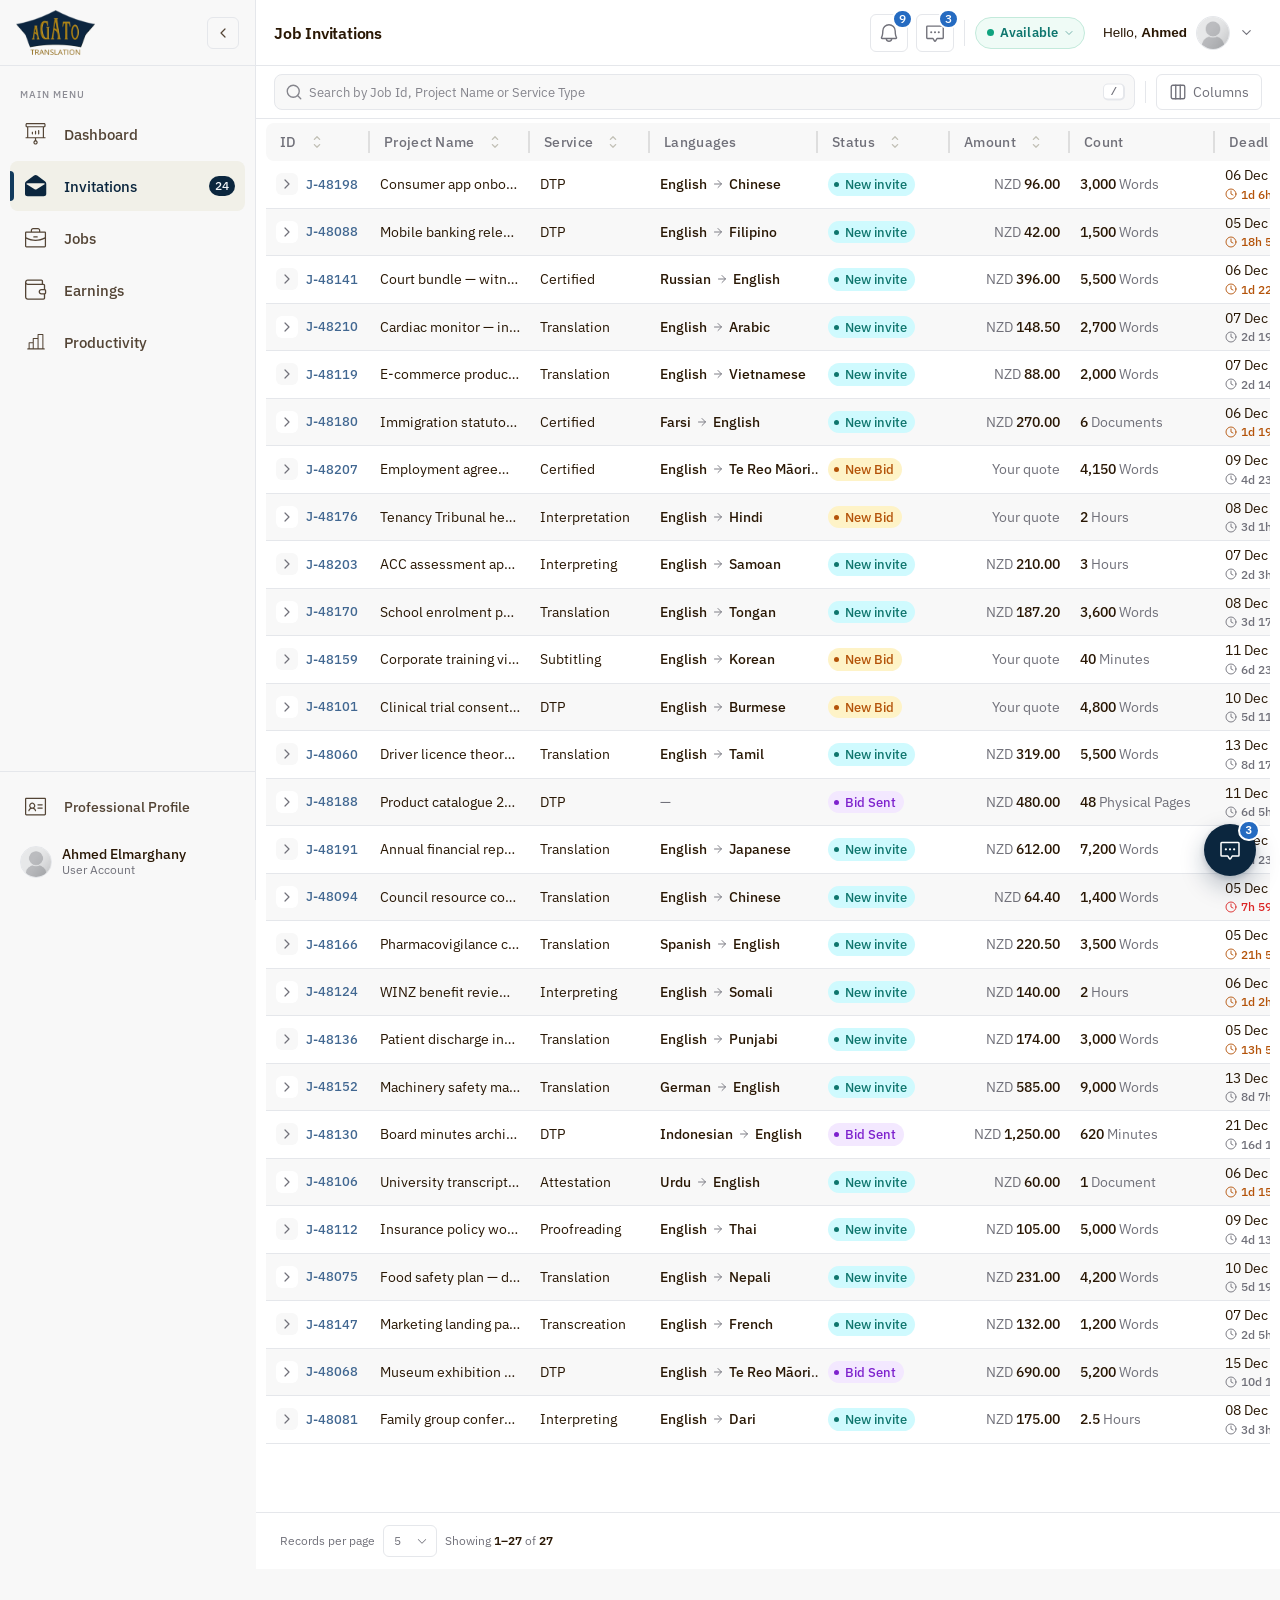
<file: index.html>
<!DOCTYPE html>
<html lang="en">
<head>
  <meta charset="utf-8">
  <meta name="viewport" content="width=device-width, initial-scale=1">
  <title>Resource Portal — redesign preview</title>
  <link rel="icon" href="assets/img/logo.png">
  <meta http-equiv="refresh" content="0; url=invitations.html">
  <link rel="canonical" href="invitations.html">
</head>
<body>
  <p style="font-family: sans-serif; padding: 24px;">
    Opening the preview… if nothing happens, <a href="invitations.html">open Job Invitations</a>.
  </p>
  <script>location.replace("invitations.html");</script>
</body>
</html>
</file>
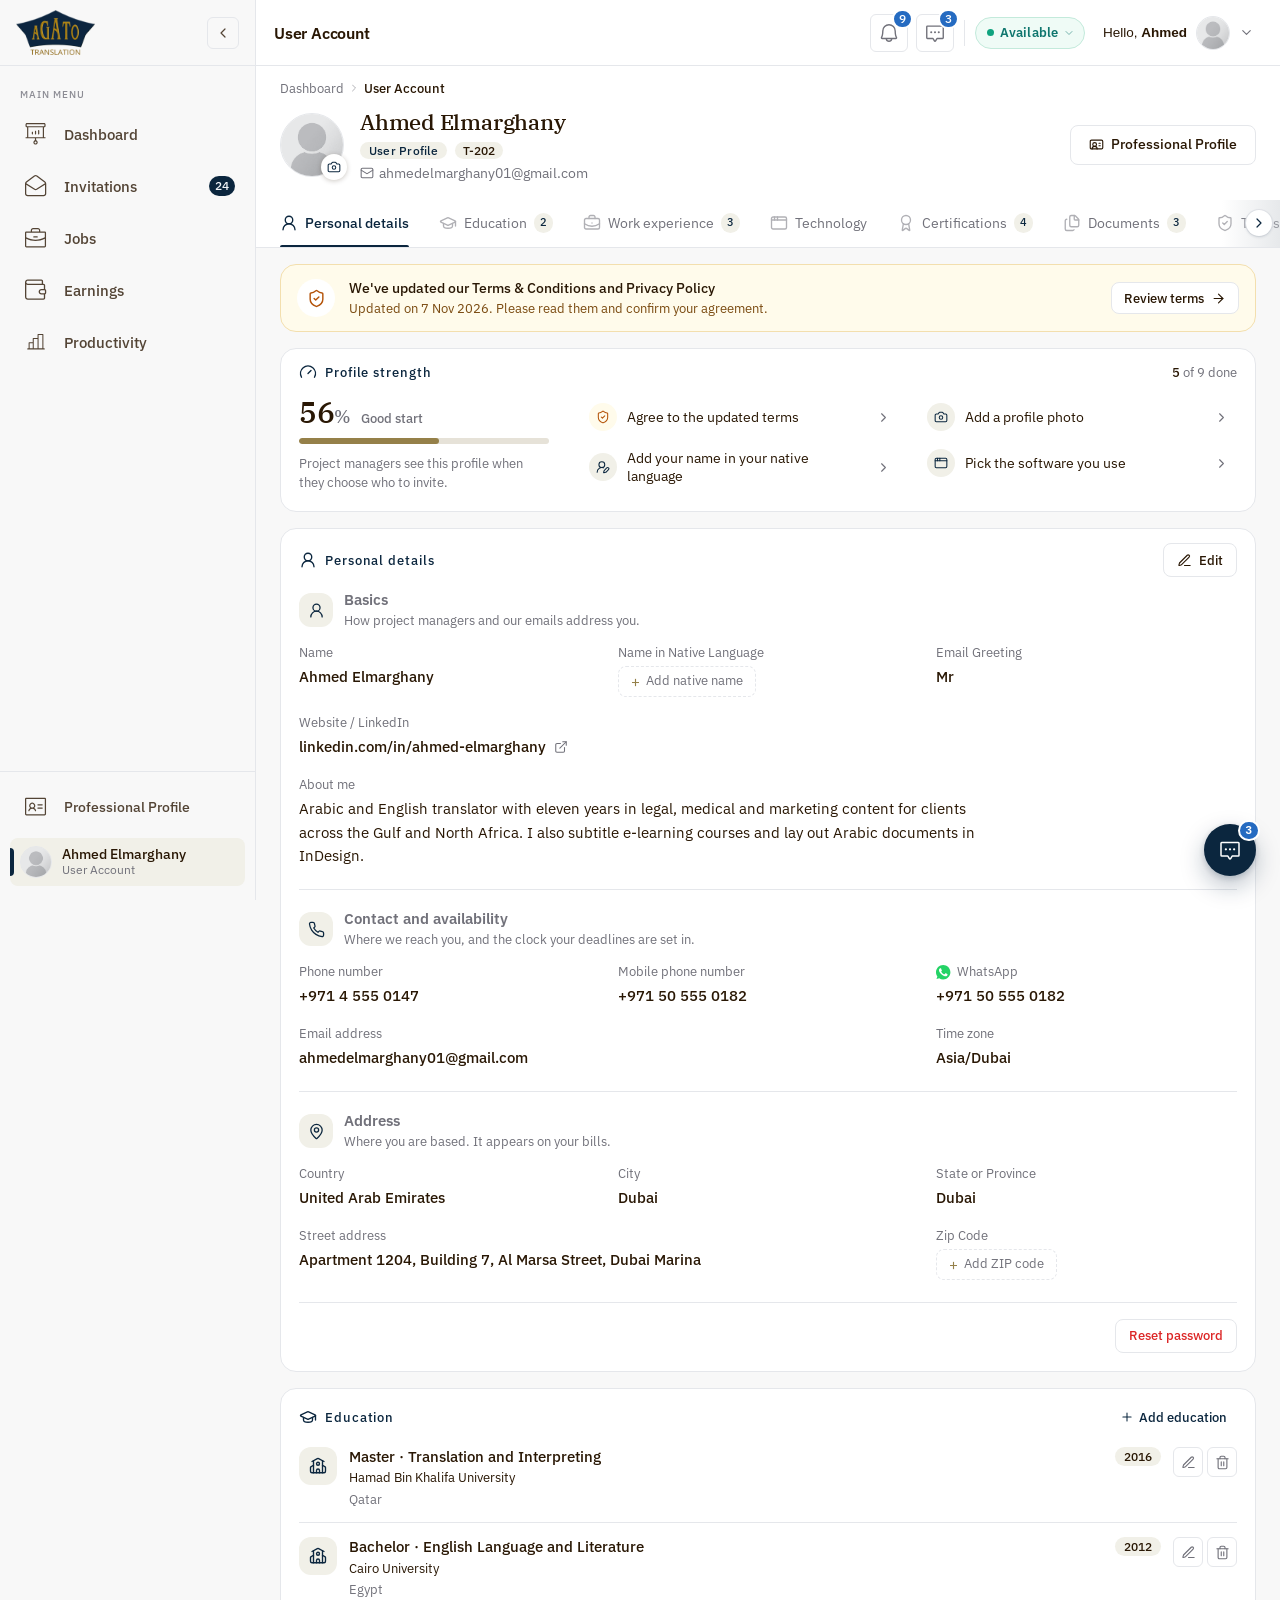
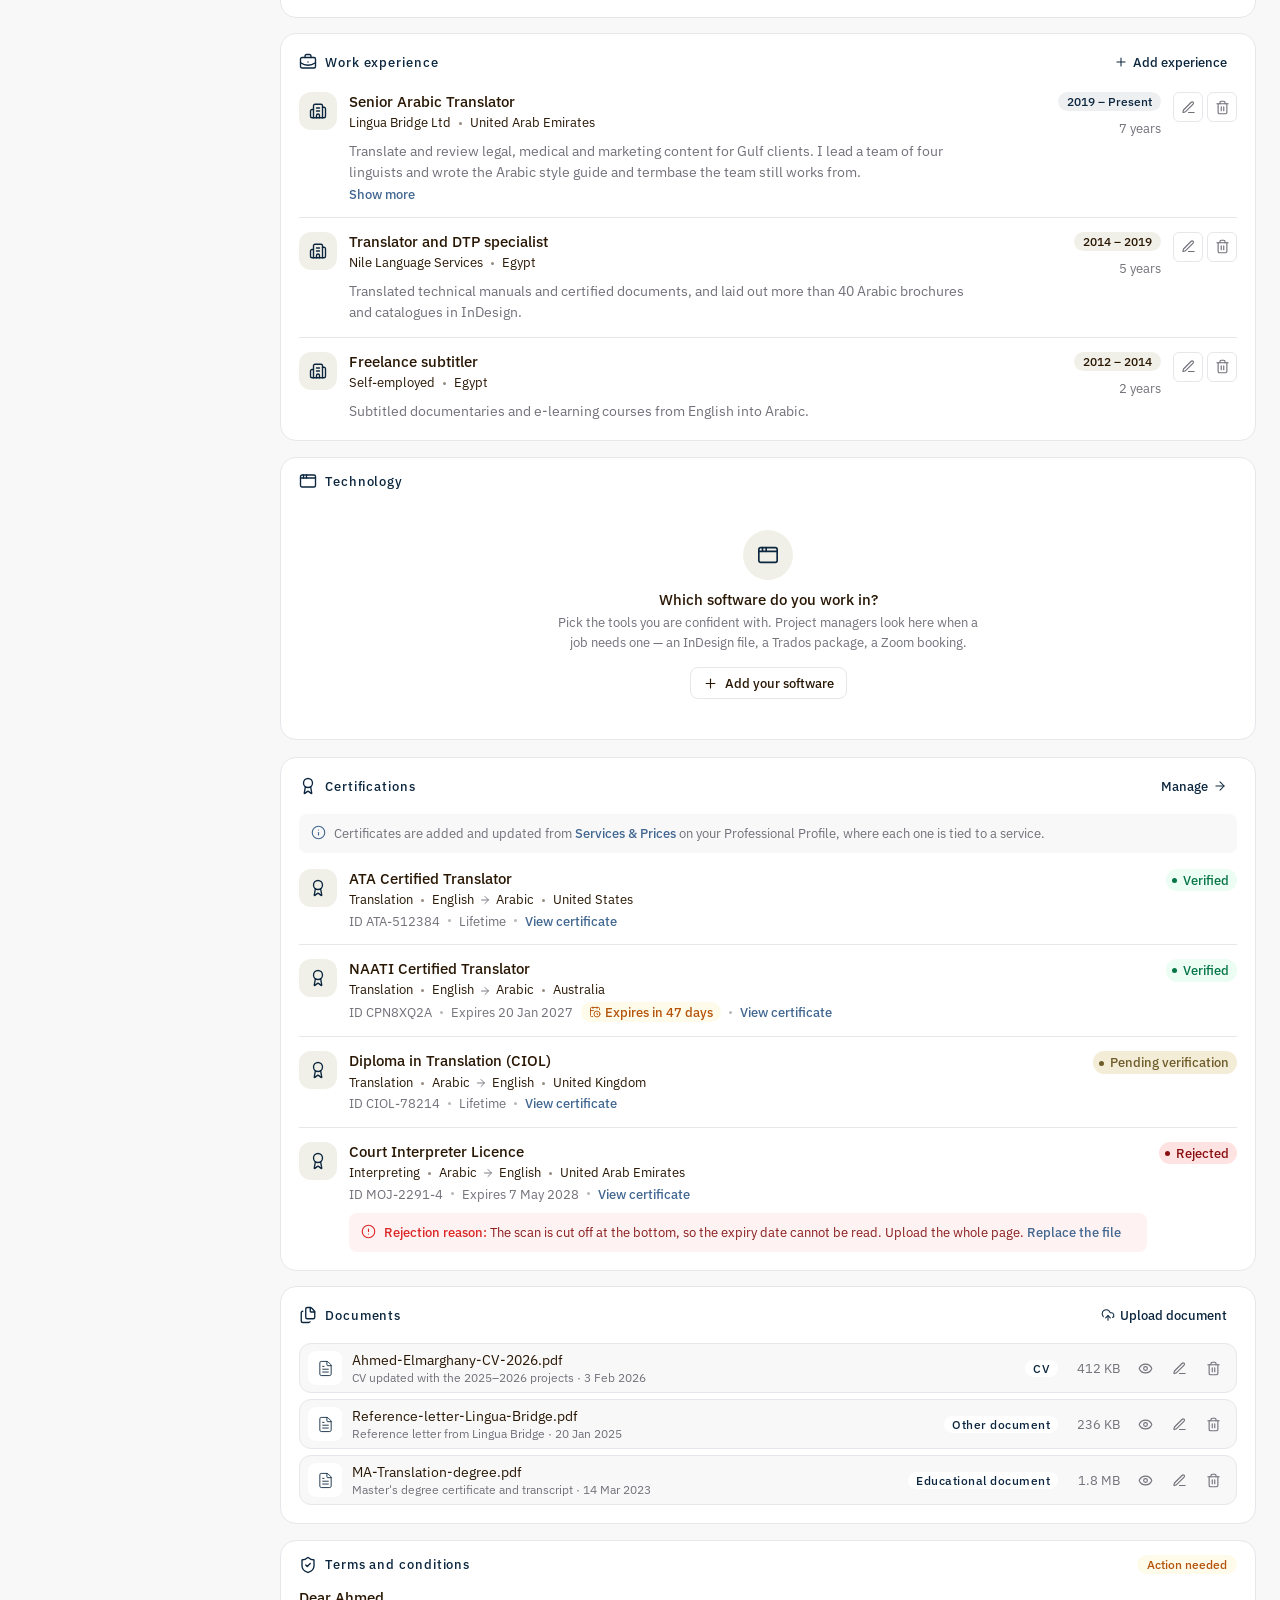
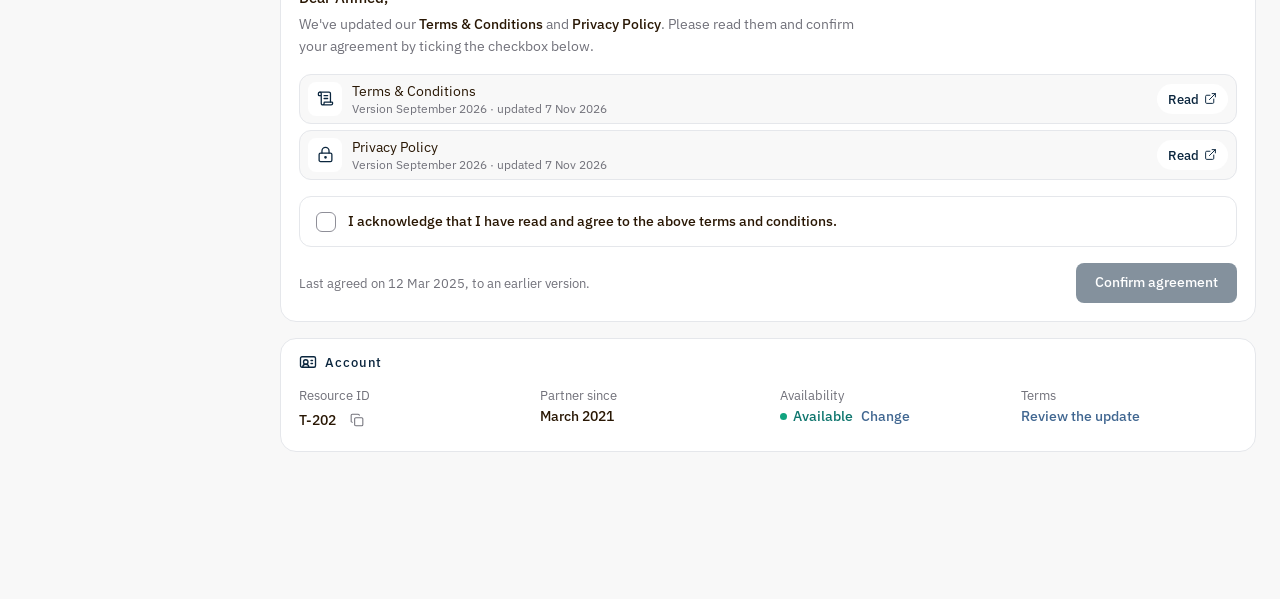
<file: account.html>
<!DOCTYPE html>
<html lang="en">
<head>
  <meta charset="utf-8">
  <meta name="viewport" content="width=device-width, initial-scale=1">
  <title>User Account · Resource Portal</title>
  <meta name="description" content="Redesign preview of the AGATO resource portal — the resource's own profile.">
  <link rel="icon" href="assets/img/logo.png">

  <link rel="stylesheet" href="assets/css/variables.css">
  <link rel="stylesheet" href="assets/css/base.css">
  <link rel="stylesheet" href="assets/css/sidebar.css">
  <link rel="stylesheet" href="assets/css/topbar.css">
  <link rel="stylesheet" href="assets/css/notifications.css">
  <link rel="stylesheet" href="assets/css/messenger.css">
  <link rel="stylesheet" href="assets/css/navigation-tabs.css">
  <link rel="stylesheet" href="assets/css/status.css">
  <link rel="stylesheet" href="assets/css/logout-modal.css">
  <link rel="stylesheet" href="assets/css/account.css">
  <link rel="stylesheet" href="assets/css/password-modal.css">
</head>
<body>

  <!-- Sidebar + topbar + modals are injected here by assets/js/layout.js -->
  <div id="rp-layout" data-page="account" data-title="User Account"></div>

  <main class="rp-page rp-acctpage">

    <!-- Photo, name, resource ID and the Professional Profile link — filled by account.js -->
    <header class="rp-accthead" id="rpAcctHead"></header>

    <!-- Section tabs, used as a jump list like the job page -->
    <nav class="navigation-tabs rp-accttabs" id="rpAcctNav" aria-label="Profile sections">
      <span class="rp-accttabs__bg" aria-hidden="true"></span>
      <button class="navigation-tabs-fade-left" type="button" aria-label="Scroll tabs left" tabindex="-1" aria-hidden="true">
        <span class="navigation-tabs-chevron" data-rp-icon="chevron-left"></span>
      </button>
      <div class="navigation-tabs-inner" id="rpAcctTabs"></div>
      <button class="navigation-tabs-fade-right" type="button" aria-label="Scroll tabs right" tabindex="-1" aria-hidden="true">
        <span class="navigation-tabs-chevron" data-rp-icon="chevron-right"></span>
      </button>
    </nav>

    <!-- Sections on the left, profile strength and the account facts on the right -->
    <div class="rp-acctwrap">
      <div class="rp-acct" id="rpAcct"></div>
    </div>

  </main>

  <!-- Every dialog on the page shares this one: photo, education, work, document, password -->
  <div class="rp-modal" id="rpModal" role="dialog" aria-modal="true" aria-labelledby="rpModalTitle" aria-hidden="true">
    <div class="rp-modal__panel" id="rpModalPanel"></div>
  </div>

  <script src="assets/js/icons.js"></script>
  <script src="assets/js/data.js"></script>
  <script src="assets/js/layout.js"></script>
  <script src="assets/js/notifications.js"></script>
  <script src="assets/js/messenger.js"></script>
  <script src="assets/js/navigation-tabs.js"></script>
  <script src="assets/js/password-policy.js"></script>
  <script src="assets/js/account.js"></script>
</body>
</html>
</file>
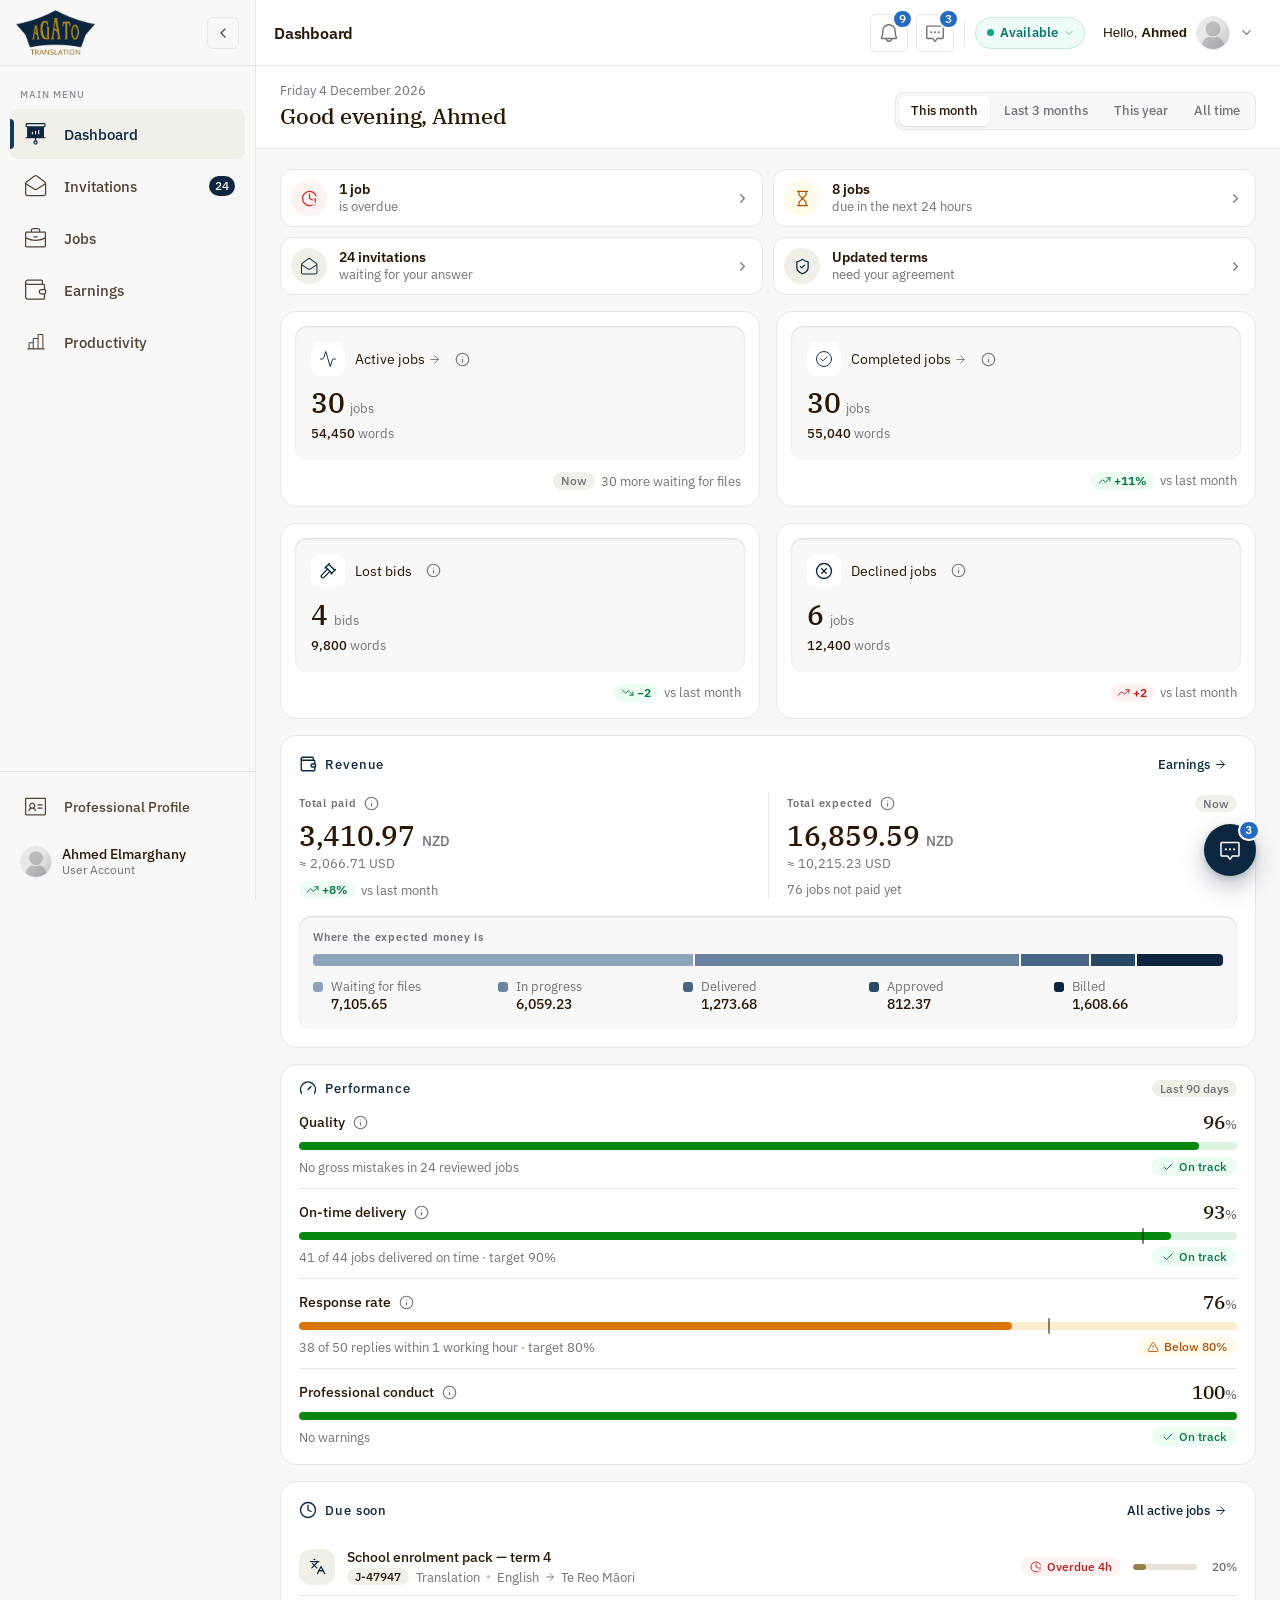
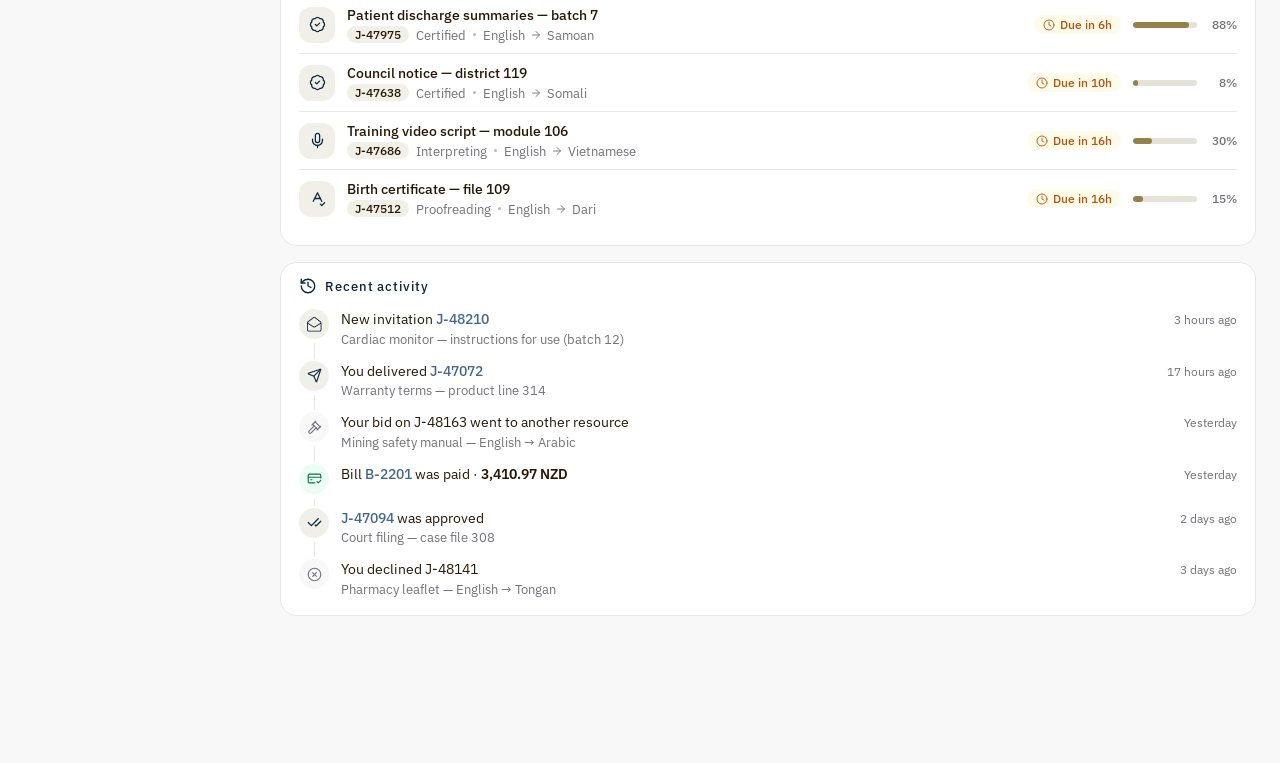
<file: dashboard.html>
<!DOCTYPE html>
<html lang="en">
<head>
  <meta charset="utf-8">
  <meta name="viewport" content="width=device-width, initial-scale=1">
  <title>Dashboard · Resource Portal</title>
  <meta name="description" content="Redesign preview of the AGATO resource portal — the resource's dashboard.">
  <link rel="icon" href="assets/img/logo.png">

  <link rel="stylesheet" href="assets/css/variables.css">
  <link rel="stylesheet" href="assets/css/base.css">
  <link rel="stylesheet" href="assets/css/sidebar.css">
  <link rel="stylesheet" href="assets/css/topbar.css">
  <link rel="stylesheet" href="assets/css/notifications.css">
  <link rel="stylesheet" href="assets/css/messenger.css">
  <link rel="stylesheet" href="assets/css/logout-modal.css">
  <link rel="stylesheet" href="assets/css/dashboard.css">
</head>
<body>

  <!-- Sidebar + topbar + modals are injected here by assets/js/layout.js -->
  <div id="rp-layout" data-page="dashboard" data-title="Dashboard"></div>

  <main class="rp-page rp-dashpage">

    <!-- Greeting, today's date and the period switch — filled by dashboard.js -->
    <header class="rp-dashhead" id="rpDashHead"></header>

    <!-- Attention, jobs, revenue, performance, due soon and recent activity -->
    <div class="rp-dashwrap">
      <div class="rp-dash" id="rpDash"></div>
    </div>

  </main>

  <!-- One tip for every info button and chart mark on the page -->
  <div class="rp-tip" id="rpTip" role="tooltip" hidden></div>

  <script src="assets/js/icons.js"></script>
  <script src="assets/js/data.js"></script>
  <script src="assets/js/layout.js"></script>
  <script src="assets/js/notifications.js"></script>
  <script src="assets/js/messenger.js"></script>
  <script src="assets/js/dashboard.js"></script>
</body>
</html>
</file>
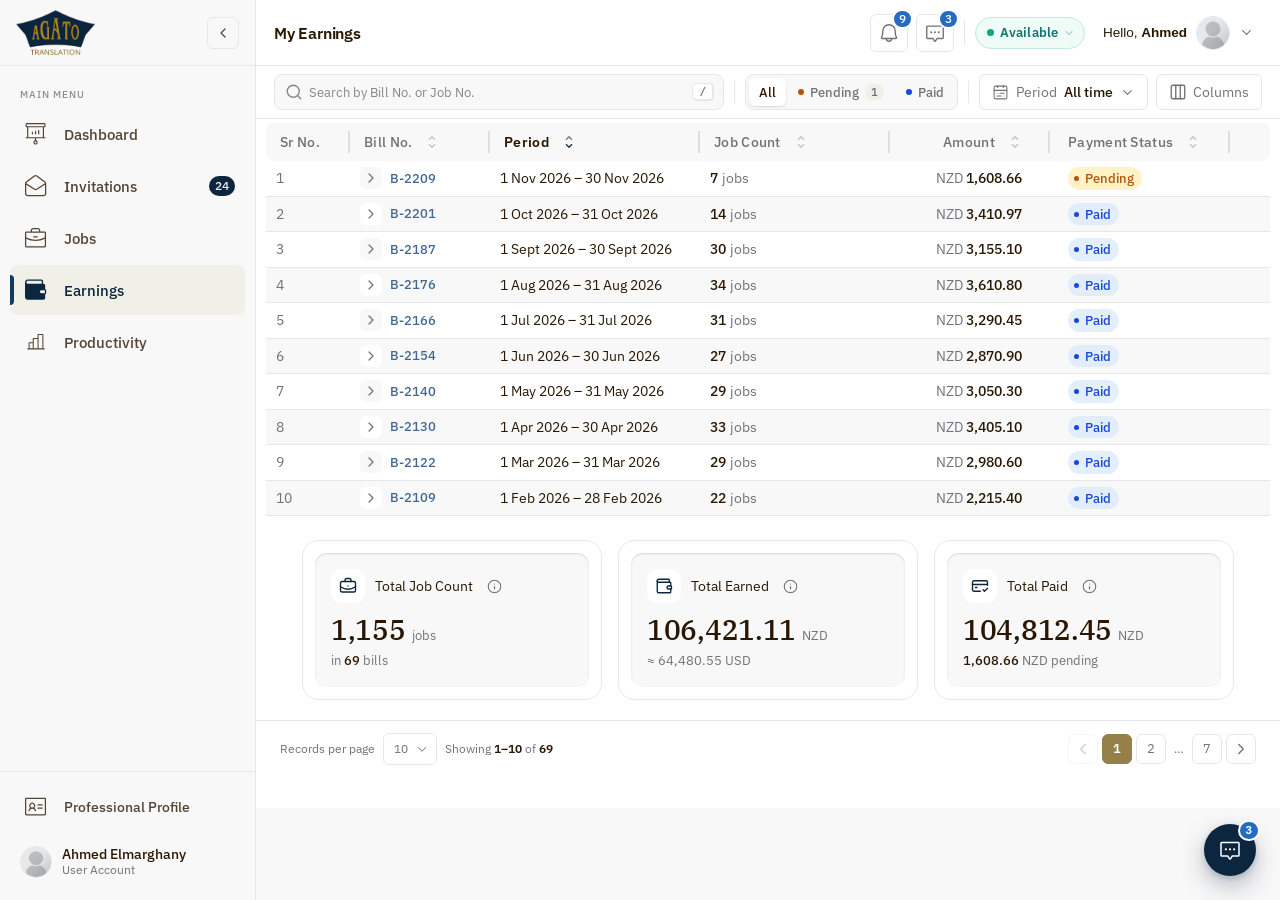
<file: earnings.html>
<!DOCTYPE html>
<html lang="en">
<head>
  <meta charset="utf-8">
  <meta name="viewport" content="width=device-width, initial-scale=1">
  <title>My Earnings · Resource Portal</title>
  <meta name="description" content="Redesign preview of the AGATO resource portal — My Earnings.">
  <link rel="icon" href="assets/img/logo.png">

  <link rel="stylesheet" href="assets/css/variables.css">
  <link rel="stylesheet" href="assets/css/base.css">
  <link rel="stylesheet" href="assets/css/sidebar.css">
  <link rel="stylesheet" href="assets/css/topbar.css">
  <link rel="stylesheet" href="assets/css/notifications.css">
  <link rel="stylesheet" href="assets/css/messenger.css">
  <link rel="stylesheet" href="assets/css/toolbar.css">
  <link rel="stylesheet" href="assets/css/table.css">
  <link rel="stylesheet" href="assets/css/status.css">
  <link rel="stylesheet" href="assets/css/pagination.css">
  <link rel="stylesheet" href="assets/css/columns-modal.css">
  <link rel="stylesheet" href="assets/css/logout-modal.css">
  <link rel="stylesheet" href="assets/css/earnings.css">
</head>
<body>

  <!-- Sidebar + topbar + modals are injected here by assets/js/layout.js -->
  <div id="rp-layout" data-page="earnings" data-title="My Earnings"></div>

  <main class="rp-page">

    <section id="rp-earnings-table">

      <!-- Toolbar -->
      <div class="dashboard_toolbar-row rp-earn-toolbar">
        <div class="dashboard_toolbar-search-wrap">
          <span data-rp-icon="search"></span>
          <input
            class="dashboard_toolbar-search-input"
            id="search-input"
            type="text"
            placeholder="Search by Bill No. or Job No."
            aria-label="Search by bill number or job number"
            autocomplete="off">
          <kbd class="rp-kbd">/</kbd>
          <button class="rp-clear-search" id="rpClearSearch" type="button" aria-label="Clear search">
            <span data-rp-icon="close"></span>
          </button>
        </div>

        <div class="dashboard_toolbar-divider rp-earn-toolbar__divider"></div>

        <div class="rp-segmented rp-status-filter" id="rpStatus" role="group" aria-label="Filter by payment status"></div>

        <div class="dashboard_toolbar-divider rp-earn-toolbar__divider"></div>

        <!-- The period sits with Columns, at the end of the row -->
        <div class="rp-earn-tools">
          <div class="rp-period-filter" id="rpPeriod"></div>

          <button class="dashboard_toolbar-btn" id="rpColumnsBtn" type="button" title="Choose columns">
            <span data-rp-icon="columns"></span>
            <span class="text-label">Columns</span>
          </button>
        </div>
      </div>

      <!-- Table -->
      <div class="wrapper">
        <div class="table-wrap" id="scrollContainer">
          <table id="new-customized-table" class="table" data-table="rp-my-earnings">
            <colgroup></colgroup>
            <thead><tr></tr></thead>
            <tbody></tbody>
          </table>
        </div>

        <!-- Totals of every bill the filters and search let through, on all pages -->
        <div class="rp-totals" id="rpTotals"></div>

        <div class="cu-pagination-bar" id="rpPagination"></div>
      </div>

    </section>
  </main>

  <!-- One tip for the totals' info buttons and the status pills -->
  <div class="rp-tip" id="rpTip" role="tooltip" hidden></div>

  <script src="assets/js/icons.js"></script>
  <script src="assets/js/data.js"></script>
  <script src="assets/js/layout.js"></script>
  <script src="assets/js/notifications.js"></script>
  <script src="assets/js/messenger.js"></script>
  <script src="assets/js/columns-modal.js"></script>
  <script src="assets/js/earnings.js"></script>
</body>
</html>
</file>
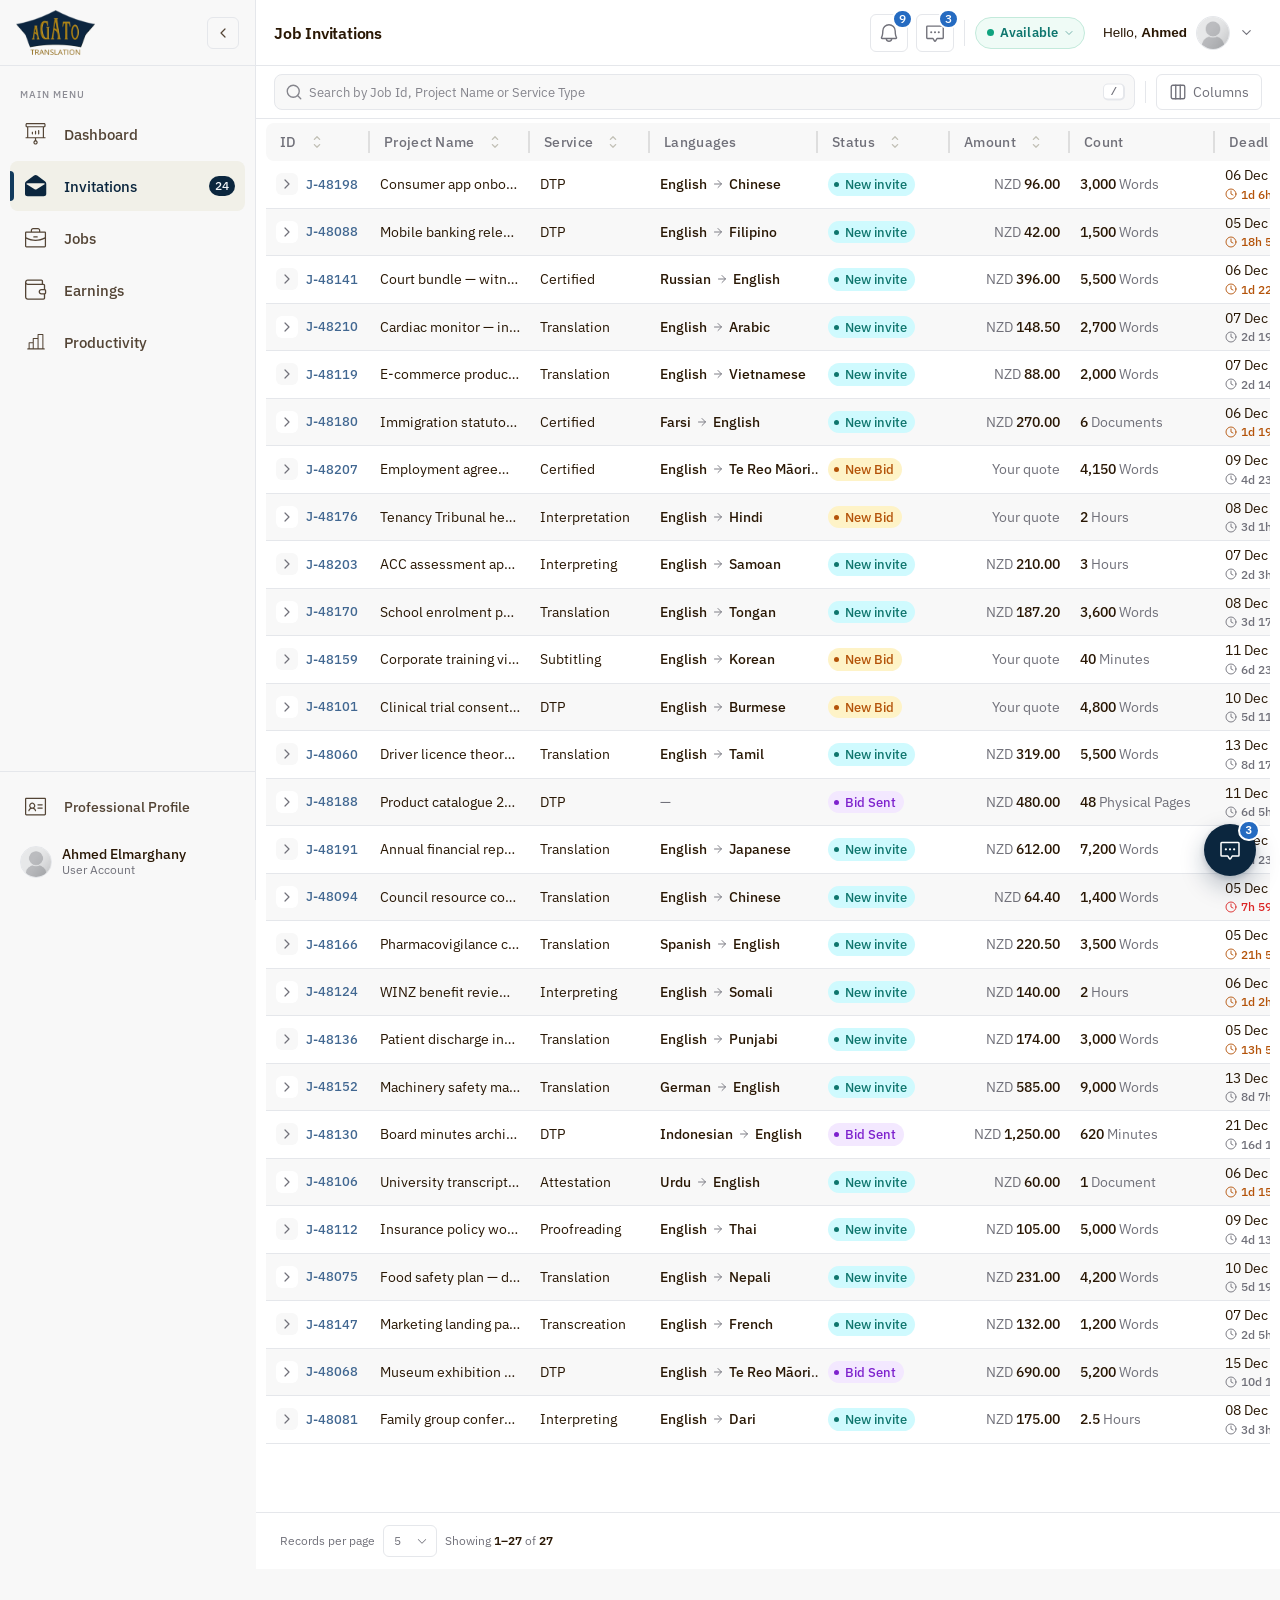
<file: invitations.html>
<!DOCTYPE html>
<html lang="en">
<head>
  <meta charset="utf-8">
  <meta name="viewport" content="width=device-width, initial-scale=1">
  <title>Job Invitations · Resource Portal</title>
  <meta name="description" content="Redesign preview of the AGATO resource portal — Job Invitations.">
  <link rel="icon" href="assets/img/logo.png">

  <link rel="stylesheet" href="assets/css/variables.css">
  <link rel="stylesheet" href="assets/css/base.css">
  <link rel="stylesheet" href="assets/css/sidebar.css">
  <link rel="stylesheet" href="assets/css/topbar.css">
  <link rel="stylesheet" href="assets/css/notifications.css">
  <link rel="stylesheet" href="assets/css/messenger.css">
  <link rel="stylesheet" href="assets/css/toolbar.css">
  <link rel="stylesheet" href="assets/css/table.css">
  <link rel="stylesheet" href="assets/css/status.css">
  <link rel="stylesheet" href="assets/css/pagination.css">
  <link rel="stylesheet" href="assets/css/columns-modal.css">
  <link rel="stylesheet" href="assets/css/logout-modal.css">
  <link rel="stylesheet" href="assets/css/invitations.css">
</head>
<body>

  <!-- Sidebar + topbar + modals are injected here by assets/js/layout.js -->
  <div id="rp-layout" data-page="invitations" data-title="Job Invitations"></div>

  <main class="rp-page">

    <section id="rp-invitations-table">

      <!-- Status filter -->
      <div class="rp-page-head" style="display: none;">
        <div class="rp-segmented" id="rpFilters" role="group" aria-label="Filter invitations by status"></div>
      </div>

      <!-- Toolbar -->
      <div class="dashboard_toolbar-row">
        <div class="dashboard_toolbar-search-wrap">
          <span data-rp-icon="search"></span>
          <input
            class="dashboard_toolbar-search-input"
            id="search-input"
            type="text"
            placeholder="Search by Job Id, Project Name or Service Type"
            aria-label="Search invitations"
            autocomplete="off">
          <kbd class="rp-kbd">/</kbd>
          <button class="rp-clear-search" id="rpClearSearch" type="button" aria-label="Clear search">
            <span data-rp-icon="close"></span>
          </button>
        </div>

        <div class="dashboard_toolbar-divider"></div>

        <button class="dashboard_toolbar-btn" id="rpColumnsBtn" type="button" title="Choose columns">
          <span data-rp-icon="columns"></span>
          <span class="text-label">Columns</span>
        </button>

        <button class="dashboard_toolbar-btn" id="rpResetBtn" type="button" title="Reset the demo data" style="display: none;">
          <span data-rp-icon="reset"></span>
          <span class="text-label">Reset demo</span>
        </button>
      </div>

      <!-- Table -->
      <div class="wrapper">
        <div class="table-wrap" id="scrollContainer">
          <table id="new-customized-table" class="table" data-table="rp-job-invitations">
            <colgroup></colgroup>
            <thead><tr></tr></thead>
            <tbody></tbody>
          </table>
        </div>

        <div class="cu-pagination-bar" id="rpPagination"></div>
      </div>

    </section>
  </main>

  <script src="assets/js/icons.js"></script>
  <script src="assets/js/data.js"></script>
  <script src="assets/js/layout.js"></script>
  <script src="assets/js/notifications.js"></script>
  <script src="assets/js/messenger.js"></script>
  <script src="assets/js/columns-modal.js"></script>
  <script src="assets/js/invitations.js"></script>
</body>
</html>
</file>
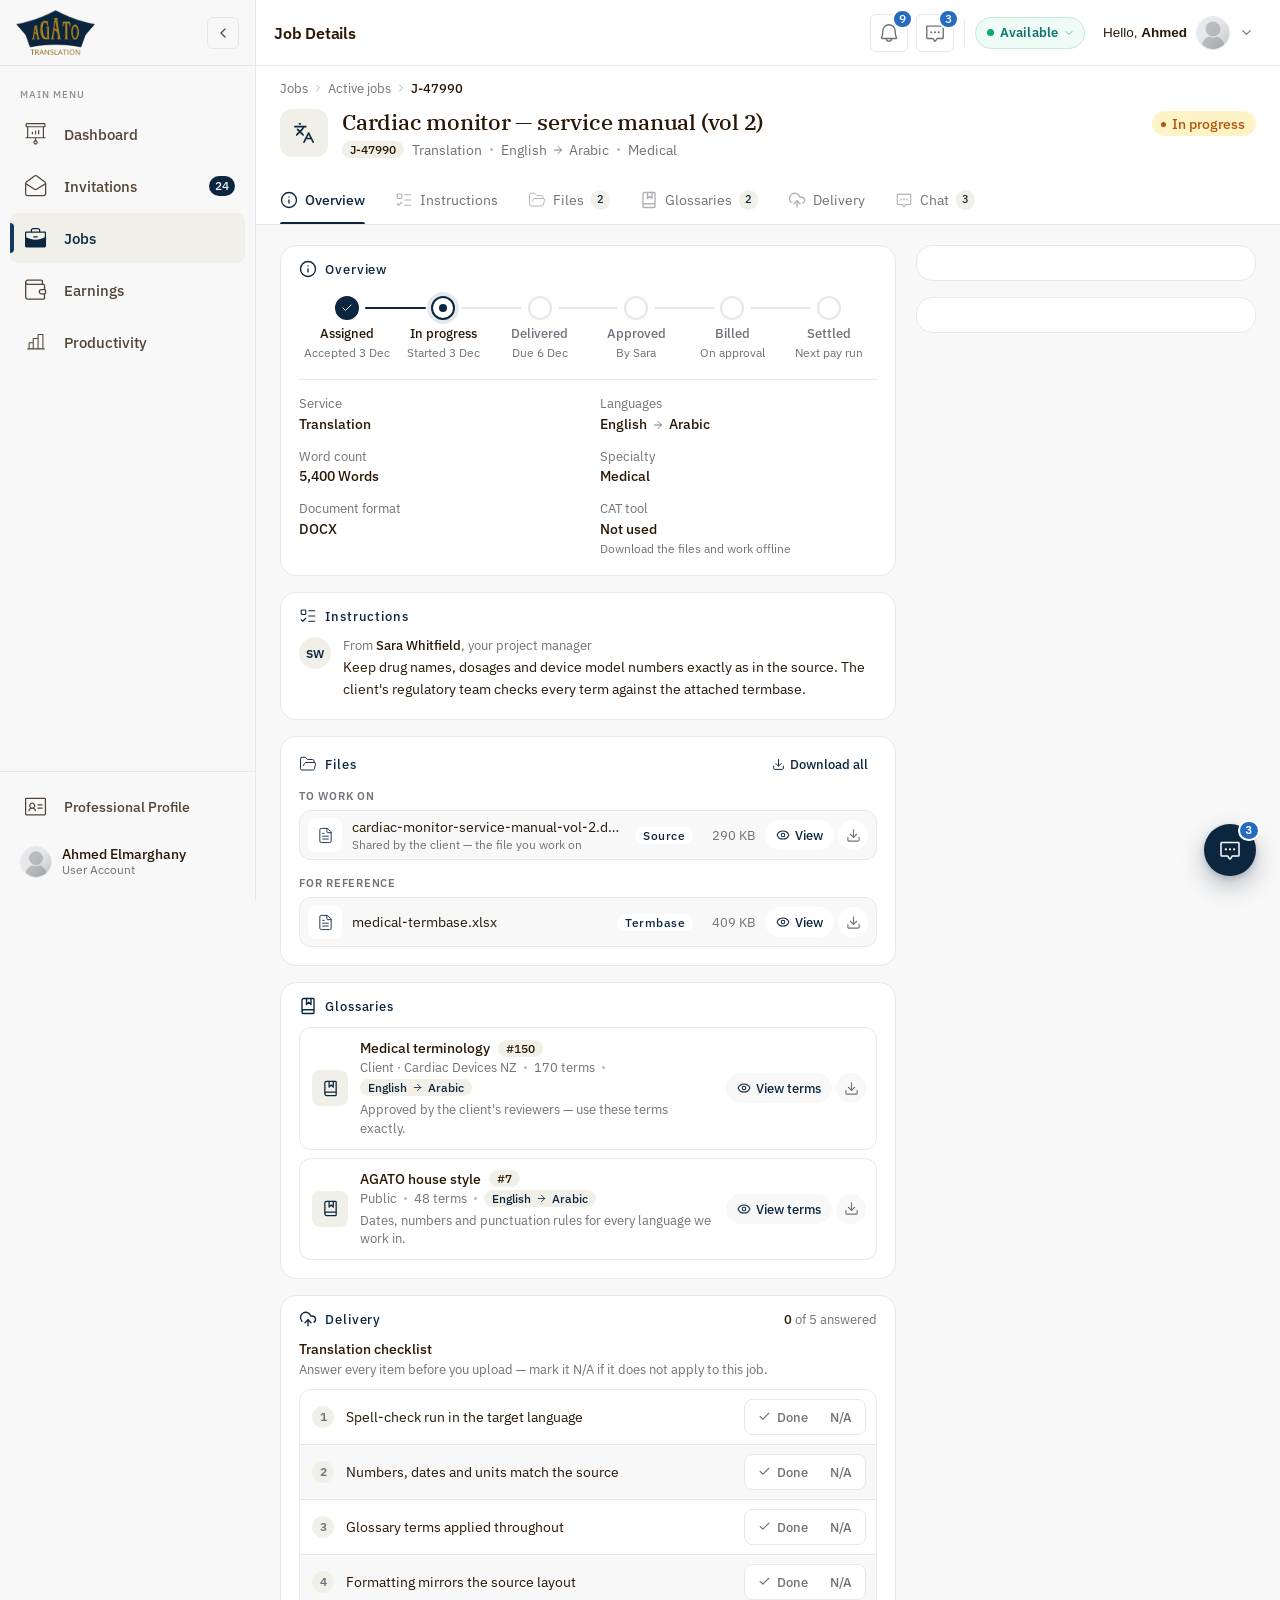
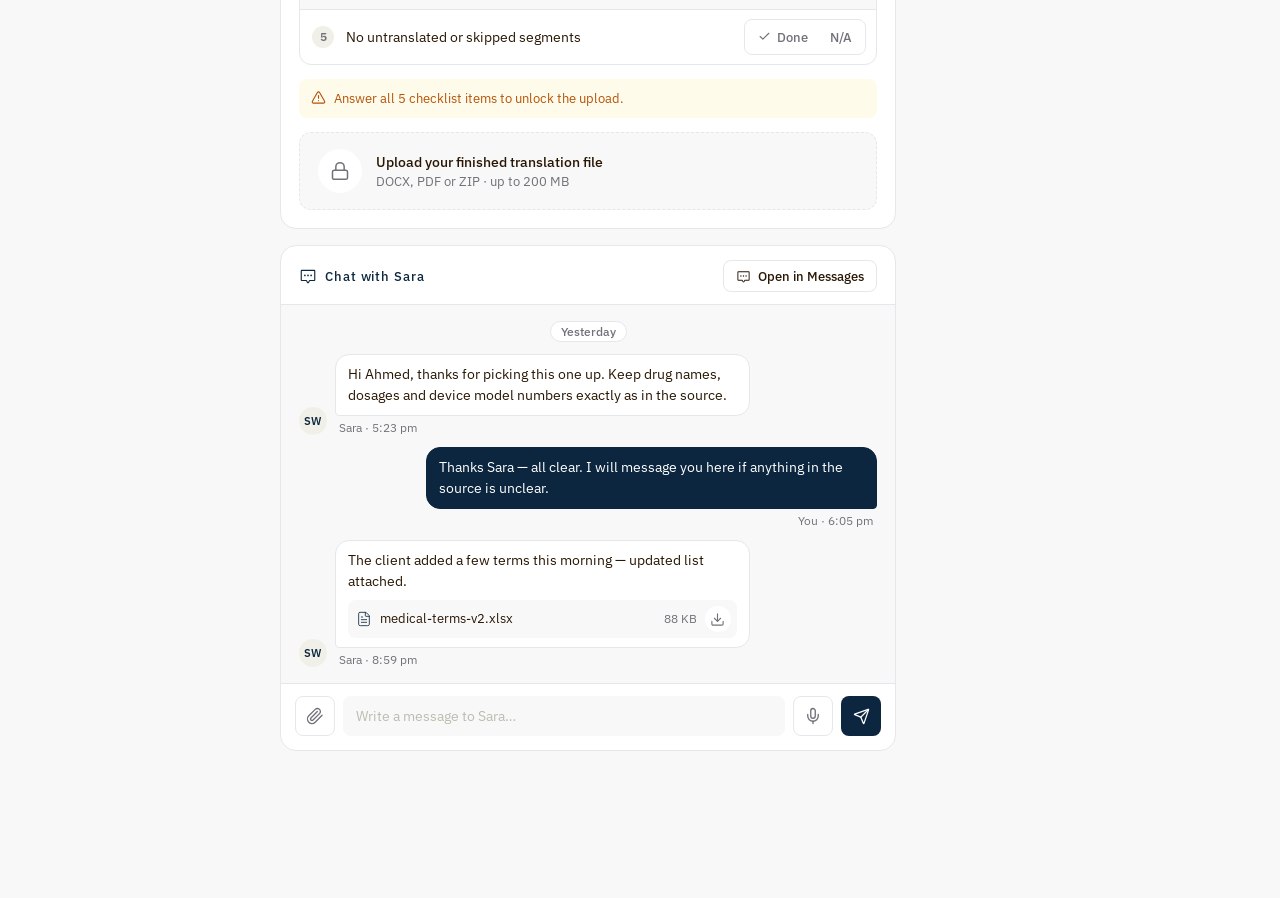
<file: job.html>
<!DOCTYPE html>
<html lang="en">
<head>
  <meta charset="utf-8">
  <meta name="viewport" content="width=device-width, initial-scale=1">
  <title>Job · Resource Portal</title>
  <meta name="description" content="Redesign preview of the AGATO resource portal — a single job.">
  <link rel="icon" href="assets/img/logo.png">

  <link rel="stylesheet" href="assets/css/variables.css">
  <link rel="stylesheet" href="assets/css/base.css">
  <link rel="stylesheet" href="assets/css/sidebar.css">
  <link rel="stylesheet" href="assets/css/topbar.css">
  <link rel="stylesheet" href="assets/css/notifications.css">
  <link rel="stylesheet" href="assets/css/messenger.css">
  <link rel="stylesheet" href="assets/css/navigation-tabs.css">
  <link rel="stylesheet" href="assets/css/status.css">
  <link rel="stylesheet" href="assets/css/logout-modal.css">
  <link rel="stylesheet" href="assets/css/job.css">
</head>
<body>

  <!-- Sidebar + topbar + modals are injected here by assets/js/layout.js -->
  <div id="rp-layout" data-page="jobs" data-title="Job Details"></div>

  <main class="rp-page rp-jobpage">

    <!-- Title, breadcrumb and status — filled by job.js -->
    <header class="rp-jobhead" id="rpJobHead"></header>

    <!-- Section tabs: the Orders nav again, used as a jump list -->
    <nav class="navigation-tabs rp-jobtabs" id="rpJobNav" aria-label="Job sections">
      <button class="navigation-tabs-fade-left" type="button" aria-label="Scroll tabs left" tabindex="-1" aria-hidden="true">
        <span class="navigation-tabs-chevron" data-rp-icon="chevron-left"></span>
      </button>
      <div class="navigation-tabs-inner" id="rpJobTabs"></div>
      <button class="navigation-tabs-fade-right" type="button" aria-label="Scroll tabs right" tabindex="-1" aria-hidden="true">
        <span class="navigation-tabs-chevron" data-rp-icon="chevron-right"></span>
      </button>
    </nav>

    <!-- Cards on the left, payout and project manager on the right -->
    <div class="rp-jobwrap">
      <div class="rp-job" id="rpJob"></div>
    </div>

  </main>

  <!-- File viewer and the start-job notice share one modal -->
  <div class="rp-modal" id="rpModal" role="dialog" aria-modal="true" aria-labelledby="rpModalTitle" aria-hidden="true">
    <div class="rp-modal__panel" id="rpModalPanel"></div>
  </div>

  <script src="assets/js/icons.js"></script>
  <script src="assets/js/data.js"></script>
  <script src="assets/js/layout.js"></script>
  <script src="assets/js/notifications.js"></script>
  <script src="assets/js/messenger.js"></script>
  <script src="assets/js/navigation-tabs.js"></script>
  <script src="assets/js/job.js"></script>
</body>
</html>
</file>
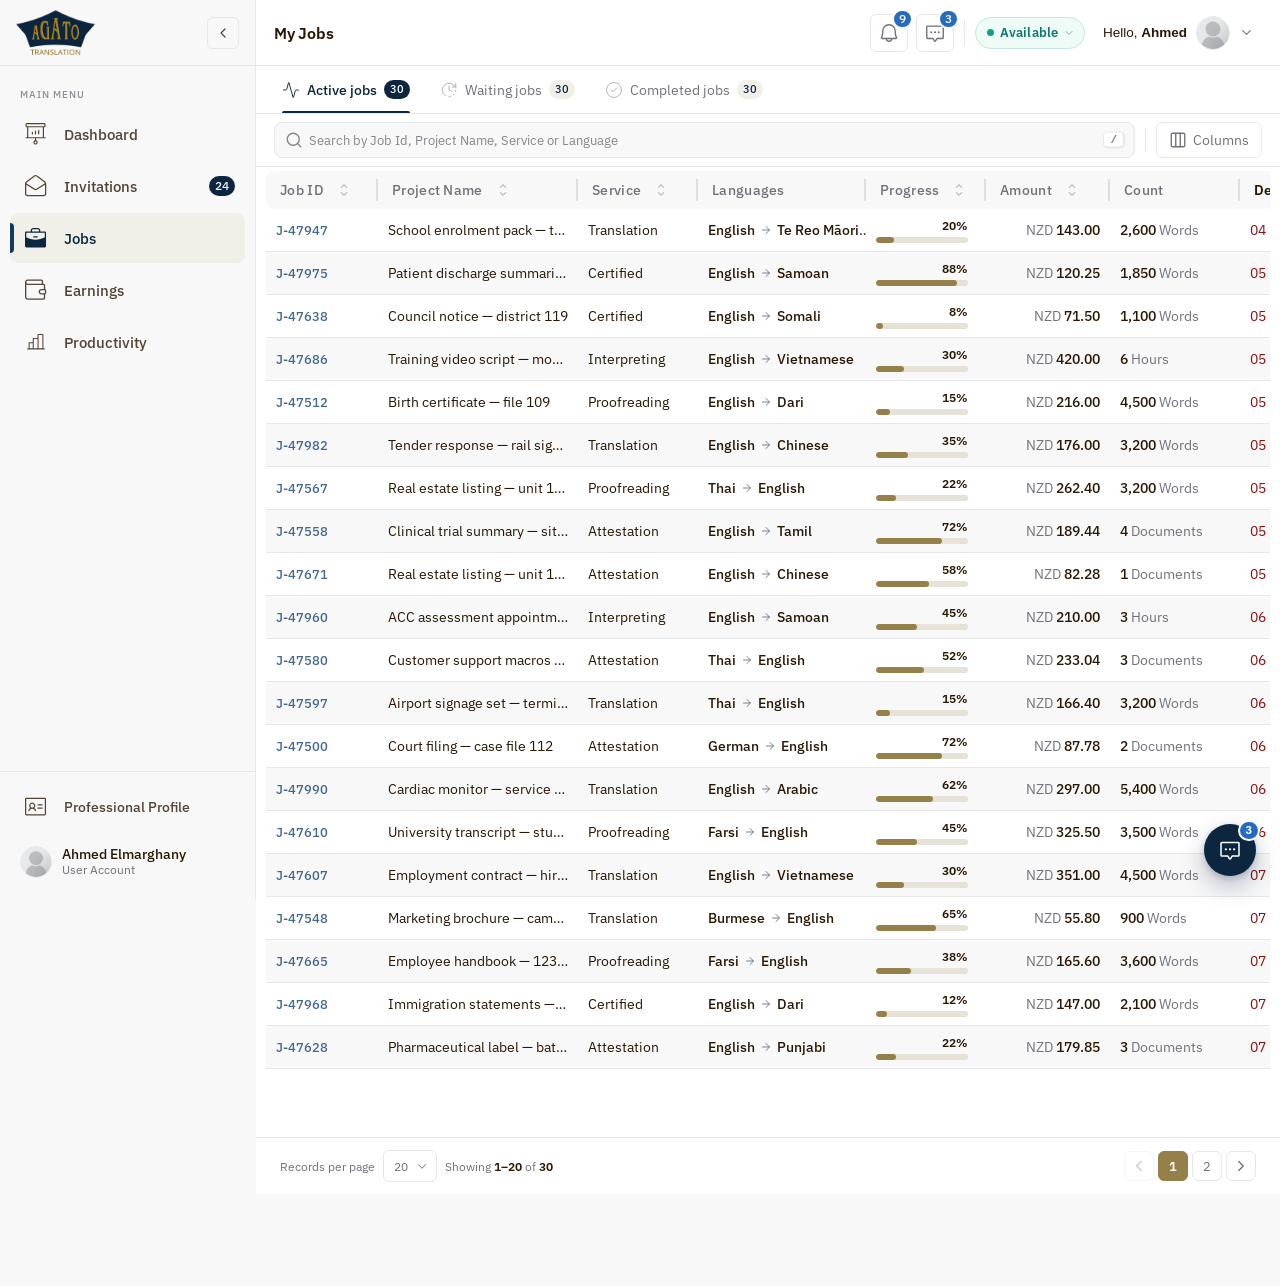
<file: jobs.html>
<!DOCTYPE html>
<html lang="en">
<head>
  <meta charset="utf-8">
  <meta name="viewport" content="width=device-width, initial-scale=1">
  <title>My Jobs · Resource Portal</title>
  <meta name="description" content="Redesign preview of the AGATO resource portal — My Jobs.">
  <link rel="icon" href="assets/img/logo.png">

  <link rel="stylesheet" href="assets/css/variables.css">
  <link rel="stylesheet" href="assets/css/base.css">
  <link rel="stylesheet" href="assets/css/sidebar.css">
  <link rel="stylesheet" href="assets/css/topbar.css">
  <link rel="stylesheet" href="assets/css/notifications.css">
  <link rel="stylesheet" href="assets/css/messenger.css">
  <link rel="stylesheet" href="assets/css/navigation-tabs.css">
  <link rel="stylesheet" href="assets/css/toolbar.css">
  <link rel="stylesheet" href="assets/css/table.css">
  <link rel="stylesheet" href="assets/css/status.css">
  <link rel="stylesheet" href="assets/css/pagination.css">
  <link rel="stylesheet" href="assets/css/columns-modal.css">
  <link rel="stylesheet" href="assets/css/logout-modal.css">
  <link rel="stylesheet" href="assets/css/jobs.css">
</head>
<body>

  <!-- Sidebar + topbar + modals are injected here by assets/js/layout.js -->
  <div id="rp-layout" data-page="jobs" data-title="My Jobs"></div>

  <main class="rp-page">

    <section id="rp-jobs-table">

      <!-- Tabs — the customer Orders nav, filled by jobs.js -->
      <nav class="navigation-tabs">
        <button class="navigation-tabs-fade-left" type="button" aria-label="Scroll tabs left" tabindex="-1" aria-hidden="true">
          <span class="navigation-tabs-chevron" data-rp-icon="chevron-left"></span>
        </button>
        <div class="navigation-tabs-inner" id="rpJobTabs" role="tablist" aria-label="Filter jobs by stage"></div>
        <button class="navigation-tabs-fade-right" type="button" aria-label="Scroll tabs right" tabindex="-1" aria-hidden="true">
          <span class="navigation-tabs-chevron" data-rp-icon="chevron-right"></span>
        </button>
      </nav>

      <!-- Toolbar -->
      <div class="dashboard_toolbar-row">
        <div class="dashboard_toolbar-search-wrap">
          <span data-rp-icon="search"></span>
          <input
            class="dashboard_toolbar-search-input"
            id="search-input"
            type="text"
            placeholder="Search by Job Id, Project Name, Service or Language"
            aria-label="Search jobs"
            autocomplete="off">
          <kbd class="rp-kbd">/</kbd>
          <button class="rp-clear-search" id="rpClearSearch" type="button" aria-label="Clear search">
            <span data-rp-icon="close"></span>
          </button>
        </div>

        <div class="dashboard_toolbar-divider"></div>

        <button class="dashboard_toolbar-btn" id="rpColumnsBtn" type="button" title="Choose columns">
          <span data-rp-icon="columns"></span>
          <span class="text-label">Columns</span>
        </button>
      </div>

      <!-- Table -->
      <div class="wrapper">
        <div class="table-wrap" id="scrollContainer">
          <table id="new-customized-table" class="table" data-table="rp-my-jobs">
            <colgroup></colgroup>
            <thead><tr></tr></thead>
            <tbody></tbody>
          </table>
        </div>

        <div class="cu-pagination-bar" id="rpPagination"></div>
      </div>

    </section>
  </main>

  <script src="assets/js/icons.js"></script>
  <script src="assets/js/data.js"></script>
  <script src="assets/js/layout.js"></script>
  <script src="assets/js/notifications.js"></script>
  <script src="assets/js/messenger.js"></script>
  <script src="assets/js/columns-modal.js"></script>
  <script src="assets/js/navigation-tabs.js"></script>
  <script src="assets/js/jobs.js"></script>
</body>
</html>
</file>
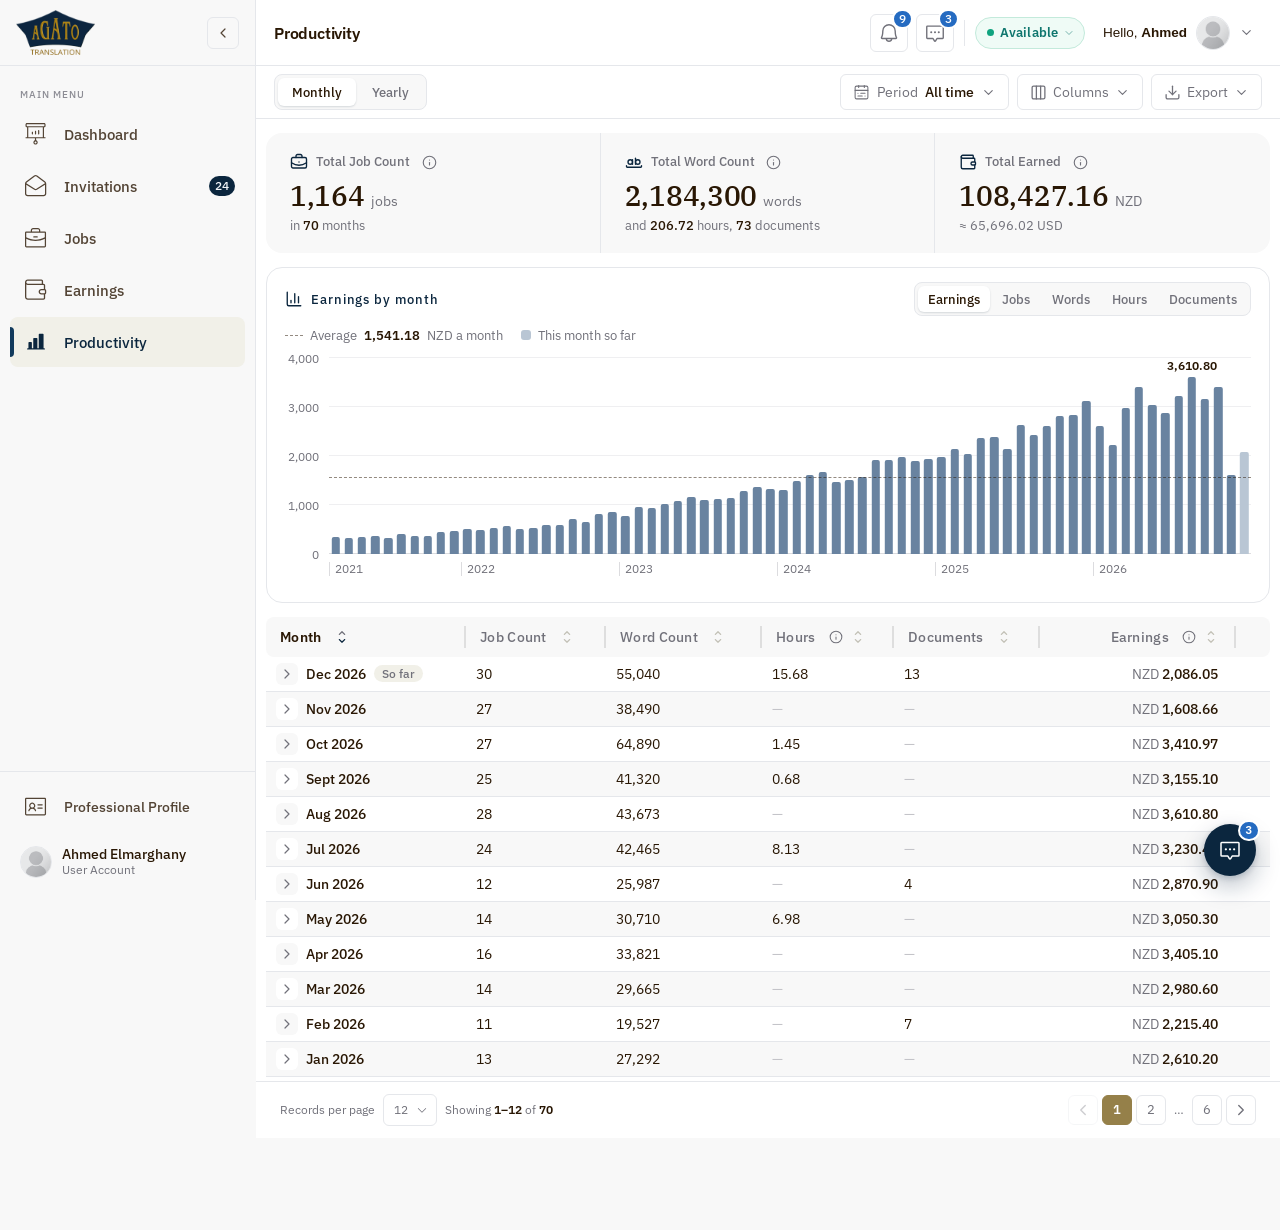
<file: productivity.html>
<!DOCTYPE html>
<html lang="en">
<head>
  <meta charset="utf-8">
  <meta name="viewport" content="width=device-width, initial-scale=1">
  <title>Productivity · Resource Portal</title>
  <meta name="description" content="Redesign preview of the AGATO resource portal — Productivity.">
  <link rel="icon" href="assets/img/logo.png">

  <link rel="stylesheet" href="assets/css/variables.css">
  <link rel="stylesheet" href="assets/css/base.css">
  <link rel="stylesheet" href="assets/css/sidebar.css">
  <link rel="stylesheet" href="assets/css/topbar.css">
  <link rel="stylesheet" href="assets/css/notifications.css">
  <link rel="stylesheet" href="assets/css/messenger.css">
  <link rel="stylesheet" href="assets/css/toolbar.css">
  <link rel="stylesheet" href="assets/css/table.css">
  <link rel="stylesheet" href="assets/css/pagination.css">
  <link rel="stylesheet" href="assets/css/logout-modal.css">
  <link rel="stylesheet" href="assets/css/productivity.css">
</head>
<body>

  <!-- Sidebar + topbar + modals are injected here by assets/js/layout.js -->
  <div id="rp-layout" data-page="productivity" data-title="Productivity"></div>

  <main class="rp-page">

    <section id="rp-productivity">

      <!-- Toolbar: how the rows are grouped, then the period, columns and export at the end -->
      <div class="dashboard_toolbar-row rp-prod-toolbar">
        <div class="rp-segmented rp-view-switch" id="rpView" role="group" aria-label="Group the rows by"></div>
        <!-- A full-timer's base, in the switch's place (productivity.html?as=fulltimer) -->
        <p class="rp-base" id="rpBase" hidden></p>

        <div class="rp-prod-tools">
          <div class="rp-period-filter" id="rpPeriod"></div>

          <!-- Columns: a popover of checkboxes, this page's own rather than the shared modal -->
          <div class="rp-cols" id="rpCols"></div>

          <div class="rp-export" id="rpExport"></div>
        </div>
      </div>

      <div class="wrapper">
        <!-- Totals of every period the view lets through, on all pages: one strip, a line between figures -->
        <div class="rp-sumbar" id="rpTotals"></div>

        <!-- The periods in view, oldest to newest -->
        <section class="rp-card rp-trend" id="rpTrend" aria-labelledby="rpTrendTitle"></section>

        <!-- Table -->
        <div class="table-wrap" id="scrollContainer">
          <table id="new-customized-table" class="table" data-table="rp-productivity">
            <colgroup></colgroup>
            <thead><tr></tr></thead>
            <tbody></tbody>
          </table>
        </div>

        <div class="cu-pagination-bar" id="rpPagination"></div>
      </div>

    </section>
  </main>

  <!-- One tip for the info buttons, the bars and the amounts -->
  <div class="rp-tip" id="rpTip" role="tooltip" hidden></div>

  <script src="assets/js/icons.js"></script>
  <script src="assets/js/data.js"></script>
  <script src="assets/js/layout.js"></script>
  <script src="assets/js/notifications.js"></script>
  <script src="assets/js/messenger.js"></script>
  <script src="assets/js/productivity.js"></script>
</body>
</html>
</file>
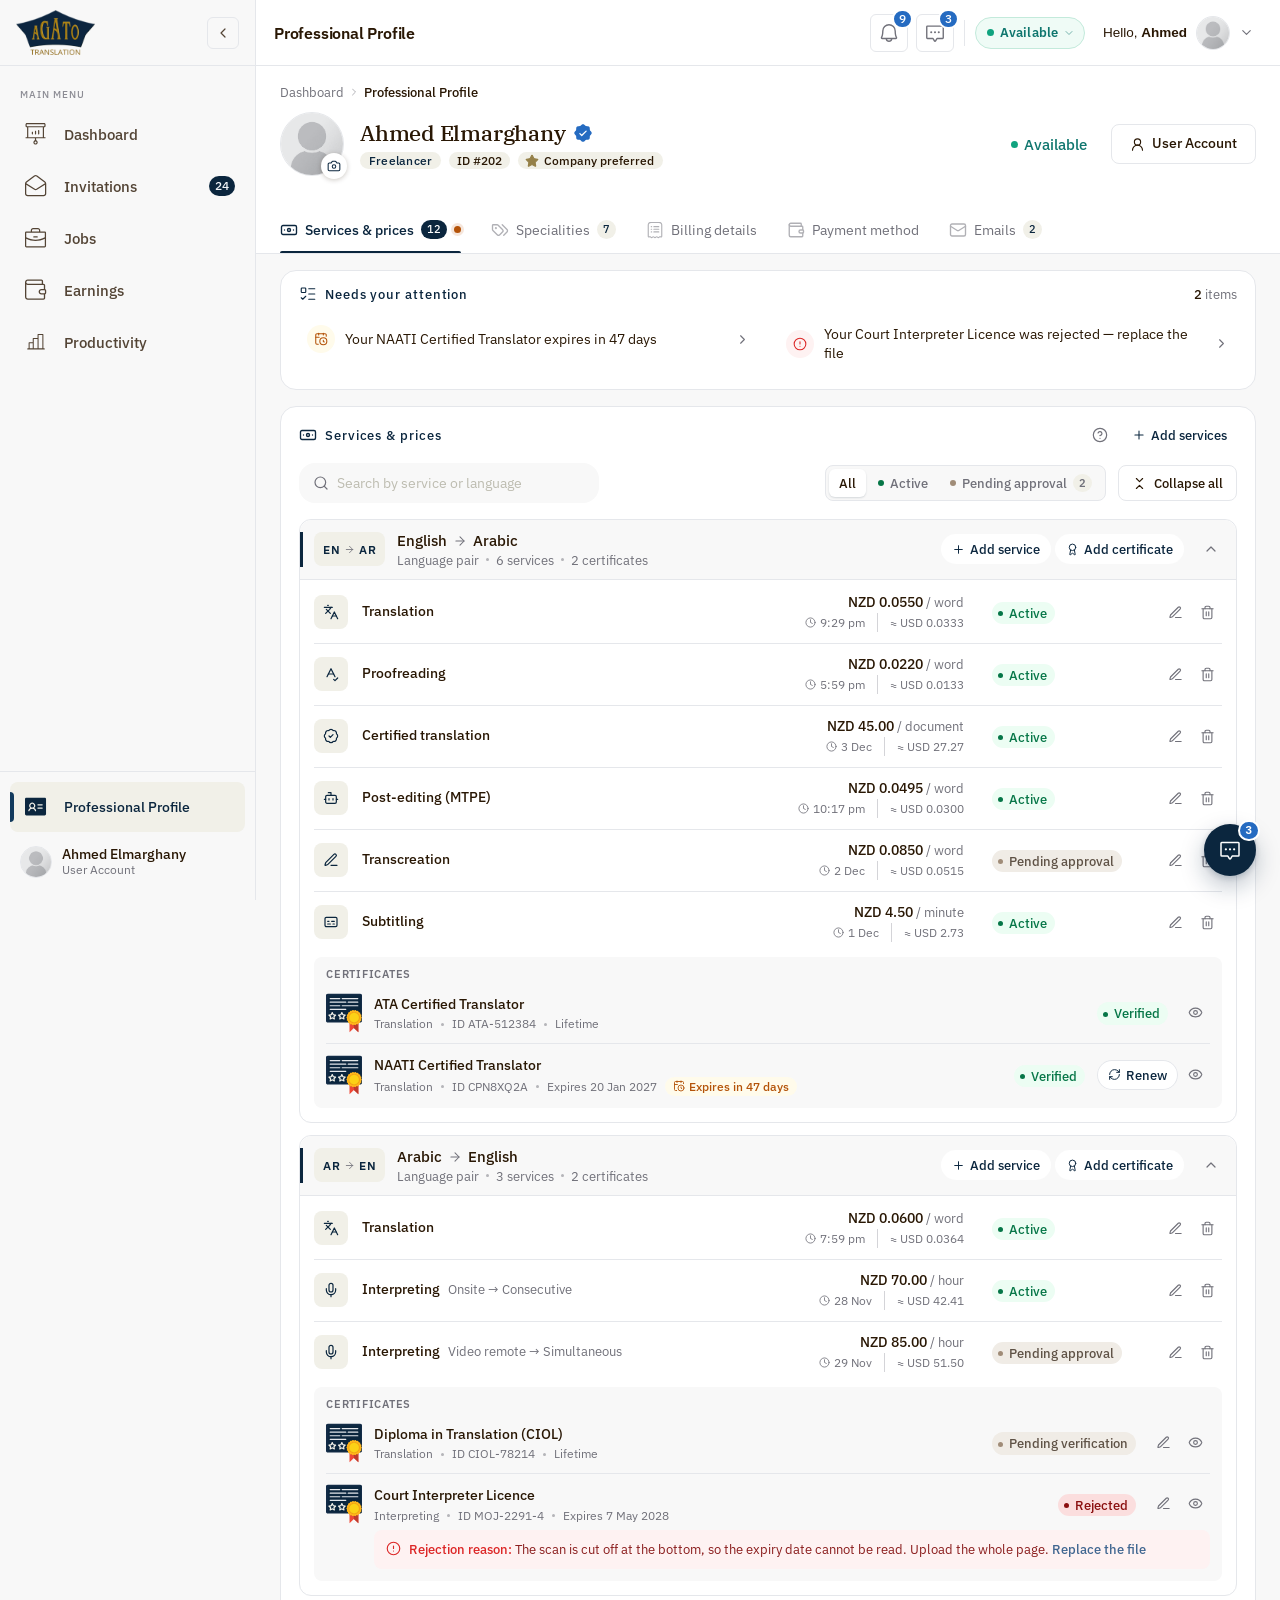
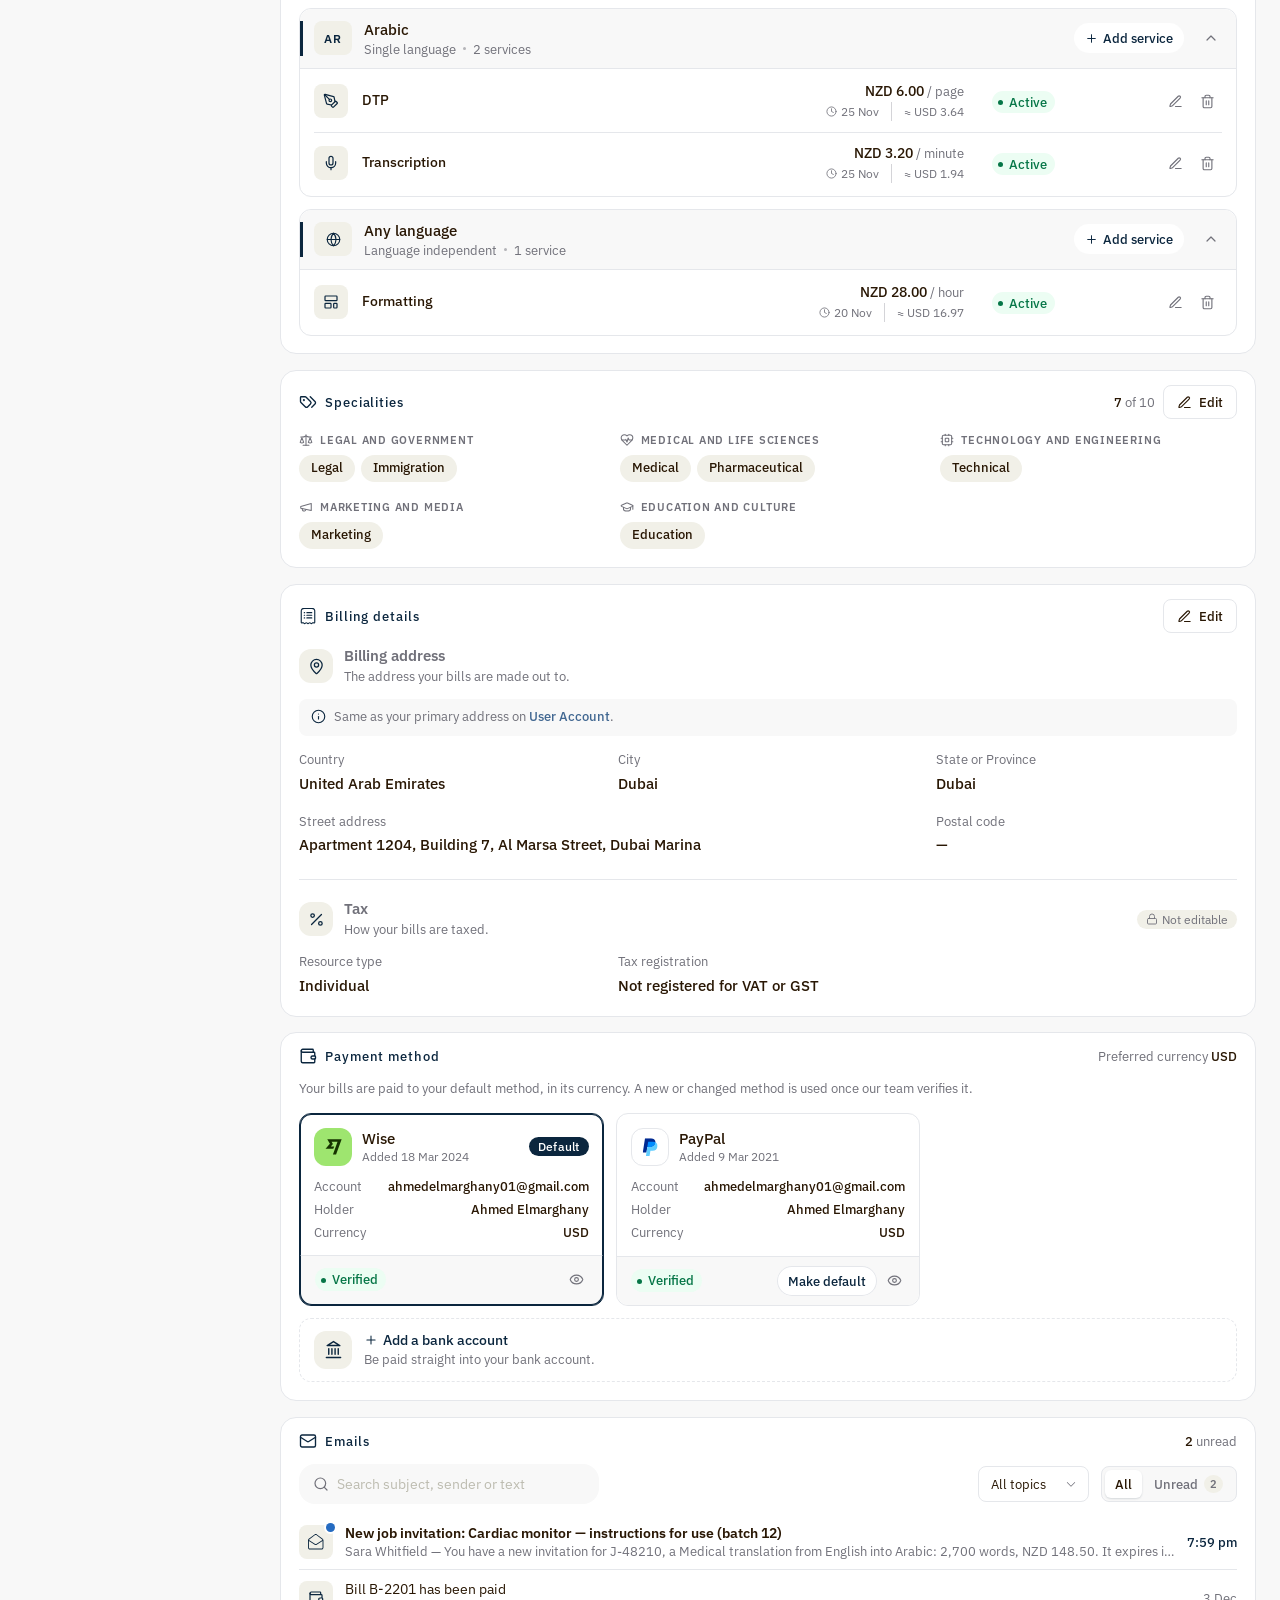
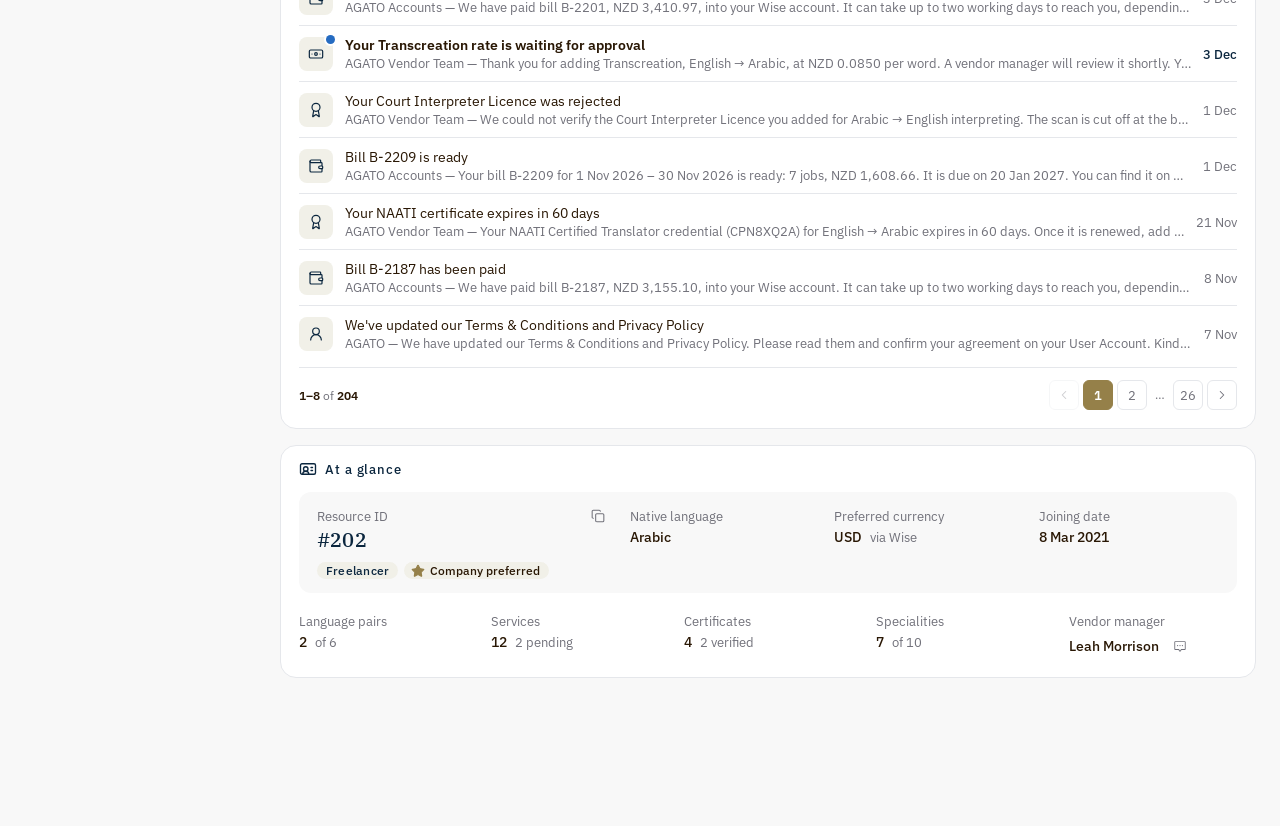
<file: professional-profile.html>
<!DOCTYPE html>
<html lang="en">
<head>
  <meta charset="utf-8">
  <meta name="viewport" content="width=device-width, initial-scale=1">
  <title>Professional Profile · Resource Portal</title>
  <meta name="description" content="Redesign preview of the AGATO resource portal — the resource's services, rates, certificates and how they are paid.">
  <link rel="icon" href="assets/img/logo.png">

  <link rel="stylesheet" href="assets/css/variables.css">
  <link rel="stylesheet" href="assets/css/base.css">
  <link rel="stylesheet" href="assets/css/sidebar.css">
  <link rel="stylesheet" href="assets/css/topbar.css">
  <link rel="stylesheet" href="assets/css/notifications.css">
  <link rel="stylesheet" href="assets/css/messenger.css">
  <link rel="stylesheet" href="assets/css/navigation-tabs.css">
  <link rel="stylesheet" href="assets/css/status.css">
  <link rel="stylesheet" href="assets/css/logout-modal.css">
  <link rel="stylesheet" href="assets/css/professional.css">
</head>
<body>

  <!-- Sidebar + topbar + modals are injected here by assets/js/layout.js -->
  <div id="rp-layout" data-page="professional" data-title="Professional Profile"></div>

  <main class="rp-page rp-propage">

    <!-- Photo, name, native language, joining date and the User Account link — filled by professional.js -->
    <header class="rp-prohead" id="rpProHead"></header>

    <!-- Section tabs, used as a jump list like User Account -->
    <nav class="navigation-tabs rp-protabs" id="rpProNav" aria-label="Profile sections">
      <button class="navigation-tabs-fade-left" type="button" aria-label="Scroll tabs left" tabindex="-1" aria-hidden="true">
        <span class="navigation-tabs-chevron" data-rp-icon="chevron-left"></span>
      </button>
      <div class="navigation-tabs-inner" id="rpProTabs"></div>
      <button class="navigation-tabs-fade-right" type="button" aria-label="Scroll tabs right" tabindex="-1" aria-hidden="true">
        <span class="navigation-tabs-chevron" data-rp-icon="chevron-right"></span>
      </button>
    </nav>

    <!-- Sections on the left, what needs you and the profile at a glance on the right -->
    <div class="rp-prowrap">
      <div class="rp-pro" id="rpPro"></div>
    </div>

  </main>

  <!-- Every dialog on the page shares this one: services, rates, certificates, methods, emails, photo -->
  <div class="rp-modal" id="rpModal" role="dialog" aria-modal="true" aria-labelledby="rpModalTitle" aria-hidden="true">
    <div class="rp-modal__panel" id="rpModalPanel"></div>
  </div>

  <script src="assets/js/icons.js"></script>
  <script src="assets/js/data.js"></script>
  <script src="assets/js/layout.js"></script>
  <script src="assets/js/notifications.js"></script>
  <script src="assets/js/messenger.js"></script>
  <script src="assets/js/navigation-tabs.js"></script>
  <script src="assets/js/professional.js"></script>
</body>
</html>
</file>
<file: assets/css/variables.css>
/* ============================================================
    DESIGN TOKENS
    ============================================================
    All design decisions live here as CSS custom properties.
    Naming convention: --{category}-{variant}
    Categories:
    color-*       → raw palette (brand, neutral, semantic)
    layout-*      → structural measurements (widths, heights)
    radius-*      → border-radius scale
    shadow-*      → box-shadow scale
    transition-*  → animation timing
    font-*        → typography tokens
    ============================================================ */
:root {
/* ── Layout dimensions ──────────────────────────────────── */
--layout-cu_sidebar-width: 256px;
--layout-cu_sidebar-collapsed-width: 72px;
--layout-cu_topbar-height: 66px;
--tabs-h: 48px;

/* ── Brand colors ───────────────────────────────────────── */
--color-brand-navy: #0b263e; /* Primary brand, used for hero gradients */
--color-brand-navy-hover: #123a5c; /* Primary brand, used for hero gradients */
--color-brand-gold: #958049; /* CTA buttons, active link text */
--color-brand-gold-hover: #A8904A; /* Gold on hover */


/* ── Neutral / surface colors ───────────────────────────── */
--color-surface-page: #F8F8F8; /* Page background */
--color-surface-subtle: #f1f0e8; /* Hover backgrounds, secondary surfaces */
--color-surface-inset: #F8F8F8; /*  inner wells, inputs, or filled container backgrounds */
--color-surface-gold-pale: #F5F0E8; /*  inner wells, inputs, or filled container backgrounds */
--color-surface-cu_topbar: #ffffff; /* cu_topbar background */
--color-surface-white: #ffffff; /* Cards, dropdowns */
--gold-pale:   #F5F0E8; /* Bill */

/* ── Text colors ────────────────────────────────────────── */
--color-text-primary: #291704; /* Default body text */
--color-text-secondary: #71717a; /* Labels, helper text */
--color-text-muted: rgba(41, 23, 4, 0.8); /* cu_sidebar nav text */
--color-text-inverse: #f1f5f9; /* Text on dark surfaces */

/* ── Border colors ──────────────────────────────────────── */
--color-border: #e5e7eb; /* cu_sidebar, cu_topbar, card borders */
--color-border-hover: #f1f0e8; /* Borders on interactive hover states */
--gold-border: #D4C49A;
--color-divider: #ededed; /* Hairline inside a filled control (pill dividers) */

/* ── Form fields ───────────────────────────────────────── */
--field-h: 48px; /* Inputs, selects, pills, primary buttons */
--field-radius: 16px; /* Matches --radius-lg, kept separate so field shape can move alone */
--field-gap: 18px; /* Column gap between fields on one row */
--color-text-placeholder: #bdbcb0; /* Empty input / select text */
--focus-ring-gold: 0 0 0 3px rgba(149, 128, 73, 0.15); /* Focus ring on a field */
--focus-ring-navy: 0 0 0 3px rgba(11, 38, 62, 0.28); /* Focus ring on a navy CTA */

/* ── Semantic / status colors ───────────────────────────── */
--color-status-danger: #dc2626; /* Destructive actions (logout, delete) */
--color-status-danger-bg: #fef2f2; /* Danger item hover background */
--color-status-danger-hover: #fef2f2;
--color-status-success: #06890e; /* Positive values (credit balance) */
--color-status-warning: #b45309; /* Non-blocking warnings (toasts, hints) */
--color-status-warning-bg: #fffbeb; /* Warning item background */
--color-status-notification: #256bc1; /* Notification badge dot */
--color-link: #416791; /* Notification badge dot */

/* ── Avatar gradient ─────────────────────────────────────
    Split into two stops for easier theming                  */
--color-avatar-gradient-from: #f5f0e8;
--color-avatar-gradient-to: #d4c49a;

/* ── Radius scale ────────────────────────────────────────── */
--radius-xs: 6px; /* Buttons */
--radius-sm: 8px; /* small elements */
--radius-md: 12px; /* Cards, nav items */
--radius-lg: 16px; /* Larger cards */
--radius-full: 999px; /* Circles (avatar) */

/* ── Shadow scale ────────────────────────────────────────── */
--shadow-sm: 0 1px 2px rgba(12, 37, 63, 0.15);
--shadow-md:
    0 4px 12px rgba(12, 37, 63, 0.15), 0 2px 4px rgba(12, 37, 63, 0.1);
--shadow-lg: 0 10px 40px rgba(12, 37, 63, 0.2);
--shadow-pop: 0 18px 44px rgba(34, 30, 27, .18), 0 0 0 1px rgba(34, 30, 27, .05); /* Detached popups: select2 panel, flatpickr calendar, modal tooltip */

/* ── Animation ───────────────────────────────────────────── */
--transition-base: 0.28s cubic-bezier(0.4, 0, 0.2, 1);
--transition-fast: 0.15s ease;

/* ── Typography ──────────────────────────────────────────── */
--font-body: "IBM Plex Sans", sans-serif;
--font-heading: "IBM Plex Serif", serif;
}

/* Bootstrap re-declares body's font-family  */
html:root {
    --bs-font-sans-serif: var(--font-body);
}

/* ============================================================
    FONTS
    ============================================================ */
@font-face {
    font-family: 'IBM Plex Sans';
    src: url('../fonts/IBM_Plex_Sans/IBMPlexSansVar-Roman.woff2') format('woff2');
    font-weight: 100 700;
    font-stretch: 85% 100%;
    font-style: normal;
    font-display: swap;
}

@font-face {
    font-family: 'IBM Plex Serif';
    src: url('../fonts/IBM_Plex_Serif/IBMPlexSerif-Medium.woff2') format('woff2');
    font-weight: 500;
    font-style: normal;
    font-display: swap; /* Critical for performance */
}

/* ============================================================
    RESET & BASE
    ============================================================ */
*,
*::before,
*::after {
box-sizing: border-box;
margin: 0;
padding: 0;
}

body {
font-family: var(--font-body);
background: var(--color-surface-page);
color: var(--color-text-primary);
min-height: 100vh;
overflow-x: hidden;
}
</file>
<file: assets/css/base.css>
/* ============================================================
   BASE — app shell for the Resource Portal preview
   Sidebar is fixed on the left; the body is padded out of its
   way so page content never sits under it. The topbar scrolls
   with the page, so it needs no such offset.
   ============================================================ */

body {
    padding-left: var(--layout-cu_sidebar-width);
    transition: padding-left var(--transition-base);
}

body.rp-sidebar-collapsed {
    padding-left: var(--layout-cu_sidebar-collapsed-width);
}

@media (max-width: 767px) {
    body {
        padding-left: 0 !important;
    }
}

/* Locks scrolling behind the mobile drawer and modals */
body.rp-no-scroll {
    overflow: hidden;
}

.rp-page {
    display: flex;
    flex-direction: column;
    min-height: calc(100vh - var(--layout-cu_topbar-height));
    min-width: 0;
}

/* ── Icons ─────────────────────────────────────────────────
   Size only. Stroke weight, caps and joins stay on the pasted
   SVG's own attributes, so an icon dropped into icons.js keeps
   the weight it was drawn at. Colour is already currentColor by
   the time it gets here — icons.js rewrites it. */
.preview-icon {
    width: 18px;
    height: 18px;
    flex-shrink: 0;
}

/* A placeholder is only a hook for the SVG icons.js puts inside it */
[data-rp-icon] {
    display: inline-flex;
    line-height: 0;
}

/* ── Focus ───────────────────────────────────────────────── */
:focus-visible {
    outline: 2px solid var(--color-brand-gold);
    outline-offset: 2px;
}

/* ── Scrollbars ──────────────────────────────────────────── */
* {
    scrollbar-width: thin;
    scrollbar-color: #d7d5cc transparent;
}

*::-webkit-scrollbar {
    width: 8px;
    height: 8px;
}

*::-webkit-scrollbar-track {
    background: transparent;
}

*::-webkit-scrollbar-thumb {
    background: #d7d5cc;
    border-radius: 99px;
}

*::-webkit-scrollbar-thumb:hover {
    background: #bdbbb0;
}

/* ── Page head (title + summary line above the toolbar) ──── */
.rp-page-head {
    display: flex;
    align-items: center;
    justify-content: space-between;
    gap: 16px;
    padding: 0 18px;
    height: 53px;
    background: var(--color-surface-white);
    border-bottom: 1px solid var(--color-border);
    overflow-x: auto;
    overflow-y: hidden;
}

.rp-page-head::-webkit-scrollbar {
    height: 0;
}

/* ── Segmented status filter ─────────────────────────────── */
.rp-segmented {
    display: flex;
    align-items: center;
    gap: 2px;
    padding: 3px;
    background: var(--color-surface-inset);
    border: 1px solid var(--color-border);
    border-radius: var(--radius-sm);
}

.rp-segment {
    display: inline-flex;
    align-items: center;
    gap: 6px;
    height: 28px;
    padding: 0 10px;
    border: 0;
    border-radius: var(--radius-xs);
    background: transparent;
    font-family: var(--font-body);
    font-size: 13px;
    font-weight: 500;
    color: var(--color-text-secondary);
    white-space: nowrap;
    cursor: pointer;
    transition: background var(--transition-fast), color var(--transition-fast);
}

.rp-segment:hover {
    background: var(--color-surface-subtle);
    color: var(--color-text-primary);
}

.rp-segment.is-active {
    background: var(--color-surface-white);
    color: var(--color-text-primary);
    box-shadow: var(--shadow-sm);
}

.rp-segment-count {
    display: inline-flex;
    align-items: center;
    justify-content: center;
    min-width: 19px;
    height: 18px;
    padding: 0 5px;
    border-radius: 99px;
    background: var(--color-surface-subtle);
    font-size: 11px;
    font-weight: 600;
    color: var(--color-text-secondary);
    line-height: 1;
}

.rp-segment.is-active .rp-segment-count {
    background: var(--color-brand-navy);
    color: #fff;
}

/* ── Toast ───────────────────────────────────────────────── */
.rp-toast-stack {
    position: fixed;
    right: 20px;
    bottom: 20px;
    z-index: 9998;
    display: flex;
    flex-direction: column;
    gap: 8px;
    pointer-events: none;
}

.rp-toast {
    display: flex;
    align-items: center;
    gap: 10px;
    min-width: 260px;
    max-width: 360px;
    padding: 12px 14px;
    border-radius: var(--radius-sm);
    border: 1px solid var(--color-border);
    background: var(--color-surface-white);
    box-shadow: var(--shadow-lg);
    font-size: 13px;
    font-weight: 500;
    color: var(--color-text-primary);
    animation: rp-toast-in 0.22s ease;
}

.rp-toast.is-leaving {
    animation: rp-toast-out 0.2s ease forwards;
}

.rp-toast--success {
    color: var(--color-status-success);
}

.rp-toast--danger {
    color: var(--color-status-danger);
}

.rp-toast--info {
    color: var(--color-link);
}

.rp-toast span {
    color: var(--color-text-primary);
}

@keyframes rp-toast-in {
    from {
        opacity: 0;
        transform: translateY(10px);
    }

    to {
        opacity: 1;
        transform: translateY(0);
    }
}

@keyframes rp-toast-out {
    to {
        opacity: 0;
        transform: translateY(10px);
    }
}

@media (max-width: 480px) {
    .rp-toast-stack {
        right: 12px;
        left: 12px;
        bottom: 12px;
    }

    .rp-toast {
        min-width: 0;
        max-width: none;
    }
}

/* ── Demo banner ─────────────────────────────────────────── */
.rp-demo-note {
    display: flex;
    align-items: center;
    gap: 8px;
    padding: 7px 18px;
    background: var(--color-surface-gold-pale);
    border-bottom: 1px solid var(--gold-border);
    font-size: 12.5px;
    color: var(--color-text-primary);
}

.rp-demo-note svg {
    color: var(--color-brand-gold);
    width: 15px;
    height: 15px;
}

.rp-demo-note strong {
    font-weight: 600;
}

/* ── Stub pages (Dashboard / Jobs / Earnings / …) ─────────── */
.rp-stub {
    flex: 1;
    display: flex;
    flex-direction: column;
    align-items: center;
    justify-content: center;
    gap: 10px;
    padding: 60px 24px;
    text-align: center;
}

.rp-stub-icon {
    display: flex;
    align-items: center;
    justify-content: center;
    width: 56px;
    height: 56px;
    border-radius: var(--radius-full);
    background: var(--color-surface-subtle);
    color: var(--color-brand-gold);
    margin-bottom: 4px;
}

.rp-stub-icon svg {
    width: 26px;
    height: 26px;
}

.rp-stub-title {
    font-family: var(--font-heading);
    font-size: 20px;
    font-weight: 500;
    color: var(--color-text-primary);
}

.rp-stub-note {
    font-size: 14px;
    color: var(--color-text-secondary);
    max-width: 420px;
    line-height: 1.6;
}

.rp-stub-link {
    margin-top: 8px;
    display: inline-flex;
    align-items: center;
    gap: 6px;
    padding: 9px 16px;
    border-radius: var(--radius-sm);
    background: var(--color-brand-gold);
    color: #fff;
    font-size: 13.5px;
    font-weight: 600;
    text-decoration: none;
}

.rp-stub-link:hover {
    background: var(--color-brand-gold-hover);
    color: #fff;
    text-decoration: none;
}

/* ── Visually hidden ─────────────────────────────────────── */
.rp-sr-only {
    position: absolute;
    width: 1px;
    height: 1px;
    padding: 0;
    margin: -1px;
    overflow: hidden;
    clip: rect(0, 0, 0, 0);
    white-space: nowrap;
    border: 0;
}
</file>
<file: assets/css/sidebar.css>
/* ============================================================
   BLOCK: rp-sidebar
   Fixed navigation rail. Three states:
   expanded (desktop default) · collapsed (icon rail) · drawer (mobile)
   ============================================================ */
.rp-sidebar {
    position: fixed;
    top: 0;
    left: 0;
    bottom: 0;
    width: var(--layout-cu_sidebar-width);
    background: var(--color-surface-inset);
    border-right: 1px solid var(--color-border);
    display: flex;
    flex-direction: column;
    z-index: 1000;
    overflow: hidden;
    transition:
        width var(--transition-base),
        transform var(--transition-base);
}

.rp-sidebar--collapsed {
    width: var(--layout-cu_sidebar-collapsed-width);
}

@media (max-width: 767px) {
    .rp-sidebar {
        width: var(--layout-cu_sidebar-width) !important;
        transform: translateX(-100%);
    }

    .rp-sidebar--open {
        transform: translateX(0);
        box-shadow: var(--shadow-lg);
    }

    .rp-sidebar__nav-item-tooltip {
        display: none !important;
    }
}

/* ── Header: logo + collapse toggle ──────────────────────── */
.rp-sidebar__header {
    display: flex;
    align-items: center;
    justify-content: space-between;
    gap: 8px;
    padding: 0 16px;
    min-height: var(--layout-cu_topbar-height);
    border-bottom: 1px solid var(--color-border);
    flex-shrink: 0;
}

.rp-sidebar__logo {
    display: flex;
    align-items: center;
    overflow: hidden;
    line-height: 0;
}

.rp-sidebar__logo-image {
    max-width: 104px;
    max-height: 46px;
    transition: max-width var(--transition-base);
}

/* Collapsed: the logo takes the toggle's slot, centred in the rail.
   Expanding again happens from the topbar button. */
.rp-sidebar--collapsed .rp-sidebar__header {
    justify-content: center;
    padding: 0 8px;
}

.rp-sidebar--collapsed .rp-sidebar__logo-image {
    max-width: 52px;
    max-height: 34px;
}

.rp-sidebar--collapsed .rp-sidebar__collapse-btn {
    display: none;
}

.rp-sidebar__collapse-btn {
    background: rgba(255, 255, 255, 0.07);
    border: 1px solid var(--color-border);
    border-radius: var(--radius-xs);
    width: 32px;
    height: 32px;
    padding: 0;
    display: flex;
    align-items: center;
    justify-content: center;
    cursor: pointer;
    flex-shrink: 0;
    color: var(--color-text-muted);
    transition:
        background var(--transition-base),
        border-color var(--transition-base),
        color var(--transition-base);
}

.rp-sidebar__collapse-btn:hover {
    background: var(--color-surface-subtle);
    border-color: var(--color-border-hover);
    color: var(--color-text-primary);
}

.rp-sidebar__collapse-btn svg {
    width: 16px;
    height: 16px;
}

/* ── Nav ─────────────────────────────────────────────────── */
.rp-sidebar__nav {
    flex: 1;
    padding: 12px 10px;
    display: flex;
    flex-direction: column;
    gap: 2px;
    overflow-y: auto;
    overflow-x: hidden;
}

.rp-sidebar__nav-section-label {
    font-size: 10px;
    font-weight: 500;
    letter-spacing: 1px;
    text-transform: uppercase;
    color: rgba(113, 113, 122, 0.8);
    padding: 10px 10px 6px;
    white-space: nowrap;
}

.rp-sidebar--collapsed .rp-sidebar__nav-section-label {
    display: none;
}

/* ── Nav item ────────────────────────────────────────────── */
.rp-sidebar__nav-item {
    display: flex;
    align-items: center;
    gap: 12px;
    padding: 9px 10px;
    border-radius: var(--radius-sm);
    text-decoration: none;
    color: var(--color-text-muted);
    font-size: 15px;
    font-weight: 500;
    white-space: nowrap;
    cursor: pointer;
    position: relative;
    transition:
        background var(--transition-base),
        color var(--transition-base),
        padding var(--transition-base);
}

.rp-sidebar__nav-item:hover {
    background: var(--color-surface-subtle);
    color: var(--color-brand-navy);
    text-decoration: none;
}

.rp-sidebar__nav-item--active {
    background: var(--color-surface-subtle);
}

/* Gold marker on the active item */
.rp-sidebar__nav-item--active::before {
    content: "";
    position: absolute;
    left: 0;
    top: 20%;
    bottom: 20%;
    width: 3.5px;
    background: var(--color-brand-navy-hover);
    border-radius: 0 999px 999px 0;
}

.rp-sidebar__nav-item--active,
.rp-sidebar__nav-item--active .rp-sidebar__nav-item-label {
    color: var(--color-brand-navy);
}

.rp-sidebar--collapsed .rp-sidebar__nav-item {
    justify-content: center;
    padding: 10px 0;
    gap: 0;
}


/* Two weights are stacked on top of each other and one is always
   hidden: outline while the item is inactive, solid once it is the
   page you are on. */
.rp-sidebar__nav-item-icon {
    position: relative;
    width: 32px;
    height: 32px;
    flex-shrink: 0;
    display: flex;
    align-items: center;
    justify-content: center;
}

.rp-sidebar__nav-item-icon svg {
    position: absolute;
    width: 22px;
    height: 22px;
    transition: opacity var(--transition-fast);
}

.rp-sidebar__nav-item-icon--filled {
    opacity: 0;
}

.rp-sidebar__nav-item--active .rp-sidebar__nav-item-icon--outline {
    opacity: 0;
}

.rp-sidebar__nav-item--active .rp-sidebar__nav-item-icon--filled {
    opacity: 1;
}


.rp-sidebar__nav-item-label {
    flex: 1;
    min-width: 0;
    overflow: hidden;
    text-overflow: ellipsis;
}

.rp-sidebar--collapsed .rp-sidebar__nav-item-label {
    display: none;
}

/* ── Count badge (Invitations) ───────────────────────────── */
.rp-sidebar__nav-item-badge {
    display: inline-flex;
    align-items: center;
    justify-content: center;
    min-width: 21px;
    height: 20px;
    padding: 0 6px;
    border-radius: 99px;
    background: var(--color-brand-navy);
    color: var(--color-text-inverse);
    font-size: 12px;
    font-weight: 500;
    line-height: 1;
    flex-shrink: 0;
}

/* Collapsed: the badge shrinks to a dot pinned on the icon */
.rp-sidebar--collapsed .rp-sidebar__nav-item-badge {
    position: absolute;
    top: 5px;
    right: -8px;
    min-width: 17px;
    height: 17px;
    padding: 0 4px;
    font-size: 12px;
    border: 1.5px solid var(--color-surface-inset);
}

/* ── Tooltip (collapsed only) ────────────────────────────────
   position: fixed, not absolute: the rail clips its overflow and
   the nav scrolls, so an absolute tooltip would be cut off. A
   fixed box is laid out against the viewport and escapes both. */
.rp-sidebar__nav-item-tooltip {
    position: fixed;
    left: calc(var(--layout-cu_sidebar-collapsed-width) + 8px);
    background: var(--color-surface-subtle);
    border: 1px solid var(--color-border);
    color: var(--color-text-primary);
    font-size: 12px;
    font-weight: 600;
    padding: 5px 10px;
    border-radius: 7px;
    white-space: nowrap;
    pointer-events: none;
    opacity: 0;
    z-index: 1200;
    box-shadow: var(--shadow-sm);
    transition: opacity var(--transition-fast);
}

.rp-sidebar--collapsed .rp-sidebar__nav-item:hover .rp-sidebar__nav-item-tooltip,
.rp-sidebar--collapsed .rp-sidebar__nav-item:focus-visible .rp-sidebar__nav-item-tooltip {
    opacity: 1;
}

/* ── Footer: professional profile + account ──────────────── */
.rp-sidebar__footer {
    padding: 10px 10px 14px;
    border-top: 1px solid var(--color-border);
    display: flex;
    flex-direction: column;
    gap: 2px;
    flex-shrink: 0;
}

.rp-sidebar__footer .rp-sidebar__nav-item {
    font-size: 14px;
}

/* ── Account row ─────────────────────────────────────────── */
.rp-sidebar__account {
    display: flex;
    align-items: center;
    gap: 10px;
    margin-top: 4px;
    padding: 8px 10px;
    border-radius: var(--radius-sm);
    text-decoration: none;
    cursor: pointer;
    position: relative;
    transition: background var(--transition-base);
}

.rp-sidebar__account:hover {
    background: var(--color-surface-subtle);
    text-decoration: none;
}

.rp-sidebar__account--active {
    background: var(--color-surface-subtle);
}

.rp-sidebar__account--active::before {
    content: "";
    position: absolute;
    left: 0;
    top: 20%;
    bottom: 20%;
    width: 3.5px;
    background: var(--color-brand-navy);
    border-radius: 0 999px 999px 0;
}

.rp-sidebar__account-avatar {
    width: 32px;
    height: 32px;
    border-radius: var(--radius-full);
    object-fit: cover;
    flex-shrink: 0;
    background: var(--color-surface-subtle);
    border: 1px solid var(--color-border);
}

.rp-sidebar__account-text {
    min-width: 0;
    line-height: 1.25;
}

.rp-sidebar__account-name {
    display: block;
    font-size: 13.5px;
    font-weight: 500;
    color: var(--color-text-primary);
    white-space: nowrap;
    overflow: hidden;
    text-overflow: ellipsis;
}

.rp-sidebar__account-role {
    display: block;
    font-size: 11.5px;
    color: var(--color-text-secondary);
    white-space: nowrap;
    overflow: hidden;
    text-overflow: ellipsis;
}

.rp-sidebar--collapsed .rp-sidebar__account {
    justify-content: center;
    padding: 8px 0;
    gap: 0;
}

.rp-sidebar--collapsed .rp-sidebar__account-text {
    display: none;
}

/* ── Mobile scrim ────────────────────────────────────────── */
.rp-sidebar-overlay {
    display: none;
    position: fixed;
    inset: 0;
    background: rgba(11, 38, 62, 0.45);
    backdrop-filter: blur(3px);
    -webkit-backdrop-filter: blur(3px);
    z-index: 999;
}

.rp-sidebar-overlay--visible {
    display: block;
}
</file>
<file: assets/css/topbar.css>
/* ============================================================
   BLOCK: rp-topbar
   Scrolls away with the page content instead of staying pinned,
   so the table below gets the full viewport height to work with.
   ============================================================ */
.rp-topbar {
    height: var(--layout-cu_topbar-height);
    flex-shrink: 0;
    background: var(--color-surface-cu_topbar);
    border-bottom: 1px solid var(--color-border);
    display: flex;
    align-items: center;
    justify-content: space-between;
    gap: 12px;
    padding: 0 18px;
    z-index: 900;
}

@media (max-width: 767px) {
    .rp-topbar {
        padding: 0 12px;
    }
}

/* ── Left: burger / expand / title ───────────────────────── */
.rp-topbar__left {
    display: flex;
    align-items: center;
    gap: 10px;
    min-width: 0;
}

.rp-topbar__burger-btn,
.rp-topbar__expand-btn {
    display: none;
    background: rgba(255, 255, 255, 0.07);
    border: 1px solid var(--color-border);
    border-radius: var(--radius-xs);
    width: 34px;
    height: 34px;
    padding: 0;
    align-items: center;
    justify-content: center;
    cursor: pointer;
    flex-shrink: 0;
    color: var(--color-text-muted);
    transition:
        background var(--transition-base),
        border-color var(--transition-base),
        color var(--transition-base);
}

.rp-topbar__burger-btn:hover,
.rp-topbar__expand-btn:hover {
    background: var(--color-surface-subtle);
    border-color: var(--color-border-hover);
    color: var(--color-text-primary);
}

body.rp-sidebar-collapsed .rp-topbar__expand-btn {
    display: flex;
}

@media (max-width: 767px) {
    .rp-topbar__burger-btn {
        display: flex;
    }

    body.rp-sidebar-collapsed .rp-topbar__expand-btn {
        display: none;
    }
}

.rp-topbar__page-title {
    font-size: 16px;
    font-weight: 600;
    color: var(--color-text-primary);
    letter-spacing: -0.2px;
    white-space: nowrap;
    overflow: hidden;
    text-overflow: ellipsis;
}

/* ── Right cluster ───────────────────────────────────────── */
.rp-topbar__right {
    display: flex;
    align-items: center;
    gap: 8px;
}

.rp-topbar__icon-btn {
    background: none;
    border: 1px solid var(--color-border);
    border-radius: var(--radius-xs);
    width: 38px;
    height: 38px;
    padding: 0;
    display: flex;
    align-items: center;
    justify-content: center;
    cursor: pointer;
    color: var(--color-text-secondary);
    position: relative;
    transition:
        background var(--transition-base),
        border-color var(--transition-base),
        color var(--transition-base);
}

.rp-topbar__icon-btn:hover {
    background: var(--color-surface-subtle);
    border-color: var(--color-border-hover);
    color: var(--color-text-primary);
}

.rp-topbar__icon-btn svg {
    width: 22px;
    height: 22px;
}

/* Count badge on an icon button */
.rp-topbar__icon-badge {
    font-family: var(--font-body);
    position: absolute;
    top: -6px;
    right: -6px;
    min-width: 18px;
    height: 20px;
    padding: 0 5px;
    border-radius: 99px;
    background: var(--color-status-notification);
    border: 2px solid var(--color-surface-cu_topbar);
    color: #fff;
    font-size: 12px;
    font-weight: 500;
    line-height: 1;
    display: flex;
    align-items: center;
    justify-content: center;
}

.rp-topbar__divider {
    width: 1px;
    height: 26px;
    background: var(--color-border);
    margin: 0 2px;
}

@media (max-width: 600px) {
    .rp-topbar__divider {
        display: none;
    }

    .rp-topbar__icon-btn {
        width: 34px;
        height: 34px;
    }
}

/* ============================================================
   BLOCK: rp-availability
   Replaces the old text + pencil. The state is the control:
   one tinted pill that names the state, carries its colour and
   opens the availability dropdown (ws-dropdown, below).
   ============================================================ */
.rp-av {
    position: relative;
    display: flex;
    align-items: center;
}

.rp-availability {
    display: inline-flex;
    align-items: center;
    gap: 6px;
    height: 32px;
    padding: 0 9px 0 11px;
    border-radius: 99px;
    border: 1px solid var(--av-border);
    background: var(--av-bg);
    color: var(--av-color);
    font-family: var(--font-body);
    font-size: 12.5px;
    font-weight: 600;
    line-height: 1;
    letter-spacing: 0.1px;
    cursor: pointer;
    white-space: nowrap;
    transition:
        background var(--transition-fast),
        border-color var(--transition-fast),
        box-shadow var(--transition-fast),
        transform var(--transition-fast);
}

/* Deepen the tint instead of a grey drop shadow, which muddied the colour */
.rp-availability:hover {
    background: var(--av-bg-hover);
    border-color: var(--av-dot);
}

.rp-availability:focus-visible,
.rp-av.is-open .rp-availability {
    outline: none;
    background: var(--av-bg-hover);
    border-color: var(--av-dot);
    box-shadow: 0 0 0 3px var(--av-ring);
}

.rp-availability:active {
    transform: scale(0.97);
}

/* A status light: solid core plus a soft ring in the same colour */
.rp-availability__dot {
    position: relative;
    width: 7px;
    height: 7px;
    border-radius: 50%;
    background: var(--av-dot);
    flex-shrink: 0;
}

@keyframes rp-av-pulse {
    0% {
        transform: scale(0.6);
        opacity: 0.35;
    }

    70%,
    100% {
        transform: scale(1.9);
        opacity: 0;
    }
}

@media (prefers-reduced-motion: reduce) {
    .rp-availability--AV .rp-availability__dot::after {
        animation: none;
    }
}

.rp-availability__caret {
    width: 12px;
    height: 12px;
    margin-left: -1px;
    opacity: 0.6;
    transition: transform var(--transition-fast);
}

.rp-av.is-open .rp-availability__caret {
    transform: rotate(180deg);
}

/* State variants — --av-color is the text, --av-dot the light. The
   dropdown's option rows share them, so pill and option always match. */
.rp-availability--AV,
.ws-option--AV {
    --av-color: #0f766e;
    --av-dot: #10a37f;
    --av-bg: #effbf6;
    --av-bg-hover: #e1f6ec;
    --av-border: #c3eadb;
    --av-ring: rgba(16, 163, 127, 0.18);
}

.rp-availability--BS,
.ws-option--BS {
    --av-color: #b45309;
    --av-dot: #e08a1e;
    --av-bg: #fffaeb;
    --av-bg-hover: #fef1d2;
    --av-border: #f3dfae;
    --av-ring: rgba(224, 138, 30, 0.2);
}

/* Darker text than the dot so the label keeps its contrast on grey */
.rp-availability--NA,
.ws-option--NA {
    --av-color: #52525b;
    --av-dot: #a1a1aa;
    --av-bg: #f4f4f5;
    --av-bg-hover: #ebebed;
    --av-border: #e2e2e6;
    --av-ring: rgba(161, 161, 170, 0.25);
}

/* Below 900px the label goes; the dot alone still reads as state,
   and the button squares up to match the icon buttons beside it. */
@media (max-width: 900px) {
    .rp-availability__label,
    .rp-availability__caret {
        display: none;
    }

    .rp-availability {
        width: 38px;
        height: 38px;
        padding: 0;
        justify-content: center;
        border-radius: var(--radius-xs);
    }
}

@media (max-width: 600px) {
    .rp-availability {
        width: 34px;
        height: 34px;
    }
}

/* ============================================================
   BLOCK: ws-dropdown
   partials/_work_status_modal.html turned into a dropdown under
   the pill: same statuses, note and Save / Cancel, same ws-* names.
   ============================================================ */
.ws-dropdown {
    position: absolute;
    top: calc(100% + 10px);
    right: 0;
    z-index: 1100;
    width: 360px;
    max-width: calc(100vw - 24px);
    overflow: hidden;
    border: 1px solid var(--color-border);
    border-radius: var(--radius-md);
    background: var(--color-surface-white);
    box-shadow: var(--shadow-lg);
    font-family: var(--font-body);
    animation: rp-dropdown-enter 0.18s ease;
}

.ws-dropdown[hidden] {
    display: none;
}

@media (prefers-reduced-motion: reduce) {
    .ws-dropdown {
        animation: none;
    }
}

/* A phone hangs the panel off the whole topbar, not the square pill */
@media (max-width: 600px) {
    .rp-topbar {
        position: relative;
    }

    .rp-av {
        position: static;
    }

    .ws-dropdown {
        top: calc(100% + 6px);
        left: 12px;
        right: 12px;
        width: auto;
        max-width: none;
    }
}

.ws-dropdown-head {
    padding: 16px 18px 2px;
}

.ws-dropdown-title {
    margin: 0;
    font-size: 15px;
    font-weight: 600;
    line-height: 1.3;
    color: var(--color-text-primary);
}

.ws-dropdown-hint {
    margin: 4px 0 0;
    font-size: 12.5px;
    line-height: 1.5;
    color: var(--color-text-secondary);
}

.ws-dropdown-body {
    padding: 12px 10px 16px;
}

.ws-options {
    display: flex;
    flex-direction: column;
    gap: 4px;
}

/* The whole row is the hit target — a bare radio is hard to hit */
.ws-option {
    position: relative;
    display: grid;
    grid-template-columns: 8px minmax(0, 1fr) 18px;
    align-items: start;
    column-gap: 13px;
    margin: 0;
    padding: 11px 12px 11px 15px;
    border: 1px solid transparent;
    border-radius: var(--radius-sm);
    cursor: pointer;
    transition:
        background var(--transition-fast),
        border-color var(--transition-fast),
        box-shadow var(--transition-fast);
}

.ws-option:hover {
    background: var(--color-surface-inset);
}

.ws-option input[type="radio"] {
    position: absolute;
    width: 1px;
    height: 1px;
    margin: 0;
    opacity: 0;
    pointer-events: none;
}

/* The pill's status light: solid core with a soft ring in its colour */
.ws-option-dot {
    width: 8px;
    height: 8px;
    margin-top: 5px;
    border-radius: 50%;
    background: var(--av-dot);
    box-shadow: 0 0 0 3px var(--av-ring);
}

.ws-option-text {
    display: flex;
    flex-direction: column;
    gap: 2px;
    min-width: 0;
}

.ws-option-name {
    font-size: 13.5px;
    font-weight: 600;
    line-height: 1.35;
    color: var(--color-text-primary);
}

/* A step darker than --color-text-secondary: that grey drops under
   4.5:1 on the selected rows' tints */
.ws-option-desc {
    font-size: 12.5px;
    line-height: 1.45;
    color: #65656e;
}

/* An empty ring until picked, then filled in the status colour */
.ws-option-tick {
    display: grid;
    place-items: center;
    width: 18px;
    height: 18px;
    margin-top: 1px;
    border-radius: 50%;
    box-shadow: inset 0 0 0 1.5px #8f8f98;
    color: #fff;
    transition: background var(--transition-fast), box-shadow var(--transition-fast);
}

.ws-option-tick svg {
    width: 12px;
    height: 12px;
    stroke-width: 3;
    opacity: 0;
    transition: opacity var(--transition-fast);
}

.ws-option:has(input:checked) {
    border-color: var(--av-border);
    background: var(--av-bg);
}

.ws-option:has(input:checked):hover {
    background: var(--av-bg-hover);
}

.ws-option:has(input:checked) .ws-option-tick {
    background: var(--av-color);
    box-shadow: none;
}

.ws-option:has(input:checked) .ws-option-tick svg {
    opacity: 1;
}

.ws-option:has(input:focus-visible) {
    border-color: var(--av-dot);
    box-shadow: 0 0 0 3px var(--av-ring);
}

/* ── Note ────────────────────────────────────────────────── */
.ws-field {
    display: block;
    margin: 14px 8px 0;
}

.ws-field-label {
    display: block;
    margin-bottom: 6px;
    font-size: 12.5px;
    font-weight: 600;
    color: var(--color-text-primary);
}

.ws-optional {
    font-weight: 400;
    color: var(--color-text-secondary);
}

.ws-field input {
    width: 100%;
    height: 38px;
    padding: 0 12px;
    border: 1px solid var(--color-border);
    border-radius: var(--radius-sm);
    background: var(--color-surface-inset);
    font-family: var(--font-body);
    font-size: 13.5px;
    color: var(--color-text-primary);
    transition:
        border-color var(--transition-fast),
        background var(--transition-fast),
        box-shadow var(--transition-fast);
}

/* Same placeholder treatment as the toolbar's search field */
.ws-field input::placeholder {
    color: var(--color-text-secondary);
    opacity: 0.85;
}

.ws-field input:hover {
    border-color: #d8d6cc;
}

.ws-field input:focus {
    outline: none;
    border-color: var(--gold-border);
    background: var(--color-surface-white);
    box-shadow: var(--focus-ring-gold);
}

/* ── Save / Cancel ───────────────────────────────────────── */
.ws-dropdown-foot {
    display: flex;
    justify-content: flex-end;
    gap: 8px;
    padding: 12px 18px;
    border-top: 1px solid var(--color-border);
    background: var(--color-surface-inset);
}

.ws-btn {
    height: 34px;
    padding: 0 16px;
    border: 1px solid transparent;
    border-radius: var(--radius-sm);
    font-family: var(--font-body);
    font-size: 13px;
    font-weight: 600;
    line-height: 1;
    cursor: pointer;
    transition:
        background var(--transition-fast),
        border-color var(--transition-fast),
        box-shadow var(--transition-fast);
}

.ws-btn:focus-visible {
    outline: none;
    box-shadow: var(--focus-ring-navy);
}

.ws-btn--ghost {
    border-color: var(--color-border);
    background: var(--color-surface-white);
    color: var(--color-text-primary);
}

.ws-btn--ghost:hover {
    background: var(--color-surface-subtle);
}

/* Navy: the committing control, as in the expanded row's Accept */
.ws-btn--primary {
    min-width: 84px;
    background: var(--color-brand-navy);
    color: #fff;
}

.ws-btn--primary:hover {
    background: var(--color-brand-navy-hover);
}

/* ============================================================
   BLOCK: rp-profile
   Trigger ("Hello, Ahmed" + avatar) and its flyout menu.
   ============================================================ */
.rp-profile {
    position: relative;
}

.rp-profile__trigger {
    display: flex;
    align-items: center;
    gap: 9px;
    padding: 4px 8px 4px 10px;
    border: 0;
    border-radius: 99px;
    background: none;
    cursor: pointer;
    text-align: left;
    transition: background var(--transition-base);
}

.rp-profile__trigger:hover {
    background: var(--color-surface-subtle);
}

.rp-profile__greeting {
    font-size: 13.5px;
    font-weight: 500;
    color: var(--color-text-primary);
    white-space: nowrap;
}

.rp-profile__greeting strong {
    font-weight: 600;
}

.rp-profile__avatar {
    width: 34px;
    height: 34px;
    border-radius: var(--radius-full);
    object-fit: cover;
    flex-shrink: 0;
    background: var(--color-surface-subtle);
    border: 1px solid var(--color-border);
}

.rp-profile__chevron {
    width: 15px;
    height: 15px;
    color: var(--color-text-secondary);
    flex-shrink: 0;
    transition: transform var(--transition-base);
}

.rp-profile--open .rp-profile__chevron {
    transform: rotate(180deg);
}

@media (max-width: 600px) {
    .rp-profile__greeting,
    .rp-profile__chevron {
        display: none;
    }

    .rp-profile__trigger {
        padding: 2px;
    }
}

/* ── Menu ────────────────────────────────────────────────── */
.rp-profile__menu {
    position: absolute;
    top: calc(100% + 10px);
    right: 0;
    width: 296px;
    background: var(--color-surface-white);
    border: 1px solid var(--color-border);
    border-radius: var(--radius-md);
    box-shadow: var(--shadow-lg);
    overflow: hidden;
    display: none;
    z-index: 1100;
    animation: rp-dropdown-enter 0.18s ease;
}

.rp-profile--open .rp-profile__menu {
    display: block;
}

@keyframes rp-dropdown-enter {
    from {
        opacity: 0;
        transform: translateY(-6px);
    }

    to {
        opacity: 1;
        transform: translateY(0);
    }
}

@media (max-width: 380px) {
    .rp-profile__menu {
        width: calc(100vw - 24px);
        right: -6px;
    }
}

/* ── Menu identity header ────────────────────────────────── */
.rp-profile__identity {
    display: flex;
    align-items: center;
    gap: 12px;
    padding: 16px 18px 15px;
    border-bottom: 1px solid var(--color-border);
}

.rp-profile__identity-avatar {
    width: 44px;
    height: 44px;
    border-radius: var(--radius-full);
    object-fit: cover;
    flex-shrink: 0;
    border: 1px solid var(--color-border);
}

.rp-profile__identity-text {
    display: flex;
    flex-direction: column;
    align-items: flex-start;
    gap: 4px;
    min-width: 0;
}

.rp-profile__identity-name {
    max-width: 100%;
    font-size: 14px;
    font-weight: 600;
    color: var(--color-text-primary);
    line-height: 1.3;
    white-space: nowrap;
    overflow: hidden;
    text-overflow: ellipsis;
}

/* Same chip as the job page's ID */
.rp-profile__id-chip {
    padding: 1px 8px;
    border-radius: var(--radius-full);
    background: var(--color-surface-subtle);
    font-size: 11.5px;
    font-weight: 500;
    color: var(--color-text-primary);
    font-variant-numeric: tabular-nums;
}

.rp-profile__list {
    padding: 6px;
}

/* ── Balance ─────────────────────────────────────────────── */
/* A read-out, not a menu item, so it takes no hover or pointer */
.rp-profile__balance {
    display: flex;
    align-items: flex-start;
    justify-content: space-between;
    gap: 12px;
    padding: 9px 12px 10px;
    cursor: default;
}

.rp-profile__balance-label {
    font-size: 13px;
    font-weight: 500;
    line-height: 20px;
    color: var(--color-text-secondary);
}

.rp-profile__balance-amount {
    display: flex;
    flex-direction: column;
    align-items: flex-end;
    font-variant-numeric: tabular-nums;
    white-space: nowrap;
}

.rp-profile__balance-value {
    font-size: 14px;
    font-weight: 600;
    line-height: 20px;
    color: var(--color-text-primary);
}

.rp-profile__balance-currency {
    font-size: 11.5px;
    font-weight: 500;
    color: var(--color-text-secondary);
}

.rp-profile__balance-sub {
    font-size: 11.5px;
    line-height: 16px;
    color: var(--color-text-secondary);
}

/* ── Footer ──────────────────────────────────────────────── */
.rp-profile__since {
    margin: 0;
    padding: 10px 18px;
    border-top: 1px solid var(--color-border);
    background: var(--color-surface-inset);
    font-size: 12px;
    color: var(--color-text-secondary);
}

.rp-profile__since strong {
    font-weight: 500;
    color: var(--color-text-primary);
}

/* ── Menu rows ───────────────────────────────────────────── */
.rp-profile__item {
    display: flex;
    align-items: center;
    gap: 10px;
    width: 100%;
    padding: 9px 12px;
    border: 0;
    background: none;
    border-radius: var(--radius-sm);
    font-family: var(--font-body);
    font-size: 13.5px;
    font-weight: 500;
    color: var(--color-text-primary);
    text-align: left;
    text-decoration: none;
    cursor: pointer;
    transition: background var(--transition-base);
}

.rp-profile__item:hover {
    background: var(--color-surface-subtle);
    color: var(--color-text-primary);
    text-decoration: none;
}

.rp-profile__item svg {
    width: 17px;
    height: 17px;
    color: var(--color-text-secondary);
}

.rp-profile__item--danger {
    color: var(--color-status-danger);
}

.rp-profile__item--danger svg {
    color: var(--color-status-danger);
}

.rp-profile__item--danger:hover {
    background: var(--color-status-danger-bg);
    color: var(--color-status-danger);
}

.rp-profile__item-caret {
    margin-left: auto;
    transition: transform var(--transition-fast);
}

.rp-profile__help.is-open .rp-profile__item-caret {
    transform: rotate(180deg);
}

/* ── Help submenu ────────────────────────────────────────── */
.rp-profile__submenu {
    display: none;
    padding: 2px 0 4px 26px;
}

.rp-profile__help.is-open .rp-profile__submenu {
    display: block;
}

.rp-profile__subitem {
    display: flex;
    align-items: center;
    gap: 8px;
    padding: 7px 12px;
    border-radius: var(--radius-sm);
    font-size: 13px;
    color: var(--color-text-secondary);
    text-decoration: none;
    transition: background var(--transition-base), color var(--transition-base);
}

.rp-profile__subitem:hover {
    background: var(--color-surface-subtle);
    color: var(--color-text-primary);
    text-decoration: none;
}

.rp-profile__subitem svg {
    width: 15px;
    height: 15px;
}

.rp-profile__divider {
    height: 1px;
    background: var(--color-border);
    margin: 5px 0;
}
</file>
<file: assets/css/notifications.css>
/* ============================================================
   BLOCKS: rp-bell, rp-notifications, rp-notification, rp-nset
   The topbar bell and its panel (notifications.js). The panel
   is the availability and profile menus' sibling: white card,
   12px radius, a header, then a scrolling list. Rows read like
   the dashboard's Recent activity: round icon, the time at the
   end of the first line, the detail under it.
   ============================================================ */
.rp-bell,
.rp-notifications {
    /* Tones shared with the dashboard feed and the availability pill */
    --good-ink: #067647;
    --good-bg: #ecfdf3;
    --good-border: #c3eadb;
    --warn-ink: #b45309;
    --warn-bg: #fffaeb;
    --warn-border: #f3dfae;
    --bad-ink: #b91c1c;
    --bad-bg: #fef2f2;
    --quiet-ink: #71717a;
    --quiet-bg: #f4f4f5;
}

/* ── Bell ─────────────────────────────────────────────────── */
.rp-bell {
    position: relative;
    display: flex;
    align-items: center;
}

.rp-bell.is-open .rp-bell__btn {
    background: var(--color-surface-subtle);
    border-color: var(--color-border-hover);
    color: var(--color-text-primary);
}

.rp-bell__btn:focus-visible {
    outline: none;
    box-shadow: var(--focus-ring-navy);
}

/* topbar.css shows the badge as flex, which beats the hidden attribute */
.rp-topbar__icon-badge[hidden] {
    display: none;
}

/* A new notification swings the bell and pops the count */
.rp-bell.is-ringing .rp-bell__btn > svg {
    transform-origin: 50% 12%;
    animation: rp-bell-ring 0.9s ease;
}

.rp-bell.is-ringing .rp-topbar__icon-badge {
    animation: rp-badge-pop 0.45s ease;
}

@keyframes rp-bell-ring {
    0%,
    100% {
        transform: rotate(0);
    }

    15% {
        transform: rotate(14deg);
    }

    30% {
        transform: rotate(-12deg);
    }

    45% {
        transform: rotate(8deg);
    }

    60% {
        transform: rotate(-5deg);
    }

    75% {
        transform: rotate(2deg);
    }
}

@keyframes rp-badge-pop {
    40% {
        transform: scale(1.3);
    }
}

/* ── Panel ────────────────────────────────────────────────── */
.rp-notifications {
    position: absolute;
    top: calc(100% + 10px);
    right: 0;
    z-index: 1100;
    display: flex;
    flex-direction: column;
    width: 400px;
    max-width: calc(100vw - 24px);
    max-height: min(620px, calc(100vh - var(--layout-cu_topbar-height) - 32px));
    overflow: hidden;
    border: 1px solid var(--color-border);
    border-radius: var(--radius-md);
    background: var(--color-surface-white);
    box-shadow: var(--shadow-lg);
    font-family: var(--font-body);
    text-align: left;
    animation: rp-dropdown-enter 0.18s ease;
}

.rp-notifications[hidden],
.rp-notifications__view[hidden] {
    display: none;
}

.rp-notifications:focus {
    outline: none;
}

.rp-notifications__view {
    display: flex;
    flex: 1 1 auto;
    flex-direction: column;
    min-height: 0;
}

/* ── Header ───────────────────────────────────────────────── */
.rp-notifications__head {
    flex: 0 0 auto;
    display: flex;
    flex-direction: column;
    gap: 10px;
    padding: 12px 12px 12px 16px;
    border-bottom: 1px solid var(--color-border);
}

.rp-notifications__head--sub {
    flex-direction: row;
    align-items: center;
    gap: 6px;
    padding: 10px 16px 10px 8px;
}

.rp-notifications__bar {
    display: flex;
    align-items: center;
    justify-content: space-between;
    gap: 10px;
    min-width: 0;
}

.rp-notifications__title {
    margin: 0;
    font-size: 15px;
    font-weight: 600;
    line-height: 1.3;
    color: var(--color-text-primary);
}

.rp-notifications__filter .rp-segment-count[hidden] {
    display: none;
}

.rp-notifications__icon-btn,
.rp-notifications__text-btn {
    flex: 0 0 auto;
    display: inline-flex;
    align-items: center;
    justify-content: center;
    border: 0;
    border-radius: var(--radius-xs);
    background: none;
    font-family: var(--font-body);
    cursor: pointer;
    transition:
        background var(--transition-fast),
        color var(--transition-fast),
        box-shadow var(--transition-fast);
}

.rp-notifications__icon-btn {
    width: 32px;
    height: 32px;
    padding: 0;
    color: var(--color-text-secondary);
}

.rp-notifications__icon-btn svg {
    width: 18px;
    height: 18px;
}

.rp-notifications__text-btn {
    gap: 6px;
    height: 30px;
    padding: 0 8px;
    font-size: 13px;
    font-weight: 500;
    color: var(--color-brand-navy);
    white-space: nowrap;
}

.rp-notifications__text-btn svg {
    width: 16px;
    height: 16px;
}

.rp-notifications__icon-btn:hover,
.rp-notifications__text-btn:hover {
    background: var(--color-surface-subtle);
    color: var(--color-text-primary);
}

.rp-notifications__text-btn:disabled {
    background: none;
    color: var(--color-text-secondary);
    opacity: 0.55;
    cursor: default;
}

.rp-notifications__icon-btn:focus-visible,
.rp-notifications__text-btn:focus-visible {
    outline: none;
    box-shadow: var(--focus-ring-navy);
}

/* ── List ─────────────────────────────────────────────────── */
.rp-notifications__body {
    flex: 1 1 auto;
    min-height: 0;
    overflow-y: auto;
    overscroll-behavior: contain;
    padding-bottom: 6px;
    scrollbar-width: thin;
}

/* The day stays in view while its rows scroll under it */
.rp-notifications__group-label {
    position: sticky;
    top: 0;
    z-index: 2;
    margin: 0;
    padding: 10px 16px 6px;
    background: var(--color-surface-white);
    font-size: 12px;
    font-weight: 600;
    line-height: 1.3;
    color: var(--color-text-secondary);
}

.rp-notifications__list {
    margin: 0;
    padding: 0 6px;
    list-style: none;
}

/* ── One notification ─────────────────────────────────────── */
.rp-notification {
    position: relative;
    border-radius: var(--radius-sm);
    transition: background var(--transition-fast);
}

.rp-notification:hover,
.rp-notification:focus-within {
    background: var(--color-surface-inset);
}

.rp-notification__link {
    display: grid;
    grid-template-columns: 32px minmax(0, 1fr);
    column-gap: 12px;
    width: 100%;
    padding: 10px 10px 10px 18px;
    border: 0;
    border-radius: inherit;
    background: none;
    font: inherit;
    text-align: left;
    color: inherit;
    text-decoration: none;
    cursor: pointer;
}

.rp-notification__link:hover {
    color: inherit;
    text-decoration: none;
}

.rp-notification__link:focus-visible {
    outline: 2px solid var(--color-brand-navy);
    outline-offset: -2px;
}

/* Unread: a navy dot in the gutter and a heavier title */
.rp-notification__dot {
    position: absolute;
    top: 23px;
    left: 6px;
    width: 7px;
    height: 7px;
    border-radius: 50%;
    background: var(--color-brand-navy);
    opacity: 0;
    transform: scale(0.4);
    pointer-events: none;
    transition:
        opacity var(--transition-fast),
        transform var(--transition-fast);
}

.rp-notification--unread .rp-notification__dot {
    opacity: 1;
    transform: none;
}

.rp-notification__icon {
    display: grid;
    place-items: center;
    width: 32px;
    height: 32px;
    border-radius: var(--radius-full);
    background: var(--color-surface-subtle);
    color: var(--color-brand-navy);
}

.rp-notification__icon svg {
    width: 16px;
    height: 16px;
}

.rp-notification__icon--good {
    background: var(--good-bg);
    color: var(--good-ink);
}

.rp-notification__icon--warn {
    background: var(--warn-bg);
    color: var(--warn-ink);
}

.rp-notification__icon--bad {
    background: var(--bad-bg);
    color: var(--bad-ink);
}

.rp-notification__icon--quiet {
    background: var(--quiet-bg);
    color: var(--quiet-ink);
}

.rp-notification__main {
    display: flex;
    flex-direction: column;
    gap: 2px;
    min-width: 0;
    padding-top: 1px;
}

.rp-notification__line {
    display: flex;
    align-items: baseline;
    gap: 10px;
    min-width: 0;
}

.rp-notification__title {
    flex: 1 1 auto;
    min-width: 0;
    font-size: 13.5px;
    font-weight: 500;
    line-height: 1.4;
    color: var(--color-text-muted);
}

.rp-notification--unread .rp-notification__title {
    font-weight: 600;
    color: var(--color-text-primary);
}

.rp-notification__time {
    flex: 0 0 auto;
    font-size: 12px;
    line-height: 1.4;
    color: var(--color-text-secondary);
    white-space: nowrap;
    font-variant-numeric: tabular-nums;
}

.rp-notification--unread .rp-notification__line .rp-notification__time {
    font-weight: 500;
    color: var(--color-brand-navy);
}

.rp-notification__detail {
    display: -webkit-box;
    overflow: hidden;
    font-size: 12.5px;
    line-height: 1.45;
    color: var(--color-text-secondary);
    -webkit-line-clamp: 2;
    -webkit-box-orient: vertical;
}

.rp-notification__meta {
    display: flex;
    flex-wrap: wrap;
    gap: 6px;
    margin-top: 4px;
}

.rp-notification__chip {
    display: inline-flex;
    align-items: center;
    height: 20px;
    padding: 0 8px;
    border: 1px solid var(--color-border);
    border-radius: var(--radius-full);
    background: var(--color-surface-white);
    font-size: 11.5px;
    font-weight: 600;
    line-height: 1;
    color: var(--color-text-secondary);
    white-space: nowrap;
    font-variant-numeric: tabular-nums;
}

.rp-notification__chip--warn {
    border-color: var(--warn-border);
    background: var(--warn-bg);
    color: var(--warn-ink);
}

.rp-notification__chip--good {
    border-color: var(--good-border);
    background: var(--good-bg);
    color: var(--good-ink);
}

/* ── Row actions: on hover with a mouse, behind ⋯ on touch ── */
.rp-notification__actions {
    position: absolute;
    top: 6px;
    right: 6px;
    display: flex;
    gap: 2px;
    opacity: 0;
    pointer-events: none;
    transition: opacity var(--transition-fast);
}

.rp-notification:hover .rp-notification__actions,
.rp-notification:focus-within .rp-notification__actions {
    opacity: 1;
    pointer-events: auto;
}

/* The buttons take the time's place; opacity, not visibility, so a screen reader still hears it */
.rp-notification__line > .rp-notification__time {
    transition: opacity var(--transition-fast);
}

.rp-notification:hover .rp-notification__line > .rp-notification__time,
.rp-notification:focus-within .rp-notification__line > .rp-notification__time {
    opacity: 0;
}

.rp-notification__action,
.rp-notification__more {
    display: grid;
    place-items: center;
    padding: 0;
    border: 0;
    border-radius: var(--radius-xs);
    background: none;
    color: var(--color-text-secondary);
    cursor: pointer;
    transition:
        background var(--transition-fast),
        color var(--transition-fast);
}

.rp-notification__action {
    width: 28px;
    height: 28px;
}

.rp-notification__action svg {
    width: 15px;
    height: 15px;
}

.rp-notification__action:hover {
    background: var(--color-surface-subtle);
    color: var(--color-text-primary);
}

.rp-notification__action--remove {
    color: var(--color-status-danger);
}

.rp-notification__action--remove:hover {
    background: var(--color-status-danger-bg);
    color: var(--color-status-danger);
}

.rp-notification__action:focus-visible,
.rp-notification__more:focus-visible {
    outline: none;
    box-shadow: var(--focus-ring-navy);
}

.rp-notification__more {
    display: none;
    position: absolute;
    top: 4px;
    right: 2px;
    width: 40px;
    height: 40px;
}

.rp-notification__more svg {
    width: 18px;
    height: 18px;
}

@media (hover: none) {
    .rp-notification__actions {
        display: none;
    }

    .rp-notification__more {
        display: grid;
    }

    .rp-notification__link {
        padding-right: 42px;
    }

    /* No hover here, so the time always shows */
    .rp-notification:focus-within .rp-notification__line > .rp-notification__time {
        opacity: 1;
    }

    /* Fingers need 40px targets */
    .rp-notifications__icon-btn {
        width: 40px;
        height: 40px;
    }

    .rp-notifications__text-btn {
        height: 40px;
    }

    .rp-notification__stack {
        min-height: 40px;
        margin-top: -10px;
        margin-bottom: 2px;
    }
}

/* ── A job's earlier reminders or invitations, folded ─────── */
.rp-notification__stack {
    display: inline-flex;
    align-items: center;
    gap: 4px;
    margin: -4px 0 8px 58px;
    padding: 4px 8px 4px 4px;
    border: 0;
    border-radius: var(--radius-xs);
    background: none;
    font-family: var(--font-body);
    font-size: 12px;
    font-weight: 600;
    color: var(--color-link);
    cursor: pointer;
    transition: background var(--transition-fast);
}

.rp-notification__stack:hover {
    background: var(--color-surface-subtle);
}

.rp-notification__stack:focus-visible {
    outline: none;
    box-shadow: var(--focus-ring-navy);
}

.rp-notification__stack svg {
    width: 14px;
    height: 14px;
    transition: transform var(--transition-fast);
}

.rp-notification__stack[aria-expanded="true"] svg {
    transform: rotate(180deg);
}

.rp-notification__earlier {
    display: flex;
    flex-direction: column;
    gap: 7px;
    margin: 0 12px 12px 62px;
    padding: 2px 0 2px 12px;
    border-left: 2px solid var(--color-border);
    list-style: none;
}

.rp-notification__earlier[hidden] {
    display: none;
}

.rp-notification__earlier-item {
    display: flex;
    align-items: baseline;
    justify-content: space-between;
    gap: 10px;
    font-size: 12.5px;
    line-height: 1.4;
    color: var(--color-text-secondary);
}

.rp-notification__earlier-item.is-unread > span {
    font-weight: 500;
    color: var(--color-text-primary);
}

.rp-notification__earlier-item .rp-notification__time {
    font-size: 11.5px;
}

/* ── Arriving and leaving ─────────────────────────────────── */
.rp-notification.is-fresh {
    animation:
        rp-notification-in 0.35s ease,
        rp-notification-glow 2.6s ease;
}

.rp-notification.is-leaving {
    pointer-events: none;
    animation: rp-notification-out 0.18s ease forwards;
}

@keyframes rp-notification-in {
    from {
        opacity: 0;
        transform: translateY(-6px);
    }
}

@keyframes rp-notification-glow {
    0%,
    45% {
        background: var(--color-surface-gold-pale);
    }
}

@keyframes rp-notification-out {
    to {
        opacity: 0;
        transform: translateX(16px);
    }
}

/* ── Loading older rows, and the end of them ──────────────── */
.rp-notifications__tail {
    min-height: 1px;
    padding: 0 6px;
}

.rp-notifications__skeleton {
    display: grid;
    grid-template-columns: 32px minmax(0, 1fr);
    column-gap: 12px;
    padding: 10px 10px 10px 18px;
}

.rp-notifications__bones {
    display: flex;
    flex-direction: column;
    gap: 8px;
    padding-top: 4px;
}

.rp-notifications__bone {
    display: block;
    height: 10px;
    border-radius: 6px;
    background: linear-gradient(90deg, var(--color-surface-subtle) 25%, var(--color-surface-inset) 50%, var(--color-surface-subtle) 75%);
    background-size: 200% 100%;
    animation: rp-notification-bone 1.2s linear infinite;
}

.rp-notifications__bone--icon {
    width: 32px;
    height: 32px;
    border-radius: var(--radius-full);
}

.rp-notifications__bone--short {
    width: 60%;
}

@keyframes rp-notification-bone {
    to {
        background-position: -200% 0;
    }
}

.rp-notifications__end {
    margin: 8px 0 10px;
    font-size: 12px;
    text-align: center;
    color: var(--color-text-secondary);
}

/* ── Nothing to show ──────────────────────────────────────── */
.rp-notifications__empty {
    display: flex;
    flex-direction: column;
    align-items: center;
    gap: 6px;
    padding: 40px 24px 44px;
    text-align: center;
}

.rp-notifications__empty-icon {
    display: grid;
    place-items: center;
    width: 48px;
    height: 48px;
    margin-bottom: 6px;
    border-radius: var(--radius-full);
    background: var(--color-surface-subtle);
    color: var(--color-brand-navy);
}

.rp-notifications__empty-icon svg {
    width: 22px;
    height: 22px;
}

.rp-notifications__empty-title {
    margin: 0;
    font-size: 14px;
    font-weight: 600;
    color: var(--color-text-primary);
}

.rp-notifications__empty-note {
    max-width: 260px;
    margin: 0;
    font-size: 12.5px;
    line-height: 1.5;
    color: var(--color-text-secondary);
}

/* ── ⋯ menu on touch screens ──────────────────────────────── */
.rp-notifications__menu {
    position: absolute;
    z-index: 5;
    min-width: 184px;
    padding: 4px;
    border: 1px solid var(--color-border);
    border-radius: var(--radius-sm);
    background: var(--color-surface-white);
    box-shadow: var(--shadow-md);
    animation: rp-dropdown-enter 0.14s ease;
}

.rp-notifications__menu[hidden] {
    display: none;
}

.rp-notifications__menu-item {
    display: flex;
    align-items: center;
    gap: 10px;
    width: 100%;
    min-height: 40px;
    padding: 0 12px;
    border: 0;
    border-radius: var(--radius-xs);
    background: none;
    font-family: var(--font-body);
    font-size: 13.5px;
    font-weight: 500;
    text-align: left;
    color: var(--color-text-primary);
    cursor: pointer;
}

.rp-notifications__menu-item svg {
    width: 16px;
    height: 16px;
    color: var(--color-text-secondary);
}

.rp-notifications__menu-item:hover,
.rp-notifications__menu-item:focus-visible {
    outline: none;
    background: var(--color-surface-subtle);
}

.rp-notifications__menu-item--danger,
.rp-notifications__menu-item--danger svg {
    color: var(--color-status-danger);
}

.rp-notifications__menu-item--danger:hover,
.rp-notifications__menu-item--danger:focus-visible {
    background: var(--color-status-danger-bg);
}

/* ── Undo, after a removal or Mark all as read ────────────── */
.rp-notifications__undo {
    position: absolute;
    right: 10px;
    bottom: 10px;
    left: 10px;
    z-index: 6;
    display: flex;
    align-items: center;
    justify-content: space-between;
    gap: 12px;
    padding: 8px 8px 8px 14px;
    border-radius: var(--radius-sm);
    background: var(--color-brand-navy);
    box-shadow: var(--shadow-md);
    font-size: 13px;
    font-weight: 500;
    color: #fff;
    animation: rp-notification-in 0.2s ease;
}

.rp-notifications__undo[hidden] {
    display: none;
}

.rp-notifications__undo button {
    height: 30px;
    padding: 0 12px;
    border: 0;
    border-radius: var(--radius-xs);
    background: rgba(255, 255, 255, 0.12);
    font-family: var(--font-body);
    font-size: 13px;
    font-weight: 600;
    color: #fff;
    cursor: pointer;
    transition: background var(--transition-fast);
}

.rp-notifications__undo button:hover {
    background: rgba(255, 255, 255, 0.22);
}

.rp-notifications__undo button:focus-visible {
    outline: 2px solid #fff;
    outline-offset: 1px;
}

/* ── Settings ─────────────────────────────────────────────── */
.rp-notifications__settings {
    flex: 1 1 auto;
    min-height: 0;
    overflow-y: auto;
    padding: 4px 16px 8px;
}

.rp-nset {
    padding: 12px 0 14px;
}

.rp-nset + .rp-nset {
    border-top: 1px solid var(--color-border);
}

.rp-nset__title {
    display: flex;
    align-items: center;
    gap: 8px;
    margin: 0 0 6px;
    font-size: 13px;
    font-weight: 600;
    color: var(--color-text-primary);
}

.rp-nset__title svg {
    width: 16px;
    height: 16px;
    color: var(--color-brand-navy);
}

/* The whole row toggles: a 36px switch alone is a small target */
.rp-nset__switch {
    position: relative;
    display: flex;
    align-items: center;
    gap: 12px;
    min-height: 40px;
    cursor: pointer;
}

.rp-nset__switch:has(.rp-nset__input:disabled) {
    cursor: default;
}

.rp-nset__input {
    position: absolute;
    width: 1px;
    height: 1px;
    opacity: 0;
}

.rp-nset__track {
    position: relative;
    flex: 0 0 auto;
    width: 36px;
    height: 20px;
    border-radius: var(--radius-full);
    background: #d4d4d8;
    transition:
        background var(--transition-fast),
        box-shadow var(--transition-fast);
}

.rp-nset__thumb {
    position: absolute;
    top: 2px;
    left: 2px;
    width: 16px;
    height: 16px;
    border-radius: var(--radius-full);
    background: var(--color-surface-white);
    box-shadow: var(--shadow-sm);
    transition: transform var(--transition-fast);
}

.rp-nset__input:checked + .rp-nset__track {
    background: var(--color-brand-navy);
}

.rp-nset__input:checked + .rp-nset__track .rp-nset__thumb {
    transform: translateX(16px);
}

.rp-nset__input:focus-visible + .rp-nset__track {
    box-shadow: var(--focus-ring-navy);
}

.rp-nset__input:disabled + .rp-nset__track {
    opacity: 0.45;
}

.rp-nset__label {
    font-size: 13.5px;
    line-height: 1.4;
    color: var(--color-text-primary);
}

.rp-nset__volume {
    display: flex;
    align-items: center;
    gap: 10px;
    margin-top: 4px;
    padding-left: 48px;
    transition: opacity var(--transition-fast);
}

.rp-nset__volume.is-off {
    opacity: 0.5;
}

.rp-nset__volume-icon {
    display: grid;
    flex: 0 0 auto;
    color: var(--color-text-secondary);
}

.rp-nset__volume-icon svg {
    width: 18px;
    height: 18px;
}

.rp-nset__range {
    flex: 1 1 auto;
    min-width: 0;
    accent-color: var(--color-brand-navy);
    cursor: pointer;
}

.rp-nset__range:disabled {
    cursor: default;
}

.rp-nset__value {
    flex: 0 0 auto;
    width: 36px;
    font-size: 12.5px;
    text-align: right;
    color: var(--color-text-secondary);
    font-variant-numeric: tabular-nums;
}

.rp-nset__state {
    margin: 4px 0 0 48px;
    font-size: 12.5px;
    line-height: 1.45;
    color: var(--color-status-warning);
}

.rp-notifications__foot {
    flex: 0 0 auto;
    padding: 12px 16px;
    border-top: 1px solid var(--color-border);
    background: var(--color-surface-inset);
}

.rp-notifications__btn {
    display: inline-flex;
    align-items: center;
    justify-content: center;
    gap: 8px;
    width: 100%;
    height: 40px;
    border: 1px solid var(--color-border);
    border-radius: var(--radius-sm);
    background: var(--color-surface-white);
    font-family: var(--font-body);
    font-size: 13px;
    font-weight: 600;
    color: var(--color-text-primary);
    cursor: pointer;
    transition:
        background var(--transition-fast),
        box-shadow var(--transition-fast);
}

.rp-notifications__btn svg {
    width: 16px;
    height: 16px;
    color: var(--color-brand-navy);
}

.rp-notifications__btn:hover {
    background: var(--color-surface-subtle);
}

.rp-notifications__btn:disabled {
    opacity: 0.7;
    cursor: default;
}

.rp-notifications__btn:focus-visible {
    outline: none;
    box-shadow: var(--focus-ring-navy);
}

.rp-notifications__sr {
    position: absolute;
    width: 1px;
    height: 1px;
    margin: -1px;
    padding: 0;
    overflow: hidden;
    clip: rect(0 0 0 0);
    white-space: nowrap;
    border: 0;
}

/* ── Phones: a sheet across the topbar, like the availability panel ── */
@media (max-width: 600px) {
    .rp-bell {
        position: static;
    }

    .rp-notifications {
        top: calc(100% + 6px);
        right: 12px;
        left: 12px;
        width: auto;
        max-width: none;
        max-height: calc(100vh - var(--layout-cu_topbar-height) - 24px);
        max-height: calc(100dvh - var(--layout-cu_topbar-height) - 24px);
    }
}

@media (max-width: 360px) {
    .rp-notifications__head {
        padding-left: 12px;
    }

    .rp-notification__link {
        padding-left: 16px;
        column-gap: 10px;
    }

    .rp-notification__stack {
        margin-left: 54px;
    }

    .rp-notification__earlier {
        margin-left: 58px;
    }
}

@media (prefers-reduced-motion: reduce) {
    .rp-notifications,
    .rp-notifications__menu,
    .rp-notifications__undo,
    .rp-notifications__bone,
    .rp-notification.is-fresh,
    .rp-notification.is-leaving,
    .rp-bell.is-ringing .rp-bell__btn > svg,
    .rp-bell.is-ringing .rp-topbar__icon-badge {
        animation: none;
    }
}
</file>
<file: assets/css/messenger.css>
/* ============================================================
   BLOCKS: rp-messenger, rp-convo, rp-thread, rp-dm, rp-composer,
           rp-face, rp-voice-note, rp-peek
   The chat bubble at the bottom-right and the panel above it
   (messenger.js). Bubbles, day pills, files and voice notes are
   the job page's chat (job.css) rebuilt here, so the two read as
   one. Pages keep room under their content for the bubble.
   ============================================================ */
.rp-messenger {
    --msgr-gap: 24px;
    --msgr-launcher: 52px;
    --msgr-online: #10a37f;
    --msgr-away: #e08a1e;
    --warn-ink: #b45309;
    --warn-bg: #fffaeb;
    --warn-border: #f3dfae;
    --bad-ink: #b91c1c;
    --bad-bg: #fef2f2;
    --bad-border: #f5d0d0;

    position: fixed;
    right: var(--msgr-gap);
    bottom: var(--msgr-gap);
    /* Over the page, under the topbar (900), so its menus open on top */
    z-index: 890;
    font-family: var(--font-body);
    color: var(--color-text-primary);
}

/* ── Room under every page, so the bubble never sits on its pagination ── */
body.rp-has-messenger .rp-page {
    padding-bottom: 92px;
}

body.rp-has-messenger .rp-toast-stack {
    bottom: 92px;
}

/* An open panel owns the corner: toasts line up beside it, not over its composer */
@media (min-width: 601px) {
    body.rp-messenger-open .rp-toast-stack {
        right: min(440px, calc(100vw - 280px));
    }

    body.rp-messenger-open.rp-messenger-wide .rp-toast-stack {
        right: min(820px, calc(100vw - 280px));
    }
}

/* Another overlay owns the screen (the phone menu, a modal): the bubble steps aside */
body.rp-no-scroll:not(.rp-messenger-open) .rp-messenger {
    display: none;
}

/* ── The bubble ───────────────────────────────────────────── */
.rp-messenger__launcher {
    position: relative;
    display: grid;
    place-items: center;
    width: var(--msgr-launcher);
    height: var(--msgr-launcher);
    padding: 0;
    border: 0;
    border-radius: var(--radius-full);
    background: var(--color-brand-navy);
    box-shadow: 0 10px 24px rgba(12, 37, 63, 0.28), 0 2px 6px rgba(12, 37, 63, 0.18);
    color: var(--color-surface-white);
    cursor: pointer;
    transition:
        background var(--transition-fast),
        box-shadow var(--transition-fast),
        transform var(--transition-fast);
}

.rp-messenger__launcher:hover {
    background: var(--color-brand-navy-hover);
    box-shadow: 0 14px 30px rgba(12, 37, 63, 0.32), 0 3px 8px rgba(12, 37, 63, 0.2);
    transform: translateY(-2px);
}

.rp-messenger__launcher:active {
    transform: scale(0.96);
}

.rp-messenger__launcher:focus-visible {
    outline: none;
    box-shadow: var(--focus-ring-navy), 0 10px 24px rgba(12, 37, 63, 0.28);
}

.rp-messenger__launcher-icon {
    grid-area: 1 / 1;
    display: grid;
    place-items: center;
    transition:
        opacity 0.2s ease,
        transform 0.25s ease;
}

.rp-messenger__launcher-icon svg {
    width: 24px;
    height: 24px;
}

/* The chat mark turns into a chevron while the panel is open */
.rp-messenger__launcher-icon--close {
    opacity: 0;
    transform: rotate(-90deg) scale(0.6);
}

.rp-messenger.is-open .rp-messenger__launcher-icon--chat {
    opacity: 0;
    transform: rotate(90deg) scale(0.6);
}

.rp-messenger.is-open .rp-messenger__launcher-icon--close {
    opacity: 1;
    transform: none;
}

.rp-messenger__badge {
    position: absolute;
    top: -4px;
    right: -4px;
    display: flex;
    align-items: center;
    justify-content: center;
    min-width: 21px;
    height: 21px;
    padding: 0 6px;
    border: 2px solid var(--color-surface-white);
    border-radius: var(--radius-full);
    background: var(--color-status-notification);
    font-size: 11.5px;
    font-weight: 600;
    line-height: 1;
    color: var(--color-surface-white);
}

.rp-messenger__badge[hidden],
.rp-messenger.is-open .rp-messenger__badge {
    display: none;
}

/* A message arriving nudges the bubble */
.rp-messenger__launcher.is-ringing {
    animation: rp-msgr-nudge 0.8s ease;
}

.rp-messenger__launcher.is-ringing .rp-messenger__badge {
    animation: rp-msgr-pop 0.45s ease;
}

@keyframes rp-msgr-nudge {
    0%,
    100% {
        transform: none;
    }

    20% {
        transform: translateY(-5px) rotate(-6deg);
    }

    45% {
        transform: translateY(0) rotate(5deg);
    }

    70% {
        transform: rotate(-2deg);
    }
}

@keyframes rp-msgr-pop {
    40% {
        transform: scale(1.3);
    }
}

/* ── The panel ────────────────────────────────────────────── */
.rp-messenger__panel {
    position: absolute;
    right: 0;
    bottom: calc(100% + 14px);
    display: flex;
    width: 400px;
    /* Short screens: stops 16px under the topbar (90px of bubble below, 16px above) */
    height: min(640px, calc(100vh - var(--layout-cu_topbar-height) - 106px));
    overflow: hidden;
    border: 1px solid var(--color-border);
    border-radius: var(--radius-lg);
    background: var(--color-surface-white);
    box-shadow: var(--shadow-lg);
    transform-origin: bottom right;
    animation: rp-msgr-in 0.2s cubic-bezier(0.2, 0.8, 0.2, 1);
    transition: width var(--transition-base);
}

.rp-messenger__panel[hidden] {
    display: none;
}

.rp-messenger__panel:focus {
    outline: none;
}

.rp-messenger__panel.is-expanded {
    width: min(780px, calc(100vw - 48px));
}

@keyframes rp-msgr-in {
    from {
        opacity: 0;
        transform: translateY(8px) scale(0.97);
    }
}

.rp-messenger__pane {
    display: flex;
    flex-direction: column;
    min-width: 0;
    min-height: 0;
}

.rp-messenger__pane--list {
    flex: 1 1 auto;
}

.rp-messenger__pane--thread {
    display: none;
    flex: 1 1 auto;
}

/* One at a time: the conversation slides over the list */
.rp-messenger__panel.is-thread .rp-messenger__pane--list {
    display: none;
}

.rp-messenger__panel.is-thread .rp-messenger__pane--thread {
    display: flex;
    animation: rp-msgr-slide 0.22s ease;
}

@keyframes rp-msgr-slide {
    from {
        opacity: 0.4;
        transform: translateX(24px);
    }
}

/* Expanded: the list and the conversation side by side */
.rp-messenger__panel.is-expanded .rp-messenger__pane--list {
    flex: 0 0 300px;
    border-right: 1px solid var(--color-border);
}

.rp-messenger__panel.is-expanded .rp-messenger__pane--thread {
    display: flex;
}

.rp-messenger__panel.is-expanded .rp-thread__back,
.rp-messenger__panel.is-expanded .rp-thread__close {
    display: none;
}

/* ── Header ───────────────────────────────────────────────── */
.rp-messenger__head {
    flex: 0 0 auto;
    display: flex;
    align-items: center;
    justify-content: space-between;
    gap: 8px;
    min-height: 58px;
    padding: 10px 10px 10px 18px;
    border-bottom: 1px solid var(--color-border);
}

.rp-messenger__head[hidden],
.rp-messenger__toolbar[hidden],
.rp-messenger__filter[hidden] {
    display: none;
}

.rp-messenger__head--sub {
    justify-content: flex-start;
    gap: 4px;
    padding-left: 8px;
}

.rp-messenger__title {
    margin: 0;
    font-size: 16px;
    font-weight: 600;
    line-height: 1.3;
    color: var(--color-text-primary);
}

.rp-messenger__tools,
.rp-thread__tools {
    display: flex;
    flex: 0 0 auto;
    gap: 2px;
}

.rp-messenger__iconbtn {
    flex: 0 0 auto;
    display: grid;
    place-items: center;
    width: 34px;
    height: 34px;
    padding: 0;
    border: 0;
    border-radius: var(--radius-xs);
    background: none;
    color: var(--color-text-secondary);
    cursor: pointer;
    transition:
        background var(--transition-fast),
        color var(--transition-fast);
}

.rp-messenger__iconbtn svg {
    width: 18px;
    height: 18px;
}

.rp-messenger__iconbtn:hover {
    background: var(--color-surface-subtle);
    color: var(--color-text-primary);
}

.rp-messenger__iconbtn:focus-visible,
.rp-messenger__textbtn:focus-visible,
.rp-convo__open:focus-visible,
.rp-convo__more:focus-visible,
.rp-thread__context:focus-visible,
.rp-dm__tool:focus-visible,
.rp-dm__reaction:focus-visible,
.rp-dm__quote:focus-visible,
.rp-dm__file-get:focus-visible,
.rp-composer__btn:focus-visible,
.rp-composer__send:focus-visible,
.rp-composer__x:focus-visible {
    outline: none;
    box-shadow: var(--focus-ring-navy);
}

/* ── Search and filters ───────────────────────────────────── */
.rp-messenger__toolbar {
    flex: 0 0 auto;
    display: flex;
    flex-direction: column;
    gap: 10px;
    padding: 12px 14px 10px;
}

.rp-messenger__search {
    display: flex;
    align-items: center;
    gap: 8px;
    height: 38px;
    padding: 0 6px 0 12px;
    border: 1px solid transparent;
    border-radius: 10px;
    background: var(--color-surface-inset);
    color: var(--color-text-secondary);
    cursor: text;
    transition:
        background var(--transition-fast),
        border-color var(--transition-fast),
        box-shadow var(--transition-fast);
}

.rp-messenger__search > svg {
    width: 16px;
    height: 16px;
}

.rp-messenger__search:focus-within {
    background: var(--color-surface-white);
    box-shadow: var(--focus-ring-gold);
}

.rp-messenger__search input {
    flex: 1 1 auto;
    min-width: 0;
    height: 100%;
    border: 0;
    background: transparent;
    font-family: var(--font-body);
    font-size: 13.5px;
    color: var(--color-text-primary);
    outline: none;
}

.rp-messenger__search input::placeholder {
    color: var(--color-text-placeholder);
}

.rp-messenger__search input::-webkit-search-cancel-button {
    display: none;
}

.rp-messenger__search-x {
    display: grid;
    place-items: center;
    width: 26px;
    height: 26px;
    padding: 0;
    border: 0;
    border-radius: var(--radius-full);
    background: none;
    color: var(--color-status-danger);
    cursor: pointer;
}

.rp-messenger__search-x[hidden] {
    display: none;
}

.rp-messenger__search-x:hover {
    background: var(--color-status-danger-bg);
}

.rp-messenger__search-x svg {
    width: 14px;
    height: 14px;
}

.rp-messenger__filter {
    align-self: flex-start;
}

.rp-messenger__filter .rp-segment-count[hidden] {
    display: none;
}

/* ── The conversation list ────────────────────────────────── */
.rp-messenger__scroll {
    flex: 1 1 auto;
    min-height: 0;
    overflow-x: hidden;
    overflow-y: auto;
    overscroll-behavior: contain;
    padding: 0 6px 10px;
}

.rp-messenger__label {
    margin: 8px 12px 4px;
    font-size: 12px;
    font-weight: 600;
    color: var(--color-text-secondary);
}

.rp-convos {
    margin: 0;
    padding: 0;
    list-style: none;
}

.rp-convo {
    position: relative;
    border-radius: 10px;
    transition: background var(--transition-fast);
}

.rp-convo:hover,
.rp-convo:focus-within {
    background: var(--color-surface-inset);
}

/* The open conversation, beside the list once expanded: a hairline (a shadow, so nothing shifts) and the navy rule */
.rp-convo.is-active {
    background: var(--color-surface-subtle);
    box-shadow: inset 0 0 0 1px var(--color-border);
}

/* The navy rule: a straight bar of its own, 80% tall and centred, clear of the rounded corners */
.rp-convo.is-active::before,
.rp-dm__quote::before,
.rp-composer__context::before,
.rp-composer__mentions button.is-active::before {
    content: "";
    position: absolute;
    top: 15%;
    left: 1px;
    width: 3px;
    height: 70%;
    background: var(--color-brand-navy);
    pointer-events: none;
    border-radius: 0 var(--radius-full) var(--radius-full) 0;
}

.rp-convo__open {
    display: grid;
    grid-template-columns: 40px minmax(0, 1fr);
    align-items: center;
    column-gap: 12px;
    width: 100%;
    padding: 10px 12px;
    border: 0;
    border-radius: inherit;
    background: none;
    font: inherit;
    text-align: left;
    color: inherit;
    cursor: pointer;
}

.rp-convo__main {
    display: flex;
    flex-direction: column;
    gap: 2px;
    min-width: 0;
}

.rp-convo__line {
    display: flex;
    align-items: baseline;
    gap: 8px;
    min-width: 0;
}

.rp-convo__name {
    flex: 1 1 auto;
    min-width: 0;
    overflow: hidden;
    font-size: 14px;
    font-weight: 500;
    line-height: 1.35;
    white-space: nowrap;
    text-overflow: ellipsis;
    color: var(--color-text-primary);
}

.rp-convo__about {
    margin-left: 6px;
    font-weight: 400;
    color: var(--color-text-secondary);
}

.rp-convo__time {
    flex: 0 0 auto;
    font-size: 12px;
    color: var(--color-text-secondary);
    font-variant-numeric: tabular-nums;
    transition: opacity var(--transition-fast);
}

.rp-convo__preview {
    flex: 1 1 auto;
    min-width: 0;
    overflow: hidden;
    font-size: 13px;
    line-height: 1.4;
    white-space: nowrap;
    text-overflow: ellipsis;
    color: var(--color-text-secondary);
}

.rp-convo.is-unread .rp-convo__name {
    font-weight: 600;
}

.rp-convo.is-unread .rp-convo__time {
    font-weight: 600;
    color: var(--color-brand-navy);
}

.rp-convo.is-unread .rp-convo__preview {
    color: var(--color-text-primary);
}

.rp-convo__typing {
    font-style: italic;
    color: var(--color-brand-navy);
}

.rp-convo__draft {
    font-weight: 600;
    color: var(--color-status-danger);
}

.rp-convo__empty {
    font-style: italic;
}

.rp-convo__marks {
    flex: 0 0 auto;
    display: inline-flex;
    align-items: center;
    gap: 6px;
    align-self: center;
}

.rp-convo__mark {
    display: inline-flex;
    color: var(--color-text-secondary);
}

.rp-convo__mark svg {
    width: 14px;
    height: 14px;
}

.rp-convo__count {
    display: inline-flex;
    align-items: center;
    justify-content: center;
    min-width: 20px;
    height: 20px;
    padding: 0 6px;
    border-radius: var(--radius-full);
    background: var(--color-brand-navy);
    font-size: 11.5px;
    font-weight: 600;
    line-height: 1;
    color: var(--color-surface-white);
}

/* Muted: still counted, quietly */
.rp-convo.is-muted .rp-convo__count {
    background: #a1a1aa;
}

.rp-convo__dot {
    width: 10px;
    height: 10px;
    border-radius: 50%;
    background: var(--color-brand-navy);
}

.rp-convo__at {
    display: inline-grid;
    place-items: center;
    width: 20px;
    height: 20px;
    border-radius: 50%;
    background: var(--color-surface-subtle);
    font-size: 12px;
    font-weight: 700;
    color: var(--color-brand-navy);
}

/* ⋯ takes the time's place on hover */
.rp-convo__more {
    position: absolute;
    top: 8px;
    right: 8px;
    display: grid;
    place-items: center;
    width: 28px;
    height: 24px;
    padding: 0;
    border: 1px solid var(--color-border);
    border-radius: var(--radius-xs);
    background: var(--color-surface-white);
    color: var(--color-text-secondary);
    opacity: 0;
    cursor: pointer;
    transition: opacity var(--transition-fast);
}

.rp-convo__more svg {
    width: 16px;
    height: 16px;
}

.rp-convo:hover .rp-convo__more,
.rp-convo__more:focus-visible,
.rp-convo__more[aria-expanded="true"] {
    opacity: 1;
}

.rp-convo:hover .rp-convo__time {
    opacity: 0;
}

/* Archived, in the head: its count is a grey chip, so it never reads as unread */
.rp-messenger__archive {
    position: relative;
}

.rp-messenger__archive-count {
    position: absolute;
    top: 1px;
    right: 0;
    min-width: 16px;
    height: 16px;
    padding: 0 4px;
    border: 1px solid var(--color-border);
    border-radius: var(--radius-full);
    background: var(--color-surface-white);
    font-size: 10.5px;
    font-weight: 600;
    line-height: 14px;
    color: var(--color-text-secondary);
}

.rp-messenger__archive-count[hidden] {
    display: none;
}

/* ── Nothing to show ──────────────────────────────────────── */
.rp-messenger__empty,
.rp-thread__none {
    display: flex;
    flex-direction: column;
    align-items: center;
    justify-content: center;
    gap: 8px;
    padding: 48px 24px;
    text-align: center;
}

.rp-thread__none {
    flex: 1 1 auto;
}

/* The conversation's wallpaper, as WhatsApp does. The doodle is only a mask: its colour and
   strength are the two lines below, and one layer keeps overlapping strokes the same shade */
.rp-thread,
.rp-thread__none {
    position: relative;
    isolation: isolate;
    background: var(--color-surface-inset);
}

.rp-thread::before,
.rp-thread__none::before {
    content: "";
    position: absolute;
    inset: 0;
    z-index: -1;
    background-color: var(--color-border);
    opacity: 0.5;
    -webkit-mask: url("../img/chat-doodle.svg") 0 0 / 1000px auto repeat;
    mask: url("../img/chat-doodle.svg") 0 0 / 1000px auto repeat;
    pointer-events: none;
}

.rp-thread__none[hidden] {
    display: none;
}

.rp-messenger__empty-icon {
    display: grid;
    place-items: center;
    width: 48px;
    height: 48px;
    margin-bottom: 4px;
    border-radius: var(--radius-full);
    background: var(--color-surface-subtle);
    color: var(--color-brand-navy);
}

.rp-messenger__empty-icon svg {
    width: 22px;
    height: 22px;
}

.rp-messenger__empty-title {
    margin: 0;
    font-size: 14px;
    font-weight: 600;
    color: var(--color-text-primary);
}

.rp-messenger__textbtn {
    display: inline-flex;
    align-items: center;
    gap: 6px;
    height: 32px;
    padding: 0 10px;
    border: 0;
    border-radius: var(--radius-xs);
    background: none;
    font-family: var(--font-body);
    font-size: 13px;
    font-weight: 500;
    color: var(--color-brand-navy);
    cursor: pointer;
}

.rp-messenger__textbtn svg {
    width: 16px;
    height: 16px;
}

.rp-messenger__textbtn:hover {
    background: var(--color-surface-subtle);
}

/* ── Avatars ──────────────────────────────────────────────── */
.rp-face {
    position: relative;
    flex: 0 0 auto;
    display: grid;
    place-items: center;
    border-radius: var(--radius-full);
    background: var(--color-surface-subtle);
    font-weight: 600;
    letter-spacing: 0.2px;
    color: var(--color-brand-navy);
}

.rp-face--xs {
    width: 22px;
    height: 22px;
    font-size: 9.5px;
}

.rp-face--sm {
    width: 28px;
    height: 28px;
    font-size: 11px;
}

.rp-face--md {
    width: 40px;
    height: 40px;
    font-size: 14px;
}

.rp-face--lg {
    width: 56px;
    height: 56px;
    font-size: 18px;
}

/* A job is a rounded square, so it never reads as a person */
.rp-face--job,
.rp-face--group {
    border-radius: 12px;
}

.rp-face--job svg,
.rp-face--group svg {
    width: 50%;
    height: 50%;
}

.rp-face--group {
    background: var(--color-surface-gold-pale);
}

/* On a grey row (the open conversation, the @ option in hand), every face sits on white */
.rp-convo.is-active .rp-face,
.rp-composer__mentions button:hover .rp-face,
.rp-composer__mentions button.is-active .rp-face {
    background: var(--color-surface-white);
}

.rp-face__dot {
    display: none;
    position: absolute;
    right: -1px;
    bottom: -1px;
    width: 12px;
    height: 12px;
    border: 2px solid var(--color-surface-white);
    border-radius: 50%;
    background: var(--msgr-online);
}

.rp-face--online .rp-face__dot,
.rp-face--away .rp-face__dot {
    display: block;
}

.rp-face--away .rp-face__dot {
    background: var(--msgr-away);
}

.rp-face--xs .rp-face__dot,
.rp-face--sm .rp-face__dot {
    width: 9px;
    height: 9px;
    border-width: 1.5px;
}

/* ── One conversation ─────────────────────────────────────── */
/* minmax(0, 1fr): a long status or job line gets an ellipsis instead of widening the thread */
.rp-thread {
    position: relative;
    display: grid;
    flex: 1 1 auto;
    grid-template-columns: minmax(0, 1fr);
    grid-template-rows: auto auto minmax(0, 1fr) auto auto;
    min-width: 0;
    min-height: 0;
}

.rp-thread[hidden] {
    display: none;
}

.rp-thread__head {
    grid-row: 1;
    display: flex;
    align-items: center;
    gap: 10px;
    min-height: 58px;
    padding: 9px 10px 9px 8px;
    border-bottom: 1px solid var(--color-border);
    background: var(--color-surface-white);
}

.rp-messenger__panel.is-expanded .rp-thread__head {
    padding-left: 16px;
}

.rp-thread__who {
    position: relative;
    flex: 1 1 auto;
    min-width: 0;
}

.rp-thread__name {
    margin: 0;
    overflow: hidden;
    font-size: 14.5px;
    font-weight: 600;
    line-height: 1.3;
    white-space: nowrap;
    text-overflow: ellipsis;
    color: var(--color-text-primary);
}

.rp-thread__job {
    border-radius: 4px;
    cursor: default;
}

.rp-thread__job:focus-visible {
    outline: none;
    box-shadow: var(--focus-ring-navy);
}

/* The job's name, on hover or focus (a tap on phones) of its number */
.rp-thread__tip {
    position: absolute;
    top: calc(100% + 4px);
    left: 0;
    z-index: 7;
    width: max-content;
    max-width: min(280px, calc(100vw - 120px));
    padding: 6px 10px;
    border: 1px solid var(--color-brand-navy-hover);
    border-radius: 7px;
    background: var(--color-brand-navy);
    box-shadow: var(--shadow-sm);
    font-size: 13px;
    font-weight: 400;
    letter-spacing: 0.3px;
    line-height: 1.4;
    color: var(--color-text-inverse);
    opacity: 0;
    visibility: hidden;
    pointer-events: none;
    transition:
        opacity var(--transition-fast),
        visibility var(--transition-fast);
}

.rp-thread__who:has(.rp-thread__job:hover, .rp-thread__job:focus) .rp-thread__tip {
    opacity: 1;
    visibility: visible;
}

.rp-thread__status {
    margin: 2px 0 0;
    overflow: hidden;
    font-size: 12px;
    white-space: nowrap;
    text-overflow: ellipsis;
    color: var(--color-text-secondary);
}

.rp-thread__status.is-online::before {
    content: "";
    display: inline-block;
    width: 7px;
    height: 7px;
    margin: 0 5px 1px 0;
    border-radius: 50%;
    background: var(--msgr-online);
}

.rp-thread__typing-label {
    font-style: italic;
    color: var(--color-brand-navy);
}

/* A job's chat names the job and its deadline, one click from the job page */
.rp-thread__context-wrap {
    grid-row: 2;
}

.rp-thread__context {
    display: flex;
    align-items: center;
    gap: 10px;
    padding: 8px 12px 8px 16px;
    border-bottom: 1px solid var(--color-border);
    background: var(--color-surface-white);
    font-size: 12.5px;
    color: var(--color-text-secondary);
    text-decoration: none;
    transition: background var(--transition-fast);
}

.rp-thread__context:hover {
    background: var(--color-surface-inset);
    color: var(--color-text-secondary);
    text-decoration: none;
}

.rp-thread__context-text {
    flex: 1 1 auto;
    min-width: 0;
    overflow: hidden;
    white-space: nowrap;
    text-overflow: ellipsis;
}

.rp-thread__context-text strong {
    font-weight: 600;
    color: var(--color-text-primary);
}

.rp-thread__chip {
    flex: 0 0 auto;
    display: inline-flex;
    align-items: center;
    height: 20px;
    padding: 0 8px;
    border: 1px solid var(--color-border);
    border-radius: var(--radius-full);
    background: var(--color-surface-white);
    font-size: 11.5px;
    font-weight: 600;
    color: var(--color-text-secondary);
    white-space: nowrap;
}

.rp-thread__chip--warn {
    border-color: var(--warn-border);
    background: var(--warn-bg);
    color: var(--warn-ink);
}

.rp-thread__chip--bad {
    border-color: var(--bad-border);
    background: var(--bad-bg);
    color: var(--bad-ink);
}

.rp-thread__context-go {
    flex: 0 0 auto;
    display: inline-flex;
    align-items: center;
    gap: 2px;
    font-size: 12px;
    font-weight: 600;
    color: var(--color-brand-navy);
}

.rp-thread__context-go svg {
    width: 14px;
    height: 14px;
}

.rp-thread__log {
    grid-row: 3;
    grid-column: 1;
    display: flex;
    flex-direction: column;
    min-height: 0;
    overflow-x: hidden;
    overflow-y: auto;
    overscroll-behavior: contain;
    padding: 16px 14px 12px;
}

.rp-thread__log:focus-visible {
    outline: 2px solid var(--color-brand-navy);
    outline-offset: -2px;
}

.rp-thread__day {
    display: flex;
    justify-content: center;
    margin: 12px 0 6px;
}

.rp-thread__day:first-child {
    margin-top: 0;
}

.rp-thread__day span,
.rp-thread__new span {
    padding: 2px 10px;
    border: 1px solid var(--color-border);
    border-radius: var(--radius-full);
    background: var(--color-surface-white);
    font-size: 11.5px;
    font-weight: 500;
    color: var(--color-text-secondary);
}

/* Where the unread messages start, the first time a conversation is opened again */
.rp-thread__new {
    display: flex;
    align-items: center;
    gap: 10px;
    margin: 12px 0 4px;
}

.rp-thread__new::before,
.rp-thread__new::after {
    content: "";
    flex: 1 1 auto;
    height: 1px;
    background: rgba(11, 38, 62, 0.35);
}

.rp-thread__new span {
    border-color: rgba(11, 38, 62, 0.35);
    font-weight: 600;
    color: var(--color-brand-navy);
}

.rp-thread__system {
    align-self: center;
    max-width: 85%;
    margin: 8px 0 4px;
    font-size: 12px;
    line-height: 1.45;
    text-align: center;
    color: var(--color-text-secondary);
}

.rp-thread__hello {
    display: flex;
    flex-direction: column;
    align-items: center;
    gap: 12px;
    margin: auto;
    padding: 24px;
    text-align: center;
}

.rp-thread__hello-title {
    margin: 0;
    font-size: 14px;
    font-weight: 600;
    color: var(--color-text-primary);
}

.rp-thread__typing {
    grid-row: 4;
    display: flex;
    align-items: center;
    gap: 8px;
    margin: 0;
    padding: 2px 14px 8px;
    font-size: 12px;
    color: var(--color-text-secondary);
}

.rp-thread__typing[hidden] {
    display: none;
}

.rp-thread__dots {
    display: inline-flex;
    gap: 3px;
    padding: 7px 9px;
    border: 1px solid var(--color-border);
    border-radius: 12px;
    background: var(--color-surface-white);
}

.rp-thread__dots i {
    width: 5px;
    height: 5px;
    border-radius: 50%;
    background: #a1a1aa;
    animation: rp-msgr-typing 1.2s ease-in-out infinite;
}

.rp-thread__dots i:nth-child(2) {
    animation-delay: 0.15s;
}

.rp-thread__dots i:nth-child(3) {
    animation-delay: 0.3s;
}

@keyframes rp-msgr-typing {
    0%,
    60%,
    100% {
        opacity: 0.45;
        transform: none;
    }

    30% {
        opacity: 1;
        transform: translateY(-3px);
    }
}

/* Over the bottom of the messages, wherever the composer ends */
.rp-thread__jump {
    position: relative;
    z-index: 2;
    grid-row: 3;
    grid-column: 1;
    align-self: end;
    justify-self: end;
    display: grid;
    place-items: center;
    width: 36px;
    height: 36px;
    margin: 0 14px 12px 0;
    padding: 0;
    border: 1px solid var(--color-border);
    border-radius: var(--radius-full);
    background: var(--color-surface-white);
    box-shadow: var(--shadow-md);
    color: var(--color-brand-navy);
    cursor: pointer;
}

.rp-thread__jump[hidden] {
    display: none;
}

.rp-thread__jump svg {
    width: 18px;
    height: 18px;
}

.rp-thread__jump span {
    position: absolute;
    top: -6px;
    right: -6px;
    min-width: 18px;
    height: 18px;
    padding: 0 5px;
    border-radius: var(--radius-full);
    background: var(--color-brand-navy);
    font-size: 11px;
    font-weight: 600;
    line-height: 18px;
    color: var(--color-surface-white);
}

.rp-thread__jump span[hidden] {
    display: none;
}

.rp-thread__drop {
    z-index: 5;
    grid-row: 3 / -1;
    grid-column: 1;
    display: grid;
    place-items: center;
    margin: 8px;
    border: 2px dashed var(--color-brand-navy);
    border-radius: 12px;
    background: rgba(255, 255, 255, 0.94);
    pointer-events: none;
}

.rp-thread__drop[hidden] {
    display: none;
}

.rp-thread__drop span {
    display: inline-flex;
    align-items: center;
    gap: 8px;
    font-size: 14px;
    font-weight: 600;
    color: var(--color-brand-navy);
}

.rp-thread__drop svg {
    width: 20px;
    height: 20px;
}

/* ── A message ────────────────────────────────────────────── */
.rp-dm {
    position: relative;
    display: flex;
    align-items: flex-end;
    gap: 8px;
    max-width: 86%;
    margin-top: 3px;
}

.rp-dm.is-first {
    margin-top: 12px;
}

.rp-dm--them {
    align-self: flex-start;
}

.rp-dm--me {
    align-self: flex-end;
    flex-direction: row-reverse;
}

.rp-dm .rp-face--sm,
.rp-dm__spacer {
    flex: 0 0 28px;
}

.rp-dm .rp-face--sm {
    margin-bottom: 19px;
}

.rp-dm__body {
    display: flex;
    flex-direction: column;
    align-items: flex-start;
    min-width: 0;
}

.rp-dm--me .rp-dm__body {
    align-items: flex-end;
}

.rp-dm__author {
    margin: 0 0 3px 10px;
    font-size: 12px;
    font-weight: 600;
    color: var(--color-text-secondary);
}

/* The job page's bubbles: theirs white with a hairline, yours navy */
.rp-dm__bubble {
    position: relative;
    max-width: 100%;
    padding: 8px 12px;
    border: 1px solid var(--color-border);
    border-radius: 16px 16px 16px 6px;
    background: var(--color-surface-white);
    font-size: 14px;
    line-height: 1.45;
    color: var(--color-text-primary);
    overflow-wrap: anywhere;
}

.rp-dm--them:not(.is-first) .rp-dm__bubble {
    border-top-left-radius: 6px;
}

.rp-dm--me .rp-dm__bubble {
    border-color: var(--color-brand-navy);
    border-radius: 16px 16px 6px 16px;
    background: var(--color-brand-navy);
    color: var(--color-surface-white);
}

.rp-dm--me:not(.is-first) .rp-dm__bubble {
    border-top-right-radius: 6px;
}

/* A message that names you gets a pale gold wash */
.rp-dm.is-mention .rp-dm__bubble {
    border-color: var(--gold-border);
    background: var(--color-surface-gold-pale);
}

.rp-dm.is-deleted .rp-dm__bubble {
    border: 1px dashed var(--color-border);
    background: var(--color-surface-inset);
    color: var(--color-text-secondary);
}

.rp-dm__deleted {
    font-size: 13px;
}

.rp-dm__text {
    display: block;
    white-space: pre-wrap;
}

.rp-dm__text a {
    color: var(--color-link);
    text-decoration: underline;
    text-underline-offset: 2px;
}

.rp-dm--me .rp-dm__text a {
    color: var(--color-surface-white);
}

.rp-dm__mention {
    font-weight: 600;
    color: var(--color-brand-navy);
}

.rp-dm__mention--me {
    padding: 0 2px;
    border-radius: 4px;
    background: rgba(149, 128, 73, 0.2);
}

.rp-dm--me .rp-dm__mention {
    color: var(--color-surface-white);
}

/* Replying: the message answered, inside the bubble; a click scrolls to it */
.rp-dm__quote {
    display: block;
    position: relative;
    width: 100%;
    margin: 2px 0 6px;
    padding: 6px 10px 6px 12px;
    border: 1px solid var(--color-border);
    border-radius: 8px;
    background: var(--color-surface-inset);
    font: inherit;
    text-align: left;
    color: inherit;
    cursor: pointer;
}

.rp-dm__quote strong {
    display: block;
    font-size: 12px;
    font-weight: 600;
    color: var(--color-brand-navy);
}

.rp-dm__quote span {
    display: block;
    overflow: hidden;
    font-size: 12.5px;
    white-space: nowrap;
    text-overflow: ellipsis;
    color: var(--color-text-secondary);
}

.rp-dm--me .rp-dm__quote {
    border-color: rgba(255, 255, 255, 0.22);
    background: rgba(255, 255, 255, 0.12);
}

.rp-dm--me .rp-dm__quote::before {
    background: rgba(255, 255, 255, 0.6);
}

.rp-dm--me .rp-dm__quote strong {
    color: var(--color-surface-white);
}

.rp-dm--me .rp-dm__quote span {
    color: rgba(255, 255, 255, 0.75);
}

/* Files */
.rp-dm__files {
    display: flex;
    flex-direction: column;
    gap: 6px;
    margin-top: 8px;
}

.rp-dm__bubble > .rp-dm__files:first-child {
    margin-top: 0;
}

.rp-dm__file {
    display: flex;
    align-items: center;
    gap: 10px;
    min-width: 220px;
    padding: 7px 6px 7px 8px;
    border: 1px solid var(--color-border);
    border-radius: 10px;
    background: var(--color-surface-inset);
}

.rp-dm__file-icon {
    flex: 0 0 auto;
    display: grid;
    place-items: center;
    width: 32px;
    height: 32px;
    border-radius: 8px;
    background: var(--color-surface-white);
    color: var(--color-brand-navy);
}

.rp-dm__file-icon svg {
    width: 17px;
    height: 17px;
}

.rp-dm__file-text {
    flex: 1 1 auto;
    display: flex;
    flex-direction: column;
    min-width: 0;
}

.rp-dm__file-name {
    overflow: hidden;
    font-size: 13px;
    font-weight: 500;
    white-space: nowrap;
    text-overflow: ellipsis;
}

.rp-dm__file-size {
    font-size: 11.5px;
    color: var(--color-text-secondary);
}

.rp-dm__file-get {
    flex: 0 0 auto;
    display: grid;
    place-items: center;
    width: 30px;
    height: 30px;
    padding: 0;
    border: 0;
    border-radius: var(--radius-xs);
    background: none;
    color: var(--color-text-secondary);
    cursor: pointer;
}

.rp-dm__file-get svg {
    width: 16px;
    height: 16px;
}

.rp-dm__file-get:hover {
    background: var(--color-surface-subtle);
    color: var(--color-brand-navy);
}

.rp-dm--me .rp-dm__file {
    border-color: rgba(255, 255, 255, 0.18);
    background: rgba(255, 255, 255, 0.1);
}

.rp-dm--me .rp-dm__file-icon {
    background: rgba(255, 255, 255, 0.14);
    color: var(--color-surface-white);
}

.rp-dm--me .rp-dm__file-size,
.rp-dm--me .rp-dm__file-get {
    color: rgba(255, 255, 255, 0.75);
}

.rp-dm--me .rp-dm__file-get:hover {
    background: rgba(255, 255, 255, 0.14);
    color: var(--color-surface-white);
}

.rp-dm__image {
    display: block;
    padding: 0;
    border: 0;
    background: none;
    cursor: zoom-in;
}

.rp-dm__image img {
    display: block;
    max-width: 240px;
    max-height: 200px;
    border-radius: 10px;
    object-fit: cover;
}

/* Voice notes: a played layer over the bars fills as it plays */
.rp-voice-note {
    display: flex;
    align-items: center;
    gap: 10px;
    min-width: 210px;
    padding: 2px 0;
}

.rp-voice-note__play {
    flex: 0 0 auto;
    display: grid;
    place-items: center;
    width: 32px;
    height: 32px;
    padding: 0;
    border: 0;
    border-radius: 50%;
    background: var(--color-brand-navy);
    color: var(--color-surface-white);
    cursor: pointer;
}

.rp-voice-note__play svg {
    width: 13px;
    height: 13px;
}

.rp-voice-note__wave {
    position: relative;
    flex: 1 1 auto;
    height: 26px;
}

.rp-voice-note__bars {
    position: absolute;
    inset: 0;
    display: flex;
    align-items: center;
    gap: 2px;
    color: #c9c4b5;
}

.rp-voice-note__bars i {
    flex: 1 1 0;
    max-width: 3px;
    border-radius: 2px;
    background: currentColor;
}

.rp-voice-note__bars--played {
    color: var(--color-brand-navy);
    clip-path: inset(0 100% 0 0);
}

.rp-voice-note.is-playing .rp-voice-note__bars--played {
    animation: rp-msgr-played var(--voice-length, 10s) linear forwards;
}

@keyframes rp-msgr-played {
    to {
        clip-path: inset(0 0 0 0);
    }
}

.rp-voice-note__time {
    flex: 0 0 auto;
    font-size: 12px;
    color: var(--color-text-secondary);
    font-variant-numeric: tabular-nums;
}

.rp-dm--me .rp-voice-note__play {
    background: var(--color-surface-white);
    color: var(--color-brand-navy);
}

.rp-dm--me .rp-voice-note__bars {
    color: rgba(255, 255, 255, 0.4);
}

.rp-dm--me .rp-voice-note__bars--played {
    color: var(--color-surface-white);
}

.rp-dm--me .rp-voice-note__time {
    color: rgba(255, 255, 255, 0.75);
}

/* Reactions sit on the bubble's bottom edge */
.rp-dm__reactions {
    position: relative;
    z-index: 1;
    display: flex;
    flex-wrap: wrap;
    gap: 4px;
    margin-top: -6px;
    padding: 0 8px;
}

.rp-dm__reaction {
    display: inline-flex;
    align-items: center;
    gap: 3px;
    height: 22px;
    padding: 0 7px;
    border: 1px solid var(--color-border);
    border-radius: var(--radius-full);
    background: var(--color-surface-white);
    box-shadow: var(--shadow-sm);
    font-size: 12px;
    line-height: 1;
    cursor: pointer;
    transition: border-color var(--transition-fast);
}

.rp-dm__reaction span {
    font-size: 11px;
    font-weight: 600;
    color: var(--color-text-secondary);
}

.rp-dm__reaction:hover {
    border-color: rgba(11, 38, 62, 0.35);
}

.rp-dm__reaction.is-mine {
    border-color: rgba(11, 38, 62, 0.35);
    background: #eef2f6;
}

.rp-dm__reaction.is-mine span {
    color: var(--color-brand-navy);
}

.rp-dm__meta {
    display: inline-flex;
    align-items: center;
    gap: 4px;
    margin: 4px 6px 0;
    font-size: 11.5px;
    color: var(--color-text-secondary);
    font-variant-numeric: tabular-nums;
}

.rp-dm__status {
    display: inline-flex;
}

.rp-dm__status svg {
    width: 14px;
    height: 14px;
}

.rp-dm__status--sending {
    opacity: 0.6;
}

.rp-dm__status--read {
    color: var(--color-status-notification);
}

/* Hover (or a tap on touch): react, reply, more. Sits on the bubble's top edge, clear of its text */
.rp-dm__tools {
    position: absolute;
    bottom: calc(100% - 8px);
    z-index: 3;
    display: flex;
    gap: 1px;
    padding: 2px;
    border: 1px solid var(--color-border);
    border-radius: 10px;
    background: var(--color-surface-white);
    box-shadow: var(--shadow-md);
    opacity: 0;
    pointer-events: none;
    transform: translateY(4px);
    transition:
        opacity var(--transition-fast),
        transform var(--transition-fast);
}

.rp-dm--them .rp-dm__tools {
    right: -8px;
}

.rp-dm--me .rp-dm__tools {
    left: -8px;
}

/* At the top of the scrolled log there is no room above the bubble: the tools sit on its bottom edge */
.rp-dm.is-near-top .rp-dm__tools {
    top: var(--tools-top);
    bottom: auto;
}

.rp-dm:hover .rp-dm__tools,
.rp-dm:focus-within .rp-dm__tools,
.rp-dm.is-touched .rp-dm__tools,
.rp-dm__tools:has([aria-expanded="true"]) {
    opacity: 1;
    pointer-events: auto;
    transform: none;
}

.rp-dm__tool {
    display: grid;
    place-items: center;
    width: 28px;
    height: 28px;
    padding: 0;
    border: 0;
    border-radius: 7px;
    background: none;
    color: var(--color-text-secondary);
    cursor: pointer;
}

.rp-dm__tool svg {
    width: 16px;
    height: 16px;
}

.rp-dm__tool:hover {
    background: var(--color-surface-subtle);
    color: var(--color-text-primary);
}

.rp-dm.is-flash .rp-dm__bubble {
    animation: rp-msgr-flash 1.6s ease;
}

@keyframes rp-msgr-flash {
    0%,
    40% {
        box-shadow: 0 0 0 4px rgba(149, 128, 73, 0.35);
    }

    100% {
        box-shadow: 0 0 0 4px rgba(149, 128, 73, 0);
    }
}

/* ── Composer ─────────────────────────────────────────────── */
.rp-composer {
    position: relative;
    grid-row: 5;
    display: flex;
    flex-direction: column;
    gap: 8px;
    padding: 10px 12px 12px;
    border-top: 1px solid var(--color-border);
    background: var(--color-surface-white);
}

.rp-composer__context {
    display: flex;
    align-items: center;
    gap: 10px;
    position: relative;
    padding: 6px 6px 6px 12px;
    border: 1px solid var(--color-border);
    border-radius: 8px;
    background: var(--color-surface-inset);
}

.rp-composer__context[data-kind="edit"]::before {
    background: var(--color-brand-gold);
}

.rp-composer__context[hidden],
.rp-composer__files[hidden],
.rp-composer__row[hidden],
.rp-composer__record[hidden],
.rp-composer__pop[hidden] {
    display: none;
}

.rp-composer__context-icon {
    display: inline-flex;
    color: var(--color-brand-navy);
}

.rp-composer__context-icon svg {
    width: 16px;
    height: 16px;
}

.rp-composer__context-text {
    flex: 1 1 auto;
    display: flex;
    flex-direction: column;
    min-width: 0;
}

.rp-composer__context-text strong {
    font-size: 12px;
    font-weight: 600;
    color: var(--color-brand-navy);
}

.rp-composer__context-text span {
    overflow: hidden;
    font-size: 12.5px;
    white-space: nowrap;
    text-overflow: ellipsis;
    color: var(--color-text-secondary);
}

/* Clear / remove controls are red */
.rp-composer__x {
    flex: 0 0 auto;
    display: grid;
    place-items: center;
    width: 26px;
    height: 26px;
    padding: 0;
    border: 0;
    border-radius: var(--radius-full);
    background: none;
    color: var(--color-status-danger);
    cursor: pointer;
}

.rp-composer__x svg {
    width: 14px;
    height: 14px;
}

.rp-composer__x:hover {
    background: var(--color-status-danger-bg);
}

.rp-composer__files {
    display: flex;
    gap: 8px;
    margin: 0;
    padding: 0 0 2px;
    overflow-x: auto;
    list-style: none;
}

.rp-composer__file {
    flex: 0 0 auto;
    display: flex;
    align-items: center;
    gap: 8px;
    max-width: 220px;
    padding: 5px 4px 5px 6px;
    border: 1px solid var(--color-border);
    border-radius: 10px;
    background: var(--color-surface-white);
}

.rp-composer__file img,
.rp-composer__file-icon {
    flex: 0 0 auto;
    width: 32px;
    height: 32px;
    border-radius: 7px;
    object-fit: cover;
}

.rp-composer__file-icon {
    display: grid;
    place-items: center;
    background: var(--color-surface-subtle);
    color: var(--color-brand-navy);
}

.rp-composer__file-icon svg {
    width: 16px;
    height: 16px;
}

.rp-composer__file-text {
    display: flex;
    flex-direction: column;
    min-width: 0;
}

.rp-composer__file-text span {
    overflow: hidden;
    font-size: 12.5px;
    font-weight: 500;
    white-space: nowrap;
    text-overflow: ellipsis;
}

.rp-composer__file-text small {
    font-size: 11px;
    color: var(--color-text-secondary);
}

.rp-composer__row,
.rp-composer__record {
    display: flex;
    align-items: flex-end;
    gap: 6px;
}

.rp-composer__record {
    align-items: center;
    min-height: 40px;
}

.rp-composer__btn {
    flex: 0 0 auto;
    display: grid;
    place-items: center;
    width: 38px;
    height: 40px;
    padding: 0;
    border: 0;
    border-radius: 10px;
    background: none;
    color: var(--color-text-secondary);
    cursor: pointer;
    transition:
        background var(--transition-fast),
        color var(--transition-fast);
}

.rp-composer__btn svg {
    width: 20px;
    height: 20px;
}

.rp-composer__btn:hover,
.rp-composer__btn[aria-expanded="true"] {
    background: var(--color-surface-subtle);
    color: var(--color-brand-navy);
}

.rp-composer__btn--danger {
    color: var(--color-status-danger);
}

.rp-composer__btn--danger:hover {
    background: var(--color-status-danger-bg);
    color: var(--color-status-danger);
}

/* The field is the pill; the textarea inside scrolls on its own, clear of the emoji button */
.rp-composer__field {
    flex: 1 1 auto;
    display: flex;
    align-items: flex-end;
    min-width: 0;
    border: 1px solid transparent;
    border-radius: 12px;
    background: var(--color-surface-inset);
    transition:
        background var(--transition-fast),
        border-color var(--transition-fast),
        box-shadow var(--transition-fast);
}

.rp-composer__field:focus-within {
    background: var(--color-surface-white);
    box-shadow: var(--focus-ring-gold);
}

.rp-composer__btn--inner {
    width: 32px;
    height: 32px;
    margin: 0 3px 3px 0;
}

.rp-composer__btn--inner svg {
    width: 18px;
    height: 18px;
}

/* A whole-pixel line height lets autosize fit the text exactly: no scrollbar before max-height */
.rp-composer__input {
    display: block;
    flex: 1 1 auto;
    min-width: 0;
    max-height: 138px;
    padding: 9px 4px 9px 12px;
    border: 0;
    background: transparent;
    font-family: var(--font-body);
    font-size: 14px;
    line-height: 20px;
    color: var(--color-text-primary);
    resize: none;
    outline: none;
    overflow-y: auto;
}

.rp-composer__input::placeholder {
    color: var(--color-text-placeholder);
}

.rp-composer__send {
    flex: 0 0 auto;
    display: grid;
    place-items: center;
    width: 40px;
    height: 40px;
    padding: 0;
    border: 0;
    border-radius: 12px;
    background: var(--color-brand-navy);
    color: var(--color-surface-white);
    cursor: pointer;
    transition:
        background var(--transition-fast),
        transform var(--transition-fast);
}

.rp-composer__send svg {
    width: 18px;
    height: 18px;
}

.rp-composer__send:hover {
    background: var(--color-brand-navy-hover);
}

.rp-composer__send:active {
    transform: scale(0.95);
}

.rp-composer__send:disabled {
    opacity: 0.4;
    cursor: default;
}

/* Empty: the mic; with something to send: the send button, in the same place */
.rp-composer:not(.has-content) [data-send] {
    display: none;
}

.rp-composer.has-content [data-act="record"] {
    display: none;
}

.rp-composer__rec-dot {
    flex: 0 0 auto;
    width: 10px;
    height: 10px;
    margin-left: 4px;
    border-radius: 50%;
    background: var(--color-status-danger);
    animation: rp-msgr-rec 1s ease-in-out infinite;
}

@keyframes rp-msgr-rec {
    50% {
        opacity: 0.3;
    }
}

.rp-composer__rec-time {
    flex: 0 0 auto;
    min-width: 36px;
    font-size: 13px;
    font-weight: 600;
    color: var(--color-text-primary);
    font-variant-numeric: tabular-nums;
}

.rp-composer__rec-wave {
    flex: 1 1 auto;
    display: flex;
    align-items: center;
    gap: 2px;
    height: 28px;
    overflow: hidden;
    color: var(--color-brand-navy);
}

.rp-composer__rec-wave i {
    flex: 1 1 0;
    max-width: 3px;
    border-radius: 2px;
    background: currentColor;
    opacity: 0.55;
    transform-origin: center;
    animation: rp-msgr-bar 0.9s ease-in-out infinite alternate;
}

.rp-composer__rec-wave i:nth-child(3n) {
    animation-delay: 0.2s;
}

.rp-composer__rec-wave i:nth-child(3n + 1) {
    animation-delay: 0.45s;
}

@keyframes rp-msgr-bar {
    to {
        transform: scaleY(0.35);
    }
}

/* Emoji and @mentions open above the composer */
.rp-composer__pop {
    position: absolute;
    bottom: calc(100% + 6px);
    z-index: 4;
    border: 1px solid var(--color-border);
    border-radius: 12px;
    background: var(--color-surface-white);
    box-shadow: var(--shadow-md);
    animation: rp-dropdown-enter 0.14s ease;
}

.rp-composer__emoji {
    right: 56px;
    display: grid;
    grid-template-columns: repeat(8, 1fr);
    gap: 2px;
    width: 284px;
    max-width: calc(100% - 24px);
    padding: 8px;
}

.rp-composer__emoji button {
    display: grid;
    place-items: center;
    height: 32px;
    padding: 0;
    border: 0;
    border-radius: 8px;
    background: none;
    font-size: 18px;
    cursor: pointer;
}

.rp-composer__emoji button:hover,
.rp-composer__emoji button:focus-visible {
    outline: none;
    background: var(--color-surface-subtle);
}

.rp-composer__mentions {
    left: 52px;
    min-width: 240px;
    margin: 0;
    padding: 4px;
    list-style: none;
}

.rp-composer__mentions button {
    position: relative;
    display: flex;
    align-items: center;
    gap: 8px;
    width: 100%;
    padding: 6px 8px;
    border: 0;
    border-radius: 8px;
    background: none;
    font-family: var(--font-body);
    font-size: 13px;
    text-align: left;
    color: var(--color-text-primary);
    cursor: pointer;
}

.rp-composer__mentions button small {
    margin-left: auto;
    font-size: 11.5px;
    color: var(--color-text-secondary);
}

.rp-composer__mentions button:hover,
.rp-composer__mentions button.is-active {
    background: var(--color-surface-subtle);
}

/* ── Shared popovers: the ⋯ menu and the reaction picker ── */
.rp-messenger__menu,
.rp-messenger__picker {
    position: absolute;
    z-index: 6;
    border: 1px solid var(--color-border);
    background: var(--color-surface-white);
    box-shadow: var(--shadow-md);
    animation: rp-dropdown-enter 0.14s ease;
}

.rp-messenger__menu[hidden],
.rp-messenger__picker[hidden] {
    display: none;
}

.rp-messenger__menu {
    min-width: 200px;
    max-width: 260px;
    padding: 4px;
    border-radius: 10px;
}

.rp-messenger__menu-item {
    display: flex;
    align-items: center;
    gap: 10px;
    width: 100%;
    min-height: 36px;
    padding: 0 10px;
    border: 0;
    border-radius: 7px;
    background: none;
    font-family: var(--font-body);
    font-size: 13.5px;
    font-weight: 500;
    text-align: left;
    color: var(--color-text-primary);
    cursor: pointer;
}

.rp-messenger__menu-item svg {
    width: 16px;
    height: 16px;
    color: var(--color-text-secondary);
}

.rp-messenger__menu-item:hover,
.rp-messenger__menu-item:focus-visible {
    outline: none;
    background: var(--color-surface-subtle);
}

.rp-messenger__menu-item--danger,
.rp-messenger__menu-item--danger svg {
    color: var(--color-status-danger);
}

.rp-messenger__menu-item--danger:hover,
.rp-messenger__menu-item--danger:focus-visible {
    background: var(--color-status-danger-bg);
}

.rp-messenger__confirm {
    margin: 8px 8px 10px;
    font-size: 13px;
    font-weight: 500;
    line-height: 1.45;
}

.rp-messenger__confirm-actions {
    display: flex;
    justify-content: flex-end;
    gap: 6px;
    padding: 0 4px 4px;
}

.rp-messenger__danger {
    height: 32px;
    padding: 0 12px;
    border: 0;
    border-radius: 8px;
    background: var(--color-status-danger);
    font-family: var(--font-body);
    font-size: 13px;
    font-weight: 600;
    color: var(--color-surface-white);
    cursor: pointer;
}

.rp-messenger__danger:hover {
    background: #b91c1c;
}

.rp-messenger__danger:focus-visible {
    outline: none;
    box-shadow: 0 0 0 3px rgba(220, 38, 38, 0.28);
}

.rp-messenger__picker {
    display: flex;
    gap: 2px;
    padding: 4px;
    border-radius: var(--radius-full);
}

.rp-messenger__picker button {
    display: grid;
    place-items: center;
    width: 34px;
    height: 34px;
    padding: 0;
    border: 0;
    border-radius: 50%;
    background: none;
    font-size: 19px;
    cursor: pointer;
    transition: transform var(--transition-fast);
}

.rp-messenger__picker button:hover,
.rp-messenger__picker button:focus-visible {
    outline: none;
    background: var(--color-surface-subtle);
    transform: scale(1.18);
}

/* ── A message arriving while the panel is closed ─────────── */
.rp-messenger__peek {
    position: absolute;
    right: 0;
    bottom: calc(100% + 14px);
    display: flex;
    align-items: flex-start;
    width: 320px;
    max-width: calc(100vw - 32px);
    border: 1px solid var(--color-border);
    border-radius: 14px;
    background: var(--color-surface-white);
    box-shadow: var(--shadow-lg);
}

.rp-messenger__peek[hidden] {
    display: none;
}

.rp-messenger__peek.is-in {
    transform-origin: bottom right;
    animation: rp-msgr-in 0.24s cubic-bezier(0.2, 0.8, 0.2, 1);
}

.rp-peek {
    flex: 1 1 auto;
    display: flex;
    gap: 12px;
    min-width: 0;
    padding: 12px 4px 12px 14px;
    border: 0;
    border-radius: 14px 0 0 14px;
    background: none;
    font: inherit;
    text-align: left;
    color: inherit;
    cursor: pointer;
}

.rp-peek__text {
    display: flex;
    flex-direction: column;
    gap: 2px;
    min-width: 0;
}

.rp-peek__who {
    display: flex;
    align-items: baseline;
    gap: 6px;
    min-width: 0;
}

.rp-peek__who strong {
    font-size: 13.5px;
    font-weight: 600;
    white-space: nowrap;
}

.rp-peek__who span {
    overflow: hidden;
    font-size: 12px;
    white-space: nowrap;
    text-overflow: ellipsis;
    color: var(--color-text-secondary);
}

.rp-peek__msg {
    display: -webkit-box;
    overflow: hidden;
    font-size: 13px;
    line-height: 1.45;
    color: var(--color-text-secondary);
    -webkit-line-clamp: 2;
    -webkit-box-orient: vertical;
}

.rp-peek__x {
    flex: 0 0 auto;
    display: grid;
    place-items: center;
    width: 30px;
    height: 30px;
    margin: 8px 8px 0 0;
    padding: 0;
    border: 0;
    border-radius: 50%;
    background: none;
    color: var(--color-text-secondary);
    cursor: pointer;
}

.rp-peek__x:hover {
    background: var(--color-surface-subtle);
    color: var(--color-text-primary);
}

.rp-peek__x svg {
    width: 15px;
    height: 15px;
}

/* ── An image, full size ──────────────────────────────────── */
.rp-messenger__lightbox {
    position: fixed;
    inset: 0;
    z-index: 10001;
    display: grid;
    place-items: center;
    padding: 24px;
    background: rgba(11, 38, 62, 0.82);
    cursor: zoom-out;
}

.rp-messenger__lightbox[hidden] {
    display: none;
}

.rp-messenger__lightbox img {
    max-width: 100%;
    max-height: 86vh;
    border-radius: 10px;
    box-shadow: var(--shadow-lg);
    cursor: default;
}

.rp-messenger__lightbox-x {
    position: absolute;
    top: 16px;
    right: 16px;
    display: grid;
    place-items: center;
    width: 40px;
    height: 40px;
    padding: 0;
    border: 0;
    border-radius: 50%;
    background: rgba(255, 255, 255, 0.14);
    color: var(--color-surface-white);
    cursor: pointer;
}

.rp-messenger__lightbox-x svg {
    width: 20px;
    height: 20px;
}

.rp-messenger__sr {
    position: absolute;
    width: 1px;
    height: 1px;
    margin: -1px;
    padding: 0;
    overflow: hidden;
    clip: rect(0 0 0 0);
    white-space: nowrap;
    border: 0;
}

/* ── Smaller screens ──────────────────────────────────────── */
@media (max-width: 899px) {
    .rp-messenger__expand {
        display: none;
    }
}

/* Phones: the bubble moves in, and the panel takes the whole screen */
@media (max-width: 600px) {
    .rp-messenger {
        --msgr-gap: 16px;
    }

    /* Full screen: over the topbar too */
    .rp-messenger.is-open {
        z-index: 1150;
    }

    body.rp-has-messenger .rp-page {
        padding-bottom: 84px;
    }

    body.rp-has-messenger .rp-toast-stack {
        bottom: 84px;
    }

    .rp-messenger__panel {
        position: fixed;
        inset: 0;
        width: auto;
        height: 100vh;
        height: 100dvh;
        border: 0;
        border-radius: 0;
        animation: rp-msgr-sheet 0.24s cubic-bezier(0.2, 0.8, 0.2, 1);
    }

    @keyframes rp-msgr-sheet {
        from {
            opacity: 0.6;
            transform: translateY(32px);
        }
    }

    .rp-messenger.is-open .rp-messenger__launcher,
    .rp-messenger.is-open .rp-messenger__peek {
        display: none;
    }

    .rp-messenger__peek {
        width: calc(100vw - 32px);
    }

    /* 16px keeps phones from zooming into the field */
    .rp-composer__input,
    .rp-messenger__search input {
        font-size: 16px;
    }

    .rp-composer__input {
        padding-top: 8px;
        padding-bottom: 8px;
        line-height: 22px;
    }

    .rp-composer {
        padding-bottom: max(12px, env(safe-area-inset-bottom));
    }

    .rp-dm {
        max-width: 92%;
    }
}

/* Fingers: 40px targets, and no hover-only controls */
@media (hover: none) {
    .rp-messenger__iconbtn {
        width: 40px;
        height: 40px;
    }

    .rp-convo__more {
        display: none;
    }

    .rp-convo:hover .rp-convo__time {
        opacity: 1;
    }

    .rp-messenger__menu-item {
        min-height: 44px;
    }

    .rp-dm__tool {
        width: 36px;
        height: 36px;
    }
}

@media (prefers-reduced-motion: reduce) {
    .rp-messenger__panel,
    .rp-messenger__peek.is-in,
    .rp-messenger__launcher.is-ringing,
    .rp-messenger__launcher.is-ringing .rp-messenger__badge,
    .rp-messenger__panel.is-thread .rp-messenger__pane--thread,
    .rp-messenger__menu,
    .rp-messenger__picker,
    .rp-composer__pop,
    .rp-thread__dots i,
    .rp-composer__rec-dot,
    .rp-composer__rec-wave i,
    .rp-dm.is-flash .rp-dm__bubble {
        animation: none;
    }

    .rp-voice-note.is-playing .rp-voice-note__bars--played {
        animation-duration: 0.01s;
    }
}
</file>
<file: assets/css/navigation-tabs.css>
/* ============================================================
   NAVIGATION TABS
   Copied from config/static/css/navigation-tabs.css — the same
   component the customer Orders table wears. Three edits:
   `cu_sidebar-is-collapsed` is renamed `rp-sidebar-collapsed`,
   the global scrollbar reset is dropped so the preview keeps its
   own, and `.page-content` is left behind — it belongs to a page
   this folder does not have.
   ============================================================ */
.navigation-tabs {
  display: flex;
  align-items: stretch;
  height: var(--tabs-h);
  background: var(--color-surface-white);
  border-bottom: 1px solid var(--color-border);
  position: relative;
  width: unset;
  float: unset;
}

.navigation-tabs-inner {
  display: flex;
  align-items: stretch;
  padding: 0 12px;
  gap: 2px;
  overflow-x: auto;
  scrollbar-width: none;
  position: relative;
  z-index: 1;
  flex: 1;
}
.navigation-tabs-inner::-webkit-scrollbar { display: none; }
.navigation-tabs-inner.is-dragging { cursor: grabbing; }

.navigation-tabs-link {
  font-family: var(--font-body);
  display: flex; align-items: center; gap: 7px;
  padding: 0 14px !important;
  margin: 0;
  top: 0px;
  font-size: 13.5px !important;
  font-weight: 400 !important;
  color: var(--color-text-secondary) !important;
  text-decoration: none !important;
  white-space: nowrap;
  position: relative;
  border: none; background: none;
  transition: color var(--transition-base);
  outline: none;
  cursor: pointer !important;
  flex-shrink: 0;
}
.navigation-tabs-link::after {
  content: '';
  position: absolute; bottom: 0px; left: 14px; right: 14px;
  height: 2px;
  background: var(--color-brand-navy);
  border-radius: 2px 2px 0 0;
  transform: scaleX(0);
  transition: transform .22s cubic-bezier(.4,0,.2,1);
}
.navigation-tabs-link:hover { color: var(--color-text-primary) !important; background: none !important; }
.navigation-tabs-link:hover::after { transform: scaleX(0.5); opacity: .4; }
.navigation-tabs-link.active { color: var(--color-brand-navy) !important; font-weight: 500 !important; background-color: transparent !important; }
.navigation-tabs-link.active:hover { background-color: transparent !important; }
.navigation-tabs-link.active::after { transform: scaleX(1); opacity: 1; }

.navigation-tabs-link .floating-info { color: inherit; }

.navigation-tabs-icon {
  width: 18px; height: 18px;
  display: flex; align-items: center; justify-content: center;
  flex-shrink: 0;
  opacity: .55;
  transition: opacity var(--transition-base);
}
.navigation-tabs-link.active .navigation-tabs-icon,
.navigation-tabs-link:hover .navigation-tabs-icon { opacity: 1; }
/* WebKit resolves an attribute-less svg's auto width to 0 inside a flex box */
.navigation-tabs-icon svg {
  width: 18px; height: 18px;
  display: block;
  flex-shrink: 0;
}

.navigation-tabs-badge {
  font-size: 11px; font-weight: 500;
  background: var(--color-surface-subtle);
  color: var(--color-brand-navy);
  padding: 1px 6px;
  border-radius: 20px;
  line-height: 1.6;
  transition: background var(--transition-base), color var(--transition-base);
  flex-shrink: 0;
}
.navigation-tabs-link.active .navigation-tabs-badge {
  background: var(--color-brand-navy);
  color: var(--color-surface-white);
}

/* ── OVERFLOW FADE + SCROLL ARROWS ────── */
.navigation-tabs-fade-right,
.navigation-tabs-fade-left {
  position: absolute;
  top: 0; bottom: 0;
  width: 58px;
  display: flex;
  align-items: center;
  border: 0;
  margin: 0;
  padding: 0;
  z-index: 10;
  color: var(--color-brand-navy);
  cursor: pointer;
  opacity: 0;
  visibility: hidden;
  pointer-events: none;
  transition: opacity .25s ease, visibility .25s ease;
}
/* Fades to the nav surface so a tab never bleeds through the chevron */
.navigation-tabs-fade-left {
  left: 0;
  justify-content: flex-start;
  padding-left: 8px;
  background: linear-gradient(to left, transparent, rgba(200, 205, 210, 0.45));
}
.navigation-tabs-fade-right {
  right: 0;
  justify-content: flex-end;
  padding-right: 8px;
  background: linear-gradient(to right, transparent, rgba(200, 205, 210, 0.45));
}
.navigation-tabs-fade-right.visible,
.navigation-tabs-fade-left.visible {
  opacity: 1;
  visibility: visible;
  pointer-events: auto;
}

.navigation-tabs-chevron {
  display: flex; align-items: center; justify-content: center;
  width: 26px; height: 26px;
  border-radius: 50%;
  background: var(--color-surface-white);
  box-shadow: 0 1px 3px rgba(11, 38, 62, .16), 0 0 0 1px var(--color-border);
  transition: background var(--transition-base), box-shadow var(--transition-base), transform .12s ease;
}
.navigation-tabs-chevron svg { width: 16px; height: 16px; display: block; }
.navigation-tabs-fade-left:hover .navigation-tabs-chevron,
.navigation-tabs-fade-right:hover .navigation-tabs-chevron {
  background: var(--color-surface-subtle);
  box-shadow: 0 2px 6px rgba(11, 38, 62, .22), 0 0 0 1px var(--color-border);
}
.navigation-tabs-fade-left:active .navigation-tabs-chevron,
.navigation-tabs-fade-right:active .navigation-tabs-chevron { transform: scale(.92); }
.navigation-tabs-fade-left:focus-visible,
.navigation-tabs-fade-right:focus-visible { outline: none; }
.navigation-tabs-fade-left:focus-visible .navigation-tabs-chevron,
.navigation-tabs-fade-right:focus-visible .navigation-tabs-chevron { box-shadow: var(--focus-ring-navy); }

@media (max-width: 576px) {
  .navigation-tabs-fade-right,
  .navigation-tabs-fade-left { width: 42px; }
  .navigation-tabs-chevron { width: 24px; height: 24px; }
}

.navigation-tabs-inner .navigation-tabs-link {
  -webkit-user-drag: none;
  user-drag: none;
}

@media (min-width: 768px) and (max-width: 991px) {
  body.rp-sidebar-collapsed .navigation-tabs {
    width: calc(100% - var(--layout-cu_sidebar-collapsed-width));
  }
}
</file>
<file: assets/css/status.css>
/* ─────────────────────────────── Status Pill ─────────────────────────────── */
.status-pill {
    display: inline-flex;
    align-items: center;
    gap: 6px;
    padding: 2px 8px 1px 6px;
    border-radius: 99px;
    font-size: 13px;
    font-weight: 500;
    white-space: nowrap;
    line-height: 1.5;
    background-color: var(--pill-bg);
    color: var(--pill-color);
}

/* ─────────────────────────────── Status Option ( For select2 options ) ─────────────────────────────── */
.status-option {
    display: inline-flex;
    align-items: center;
    gap: 6px;

    border-radius: 99px;
    font-size: 13px;
    font-weight: 500;
    white-space: nowrap;
    line-height: 1.5;
    
    color: var(--pill-color);
}

/* ─────────────────────────────── Status Dot ─────────────────────────────── */
.status-dot {
    width: 5px;
    height: 5px;
    border-radius: 50%;
    flex-shrink: 0;
    background-color: var(--pill-color);
}

/* ─────────────────────────────── Status separator ─────────────────────────────── */
.status-separator {
    color: var(--pill-color);
    font-weight: 300;
    font-size: 12px;
    line-height: 1;
}

/* ─────────────────────────────── Variants ─────────────────────────────── */
.status-draft {
    --pill-bg: #E5E7EB;
    --pill-color: #374151;
}

.status-sent {
    --pill-bg: #CFFAFE;
    --pill-color: #0F766E;
}

.status-viewed {
    --pill-bg: #CFFAFE;
    --pill-color: #0F766E;
}

.status-paid {
    --pill-bg: #dbeafebd;
    --pill-color: #1647DB;
}

.status-partiallyPaid {
    --pill-bg: #ECFCCB;
    --pill-color: #4D7C0F;
}

.status-partially {
    --pill-bg: #ECFCCB;
    --pill-color: #4D7C0F;
}

.status-overdue {
    --pill-bg: #ffe3e3d0;
    --pill-color: #DC2626;
}        

.status-unpaid {
    --pill-bg: #ffe3e3d0;
    --pill-color: #DC2626;
}        

.status-processing {
    --pill-bg: #FEF3C7;
    --pill-color: #B45309;
}

.status-canceled {
    --pill-bg: #FFB7B766;
    --pill-color: #8A0F0F;
}

/* Quote status C. Same treatment as .status-canceled, named for its label. */
.status-declined {
    --pill-bg: #FFB7B766;
    --pill-color: #8A0F0F;
}        

.status-void {
    --pill-bg: #FFB7B766;
    --pill-color: #8A0F0F;
}        

.status-settled {
    --pill-bg: #dbeafebd;
    --pill-color: #1647DB;
}    

.status-outstanding {
    --pill-bg: #ffe3e3d0;
    --pill-color: #DC2626;
}        

.status-partiallySettled {
    --pill-bg: #ECFCCB;
    --pill-color: #4D7C0F;
}

.status-refunded {
    --pill-bg: #dbeafebd;
    --pill-color: #1647DB;
}

.status-partiallyRefunded {
    --pill-bg: #ECFCCB;
    --pill-color: #4D7C0F;
}

.status-accounted {
    --pill-bg: #F3E8FF;
    --pill-color: #7E22CE;
}

.status-accepted {
    --pill-bg: #dbeafebd;
    --pill-color: #1647DB;   
}

.status-completed {
    --pill-bg: #dbeafebd;
    --pill-color: #1647DB;   
}

.status-delivered {
    --pill-bg: #dbeafebd;
    --pill-color: #1647DB;   
}

.status-inProgress {
    --pill-bg: #FEF3C7;
    --pill-color: #B45309;
}

.status-rejected {
    --pill-bg: #FFB7B766;
    --pill-color: #8A0F0F;
}

.status-edited {
    --pill-bg: #F3E8FF;
    --pill-color: #7E22CE;
}

.status-new {
    --pill-bg: #CFFAFE;
    --pill-color: #0F766E;   
}

.status-pending {
    --pill-bg: #eee4c4b0;
    --pill-color: #6e5c2a;
}

.status-onCredit {
    --pill-color: #C86363;
    color: var(--pill-color);
}
</file>
<file: assets/css/logout-modal.css>
/* ============================================================
MODAL BACKDROP
============================================================ */
.logout-backdrop {
    font-family: var(--font-body);
    position: fixed;
    inset: 0;
    background: rgba(11, 38, 62, 0.45);
    backdrop-filter: blur(3px);
    -webkit-backdrop-filter: blur(3px);
    display: flex;
    align-items: center;
    justify-content: center;
    z-index: 9999;
    padding: 1rem;

    opacity: 0;
    pointer-events: none;
    transition: opacity var(--transition-base);
}

.logout-backdrop.is-open {
    opacity: 1;
    pointer-events: all;
}

/* ============================================================
MODAL PANEL
============================================================ */
.logout-modal {
    background: var(--color-surface-white);
    border-radius: var(--radius-lg);
    box-shadow: var(--shadow-lg);
    width: 100%;
    max-width: 400px;
    padding: 32px 28px 28px;
    position: relative;
    overflow: hidden;

    transform: translateY(16px);
    transition: transform var(--transition-base), opacity var(--transition-base);
    opacity: 0;
}

.logout-backdrop.is-open .logout-modal {
    transform: translateY(0);
    opacity: 1;
}

/* Top accent bar */
/* .logout-modal::before {
    content: "";
    position: absolute;
    top: 0;
    left: 0;
    right: 0;
    height: 3px;
    background: var(--color-status-danger);
} */

/* ── Icon ── */
.logout-modal__icon {
    width: 52px;
    height: 52px;
    border-radius: var(--radius-full);
    background: var(--color-surface-subtle);
    color: var(--color-brand-gold);
    display: flex;
    align-items: center;
    justify-content: center;
    margin: 0 auto 20px;
    flex-shrink: 0;
}

.logout-modal__icon svg {
    width: 26px;
    height: 26px;
    margin-left: 5px;;
}

/* ── Text ── */
.logout-modal__title {
    /* font-family: var(--font-heading); */
    font-size: 20px;
    font-weight: 500;
    color: var(--color-text-primary);
    text-align: center;
    margin-bottom: 8px;
    line-height: 1.3;
}

.logout-modal__body {
    font-size: 14px;
    color: var(--color-text-primary);
    text-align: center;
    font-weight: 400;
    line-height: 1.6;
    opacity: 0.8;
    margin-bottom: 28px;
}

/* ── Divider ── */
.logout-modal__divider {
    height: 1px;
    background: var(--color-border);
    margin: 0 -28px 24px;
}

/* ── Actions ── */
.logout-modal__actions {
    display: flex;
    gap: 10px;
}

@media (max-width: 400px) {
    .logout-modal__actions {
        flex-direction: column-reverse;
    }
}

.logout-btn {
    flex: 1;
    font-family: var(--font-body);
    text-decoration: none;
    text-align: center;
    font-size: 14px;
    font-weight: 500;
    border-radius: var(--radius-sm);
    padding: 10px 16px;
    cursor: pointer;
    border: none;
    transition: background-color var(--transition-fast), color var(--transition-fast), transform var(--transition-fast), box-shadow var(--transition-fast);
    line-height: 1;
}

/* .logout-btn:active {
transform: scale(0.98);
} */

/* Cancel */
.logout-btn--cancel {
    background-color: var(--color-surface-subtle);
    color: var(--color-text-primary);
    border: 1px solid var(--color-border);
}

.logout-btn--cancel:hover {
    background-color: #e8e7df;
    color: var(--color-text-primary);
    border-color: var(--color-border-hover);
}

/* Confirm */
.logout-btn--confirm {
    background-color: var(--color-brand-gold);
    color: #fff;
}

.logout-btn--confirm:hover {
    background-color: var(--color-brand-gold-hover);
    color: #fff;
    text-decoration: none;
    /* box-shadow: 0 2px 8px rgba(220, 38, 38, 0.35); */
}

.logout-btn--confirm svg {
    width: 15px;
    height: 15px;
}

.logout-btn--cancel:active,
.logout-btn--confirm:active {
    transform: scale(0.96);
}


/* ── Close button ── */
.logout-modal__close {
    position: absolute;
    top: 14px;
    right: 14px;
    width: 32px;
    height: 32px;
    padding: 0;
    border-radius: var(--radius-sm);
    background: transparent;
    border: none;
    cursor: pointer;
    display: flex;
    align-items: center;
    justify-content: center;
    color: var(--color-text-secondary);
    transition: background var(--transition-fast), color var(--transition-fast);
}

.logout-modal__close:hover {
    background: var(--color-surface-subtle);
    color: var(--color-text-primary);
}

.logout-modal__close img {
    width: 16px;
    height: 16px;
}
</file>
<file: assets/css/account.css>
/* ============================================================
   PAGE: User account
   The resource's own record — templates/accounts/profile/main.html.
   Head, jump tabs, cards and modal follow job.css; the fields inside
   a card follow profile-details.css (.pd-*), labels over values in a
   grid instead of a two-column table. Navy commits, gold accents.
   ============================================================ */

.rp-acctpage {
    --acct-max: 1280px;
    --acct-pad: 24px;
    --acct-aside: 300px;
}

@media (max-width: 767px) {
    .rp-acctpage {
        --acct-pad: 14px;
    }
}

/* ── Head ────────────────────────────────────────────────── */
.rp-accthead {
    background: var(--color-surface-white);
}

.rp-accthead__inner {
    max-width: var(--acct-max);
    margin: 0 auto;
    padding: 14px var(--acct-pad) 18px;
}

.rp-crumbs {
    display: flex;
    align-items: center;
    flex-wrap: wrap;
    gap: 4px;
    font-size: 12.5px;
    color: var(--color-text-secondary);
}

.rp-crumbs a {
    color: inherit;
    text-decoration: none;
    border-radius: var(--radius-xs);
}

.rp-crumbs a:hover {
    color: var(--color-text-primary);
    text-decoration: underline;
    text-underline-offset: 2px;
}

.rp-crumbs svg {
    width: 12px;
    height: 12px;
    opacity: 0.6;
}

.rp-crumbs [aria-current] {
    color: var(--color-text-primary);
    font-weight: 500;
}

.rp-accthead__row {
    display: flex;
    align-items: center;
    gap: 16px;
    margin-top: 12px;
}

.rp-accthead__avatar {
    position: relative;
    flex: 0 0 auto;
    width: 64px;
    height: 64px;
}

.rp-accthead__avatar img {
    width: 100%;
    height: 100%;
    border-radius: var(--radius-full);
    object-fit: cover;
    background: var(--color-surface-inset);
    border: 1px solid var(--color-border);
}

/* The camera chip from the customer profile hero, sized to this avatar */
.rp-accthead__camera {
    position: absolute;
    right: -3px;
    bottom: -3px;
    display: grid;
    place-items: center;
    width: 26px;
    height: 26px;
    padding: 0;
    border: 0;
    border-radius: var(--radius-full);
    background: var(--color-surface-white);
    box-shadow: 0 1px 5px rgba(41, 23, 4, 0.24);
    color: var(--color-brand-navy);
    cursor: pointer;
    transition: background var(--transition-fast), color var(--transition-fast);
}

.rp-accthead__camera svg {
    width: 14px;
    height: 14px;
}

.rp-accthead__camera:hover {
    background: var(--color-brand-navy);
    color: var(--color-surface-white);
}

.rp-accthead__camera:focus-visible {
    outline: none;
    box-shadow: var(--focus-ring-gold), 0 1px 5px rgba(41, 23, 4, 0.24);
}

.rp-accthead__titles {
    flex: 1 1 auto;
    min-width: 0;
}

.rp-accthead__title {
    margin: 0;
    font-family: var(--font-heading);
    font-size: 22px;
    font-weight: 500;
    line-height: 1.25;
    letter-spacing: -0.01em;
    color: var(--color-text-primary);
    overflow-wrap: anywhere;
}

.rp-accthead__meta {
    display: flex;
    align-items: center;
    flex-wrap: wrap;
    gap: 5px 8px;
    margin: 6px 0 0;
    font-size: 13.5px;
    color: var(--color-text-secondary);
}

/* Its own line, as the customer profile hero stacks it under the tag */
.rp-accthead__mail {
    display: flex;
    flex-basis: 100%;
    align-items: center;
    gap: 5px;
    min-width: 0;
    overflow-wrap: anywhere;
}

.rp-accthead__mail svg {
    width: 14px;
    height: 14px;
}

.rp-accthead__actions {
    flex: 0 0 auto;
    display: flex;
    align-items: center;
    gap: 8px;
}

.rp-tag {
    display: inline-flex;
    padding: 1px 9px;
    border-radius: var(--radius-full);
    background: var(--color-surface-subtle);
    font-size: 12px;
    font-weight: 500;
    letter-spacing: 0.02em;
    color: var(--color-brand-navy);
}

.rp-idchip {
    padding: 1px 8px;
    border-radius: var(--radius-full);
    background: var(--color-surface-subtle);
    font-size: 12px;
    font-weight: 500;
    color: var(--color-text-primary);
    font-variant-numeric: tabular-nums;
}

.rp-dot {
    display: inline-block;
    width: 3px;
    height: 3px;
    border-radius: 50%;
    background: currentColor;
    opacity: 0.5;
    flex: 0 0 auto;
}

.rp-pair {
    display: inline-flex;
    align-items: center;
    gap: 5px;
}

.rp-pair svg {
    width: 12px;
    height: 12px;
    color: var(--color-text-secondary);
}

@media (max-width: 767px) {
    .rp-accthead__row {
        flex-wrap: wrap;
    }

    .rp-accthead__avatar {
        width: 52px;
        height: 52px;
    }

    /* A long name would otherwise wrap below the photo instead of beside it */
    .rp-accthead__titles {
        flex: 1 1 calc(100% - 68px);
    }

    .rp-accthead__title {
        font-size: 19px;
    }


    .rp-accthead__actions {
        flex: 1 1 100%;
    }

    .rp-accthead__actions .rp-button {
        flex: 1 1 auto;
    }
}

/* ── Section tabs ────────────────────────────────────────── */
.rp-accttabs {
    position: sticky;
    top: 0;
    z-index: 40;
}

/* White at rest; the quotation header's frosted glass only while the tabs are stuck to the top */
@supports (container-type: scroll-state) {
    .rp-accttabs {
        container-type: scroll-state;
        background: transparent;
    }

    .rp-accttabs__bg {
        position: absolute;
        inset: 0;
        background: var(--color-surface-white);
        transition: background-color var(--transition-base);
        pointer-events: none;
    }

    @container scroll-state(stuck: top) {
        .rp-accttabs__bg {
            background: rgba(255, 255, 255, 0.1);
            backdrop-filter: blur(8px) saturate(180%);
            -webkit-backdrop-filter: blur(8px) saturate(180%);
        }
    }
}

/* Tab labels line up with the cards: the link's own 14px padding is taken off the gutter */
.rp-accttabs .navigation-tabs-inner {
    max-width: var(--acct-max);
    margin: 0 auto;
    padding: 0 calc(var(--acct-pad) - 14px);
}

.rp-tabdot {
    flex: 0 0 auto;
    width: 7px;
    height: 7px;
    border-radius: 50%;
    background: var(--color-status-warning);
    box-shadow: 0 0 0 3px rgba(180, 83, 9, 0.14);
}

/* ── Layout ──────────────────────────────────────────────── */
.rp-acctwrap {
    container: rpAcct / inline-size;
    flex: 1;
}

.rp-acct {
    max-width: var(--acct-max);
    margin: 0 auto;
    padding: 20px var(--acct-pad) 56px;
    display: grid;
    grid-template-columns: minmax(0, 1fr) var(--acct-aside);
    grid-template-areas: "main aside";
    gap: 20px;
    align-items: start;
}

/* The banner gets its own row, so it stays first when the aside stacks too */
.rp-acct.has-banner {
    grid-template-areas: "banner aside" "main aside";
}

.rp-acct > .rp-banner {
    grid-area: banner;
}

.rp-acct__main {
    grid-area: main;
    min-width: 0;
    display: flex;
    flex-direction: column;
    gap: 16px;
}

.rp-acct__aside {
    grid-area: aside;
    min-width: 0;
    display: flex;
    flex-direction: column;
    gap: 16px;
    position: sticky;
    top: calc(var(--tabs-h) + 20px);
}

/* A sticky column taller than the screen would hide its own bottom */
@media (max-height: 760px) {
    .rp-acct__aside {
        position: static;
    }
}

/* Stacked earlier than the job page: a form needs three fields a row, and the aside would cost one */
@container rpAcct (max-width: 1100px) {
    .rp-acct {
        grid-template-columns: minmax(0, 1fr);
        grid-template-areas: "strength" "main" "account";
        gap: 16px;
        padding-top: 16px;
    }

    .rp-acct.has-banner {
        grid-template-areas: "banner" "strength" "main" "account";
    }

    .rp-acct__aside {
        display: contents;
    }

    .rp-strength {
        grid-area: strength;
    }

    .rp-accountcard {
        grid-area: account;
    }
}

/* ── Card ────────────────────────────────────────────────── */
.rp-card {
    container: rpCard / inline-size;
    position: relative;
    min-width: 0;
    background: var(--color-surface-white);
    border: 1px solid var(--color-border);
    border-radius: var(--radius-lg);
    scroll-margin-top: calc(var(--tabs-h) + 16px);
    transition: box-shadow var(--transition-fast);
}

.rp-card__head {
    display: flex;
    align-items: center;
    justify-content: space-between;
    gap: 10px;
    min-height: 26px;
    padding: 14px 18px 0;
}

.rp-card__title {
    display: flex;
    align-items: center;
    gap: 8px;
    margin: 0;
    font-size: 13px;
    font-weight: 500;
    letter-spacing: 0.07em;
    color: var(--color-brand-navy);
}

.rp-card__title svg {
    width: 18px;
    height: 18px;
    color: var(--color-brand-navy);
}

.rp-card__aside {
    font-size: 12.5px;
    color: var(--color-text-secondary);
    white-space: nowrap;
}

.rp-card__aside strong {
    font-weight: 500;
    color: var(--color-text-primary);
    font-variant-numeric: tabular-nums;
}

.rp-card__body {
    padding: 14px 18px 18px;
}

.rp-card__intro {
    margin: 0 0 14px;
    font-size: 13px;
    line-height: 1.5;
    color: var(--color-text-secondary);
}

/* An open editor is worth marking, so the leave warning makes sense */
.rp-card.is-editing {
    border-color: var(--gold-border);
    box-shadow: 0 0 0 3px rgba(149, 128, 73, 0.09);
}

@media (max-width: 767px) {
    .rp-card__head {
        padding: 12px 14px 0;
    }

    .rp-card__body {
        padding: 12px 14px 14px;
    }

}

/* The section's one add action, as .rp-sec__action on the Invitations panel */
.rp-textbtn {
    flex: 0 0 auto;
    display: inline-flex;
    align-items: center;
    gap: 5px;
    height: 28px;
    padding: 0 10px;
    border: 0;
    border-radius: var(--radius-xs);
    background: var(--color-surface-white);
    font-family: var(--font-body);
    font-size: 12.5px;
    font-weight: 500;
    color: var(--color-brand-navy);
    white-space: nowrap;
    text-decoration: none;
    cursor: pointer;
    transition: background var(--transition-fast);
}

.rp-textbtn svg {
    width: 14px;
    height: 14px;
}

.rp-textbtn:hover {
    background: var(--color-surface-subtle);
    color: var(--color-brand-navy);
}

.rp-linkbtn {
    display: inline;
    padding: 0;
    border: 0;
    background: none;
    font: inherit;
    font-weight: 500;
    color: var(--color-link);
    cursor: pointer;
}

.rp-linkbtn:hover {
    text-decoration: underline;
    text-underline-offset: 2px;
}

/* ── Buttons ─────────────────────────────────────────────── */
.rp-button {
    display: inline-flex;
    align-items: center;
    justify-content: center;
    gap: 7px;
    height: 40px;
    padding: 0 18px;
    border: 1px solid transparent;
    border-radius: var(--radius-sm);
    font-family: var(--font-body);
    font-size: 13.5px;
    font-weight: 500;
    line-height: 1;
    white-space: nowrap;
    text-decoration: none;
    cursor: pointer;
    transition: background var(--transition-fast), border-color var(--transition-fast),
                color var(--transition-fast), box-shadow var(--transition-fast);
}

.rp-button svg {
    width: 15px;
    height: 15px;
    flex: 0 0 auto;
}

.rp-button--primary {
    background: var(--color-brand-navy);
    color: var(--color-surface-white);
}

.rp-button--primary:hover:not(:disabled) {
    background: var(--color-brand-navy-hover);
    color: var(--color-surface-white);
}

.rp-button--primary:focus-visible {
    outline: none;
    box-shadow: var(--focus-ring-navy);
}

.rp-button--outline {
    background: var(--color-surface-white);
    border-color: var(--color-border);
    color: var(--color-text-primary);
}

.rp-button--outline:hover:not(:disabled) {
    background: var(--color-surface-subtle);
    border-color: var(--color-border-hover);
    color: var(--color-text-primary);
}

.rp-button--outline:focus-visible {
    outline: none;
    box-shadow: var(--focus-ring-gold);
}

.rp-button--sm {
    height: 32px;
    padding: 0 12px;
    font-size: 12.5px;
}

.rp-button:disabled {
    opacity: 0.5;
    cursor: not-allowed;
}

.rp-iconbtn {
    flex: 0 0 auto;
    display: inline-grid;
    place-items: center;
    width: 30px;
    height: 30px;
    padding: 0;
    border: 1px solid var(--color-border);
    border-radius: var(--radius-xs);
    background: var(--color-surface-white);
    color: var(--color-text-secondary);
    cursor: pointer;
    transition: background var(--transition-fast), border-color var(--transition-fast),
                color var(--transition-fast);
}

.rp-iconbtn svg {
    width: 15px;
    height: 15px;
}

.rp-iconbtn:hover {
    background: var(--color-surface-subtle);
    border-color: var(--color-text-primary);
    color: var(--color-text-primary);
}

.rp-iconbtn.is-danger:hover,
.rp-iconbtn.is-danger.is-asking {
    background: var(--color-status-danger-bg);
    border-color: var(--color-status-danger);
    color: var(--color-status-danger);
}

.rp-iconbtn:focus-visible {
    outline: none;
    box-shadow: var(--focus-ring-gold);
}

.rp-iconbtn.is-danger:focus-visible {
    box-shadow: 0 0 0 3px rgba(220, 38, 38, 0.28);
}

.rp-iconbtn--bare {
    width: 26px;
    height: 26px;
    border-color: transparent;
    border-radius: var(--radius-full);
}

.rp-iconbtn--bare svg {
    width: 14px;
    height: 14px;
}

.rp-iconbtn--bare:hover {
    border-color: transparent;
}

.rp-chipbtn {
    flex: 0 0 auto;
    display: inline-flex;
    align-items: center;
    gap: 5px;
    height: 30px;
    padding: 0 11px;
    border: 0;
    border-radius: var(--radius-full);
    background: var(--color-surface-white);
    font-family: var(--font-body);
    font-size: 12.5px;
    font-weight: 500;
    color: var(--color-brand-navy);
    white-space: nowrap;
    text-decoration: none;
    cursor: pointer;
    transition: background var(--transition-fast), color var(--transition-fast);
}

.rp-chipbtn svg {
    width: 13px;
    height: 13px;
}

.rp-chipbtn:hover {
    background: var(--color-brand-navy);
    color: var(--color-surface-white);
}

/* ── Callouts ────────────────────────────────────────────── */
.rp-callout {
    display: flex;
    align-items: flex-start;
    gap: 8px;
    padding: 10px 12px;
    border-radius: var(--radius-sm);
    background: var(--color-surface-inset);
    font-size: 12.5px;
    line-height: 1.5;
    color: var(--color-text-secondary);
}

.rp-callout svg {
    width: 15px;
    height: 15px;
    flex: 0 0 auto;
    margin-top: 1px;
}

.rp-callout strong {
    font-weight: 500;
    color: var(--color-text-primary);
}

.rp-callout a {
    font-weight: 500;
    color: var(--color-link);
    text-decoration: none;
}

.rp-callout a:hover {
    text-decoration: underline;
    text-underline-offset: 2px;
}

.rp-callout--info svg {
    color: var(--color-link);
}

.rp-callout--lead {
    margin-bottom: 14px;
}

.rp-callout--danger {
    background: var(--color-status-danger-bg);
    color: #8a1c1c;
}

.rp-callout--danger strong,
.rp-callout--danger svg {
    color: var(--color-status-danger);
}

/* The one thing on the page that is owed, above everything it could get lost under */
.rp-banner {
    display: flex;
    align-items: center;
    gap: 14px;
    padding: 14px 16px;
    border: 1px solid #f3dfae;
    border-radius: var(--radius-lg);
    background: var(--color-status-warning-bg);
}

.rp-banner__icon {
    flex: 0 0 auto;
    display: grid;
    place-items: center;
    width: 38px;
    height: 38px;
    border-radius: var(--radius-full);
    background: var(--color-surface-white);
    color: var(--color-status-warning);
}

.rp-banner__icon svg {
    width: 19px;
    height: 19px;
}

.rp-banner__text {
    flex: 1 1 auto;
    min-width: 0;
}

.rp-banner__title {
    margin: 0;
    font-size: 14px;
    font-weight: 500;
    color: var(--color-text-primary);
}

.rp-banner__note {
    margin: 2px 0 0;
    font-size: 12.5px;
    line-height: 1.45;
    color: #7a4a10;
}

@container rpAcct (max-width: 560px) {
    .rp-banner {
        flex-wrap: wrap;
        align-items: flex-start;
    }

    /* A zero basis keeps the text beside the icon instead of wrapping under it */
    .rp-banner__text {
        flex: 1 1 0;
    }

    .rp-banner .rp-button {
        flex: 1 1 100%;
    }
}

/* ── State chips ─────────────────────────────────────────── */
.rp-state {
    display: inline-flex;
    align-items: center;
    gap: 5px;
    padding: 2px 10px;
    border-radius: var(--radius-full);
    font-size: 12px;
    font-weight: 500;
    white-space: nowrap;
}

.rp-state svg {
    width: 12px;
    height: 12px;
}

.rp-state--warn {
    background: var(--color-status-warning-bg);
    color: var(--color-status-warning);
}

.rp-state--ok {
    background: #ecfdf3;
    color: var(--color-status-success);
}

.status-verified {
    --pill-bg: #ecfdf3;
    --pill-color: #067647;
}

/* ============================================================
   FIELDS — the profile-details.css anatomy
   ============================================================ */
.pd-group + .pd-group {
    margin-top: 22px;
    padding-top: 20px;
    border-top: 1px solid var(--color-border);
}

.pd-group-head {
    display: flex;
    align-items: center;
    gap: 11px;
    margin-bottom: 16px;
}

.pd-group-icon {
    flex: 0 0 auto;
    display: grid;
    place-items: center;
    width: 34px;
    height: 34px;
    border-radius: var(--radius-md);
    background: var(--color-surface-subtle);
    color: var(--color-brand-navy);
}

.pd-group-icon svg {
    width: 17px;
    height: 17px;
}

.pd-group-titles {
    min-width: 0;
}

.pd-group-title {
    margin: 0;
    font-size: 14.5px;
    font-weight: 600;
    line-height: 1.3;
    color: var(--color-text-secondary);
}

.pd-group-note {
    margin: 2px 0 0;
    font-size: 12.5px;
    line-height: 1.4;
    color: var(--color-text-secondary);
}

/* Columns follow the card, not the viewport: the aside and the sidebar both move its width */
.pd-grid {
    display: grid;
    grid-template-columns: minmax(0, 1fr);
    gap: 18px var(--field-gap);
    align-items: start;
}

.pd-col-full {
    grid-column: 1 / -1;
}

@container rpCard (min-width: 520px) {
    .pd-grid {
        grid-template-columns: repeat(2, minmax(0, 1fr));
    }
}

@container rpCard (min-width: 700px) {
    .pd-grid {
        grid-template-columns: repeat(3, minmax(0, 1fr));
    }

    .pd-grid .pd-col-wide {
        grid-column: span 2;
    }
}

/* ── Display ─────────────────────────────────────────────── */
.pd-item {
    display: flex;
    flex-direction: column;
    gap: 4px;
    min-width: 0;
}

.pd-label {
    display: flex;
    align-items: center;
    gap: 6px;
    margin: 0;
    font-size: 13px;
    line-height: 1.3;
    color: var(--color-text-secondary);
}

.pd-label svg {
    width: 15px;
    height: 15px;
    flex: 0 0 auto;
}

.pd-label .ph-whatsapp-logo {
    color: #25d366;
}

.pd-value {
    display: flex;
    align-items: center;
    flex-wrap: wrap;
    gap: 4px 8px;
    min-width: 0;
    font-size: 15px;
    font-weight: 500;
    line-height: 1.5;
    color: var(--color-text-primary);
    overflow-wrap: anywhere;
}

.pd-value a {
    color: var(--color-text-primary);
    text-decoration: none;
}

.pd-value a:hover {
    text-decoration: underline;
    text-underline-offset: 2px;
}

.pd-value-icon {
    width: 14px;
    height: 14px;
    color: var(--color-text-secondary);
}

.pd-value-hint {
    font-size: 12.5px;
    font-weight: 400;
    color: var(--color-text-secondary);
}

.pd-value.is-prose {
    display: block;
    font-weight: 400;
    font-size: 14.5px;
    line-height: 1.6;
    max-width: 78ch;
}

/* An empty value is an invitation, not a blank */
.pd-add {
    display: inline-flex;
    align-items: center;
    gap: 6px;
    align-self: flex-start;
    max-width: 100%;
    padding: 6px 12px;
    border: 1px dashed var(--color-border);
    border-radius: var(--radius-sm);
    background: none;
    font-family: var(--font-body);
    font-size: 13px;
    line-height: 1.3;
    color: var(--color-text-secondary);
    text-align: left;
    cursor: pointer;
    transition: background var(--transition-fast), border-color var(--transition-fast),
                color var(--transition-fast);
}

.pd-add::before {
    content: "+";
    flex: 0 0 auto;
    font-size: 15px;
    line-height: 1;
    color: var(--color-brand-gold);
}

.pd-add:hover {
    background: var(--color-surface-subtle);
    border-color: var(--gold-border);
    color: var(--color-brand-navy);
}

.pd-add:focus-visible {
    outline: none;
    border-color: var(--gold-border);
    box-shadow: var(--focus-ring-gold);
}

/* ── Edit ────────────────────────────────────────────────── */
.pd-field {
    display: flex;
    flex-direction: column;
    gap: 5px;
    min-width: 0;
}

.pd-field > label,
.pd-field > .pd-field-label {
    display: flex;
    align-items: center;
    gap: 7px;
    margin: 0;
    font-size: 13.5px;
    font-weight: 500;
    line-height: 1.25;
    color: var(--color-text-primary);
}

.pd-field .asterisk {
    font-size: 14px;
    font-weight: 500;
    color: var(--color-status-danger);
}

.pd-field-hint {
    margin: 0;
    font-size: 12px;
    line-height: 1.4;
    color: var(--color-text-secondary);
}

.pd-form .form-control {
    width: 100%;
    height: var(--field-h);
    min-height: var(--field-h);
    padding: 0 16px;
    background: var(--color-surface-inset);
    border: 0;
    border-radius: var(--field-radius);
    box-shadow: none;
    font-family: var(--font-body);
    /* 16px so iOS Safari does not zoom the page in on focus */
    font-size: 16px;
    line-height: normal;
    color: var(--color-text-primary);
    transition: background var(--transition-fast), box-shadow var(--transition-fast);
}

.pd-form textarea.form-control {
    height: auto;
    min-height: 96px;
    padding: 13px 16px;
    line-height: 1.5;
    resize: vertical;
}

.pd-form .form-control::placeholder {
    font-size: 14px;
    color: var(--color-text-placeholder);
    opacity: 1;
}

.pd-form .form-control:hover:not(:disabled):not([readonly]) {
    background: var(--color-surface-subtle);
}

.pd-form .form-control:focus {
    outline: none;
    background: var(--color-surface-white);
    box-shadow: var(--focus-ring-gold);
}

.pd-form .form-control:disabled {
    color: var(--color-text-secondary);
    cursor: not-allowed;
    opacity: 0.6;
}

.pd-form .form-control.is-invalid,
.pd-phone.is-invalid {
    background: var(--color-status-danger-bg);
    box-shadow: inset 0 0 0 1.5px var(--color-status-danger);
}

/* A native select wearing the pill, chevron drawn in as the select2 theme does */
.pd-form select.form-control {
    appearance: none;
    -webkit-appearance: none;
    padding-right: 42px;
    background-image: url("data:image/svg+xml,%3Csvg xmlns='http://www.w3.org/2000/svg' viewBox='0 0 24 24' fill='none' stroke='%2371717a' stroke-width='2' stroke-linecap='round' stroke-linejoin='round'%3E%3Cpath d='m6 9 6 6 6-6'/%3E%3C/svg%3E");
    background-repeat: no-repeat;
    background-position: right 16px center;
    background-size: 16px;
    cursor: pointer;
}

.pd-counter {
    align-self: flex-end;
    font-size: 12px;
    color: var(--color-text-secondary);
    font-variant-numeric: tabular-nums;
}

.pd-counter.is-over {
    color: var(--color-status-danger);
}

/* Code and number in one pill, standing in for intl-tel-input */
.pd-phone {
    display: flex;
    align-items: stretch;
    height: var(--field-h);
    border-radius: var(--field-radius);
    background: var(--color-surface-inset);
    overflow: hidden;
    transition: background var(--transition-fast), box-shadow var(--transition-fast);
}

.pd-phone:hover {
    background: var(--color-surface-subtle);
}

.pd-phone:focus-within {
    background: var(--color-surface-white);
    box-shadow: var(--focus-ring-gold);
}

.pd-form .pd-phone select.form-control {
    flex: 0 0 auto;
    width: 104px;
    height: 100%;
    min-height: 0;
    padding: 0 28px 0 14px;
    border-right: 1px solid var(--color-divider);
    border-radius: 0;
    background-color: transparent;
    background-position: right 10px center;
    background-size: 14px;
    font-size: 14px;
    font-variant-numeric: tabular-nums;
}

.pd-form .pd-phone input.form-control {
    flex: 1 1 auto;
    min-width: 0;
    height: 100%;
    min-height: 0;
    border-radius: 0;
    background: transparent;
    font-variant-numeric: tabular-nums;
}

.pd-form .pd-phone .form-control:hover,
.pd-form .pd-phone .form-control:focus {
    background-color: transparent;
    box-shadow: none;
}

/* Locked field (email): the reason rides on the badge */
.pd-lock-badge {
    position: relative;
    display: inline-flex;
    align-items: center;
    gap: 4px;
    padding: 2px 9px;
    border-radius: var(--radius-full);
    background: var(--color-surface-subtle);
    font-size: 11.5px;
    font-weight: 400;
    color: var(--color-text-secondary);
    cursor: help;
}

.pd-lock-badge svg {
    width: 12px;
    height: 12px;
}

.pd-lock-badge:focus-visible {
    outline: none;
    box-shadow: var(--focus-ring-gold);
}

.pd-locked-shell {
    position: relative;
}

.pd-form .pd-locked-shell .form-control[readonly] {
    padding-right: 44px;
    background: var(--color-surface-subtle);
    color: var(--color-text-secondary);
    cursor: default;
}

.pd-locked-icon {
    position: absolute;
    top: 50%;
    right: 16px;
    width: 16px;
    height: 16px;
    transform: translateY(-50%);
    color: var(--color-text-secondary);
    pointer-events: none;
}

/* A hover-and-focus tip, standing in for the floating Bootstrap tooltip */
[data-tip] {
    position: relative;
}

[data-tip]::after {
    content: attr(data-tip);
    position: absolute;
    left: 0;
    bottom: calc(100% + 8px);
    z-index: 30;
    width: max-content;
    max-width: 260px;
    padding: 8px 11px;
    border-radius: var(--radius-sm);
    background: var(--color-brand-navy);
    font-size: 12px;
    font-weight: 400;
    line-height: 1.45;
    letter-spacing: 0;
    white-space: normal;
    text-align: left;
    color: var(--color-surface-white);
    box-shadow: var(--shadow-md);
    opacity: 0;
    visibility: hidden;
    transform: translateY(4px);
    transition: opacity var(--transition-fast), transform var(--transition-fast), visibility 0s linear 0.15s;
    pointer-events: none;
}

[data-tip]:hover::after,
[data-tip]:focus-visible::after {
    opacity: 1;
    visibility: visible;
    transform: none;
    transition: opacity var(--transition-fast), transform var(--transition-fast), visibility 0s;
}

/* ── Actions bar ─────────────────────────────────────────── */
.pd-actions {
    display: flex;
    align-items: center;
    justify-content: flex-end;
    flex-wrap: wrap;
    gap: 10px;
    margin-top: 22px;
    padding-top: 16px;
    border-top: 1px solid var(--color-border);
}

/* While editing the bar becomes a tray pinned to the card foot */
.rp-card.is-editing .pd-actions {
    margin: 22px -18px -18px;
    padding: 14px 18px;
    background: var(--color-surface-inset);
    border-radius: 0 0 var(--radius-lg) var(--radius-lg);
}

@media (max-width: 767px) {
    .rp-card.is-editing .pd-actions {
        margin: 20px -14px -14px;
        padding: 12px 14px;
    }
}

.pd-actions-note {
    flex: 1 1 200px;
    min-width: 0;
    margin: 0;
    font-size: 12.5px;
    line-height: 1.45;
    color: var(--color-text-secondary);
}

.pd-actions-note:empty {
    display: none;
}

.pd-actions-note.is-error {
    color: var(--color-status-danger);
}

.pd-btn {
    display: inline-flex;
    align-items: center;
    justify-content: center;
    gap: 8px;
    flex: 0 0 auto;
    height: 44px;
    padding: 0 22px;
    margin: 0;
    border: none;
    border-radius: var(--field-radius);
    font-family: var(--font-body);
    font-size: 14.5px;
    font-weight: 500;
    line-height: 1;
    white-space: nowrap;
    cursor: pointer;
    transition: background var(--transition-fast), color var(--transition-fast);
}

.pd-btn svg {
    width: 16px;
    height: 16px;
}

.pd-btn-primary {
    background: var(--color-brand-navy);
    color: var(--color-surface-white);
}

.pd-btn-primary:hover:not(:disabled) {
    background: var(--color-brand-navy-hover);
}

.pd-btn-primary:focus-visible {
    outline: none;
    box-shadow: var(--focus-ring-navy);
}

.pd-btn-secondary {
    background: var(--color-surface-white);
    box-shadow: inset 0 0 0 1px var(--color-border);
    color: var(--color-text-primary);
}

.pd-btn-secondary:hover:not(:disabled) {
    background: var(--color-surface-subtle);
}

.pd-btn-secondary:focus-visible {
    outline: none;
    box-shadow: inset 0 0 0 1px var(--color-border), var(--focus-ring-gold);
}

.pd-btn:disabled {
    opacity: 0.55;
    cursor: not-allowed;
}

.pd-head-actions {
    flex: 0 0 auto;
    display: flex;
    align-items: center;
    gap: 8px;
}

.pd-edit-btn {
    display: inline-flex;
    align-items: center;
    justify-content: center;
    gap: 7px;
    height: 34px;
    padding: 0 13px;
    background: var(--color-surface-white);
    border: 1px solid var(--color-border);
    border-radius: var(--radius-sm);
    font-family: var(--font-body);
    font-size: 13px;
    font-weight: 500;
    color: var(--color-text-primary);
    white-space: nowrap;
    text-decoration: none;
    cursor: pointer;
    transition: background var(--transition-fast), border-color var(--transition-fast),
                color var(--transition-fast);
}

.pd-edit-btn svg {
    width: 15px;
    height: 15px;
    flex: 0 0 auto;
}

.pd-edit-btn:hover {
    background: var(--color-surface-subtle);
    border-color: var(--color-border-hover);
    color: var(--color-text-primary);
}

.pd-edit-btn:focus-visible {
    outline: none;
    box-shadow: var(--focus-ring-gold);
}

/* The card's one red control: the chip in danger colours */
.pd-edit-btn.is-danger {
    color: var(--color-status-danger);
}

.pd-edit-btn.is-danger:hover {
    background: var(--color-status-danger-bg);
    border-color: var(--color-status-danger);
    color: var(--color-status-danger);
}

.pd-edit-btn.is-danger:focus-visible {
    box-shadow: 0 0 0 3px rgba(220, 38, 38, 0.28);
}

/* Header chip on a wide card, this twin in the footer on a narrow one */
.pd-actions .pd-foot-edit,
.pd-actions.is-twin {
    display: none;
}

@container rpCard (max-width: 560px) {
    .rp-card .pd-head-actions {
        display: none;
    }

    .pd-actions .pd-foot-edit {
        display: inline-flex;
    }

    .pd-actions.is-twin {
        display: flex;
    }

    .pd-actions {
        justify-content: space-between;
    }

    .pd-actions-note {
        flex: 1 1 100%;
    }

    .pd-actions .pd-btn,
    .pd-actions .pd-edit-btn {
        flex: 1 1 0;
    }
}

.pd-spinner {
    display: none;
    width: 16px;
    height: 16px;
    border: 2px solid currentColor;
    border-right-color: transparent;
    border-radius: var(--radius-full);
    animation: pd-spin 0.6s linear infinite;
}

.is-busy .pd-spinner {
    display: block;
}

.is-busy .pd-btn-label {
    display: none;
}

@keyframes pd-spin {
    to {
        transform: rotate(360deg);
    }
}

/* ── Empty state ─────────────────────────────────────────── */
.pd-empty {
    display: flex;
    flex-direction: column;
    align-items: center;
    gap: 4px;
    padding: 26px 20px 22px;
    text-align: center;
}

.pd-empty-icon {
    display: grid;
    place-items: center;
    width: 50px;
    height: 50px;
    margin-bottom: 6px;
    border-radius: var(--radius-full);
    background: var(--color-surface-subtle);
    color: var(--color-brand-navy);
}

.pd-empty-icon svg {
    width: 22px;
    height: 22px;
}

.pd-empty-title {
    margin: 0;
    font-size: 15px;
    font-weight: 500;
    color: var(--color-text-primary);
}

.pd-empty-note {
    margin: 0 0 10px;
    max-width: 440px;
    font-size: 13px;
    line-height: 1.55;
    color: var(--color-text-secondary);
}

/* ============================================================
   RECORDS — education, work experience, certifications
   ============================================================ */
.rp-entries {
    list-style: none;
    margin: 0;
    padding: 0;
}

.rp-entry {
    display: flex;
    align-items: flex-start;
    gap: 12px;
    padding: 14px 0;
    border-top: 1px solid var(--color-border);
    scroll-margin-top: calc(var(--tabs-h) + 24px);
}

.rp-entry:first-child {
    padding-top: 2px;
    border-top: 0;
}

.rp-entry:last-child {
    padding-bottom: 0;
}

.rp-entry__icon {
    flex: 0 0 auto;
    display: grid;
    place-items: center;
    width: 38px;
    height: 38px;
    border-radius: var(--radius-md);
    background: var(--color-surface-subtle);
    color: var(--color-brand-navy);
}

.rp-entry__icon svg {
    width: 18px;
    height: 18px;
}

.rp-entry__body {
    flex: 1 1 auto;
    min-width: 0;
}

.rp-entry__title {
    display: flex;
    align-items: center;
    flex-wrap: wrap;
    gap: 4px 8px;
    margin: 0;
    font-size: 14.5px;
    font-weight: 500;
    line-height: 1.4;
    color: var(--color-text-primary);
}

.rp-entry__sub,
.rp-entry__meta {
    display: flex;
    align-items: center;
    flex-wrap: wrap;
    gap: 3px 8px;
    margin: 2px 0 0;
    font-size: 13px;
    line-height: 1.45;
    color: var(--color-text-secondary);
}

.rp-entry__sub {
    color: var(--color-text-primary);
}

.rp-entry__meta {
    font-size: 12.5px;
}

.rp-entry__text {
    display: -webkit-box;
    -webkit-box-orient: vertical;
    -webkit-line-clamp: 2;
    overflow: hidden;
    margin: 8px 0 0;
    max-width: 78ch;
    font-size: 13.5px;
    line-height: 1.55;
    color: var(--color-text-secondary);
}

.rp-entry__text.is-open {
    display: block;
    -webkit-line-clamp: none;
}

.rp-entry__more {
    margin-top: 2px;
    font-size: 12.5px;
}

.rp-entry__side {
    flex: 0 0 auto;
    display: flex;
    flex-direction: column;
    align-items: flex-end;
    gap: 6px;
}

.rp-entry__actions {
    flex: 0 0 auto;
    display: flex;
    align-items: center;
    gap: 4px;
}

.rp-entry .rp-callout {
    margin-top: 10px;
}

.rp-period {
    display: inline-flex;
    align-items: center;
    gap: 6px;
    padding: 2px 9px;
    border-radius: var(--radius-full);
    background: var(--color-surface-subtle);
    font-size: 12px;
    font-weight: 500;
    color: var(--color-text-primary);
    white-space: nowrap;
    font-variant-numeric: tabular-nums;
}

.rp-period.is-current {
    background: rgba(11, 38, 62, 0.07);
    color: var(--color-brand-navy);
}

/* Pointed at from a notification link, the way ?highlight_cert= does it on the old page */
.rp-entry.is-flagged {
    animation: rp-flag 2.4s ease-out;
    border-radius: var(--radius-md);
}

@keyframes rp-flag {
    0%, 55% {
        background: var(--color-surface-gold-pale);
        box-shadow: 0 0 0 8px var(--color-surface-gold-pale);
    }

    100% {
        background: transparent;
        box-shadow: 0 0 0 8px transparent;
    }
}

.rp-soon {
    display: inline-flex;
    align-items: center;
    gap: 4px;
    padding: 1px 8px;
    border-radius: var(--radius-full);
    background: var(--color-status-warning-bg);
    font-weight: 500;
    color: var(--color-status-warning);
    white-space: nowrap;
}

.rp-soon svg {
    width: 12px;
    height: 12px;
}

@container rpCard (max-width: 520px) {
    .rp-entry {
        flex-wrap: wrap;
    }

    .rp-entry__body {
        flex: 1 1 0;
    }

    /* The period and the pill drop under the text, lined up with it */
    .rp-entry__side {
        order: 3;
        flex: 1 1 calc(100% - 50px);
        flex-direction: row;
        justify-content: flex-start;
        margin-left: 50px;
    }
}

/* ── Delete? popover ─────────────────────────────────────── */
.rp-confirm-wrap {
    position: relative;
}

.rp-confirm {
    position: absolute;
    right: 0;
    bottom: calc(100% + 8px);
    z-index: 20;
    display: flex;
    align-items: center;
    gap: 8px;
    padding: 8px 9px 8px 13px;
    background: var(--color-surface-white);
    border: 1px solid var(--color-border);
    border-radius: 14px;
    box-shadow: var(--shadow-pop);
    font-size: 13px;
    white-space: nowrap;
    color: var(--color-text-primary);
    animation: rp-pop-in 0.16s ease-out;
}

.rp-confirm__text {
    font-weight: 500;
}

/* The caret points back down at the bin it belongs to */
.rp-confirm::after {
    content: "";
    position: absolute;
    right: 10px;
    bottom: -6px;
    width: 10px;
    height: 10px;
    background: var(--color-surface-white);
    border-right: 1px solid var(--color-border);
    border-bottom: 1px solid var(--color-border);
    transform: rotate(45deg);
}

.rp-mini {
    height: 28px;
    padding: 0 12px;
    border: 0;
    border-radius: 9px;
    font-family: var(--font-body);
    font-size: 12.5px;
    font-weight: 500;
    cursor: pointer;
    transition: background var(--transition-fast), color var(--transition-fast);
}

.rp-mini.is-yes {
    background: var(--color-status-danger);
    color: var(--color-surface-white);
}

.rp-mini.is-yes:hover {
    background: #b91c1c;
}

.rp-mini.is-no {
    background: var(--color-surface-white);
    box-shadow: inset 0 0 0 1px var(--color-border);
    color: var(--color-text-secondary);
}

.rp-mini.is-no:hover {
    background: var(--color-surface-subtle);
    color: var(--color-text-primary);
}

.rp-mini:focus-visible {
    outline: none;
    box-shadow: 0 0 0 3px rgba(220, 38, 38, 0.28);
}

.rp-entry.is-leaving,
.rp-fileitem.is-leaving {
    opacity: 0;
    transform: translateX(14px);
    transition: opacity var(--transition-base), transform var(--transition-base);
}

@keyframes rp-pop-in {
    from {
        opacity: 0;
        transform: translateY(4px);
    }

    to {
        opacity: 1;
        transform: none;
    }
}

/* "I have no work experience", kept from _work_list.html */
.rp-optout {
    display: flex;
    align-items: center;
    gap: 10px;
    margin-top: 4px;
    padding: 11px 14px;
    border: 1px dashed var(--color-border);
    border-radius: var(--radius-md);
    background: var(--color-surface-inset);
    font-size: 13.5px;
    color: var(--color-text-primary);
    cursor: pointer;
}

.rp-optout input {
    width: 16px;
    height: 16px;
    margin: 0;
    accent-color: var(--color-brand-navy);
}

/* ============================================================
   FILES — documents and the terms
   ============================================================ */
.rp-filelist {
    list-style: none;
    margin: 0;
    padding: 0;
    display: flex;
    flex-direction: column;
    gap: 6px;
}

.rp-fileitem {
    display: flex;
    align-items: center;
    gap: 10px;
    padding: 7px 8px;
    border: 1px solid var(--color-border);
    border-radius: var(--radius-md);
    background: var(--color-surface-inset);
    transition: border-color var(--transition-fast), background var(--transition-fast),
                opacity var(--transition-base), transform var(--transition-base);
}

.rp-fileitem:hover {
    background: var(--color-surface-subtle);
    border-color: var(--color-border-hover);
}

.rp-fileitem__icon {
    flex: 0 0 auto;
    display: grid;
    place-items: center;
    width: 34px;
    height: 34px;
    border-radius: var(--radius-sm);
    background: var(--color-surface-white);
    color: var(--color-brand-navy);
}

.rp-fileitem__icon svg {
    width: 17px;
    height: 17px;
}

.rp-fileitem__text {
    flex: 1 1 auto;
    min-width: 0;
    display: flex;
    flex-direction: column;
    gap: 1px;
}

.rp-fileitem__name {
    font-size: 14px;
    color: var(--color-text-primary);
    white-space: nowrap;
    overflow: hidden;
    text-overflow: ellipsis;
}

.rp-fileitem__hint {
    font-size: 12px;
    color: var(--color-text-secondary);
    white-space: nowrap;
    overflow: hidden;
    text-overflow: ellipsis;
}

.rp-fileitem__tag {
    flex: 0 0 auto;
    padding: 1px 8px;
    border-radius: var(--radius-full);
    background: var(--color-surface-white);
    font-size: 12px;
    font-weight: 500;
    letter-spacing: 0.04em;
    color: var(--color-brand-navy);
    white-space: nowrap;
}

.rp-fileitem__size {
    flex: 0 0 auto;
    min-width: 52px;
    text-align: right;
    font-size: 13px;
    font-variant-numeric: tabular-nums;
    color: var(--color-text-secondary);
    white-space: nowrap;
}

.rp-fileitem__actions {
    flex: 0 0 auto;
    display: flex;
    align-items: center;
    gap: 4px;
}

.rp-fileitem__actions .rp-iconbtn {
    border-color: transparent;
    background: transparent;
}

.rp-fileitem__actions .rp-iconbtn:hover {
    background: var(--color-surface-white);
    border-color: var(--color-border);
}

.rp-fileitem__actions .rp-iconbtn.is-danger:hover,
.rp-fileitem__actions .rp-iconbtn.is-danger.is-asking {
    background: var(--color-status-danger-bg);
    border-color: var(--color-status-danger);
}

@container rpCard (max-width: 520px) {
    .rp-fileitem__tag,
    .rp-fileitem__size {
        display: none;
    }
}

.rp-drop {
    position: relative;
    display: flex;
    align-items: center;
    gap: 14px;
    padding: 16px 18px;
    border: 1.5px dashed var(--gold-border);
    border-radius: var(--radius-md);
    background: var(--color-surface-gold-pale);
    cursor: pointer;
    transition: border-color var(--transition-fast), background var(--transition-fast);
}

.rp-drop:hover,
.rp-drop.is-dragover {
    border-color: var(--color-brand-gold);
}

.rp-drop:focus-within {
    box-shadow: var(--focus-ring-gold);
}

.rp-drop input {
    position: absolute;
    inset: 0;
    width: 100%;
    height: 100%;
    opacity: 0;
    cursor: pointer;
}

.rp-drop__icon {
    flex: 0 0 auto;
    display: grid;
    place-items: center;
    width: 44px;
    height: 44px;
    border-radius: 50%;
    background: var(--color-surface-white);
    color: var(--color-brand-gold);
}

.rp-drop__icon svg {
    width: 20px;
    height: 20px;
}

.rp-drop__title {
    display: block;
    margin: 0;
    font-size: 14px;
    font-weight: 500;
    color: var(--color-text-primary);
}

.rp-drop__title u {
    color: var(--color-brand-navy);
    text-underline-offset: 2px;
}

.rp-drop__note {
    display: block;
    margin: 2px 0 0;
    font-size: 12.5px;
    color: var(--color-text-secondary);
}

.rp-drop.is-invalid {
    border-color: var(--color-status-danger);
    background: var(--color-status-danger-bg);
}

/* ============================================================
   TECHNOLOGY
   ============================================================ */
.rp-tech {
    display: flex;
    flex-direction: column;
    gap: 16px;
}

.rp-tech__label {
    display: flex;
    align-items: center;
    gap: 7px;
    margin: 0 0 8px;
    font-size: 11px;
    font-weight: 600;
    letter-spacing: 0.07em;
    text-transform: uppercase;
    color: var(--color-text-secondary);
}

.rp-tech__label svg {
    width: 14px;
    height: 14px;
}

.rp-chips {
    list-style: none;
    margin: 0;
    padding: 0;
    display: flex;
    flex-wrap: wrap;
    gap: 6px;
}

.rp-chip {
    display: inline-flex;
    align-items: center;
    padding: 4px 12px;
    border-radius: var(--radius-full);
    background: var(--color-surface-subtle);
    font-size: 13px;
    font-weight: 500;
    line-height: 1.45;
    color: var(--color-text-primary);
}

.rp-techedit__bar {
    display: flex;
    align-items: center;
    gap: 12px;
    margin-bottom: 16px;
}

.rp-search {
    flex: 1 1 auto;
    display: flex;
    align-items: center;
    gap: 8px;
    max-width: 360px;
    height: 40px;
    padding: 0 14px;
    border-radius: var(--field-radius);
    background: var(--color-surface-inset);
    color: var(--color-text-secondary);
    transition: background var(--transition-fast), box-shadow var(--transition-fast);
}

.rp-search:hover {
    background: var(--color-surface-subtle);
}

.rp-search:focus-within {
    background: var(--color-surface-white);
    box-shadow: var(--focus-ring-gold);
}

.rp-search svg {
    width: 16px;
    height: 16px;
}

.rp-search input {
    flex: 1 1 auto;
    min-width: 0;
    border: 0;
    outline: none;
    background: transparent;
    font-family: var(--font-body);
    font-size: 14px;
    color: var(--color-text-primary);
}

.rp-search input::placeholder {
    color: var(--color-text-placeholder);
}

.rp-techedit__count {
    margin-left: auto;
    font-size: 12.5px;
    color: var(--color-text-secondary);
    white-space: nowrap;
}

.rp-techedit__count strong {
    font-weight: 600;
    color: var(--color-brand-navy);
    font-variant-numeric: tabular-nums;
}

.rp-toggle {
    display: inline-flex;
    align-items: center;
    gap: 6px;
    height: 32px;
    padding: 0 13px;
    border: 1px solid var(--color-border);
    border-radius: var(--radius-full);
    background: var(--color-surface-white);
    font-family: var(--font-body);
    font-size: 13px;
    font-weight: 400;
    color: var(--color-text-primary);
    white-space: nowrap;
    cursor: pointer;
    transition: background var(--transition-fast), border-color var(--transition-fast),
                color var(--transition-fast);
}

.rp-toggle svg {
    display: none;
    width: 13px;
    height: 13px;
}

.rp-toggle:hover {
    background: var(--color-surface-subtle);
    border-color: var(--color-border-hover);
}

.rp-toggle:focus-visible {
    outline: none;
    box-shadow: var(--focus-ring-gold);
}

.rp-toggle[aria-pressed="true"],
.rp-toggle.is-custom {
    padding-left: 10px;
    border-color: var(--color-brand-navy);
    background: rgba(11, 38, 62, 0.06);
    font-weight: 500;
    color: var(--color-brand-navy);
}

.rp-toggle[aria-pressed="true"] svg,
.rp-toggle.is-custom svg {
    display: block;
}

/* A tool the resource typed in themselves: always picked, removed with its own ✕ */
.rp-toggle.is-custom {
    padding-left: 10px;
    gap: 4px;
    padding-right: 4px;
    cursor: default;
}

.rp-toggle.is-custom .rp-iconbtn--bare {
    color: var(--color-brand-navy);
}

.rp-toggle.is-custom .rp-iconbtn--bare svg {
    display: block;
}

.rp-tech__group[hidden],
.rp-toggle[hidden] {
    display: none;
}

.rp-addtool {
    display: flex;
    gap: 8px;
    max-width: 440px;
    margin-top: 10px;
}

.pd-form .rp-addtool .form-control {
    height: 38px;
    min-height: 38px;
    font-size: 14px;
    border-radius: var(--radius-sm);
}

.rp-addtool .pd-edit-btn {
    height: 38px;
}

.rp-tech__nomatch {
    margin: 0;
    padding: 12px 14px;
    border-radius: var(--radius-sm);
    background: var(--color-surface-inset);
    font-size: 13px;
    color: var(--color-text-secondary);
}

/* ============================================================
   TERMS AND CONDITIONS
   ============================================================ */
.rp-terms__hello {
    margin: 0;
    font-size: 15px;
    font-weight: 500;
    color: var(--color-text-primary);
}

.rp-terms__text {
    margin: 6px 0 16px;
    max-width: 70ch;
    font-size: 14px;
    line-height: 1.6;
    color: var(--color-text-secondary);
}

.rp-terms__text strong {
    font-weight: 500;
    color: var(--color-text-primary);
}

.rp-agree {
    position: relative;
    display: flex;
    align-items: flex-start;
    gap: 12px;
    margin-top: 16px;
    padding: 14px 16px;
    border: 1px solid var(--color-border);
    border-radius: var(--radius-md);
    background: var(--color-surface-white);
    cursor: pointer;
    transition: border-color var(--transition-fast), background var(--transition-fast),
                box-shadow var(--transition-fast);
}

.rp-agree:hover {
    border-color: var(--gold-border);
}

.rp-agree input {
    position: absolute;
    opacity: 0;
    pointer-events: none;
}

.rp-agree__box {
    flex: 0 0 auto;
    display: grid;
    place-items: center;
    width: 20px;
    height: 20px;
    margin-top: 1px;
    border: 1.5px solid #8f8f98;
    border-radius: 6px;
    background: var(--color-surface-white);
    color: var(--color-surface-white);
    transition: background var(--transition-fast), border-color var(--transition-fast);
}

.rp-agree__box svg {
    width: 13px;
    height: 13px;
    stroke-width: 3;
    opacity: 0;
}

.rp-agree__text {
    font-size: 14px;
    font-weight: 500;
    line-height: 1.5;
    color: var(--color-text-primary);
}

.rp-agree:has(input:checked) {
    border-color: var(--color-brand-navy);
    background: rgba(11, 38, 62, 0.035);
}

.rp-agree:has(input:checked) .rp-agree__box {
    border-color: var(--color-brand-navy);
    background: var(--color-brand-navy);
}

.rp-agree:has(input:checked) .rp-agree__box svg {
    opacity: 1;
}

.rp-agree:has(input:focus-visible) {
    box-shadow: var(--focus-ring-gold);
}

.rp-terms__foot {
    display: flex;
    align-items: center;
    justify-content: space-between;
    flex-wrap: wrap;
    gap: 10px 16px;
    margin-top: 16px;
}

.rp-terms__fine {
    margin: 0;
    font-size: 12.5px;
    color: var(--color-text-secondary);
}

.rp-terms__done {
    display: flex;
    align-items: flex-start;
    gap: 12px;
    margin-bottom: 16px;
    padding: 14px 16px;
    border-radius: var(--radius-md);
    background: #ecfdf3;
}

.rp-terms__doneicon {
    flex: 0 0 auto;
    color: var(--color-status-success);
}

.rp-terms__doneicon svg {
    width: 22px;
    height: 22px;
}

.rp-terms__donetitle {
    margin: 0;
    font-size: 14px;
    font-weight: 500;
    color: var(--color-text-primary);
}

.rp-terms__donenote {
    margin: 2px 0 0;
    font-size: 12.5px;
    line-height: 1.5;
    color: var(--color-text-secondary);
}

@container rpCard (max-width: 520px) {
    .rp-terms__foot .rp-button {
        flex: 1 1 100%;
    }
}

/* ============================================================
   ASIDE — profile strength and the account facts
   ============================================================ */
.rp-strength__top {
    display: flex;
    align-items: baseline;
    gap: 10px;
}

.rp-strength__pct {
    margin: 0;
    font-family: var(--font-heading);
    font-size: 30px;
    font-weight: 500;
    line-height: 1.1;
    letter-spacing: -0.01em;
    color: var(--color-text-primary);
    font-variant-numeric: tabular-nums;
}

.rp-strength__pct small {
    font-size: 18px;
    color: var(--color-text-secondary);
}

.rp-strength__label {
    margin: 0;
    font-size: 13px;
    font-weight: 500;
    color: var(--color-text-secondary);
}

.rp-bar {
    height: 6px;
    margin-top: 10px;
    border-radius: var(--radius-full);
    background: #e6e2d8;
    overflow: hidden;
}

.rp-bar > span {
    display: block;
    height: 100%;
    border-radius: inherit;
    background: var(--color-brand-gold);
    transition: width 0.5s cubic-bezier(0.4, 0, 0.2, 1);
}

.rp-strength__note {
    margin: 10px 0 0;
    font-size: 12.5px;
    line-height: 1.5;
    color: var(--color-text-secondary);
}

.rp-todo {
    list-style: none;
    margin: 14px 0 0;
    padding: 6px 0 0;
    border-top: 1px solid var(--color-border);
}

.rp-todo__item {
    display: flex;
    align-items: center;
    gap: 10px;
    margin: 0 -8px;
    width: calc(100% + 16px);
    padding: 8px;
    border: 0;
    border-radius: var(--radius-sm);
    background: none;
    font-family: var(--font-body);
    font-size: 13.5px;
    color: var(--color-text-primary);
    text-align: left;
    cursor: pointer;
    transition: background var(--transition-fast);
}

.rp-todo__item:hover {
    background: var(--color-surface-subtle);
}

.rp-todo__item:focus-visible {
    outline: none;
    box-shadow: var(--focus-ring-gold);
}

.rp-todo__icon {
    flex: 0 0 auto;
    display: grid;
    place-items: center;
    width: 28px;
    height: 28px;
    border-radius: var(--radius-full);
    background: var(--color-surface-subtle);
    color: var(--color-brand-navy);
}

.rp-todo__icon svg {
    width: 14px;
    height: 14px;
}

.rp-todo__text {
    flex: 1 1 auto;
    min-width: 0;
}

.rp-todo__item > svg:last-child {
    width: 15px;
    height: 15px;
    color: var(--color-text-secondary);
    transition: transform var(--transition-fast);
}

.rp-todo__item:hover > svg:last-child {
    transform: translateX(2px);
}

.rp-todo__item.is-urgent .rp-todo__icon {
    background: var(--color-status-warning-bg);
    color: var(--color-status-warning);
}

.rp-strength__done {
    display: flex;
    align-items: center;
    gap: 8px;
    margin: 12px 0 0;
    font-size: 13px;
    font-weight: 500;
    color: var(--color-status-success);
}

.rp-strength__done svg {
    width: 16px;
    height: 16px;
}

.rp-srows {
    margin: 0;
}

.rp-srow {
    display: flex;
    align-items: center;
    justify-content: space-between;
    gap: 12px;
    min-height: 44px;
    padding: 8px 0;
    border-bottom: 1px solid var(--color-border);
}

.rp-srow:last-child {
    border-bottom: 0;
    padding-bottom: 0;
}

.rp-srow dt {
    flex: 0 0 auto;
    font-size: 13px;
    color: var(--color-text-secondary);
}

.rp-srow dd {
    min-width: 0;
    margin: 0;
    display: flex;
    align-items: center;
    justify-content: flex-end;
    flex-wrap: wrap;
    gap: 4px 8px;
    text-align: right;
    font-size: 13.5px;
    font-weight: 500;
    color: var(--color-text-primary);
    font-variant-numeric: tabular-nums;
}

.rp-srow .rp-iconbtn {
    width: 26px;
    height: 26px;
    border-color: transparent;
}

.rp-srow .rp-iconbtn:hover {
    border-color: var(--color-border);
}

.rp-srow .rp-iconbtn svg {
    width: 14px;
    height: 14px;
}

/* Full width once stacked: the score beside its to-do list, the facts in one row */
@container rpCard (min-width: 600px) {
    /* The list spans all three rows; the last row takes the slack so the score stays stacked */
    .rp-strength .rp-card__body {
        display: grid;
        grid-template-columns: minmax(200px, 250px) minmax(0, 1fr);
        grid-template-rows: auto auto 1fr;
        column-gap: 32px;
        align-items: start;
    }

    .rp-strength .rp-todo {
        grid-column: 2;
        grid-row: 1 / span 3;
        display: grid;
        grid-template-columns: minmax(0, 1fr);
        gap: 2px 20px;
        margin: 0;
        padding: 0;
        border-top: 0;
    }

    .rp-strength .rp-todo__item {
        margin: 0;
        width: 100%;
    }

    .rp-strength .rp-strength__done {
        grid-column: 2;
        grid-row: 1;
        margin: 0;
    }

    .rp-accountcard .rp-srows {
        display: grid;
        grid-template-columns: repeat(4, minmax(0, 1fr));
        gap: 0 24px;
    }

    .rp-accountcard .rp-srow {
        flex-direction: column;
        align-items: flex-start;
        justify-content: flex-start;
        gap: 3px;
        min-height: 0;
        padding: 2px 0 0;
        border-bottom: 0;
    }

    .rp-accountcard .rp-srow dd {
        justify-content: flex-start;
        text-align: left;
    }
}

@container rpCard (min-width: 860px) {
    .rp-strength .rp-todo {
        grid-template-columns: repeat(2, minmax(0, 1fr));
    }
}

/* The topbar pill's colours, so the two always read as one status */
.rp-avstate {
    display: inline-flex;
    align-items: center;
    gap: 6px;
    color: var(--av-color);
}

.rp-avstate::before {
    content: "";
    width: 7px;
    height: 7px;
    border-radius: 50%;
    background: var(--av-dot);
}

.rp-avstate--AV {
    --av-color: #0f766e;
    --av-dot: #10a37f;
}

.rp-avstate--BS {
    --av-color: #b45309;
    --av-dot: #e08a1e;
}

.rp-avstate--NA {
    --av-color: #52525b;
    --av-dot: #a1a1aa;
}

/* ============================================================
   MODAL — the dialogs, and the shell the password one shares
   ============================================================ */
.rp-modal {
    position: fixed;
    inset: 0;
    z-index: 2000;
    display: flex;
    align-items: center;
    justify-content: center;
    padding: 24px;
    background: rgba(11, 38, 62, 0.45);
    backdrop-filter: blur(3px);
    -webkit-backdrop-filter: blur(3px);
    opacity: 0;
    visibility: hidden;
    pointer-events: none;
    /* Hidden only once the fade ends; shown at once, so focus can land the moment it opens */
    transition: opacity var(--transition-base), visibility 0s linear 0.28s;
}

.rp-modal.is-open {
    opacity: 1;
    visibility: visible;
    pointer-events: auto;
    transition: opacity var(--transition-base), visibility 0s;
}

.rp-modal__panel {
    display: flex;
    flex-direction: column;
    width: 100%;
    max-width: 600px;
    max-height: calc(100vh - 48px);
    overflow: hidden;
    border-radius: var(--radius-lg);
    background: var(--color-surface-white);
    box-shadow: var(--shadow-lg);
    transform: translateY(12px) scale(0.98);
    transition: transform var(--transition-base);
}

.rp-modal.is-open .rp-modal__panel {
    transform: none;
}

.rp-modal--photo .rp-modal__panel {
    max-width: 460px;
}

/* The form carries head, body and foot, so it has to pass the height on */
.rp-modal__panel > form {
    display: flex;
    flex-direction: column;
    min-height: 0;
    flex: 1 1 auto;
}

.pd-modal-head {
    display: flex;
    align-items: flex-start;
    justify-content: space-between;
    gap: 18px;
    padding: 22px 24px 16px;
}

.pd-modal-titles {
    min-width: 0;
}

.pd-modal-title {
    margin: 0;
    font-size: 17px;
    font-weight: 500;
    line-height: 1.25;
    color: var(--color-text-primary);
}

.pd-modal-note {
    margin: 4px 0 0;
    font-size: 13.5px;
    line-height: 1.45;
    color: var(--color-text-secondary);
}

.pd-modal-close {
    flex: 0 0 auto;
    display: grid;
    place-items: center;
    width: 36px;
    height: 36px;
    padding: 0;
    border: 0;
    border-radius: var(--radius-full);
    background: var(--color-surface-inset);
    color: var(--color-text-primary);
    cursor: pointer;
    transition: background var(--transition-fast);
}

.pd-modal-close svg {
    width: 18px;
    height: 18px;
}

.pd-modal-close:hover {
    background: var(--color-surface-subtle);
}

.pd-modal-close:focus-visible {
    outline: none;
    box-shadow: var(--focus-ring-gold);
}

.pd-modal-body {
    flex: 1 1 auto;
    min-height: 0;
    padding: 2px 24px 6px;
    overflow-y: auto;
    overscroll-behavior: contain;
}

.pd-modal-foot {
    display: flex;
    align-items: center;
    justify-content: flex-end;
    flex-wrap: wrap;
    gap: 10px;
    padding: 18px 24px;
}

/* The dialog is 600px wide whatever the screen, so it keeps two columns until a phone */
.pd-modal-body .pd-grid {
    grid-template-columns: repeat(2, minmax(0, 1fr));
}

.pd-modal-body .pd-col-wide {
    grid-column: 1 / -1;
}

.rp-yearpair {
    display: grid;
    grid-template-columns: minmax(0, 1fr) auto minmax(0, 1fr);
    align-items: center;
    gap: 8px;
    color: var(--color-text-secondary);
}

/* The policy scope wraps head, body and foot, so it passes the panel's height on */
.rp-pwdscope {
    display: flex;
    flex-direction: column;
    min-height: 0;
}

.rp-checkline {
    display: inline-flex;
    align-items: center;
    gap: 8px;
    font-size: 13px;
    color: var(--color-text-primary);
    cursor: pointer;
}

.rp-checkline input {
    width: 16px;
    height: 16px;
    margin: 0;
    accent-color: var(--color-brand-navy);
}

@media (max-width: 767px) {
    .rp-modal {
        padding: 0;
        align-items: flex-end;
    }

    .rp-modal__panel {
        max-height: 92vh;
        border-radius: var(--radius-lg) var(--radius-lg) 0 0;
    }

    .rp-modal--photo .rp-modal__panel,
    .pwd-modal .rp-modal__panel {
        max-width: none;
    }

    .pd-modal-head,
    .pd-modal-body,
    .pd-modal-foot {
        padding-left: 16px;
        padding-right: 16px;
    }

    .pd-modal-body .pd-grid {
        grid-template-columns: minmax(0, 1fr);
    }

    .pd-modal-foot .pd-btn {
        flex: 1 1 0;
    }
}

/* ── Photo ───────────────────────────────────────────────── */
.rp-photo {
    display: flex;
    flex-direction: column;
    align-items: center;
    gap: 14px;
    padding: 4px 0 6px;
}

.rp-photo__stage {
    width: 184px;
    height: 184px;
    border-radius: 50%;
    overflow: hidden;
    background: var(--color-surface-inset);
    box-shadow: 0 0 0 6px var(--color-surface-subtle);
}

.rp-photo__stage img {
    width: 100%;
    height: 100%;
    object-fit: cover;
    transition: transform 0.12s linear;
}

.rp-photo__zoom {
    display: flex;
    align-items: center;
    gap: 10px;
    width: 100%;
    max-width: 280px;
    color: var(--color-text-secondary);
}

.rp-photo__zoom svg {
    width: 14px;
    height: 14px;
}

.rp-photo__zoom svg:last-child {
    width: 19px;
    height: 19px;
}

.rp-photo__zoom input {
    flex: 1 1 auto;
    accent-color: var(--color-brand-gold);
}

.rp-photo__zoom input:disabled {
    opacity: 0.45;
}

.rp-photo__actions {
    display: flex;
    flex-wrap: wrap;
    justify-content: center;
    gap: 8px;
}

.rp-photo__actions input {
    position: absolute;
    width: 1px;
    height: 1px;
    opacity: 0;
}

.rp-photo__actions label {
    position: relative;
}

.rp-photo__actions label:focus-within {
    box-shadow: var(--focus-ring-gold);
}

.rp-photo .pd-field-hint {
    text-align: center;
}

/* ============================================================
   REDUCED MOTION
   ============================================================ */
@media (prefers-reduced-motion: reduce) {
    .rp-card,
    .rp-fileitem,
    .rp-bar > span,
    .rp-modal,
    .rp-modal__panel,
    .rp-entry.is-leaving,
    .rp-fileitem.is-leaving {
        transition: none;
    }

    .rp-entry.is-flagged,
    .rp-confirm,
    .pd-spinner {
        animation: none;
    }
}
</file>
<file: assets/css/password-modal.css>
/* ============================================================
   PASSWORD MODAL — password-modal.css
   ============================================================
   The "Reset password" dialog and the ghost-red trigger that opens
   it. Naming .pwd-{block}[-{element}][.is-{state}], scoped under
   .pwd-modal so it cannot reach the legacy forms on the same page
   (.pwd-trigger-row / .pwd-danger-ghost are page-level by design).

   Nothing portal-specific — any page can link this file as-is.
   All values come from variables.css: no local values, no fallbacks.
   Red marks the trigger only; the footer CTA is navy, like every
   other committing button (see discount-modal.css).
   ============================================================ */

/* ============================================================
   TRIGGER — the ghost red button on the page
   ============================================================ */
.pwd-trigger-row {
    display: flex;
    align-items: center;
    flex-wrap: wrap;
    gap: 6px 16px;
    margin: 28px 0 8px;
    padding-top: 22px;
    border-top: 1px solid var(--color-border);
}

.pwd-trigger-copy {
    flex: 1 1 240px;
    min-width: 0;
}

.pwd-trigger-title {
    font-family: var(--font-body);
    font-size: 15px;
    font-weight: 500;
    line-height: 1.3;
    color: var(--color-text-primary);
    margin: 0;
}

.pwd-trigger-hint {
    font-size: 13px;
    line-height: 1.45;
    color: var(--color-text-secondary);
    margin: 2px 0 0;
}

.pwd-danger-ghost {
    display: inline-flex;
    align-items: center;
    justify-content: center;
    gap: 8px;
    flex: 0 0 auto;
    height: var(--field-h);
    padding: 0 20px;
    margin: 0;
    background: var(--color-surface-white);
    border: 1px solid var(--color-status-danger);
    border-radius: var(--field-radius);
    font-family: var(--font-body);
    font-size: 15px;
    font-weight: 500;
    line-height: 1;
    color: var(--color-status-danger);
    white-space: nowrap;
    cursor: pointer;
    transition: background var(--transition-fast), color var(--transition-fast);
}

.pwd-danger-ghost svg {
    width: 17px;
    height: 17px;
    flex: 0 0 auto;
}

.pwd-danger-ghost:hover {
    background: var(--color-status-danger-bg);
    color: var(--color-status-danger);
}

/* danger has no ring token; same literal discount-modal.css uses */
.pwd-danger-ghost:focus-visible {
    outline: none;
    box-shadow: 0 0 0 3px rgba(220, 38, 38, 0.28);
}

/* ============================================================
   MODAL SHELL
   ============================================================ */
/* Preview only: the dialog sits in .rp-modal (account.css) instead of Bootstrap's .modal */
.pwd-modal .rp-modal__panel {
    max-width: 520px;
}

/* ── Header ──────────────────────────────────────────────── */
.pwd-modal .pwd-header {
    display: flex;
    align-items: flex-start;
    justify-content: space-between;
    gap: 18px;
    padding: 24px 24px 20px;
    border-bottom: none;
    background: var(--color-surface-white);
    flex-shrink: 0;
}

.pwd-modal .pwd-titlebox {
    flex: 1 1 auto;
    display: flex;
    flex-direction: column;
    gap: 4px;
    min-width: 0;
}

.pwd-modal .pwd-title {
    font-family: var(--font-body);
    font-weight: 500;
    font-size: 17px;
    line-height: 1.25;
    color: var(--color-text-primary);
    margin: 0;
}

.pwd-modal .pwd-subtitle {
    font-size: 14px;
    line-height: 1.45;
    color: var(--color-text-secondary);
    margin: 0;
    min-width: 0;
}

/* close — a filled circle, so it reads as a chip not a button */
.pwd-modal .pwd-close {
    display: inline-flex;
    align-items: center;
    justify-content: center;
    box-sizing: border-box;
    width: 36px;
    height: 36px;
    flex: 0 0 auto;
    padding: 0;
    margin: 0;
    border: none;
    border-radius: var(--radius-full);
    background: var(--color-surface-inset);
    color: var(--color-text-primary);
    opacity: 1;
    cursor: pointer;
    transition: background var(--transition-fast), color var(--transition-fast);
}

.pwd-modal .pwd-close svg {
    width: 18px;
    height: 18px;
}

.pwd-modal .pwd-close:hover {
    background: var(--color-surface-subtle);
    color: var(--color-text-primary);
}

.pwd-modal .pwd-close:focus-visible {
    outline: none;
    box-shadow: var(--focus-ring-gold);
}

/* ── Body ────────────────────────────────────────────────── */
.pwd-modal .pwd-body {
    padding: 0 24px 4px;
    background: var(--color-surface-white);
    max-height: min(76vh, 640px);
    max-height: min(76dvh, 640px);
    overflow-y: auto;
    overscroll-behavior: contain;
    scrollbar-width: thin;
    scrollbar-color: #d4d4d8 transparent;
}

.pwd-modal .pwd-body::-webkit-scrollbar { width: 6px; }
.pwd-modal .pwd-body::-webkit-scrollbar-track { background: transparent; }
.pwd-modal .pwd-body::-webkit-scrollbar-thumb {
    background: #d4d4d8;
    border-radius: var(--radius-full);
}

/* the form is the body's only child, so it carries the stack */
.pwd-modal .pwd-body > form {
    display: flex;
    flex-direction: column;
    gap: 18px;
    margin: 0;
}

/* ── Fields ──────────────────────────────────────────────── */
.pwd-modal .pwd-field {
    display: flex;
    flex-direction: column;
    gap: 8px;
    min-width: 0;
}

.pwd-modal .pwd-field-label {
    display: block;
    font-family: var(--font-body);
    font-size: 14px;
    font-weight: 500;
    line-height: 1.3;
    color: var(--color-text-primary);
    margin: 0;
    order: unset;
}

/* A pill holding input + eye, so the eye sits inside the field. */
.pwd-modal .pwd-input-shell {
    display: flex;
    align-items: stretch;
    width: 100%;
    min-width: 0;
    height: var(--field-h);
    background: var(--color-surface-inset);
    border-radius: var(--field-radius);
    overflow: hidden;
    transition: background var(--transition-fast), box-shadow var(--transition-fast);
}

.pwd-modal .pwd-input-shell:hover {
    background: var(--color-surface-subtle);
}

.pwd-modal .pwd-input-shell:focus-within {
    background: var(--color-surface-white);
    box-shadow: var(--focus-ring-gold);
}

/* the confirm field once the two values disagree */
.pwd-modal .pwd-field.is-invalid .pwd-input-shell {
    background: var(--color-status-danger-bg);
    box-shadow: inset 0 0 0 1.5px rgba(220, 38, 38, 0.35);
}

/* !important out-ranks agile.css / style_new.css on .form-control,
   which the input keeps so password managers recognise the field. */
.pwd-modal .pwd-input {
    flex: 1 1 auto;
    width: 100%;
    min-width: 0;
    height: 100% !important;
    padding: 0 4px 0 16px !important;
    font-family: var(--font-body);
    /* 16px, not 14: iOS Safari zooms the page in on focus for
       anything smaller. */
    font-size: 16px;
    font-weight: 400;
    line-height: 1;
    color: var(--color-text-primary);
    background: transparent !important;
    border: none !important;
    border-radius: 0 !important;
    box-shadow: none !important;
    outline: none !important;
}

.pwd-modal .pwd-input::placeholder {
    font-size: 14px;
    color: var(--color-text-secondary);
    opacity: 1;
}

/* Edge/Safari draw their own reveal control — two eyes is a bug. */
.pwd-modal .pwd-input::-ms-reveal,
.pwd-modal .pwd-input::-ms-clear,
.pwd-modal .pwd-input::-webkit-credentials-auto-fill-button {
    display: none !important;
}

/* ── Reveal button ───────────────────────────────────────── */
.pwd-modal .pwd-eye {
    display: inline-flex;
    align-items: center;
    justify-content: center;
    flex: 0 0 auto;
    width: 46px;
    height: 100%;
    padding: 0;
    margin: 0;
    border: none;
    background: transparent;
    color: var(--color-text-secondary);
    cursor: pointer;
    transition: color var(--transition-fast);
}

.pwd-modal .pwd-eye svg {
    width: 19px;
    height: 19px;
}

.pwd-modal .pwd-eye:hover {
    color: var(--color-text-primary);
}

.pwd-modal .pwd-eye:focus-visible {
    outline: none;
    color: var(--color-brand-gold);
}

/* Both glyphs are in the markup; the script only toggles a class. */
.pwd-modal .pwd-eye .pwd-eye-hide,
.pwd-modal .pwd-eye.is-revealed .pwd-eye-show {
    display: none;
}

.pwd-modal .pwd-eye.is-revealed .pwd-eye-hide {
    display: block;
}

/* ── Inline validation text ──────────────────────────────── */
.pwd-modal .pwd-error {
    display: none;
    font-size: 13px;
    line-height: 1.4;
    color: var(--color-status-danger);
    margin: 0;
}

.pwd-modal .pwd-error.is-shown {
    display: block;
}

/* ── Requirement checklist ───────────────────────────────── */
.pwd-modal .pwd-checklist {
    display: grid;
    grid-template-columns: repeat(1, minmax(0, 1fr));
    gap: 4px 14px;
    margin: 0;
    padding: 14px 16px;
    background: var(--color-surface-inset);
    border-radius: var(--radius-md);
}

.pwd-modal .pwd-checklist-label {
    grid-column: 1 / -1;
    font-size: 13px;
    font-weight: 500;
    line-height: 1.3;
    color: var(--color-text-primary);
    margin: 0;
}

.pwd-modal .pwd-rule {
    display: flex;
    align-items: center;
    gap: 8px;
    min-width: 0;
    font-size: 13px;
    line-height: 1.35;
    color: var(--color-text-secondary);
    transition: color var(--transition-fast);
}

.pwd-modal .pwd-rule.is-met {
    color: var(--color-status-success);
}

.pwd-modal .pwd-rule-icon {
    display: grid;
    place-items: center;
    flex: 0 0 auto;
    width: 16px;
    height: 16px;
}

.pwd-modal .pwd-rule-icon svg {
    width: 15px;
    height: 15px;
}

/* Same as the eye: both states are in the markup. */
.pwd-modal .pwd-rule .pwd-rule-done,
.pwd-modal .pwd-rule.is-met .pwd-rule-todo {
    display: none;
}

.pwd-modal .pwd-rule.is-met .pwd-rule-done {
    display: block;
}

/* the character list inside the "special character" row */
.pwd-modal .pwd-rule code {
    font-family: inherit;
    font-size: 12.5px;
    color: inherit;
    opacity: 0.85;
}

/* ── Footer ──────────────────────────────────────────────── */
.pwd-modal .pwd-footer {
    display: flex;
    align-items: center;
    justify-content: space-between;
    flex-wrap: wrap;
    gap: 12px;
    padding: 18px 0;
    border-top: none;
    background: var(--color-surface-white);
}

/* bootstrap gives .modal-footer children a .25rem margin — drop it */
.pwd-modal .pwd-footer > * { margin: 0; }

/* Says why the button is down; :empty hides it once unlocked. */
.pwd-modal .pwd-note {
    display: flex;
    align-items: center;
    gap: 6px;
    flex: 1 1 200px;
    font-size: 12px;
    line-height: 1.45;
    color: var(--color-text-secondary);
    margin: 0;
    min-width: 0;
}

.pwd-modal .pwd-note:empty {
    display: none;
}

.pwd-modal .pwd-note::before {
    content: "";
    flex: 0 0 auto;
    width: 5px;
    height: 5px;
    border-radius: var(--radius-full);
    background: var(--color-text-secondary);
}

/* ── Buttons ─────────────────────────────────────────────── */
.pwd-modal .pwd-btn {
    display: inline-flex;
    align-items: center;
    justify-content: center;
    gap: 8px;
    flex: 0 0 auto;
    height: var(--field-h);
    padding: 0 22px;
    margin: 0;
    font-family: var(--font-body);
    font-size: 15px;
    font-weight: 500;
    line-height: 1;
    border: none;
    border-radius: var(--field-radius);
    cursor: pointer;
    transition: background var(--transition-fast), color var(--transition-fast);
}

/* Not space-between: the note is hidden while the form is valid, and
   one child left would slide the button to the start. */
.pwd-modal .pwd-btn-primary {
    margin-left: auto;
    background: var(--color-brand-navy);
    color: var(--color-surface-white);
}

.pwd-modal .pwd-btn-primary:hover:not(:disabled) {
    background: var(--color-brand-navy-hover);
    color: var(--color-surface-white);
}

.pwd-modal .pwd-btn-primary:focus-visible {
    outline: none;
    box-shadow: var(--focus-ring-navy);
}

.pwd-modal .pwd-btn-primary:disabled {
    opacity: 0.55;
    cursor: not-allowed;
}

/* ── Busy state ──────────────────────────────────────────────
   Label and spinner swap, so the button keeps its width. */
.pwd-modal .pwd-btn .pwd-btn-spinner {
    display: none;
    width: 16px;
    height: 16px;
    border: 2px solid currentColor;
    border-right-color: transparent;
    border-radius: var(--radius-full);
    animation: pwd-spin 0.6s linear infinite;
}

.pwd-modal .pwd-btn.is-busy .pwd-btn-spinner { display: block; }
.pwd-modal .pwd-btn.is-busy .pwd-btn-label { display: none; }

@keyframes pwd-spin {
    to { transform: rotate(360deg); }
}

/* ── Responsive ──────────────────────────────────────────── */

/* The trigger outgrows its line before the modal does. */
@media (max-width: 575.98px) {
    .pwd-trigger-row {
        flex-direction: column;
        align-items: stretch;
        gap: 14px;
    }

    /* Column now, so flex-basis is a HEIGHT — 240px of dead space. */
    .pwd-trigger-copy {
        flex: 0 0 auto;
    }

    .pwd-danger-ghost {
        width: 100%;
    }

    .pwd-modal .pwd-header,
    .pwd-modal .pwd-body {
        padding-left: 16px;
        padding-right: 16px;
    }

    /* the primary action is worth the full row down here */
    .pwd-modal .pwd-footer { justify-content: stretch; }
    .pwd-modal .pwd-btn { flex: 1 1 100%; }
    .pwd-modal .pwd-btn-primary { margin-left: 0; }
}

/* Two columns stop fitting before the fields do. */
@media (max-width: 419.98px) {
    .pwd-modal .pwd-checklist {
        grid-template-columns: minmax(0, 1fr);
        padding: 12px 14px;
    }
}

/* ── Reduced motion ──────────────────────────────────────── */
@media (prefers-reduced-motion: reduce) {
    .pwd-danger-ghost,
    .pwd-modal *,
    .pwd-modal *::before,
    .pwd-modal *::after {
        transition-duration: 0.01ms !important;
        animation-duration: 0.01ms !important;
        animation-iteration-count: 1 !important;
    }

    .pwd-modal .pwd-btn .pwd-btn-spinner {
        animation: none;
        opacity: 0.6;
    }
}
</file>
<file: assets/css/dashboard.css>
/* ============================================================
   PAGE: Dashboard
   The resource's home: what needs attention, their jobs, money and
   performance. Cards, titles, chips and buttons follow job.css and
   account.css. Chart colours are the validated navy ordinal ramp;
   status colours only where a value means good or bad.
   ============================================================ */

.rp-dashpage {
    --dash-max: 1280px;
    --dash-pad: 24px;

    /* Navy ramp, light to dark — validated as an ordinal ramp on white */
    --ramp-1: #8ea4bb;
    --ramp-2: #6983a0;
    --ramp-3: #476482;
    --ramp-4: #284864;
    --ramp-5: #0b263e;

    --good-ink: #067647;
    --good-bg: #ecfdf3;
    --ok-fill: var(--color-status-success);
    --ok-track: #dcf3e1;
    --warn-fill: #d97706;
    --warn-track: #fbecd2;
    --bad-ink: #b91c1c;
    --bad-bg: #fef2f2;
    --bad-track: #fde2e2;

    /* Tinted rows: the warning set is account.css's .rp-banner, the danger set its twin */
    --warn-border: #f3dfae;
    --warn-bg-hover: #fef1d2;
    --warn-note: #7a4a10;
    --bad-border: #f5d0d0;
    --bad-bg-hover: #fde8e8;
    --bad-note: #8a1c1c;
}

@media (max-width: 767px) {
    .rp-dashpage {
        --dash-pad: 14px;
    }
}

/* Visually hidden, still read aloud: the unit or word a sighted reader gets from the layout */
.rp-sr {
    position: absolute;
    width: 1px;
    height: 1px;
    padding: 0;
    margin: -1px;
    overflow: hidden;
    clip: rect(0 0 0 0);
    white-space: nowrap;
    border: 0;
}

/* ── Head ────────────────────────────────────────────────── */
.rp-dashhead {
    background: var(--color-surface-white);
    border-bottom: 1px solid var(--color-border);
}

.rp-dashhead__inner {
    max-width: var(--dash-max);
    margin: 0 auto;
    padding: 16px var(--dash-pad) 18px;
    display: flex;
    align-items: flex-end;
    justify-content: space-between;
    flex-wrap: wrap;
    gap: 14px 24px;
}

.rp-dashhead__date {
    margin: 0;
    font-size: 12.5px;
    color: var(--color-text-secondary);
}

.rp-dashhead__title {
    margin: 4px 0 0;
    font-family: var(--font-heading);
    font-size: 22px;
    font-weight: 500;
    line-height: 1.25;
    letter-spacing: -0.01em;
    color: var(--color-text-primary);
}

.rp-period .rp-segment {
    height: 30px;
    padding: 0 12px;
}

.rp-period .rp-segment:focus-visible {
    outline: none;
    box-shadow: var(--focus-ring-gold);
}

@media (max-width: 767px) {
    .rp-dashhead__title {
        font-size: 19px;
    }

    /* Four periods share the width rather than wrap onto two lines */
    .rp-period {
        flex: 1 1 100%;
    }

    .rp-period .rp-segment {
        flex: 1 1 0;
        justify-content: center;
        padding: 0 6px;
    }
}

/* ── Layout ──────────────────────────────────────────────── */
.rp-dashwrap {
    container: rpDash / inline-size;
    flex: 1;
}

.rp-dash {
    max-width: var(--dash-max);
    margin: 0 auto;
    padding: 20px var(--dash-pad) 56px;
    display: grid;
    grid-template-columns: repeat(12, minmax(0, 1fr));
    gap: 16px;
}

.rp-attn {
    grid-column: 1 / -1;
}

.rp-stat {
    grid-column: span 3;
}

.rp-revenue,
.rp-due {
    grid-column: span 7;
}

.rp-perf,
.rp-activity {
    grid-column: span 5;
}

@container rpDash (max-width: 1080px) {
    .rp-stat {
        grid-column: span 6;
    }

    .rp-revenue,
    .rp-perf,
    .rp-due,
    .rp-activity {
        grid-column: 1 / -1;
    }
}

@container rpDash (max-width: 560px) {
    .rp-dash {
        gap: 12px;
    }
}

/* ── Card (as job.css) ───────────────────────────────────── */
.rp-card {
    container: rpCard / inline-size;
    min-width: 0;
    display: flex;
    flex-direction: column;
    background: var(--color-surface-white);
    border: 1px solid var(--color-border);
    border-radius: var(--radius-lg);
}

.rp-card__head {
    display: flex;
    align-items: center;
    justify-content: space-between;
    gap: 10px;
    min-height: 26px;
    padding: 14px 18px 0;
}

.rp-card__title {
    display: flex;
    align-items: center;
    gap: 8px;
    margin: 0;
    font-size: 13px;
    font-weight: 500;
    letter-spacing: 0.07em;
    color: var(--color-brand-navy);
}

.rp-card__title svg {
    width: 18px;
    height: 18px;
}

.rp-card__body {
    flex: 1 1 auto;
    padding: 14px 18px 18px;
}

@media (max-width: 767px) {
    .rp-card__head {
        padding: 12px 14px 0;
    }

    .rp-card__body {
        padding: 12px 14px 14px;
    }
}

.rp-textbtn {
    flex: 0 0 auto;
    display: inline-flex;
    align-items: center;
    gap: 4px;
    height: 28px;
    padding: 0 10px;
    border-radius: var(--radius-xs);
    font-size: 12.5px;
    font-weight: 500;
    color: var(--color-brand-navy);
    white-space: nowrap;
    text-decoration: none;
    transition: background var(--transition-fast);
}

.rp-textbtn svg {
    width: 13px;
    height: 13px;
}

.rp-textbtn:hover {
    background: var(--color-surface-subtle);
    color: var(--color-brand-navy);
}

/* Where a number is measured: "Now", "Last 90 days" */
.rp-scope {
    flex: 0 0 auto;
    display: inline-flex;
    align-items: center;
    padding: 1px 8px;
    border-radius: var(--radius-full);
    background: var(--color-surface-subtle);
    font-size: 11.5px;
    font-weight: 500;
    letter-spacing: 0;
    color: var(--color-text-secondary);
    white-space: nowrap;
}

/* ── Info tip trigger and the tip itself ─────────────────── */
.rp-info {
    flex: 0 0 auto;
    display: inline-grid;
    place-items: center;
    width: 22px;
    height: 22px;
    padding: 0;
    border: 0;
    border-radius: var(--radius-full);
    background: transparent;
    color: var(--color-text-secondary);
    cursor: help;
    transition: background var(--transition-fast), color var(--transition-fast);
}

.rp-info svg {
    width: 15px;
    height: 15px;
}

.rp-info:hover,
.rp-info[aria-expanded="true"] {
    background: var(--color-surface-subtle);
    color: var(--color-brand-navy);
}

.rp-info:focus-visible {
    outline: none;
    box-shadow: var(--focus-ring-gold);
}

.rp-tip {
    position: fixed;
    z-index: 3000;
    top: 0;
    left: 0;
    max-width: 280px;
    padding: 9px 12px;
    border-radius: var(--radius-sm);
    background: var(--color-brand-navy);
    box-shadow: var(--shadow-md);
    font-size: 12.5px;
    line-height: 1.5;
    color: var(--color-surface-white);
    pointer-events: none;
    opacity: 0;
    transform: translateY(4px);
    transition: opacity var(--transition-fast), transform var(--transition-fast);
}

.rp-tip.is-shown {
    opacity: 1;
    transform: none;
}

/* On a mark the value leads and the label follows, the legend's order inverted */
.rp-tip__value {
    display: block;
    font-size: 13.5px;
    font-weight: 600;
    font-variant-numeric: tabular-nums;
}

.rp-tip__label {
    display: block;
    color: rgba(255, 255, 255, 0.78);
}

/* ── Needs your attention ────────────────────────────────── */
/* One row while they fit; only the items that apply are listed, so the count varies */
.rp-attn {
    display: grid;
    grid-auto-flow: column;
    grid-auto-columns: minmax(0, 1fr);
    gap: 10px;
}

.rp-attn__item {
    display: flex;
    align-items: center;
    gap: 12px;
    min-width: 0;
    padding: 10px 12px 10px 10px;
    border: 1px solid var(--color-border);
    border-radius: var(--radius-md);
    background: var(--color-surface-white);
    color: var(--color-text-primary);
    text-decoration: none;
    transition: background var(--transition-fast), border-color var(--transition-fast), box-shadow var(--transition-fast);
}

.rp-attn__item:hover {
    background: var(--color-surface-subtle);
    border-color: var(--color-border-hover);
    box-shadow: var(--shadow-sm);
    color: var(--color-text-primary);
}

.rp-attn__item:focus-visible {
    outline: none;
    box-shadow: var(--focus-ring-gold);
}

.rp-attn__icon {
    flex: 0 0 auto;
    display: grid;
    place-items: center;
    width: 36px;
    height: 36px;
    border-radius: var(--radius-full);
    background: var(--color-surface-subtle);
    color: var(--color-brand-navy);
}

.rp-attn__icon svg {
    width: 17px;
    height: 17px;
}

/* The count leads on its own line and what it means follows, so no item wraps mid-sentence */
.rp-attn__text {
    flex: 1 1 auto;
    min-width: 0;
    font-size: 12.5px;
    line-height: 1.4;
    color: var(--color-text-secondary);
}

.rp-attn__text strong {
    display: block;
    font-size: 14px;
    font-weight: 600;
    line-height: 1.3;
    color: var(--color-text-primary);
}

/* .rp-attn__item--danger {
    background: var(--color-status-danger-bg);
    border-color: var(--bad-border);
} */

/* .rp-attn__item--danger:hover {
    background: var(--bad-bg-hover);
    border-color: var(--bad-border);
} */

.rp-attn__item--danger .rp-attn__icon {
    background: var(--color-status-danger-bg);
    color: var(--color-status-danger);
}

/* .rp-attn__item--danger .rp-attn__text {
    color: var(--bad-note);
} */

/* .rp-attn__item--warn {
    background: var(--color-status-warning-bg);
    border-color: var(--warn-border);
} */

/* .rp-attn__item--warn:hover {
    background: var(--warn-bg-hover);
    border-color: var(--warn-border);
} */

.rp-attn__item--warn .rp-attn__icon {
    background: var(--color-status-warning-bg);
    color: var(--color-status-warning);
}

/* .rp-attn__item--warn .rp-attn__text {
    color: var(--warn-note);
} */

.rp-attn__item > svg:last-child {
    flex: 0 0 auto;
    width: 15px;
    height: 15px;
    color: var(--color-text-secondary);
    transition: transform var(--transition-fast);
}

.rp-attn__item:hover > svg:last-child {
    transform: translateX(2px);
}

@container rpDash (max-width: 1080px) {
    .rp-attn {
        grid-auto-flow: row;
        grid-template-columns: repeat(2, minmax(0, 1fr));
    }

    /* An odd one out takes the whole row rather than leave a hole beside it */
    .rp-attn__item:last-child:nth-child(odd) {
        grid-column: 1 / -1;
    }
}

@container rpDash (max-width: 560px) {
    .rp-attn {
        grid-template-columns: minmax(0, 1fr);
        gap: 8px;
    }

    .rp-attn__item {
        padding: 9px 10px;
    }

    .rp-attn__icon {
        width: 32px;
        height: 32px;
    }
}

/* ── Stat tiles — company-profile.css's .cp-card ──────────── */
/* Its two grounds swapped: a white bordered tray around a grey inset well */
.rp-stat {
    display: flex;
    flex-direction: column;
    gap: 12px;
    min-width: 0;
    padding: 14px;
    background: var(--color-surface-white);
    border: 1px solid var(--color-border);
    border-radius: var(--radius-lg);
    transition: box-shadow var(--transition-fast);
}

.rp-stat:hover {
    box-shadow: var(--shadow-sm);
}

.rp-stat__well {
    flex: 1 1 auto;
    display: flex;
    flex-direction: column;
    gap: 6px;
    padding: 16px 16px 18px;
    background: var(--color-surface-inset);
    border-radius: var(--radius-md);
    box-shadow: inset var(--shadow-sm);
}

.rp-stat__head {
    display: flex;
    align-items: center;
    gap: 10px;
    min-width: 0;
}

.rp-stat__icon {
    flex: 0 0 auto;
    display: grid;
    place-items: center;
    width: 34px;
    height: 34px;
    border-radius: 10px;
    background: var(--color-surface-white);
    color: var(--color-brand-navy);
}

.rp-stat__icon svg {
    width: 18px;
    height: 18px;
}

.rp-stat__label {
    min-width: 0;
    margin: 0;
    font-size: 14px;
    font-weight: 400;
    line-height: 1.3;
    color: var(--color-text-primary);
    overflow-wrap: anywhere;
}

/* A label that opens its list carries a quiet arrow, so it reads as a way in */
.rp-stat__label a {
    display: inline-flex;
    align-items: center;
    gap: 3px;
    color: inherit;
    text-decoration: none;
    border-radius: var(--radius-xs);
}

.rp-stat__label a svg {
    width: 13px;
    height: 13px;
    opacity: 0.55;
    transition: transform var(--transition-fast), opacity var(--transition-fast);
}

.rp-stat__label a:hover {
    color: var(--color-brand-navy);
    text-decoration: underline;
    text-underline-offset: 3px;
}

.rp-stat__label a:hover svg {
    opacity: 1;
    transform: translateX(2px);
}

/* The figure sits at the end, as .cp-card-value does; the serif is this page's figure face */
/* Tabular figures on every counted number, so the count-up does not jitter the width */
.rp-stat__value {
    margin: 6px 0 0;
    font-family: var(--font-heading);
    font-size: 28px;
    font-weight: 500;
    line-height: 1.1;
    letter-spacing: -0.01em;
    color: var(--color-text-primary);
    font-variant-numeric: tabular-nums;
    overflow-wrap: anywhere;
}

/* Number first, what it counts after — the order the balance settled on */
.rp-stat__unit {
    margin-left: 6px;
    font-family: var(--font-body);
    font-size: 13px;
    font-weight: 400;
    letter-spacing: 0;
    color: var(--color-text-secondary);
}

.rp-stat__words {
    margin: 0;
    font-size: 13px;
    color: var(--color-text-secondary);
}

.rp-stat__words strong {
    font-weight: 500;
    color: var(--color-text-primary);
    font-variant-numeric: tabular-nums;
}

/* The note lives on the tray under the well, right-aligned like .cp-card-foot */
.rp-stat__foot {
    display: flex;
    align-items: center;
    justify-content: flex-end;
    flex-wrap: wrap;
    gap: 4px 6px;
    margin: 0;
    padding: 0 4px 2px;
    font-size: 12.5px;
    line-height: 1.35;
    color: var(--color-text-secondary);
}

/* Signed change vs a named period; the colour is direction × whether up is good */
.rp-delta {
    display: inline-flex;
    align-items: center;
    gap: 3px;
    padding: 1px 7px;
    border-radius: var(--radius-full);
    background: var(--color-surface-subtle);
    font-size: 12px;
    font-weight: 600;
    color: var(--color-text-secondary);
    white-space: nowrap;
}

.rp-delta svg {
    width: 13px;
    height: 13px;
}

.rp-delta--good {
    background: var(--good-bg);
    color: var(--good-ink);
}

.rp-delta--bad {
    background: var(--bad-bg);
    color: var(--bad-ink);
}

@container rpDash (max-width: 560px) {
    /* One a row, as .cp-cards goes on a phone; the figure moves up beside the label to keep it short */
    .rp-stat {
        grid-column: 1 / -1;
        padding: 8px;
        gap: 8px;
    }

    .rp-stat__well {
        display: grid;
        grid-template-columns: minmax(0, 1fr) auto;
        grid-template-areas: "head value" "head words";
        align-items: center;
        gap: 2px 12px;
        padding: 12px 14px;
    }

    .rp-stat__head {
        grid-area: head;
    }

    .rp-stat__value {
        grid-area: value;
        margin: 0;
        font-size: 24px;
    }

    .rp-stat__words {
        grid-area: words;
    }
}

/* ── Revenue ─────────────────────────────────────────────── */
.rp-money {
    display: grid;
    grid-template-columns: repeat(2, minmax(0, 1fr));
}

.rp-money__item {
    min-width: 0;
    padding-right: 18px;
}

.rp-money__item + .rp-money__item {
    padding: 0 0 0 18px;
    border-left: 1px solid var(--color-border);
}

.rp-money__label {
    display: flex;
    align-items: center;
    gap: 4px;
    margin: 0;
    font-size: 11px;
    font-weight: 600;
    letter-spacing: 0.07em;
    color: var(--color-text-secondary);
}

.rp-money__label .rp-scope {
    margin-left: auto;
    letter-spacing: 0;
    text-transform: none;
}

.rp-money__value {
    margin: 6px 0 0;
    font-family: var(--font-heading);
    font-size: 28px;
    font-weight: 500;
    line-height: 1.15;
    letter-spacing: -0.01em;
    color: var(--color-text-primary);
    font-variant-numeric: tabular-nums;
    overflow-wrap: anywhere;
}

/* Number first, unit after in grey — the order the balance settled on */
.rp-money__unit {
    font-family: var(--font-body);
    font-size: 14px;
    font-weight: 500;
    letter-spacing: 0;
    color: var(--color-text-secondary);
}

.rp-money__sub {
    margin: 3px 0 0;
    font-size: 12.5px;
    color: var(--color-text-secondary);
}

.rp-money__delta {
    display: flex;
    align-items: center;
    flex-wrap: wrap;
    gap: 4px 6px;
    margin: 10px 0 0;
    font-size: 12.5px;
    color: var(--color-text-secondary);
}

@container rpCard (max-width: 460px) {
    .rp-money {
        grid-template-columns: minmax(0, 1fr);
        gap: 16px;
    }

    .rp-money__item {
        padding: 0;
    }

    .rp-money__item + .rp-money__item {
        padding: 16px 0 0;
        border-left: 0;
        border-top: 1px solid var(--color-border);
    }
}

/* The breakdown of Total expected, on the same well as the job tiles */
.rp-pipe {
    margin-top: 18px;
    padding: 14px 14px 10px;
    background: var(--color-surface-inset);
    border-radius: var(--radius-md);
    box-shadow: inset var(--shadow-sm);
}

.rp-section-label {
    display: flex;
    align-items: baseline;
    justify-content: space-between;
    gap: 10px;
    margin: 0 0 10px;
    font-size: 11px;
    font-weight: 600;
    letter-spacing: 0.07em;
    color: var(--color-text-secondary);
}

.rp-section-label small {
    font-size: 12px;
    font-weight: 400;
    letter-spacing: 0;
    text-transform: none;
}

/* Part-to-whole: one bar, a 2px surface gap between stages, rounded outer ends */
.rp-pipe__bar {
    display: flex;
    gap: 2px;
    height: 12px;
}

.rp-pipe__seg {
    min-width: 4px;
    background: var(--seg);
    transition: opacity var(--transition-fast);
}

.rp-pipe__seg:first-child {
    border-radius: 4px 0 0 4px;
}

.rp-pipe__seg:last-child {
    border-radius: 0 4px 4px 0;
}

.rp-pipe__seg:hover,
.rp-pipe__seg:focus-visible {
    outline: none;
    opacity: 0.78;
}

/* One row a stage with the amount at the end, as the job page's summary rows read */
.rp-pipe__legend {
    list-style: none;
    margin: 10px 0 0;
    padding: 0;
}

.rp-pipe__legend li {
    display: grid;
    grid-template-columns: 10px minmax(0, 1fr) auto;
    column-gap: 9px;
    align-items: center;
    padding: 5px 0;
}

.rp-pipe__legend li + li {
    border-top: 1px solid var(--color-border);
}

.rp-swatch {
    width: 10px;
    height: 10px;
    border-radius: 3px;
    background: var(--seg);
}

.rp-pipe__name {
    font-size: 13px;
    color: var(--color-text-secondary);
    white-space: nowrap;
    overflow: hidden;
    text-overflow: ellipsis;
}

.rp-pipe__amount {
    font-size: 13.5px;
    font-weight: 500;
    color: var(--color-text-primary);
    font-variant-numeric: tabular-nums;
    text-align: right;
}

/* A full-width card has no neighbour to match in height, so the stages sit on one row in the bar's order */
@container rpCard (min-width: 760px) {
    .rp-pipe {
        padding-bottom: 16px;
    }

    .rp-pipe__legend {
        display: grid;
        grid-template-columns: repeat(5, minmax(0, 1fr));
        gap: 8px 16px;
        margin-top: 12px;
    }

    .rp-pipe__legend li {
        grid-template-columns: 10px minmax(0, 1fr);
        column-gap: 8px;
        padding: 0;
    }

    .rp-pipe__legend li + li {
        border-top: 0;
    }

    .rp-pipe__amount {
        grid-column: 2;
        text-align: left;
    }
}

/* ── Performance ─────────────────────────────────────────── */
.rp-meters {
    list-style: none;
    margin: 0;
    padding: 0;
}

/* A hairline between meters, so each note reads with its own bar and not the next label */
.rp-meter + .rp-meter {
    margin-top: 12px;
    padding-top: 12px;
    border-top: 1px solid var(--color-border);
}

.rp-meter {
    --fill: var(--ok-fill);
    --track: var(--ok-track);
}

.rp-meter--warn {
    --fill: var(--warn-fill);
    --track: var(--warn-track);
}

.rp-meter--bad {
    --fill: var(--color-status-danger);
    --track: var(--bad-track);
}

.rp-meter__top {
    display: flex;
    align-items: center;
    gap: 4px;
}

.rp-meter__label {
    margin: 0;
    font-size: 14px;
    font-weight: 500;
    color: var(--color-text-primary);
}

.rp-meter__value {
    margin-left: auto;
    font-family: var(--font-heading);
    font-size: 19px;
    font-weight: 500;
    line-height: 1;
    color: var(--color-text-primary);
    font-variant-numeric: tabular-nums;
}

.rp-meter__value small {
    font-size: 13px;
    color: var(--color-text-secondary);
}

.rp-meter__track {
    position: relative;
    height: 8px;
    margin-top: 9px;
    border-radius: var(--radius-full);
    background: var(--track);
    transition: background var(--transition-base);
}

.rp-meter__fill {
    display: block;
    height: 100%;
    border-radius: inherit;
    background: var(--fill);
    transition: width 0.8s cubic-bezier(0.4, 0, 0.2, 1), background var(--transition-base);
}

/* The level's line: a hairline tick taller than the track, with its value beside the note */
.rp-meter__target {
    position: absolute;
    top: -4px;
    bottom: -4px;
    width: 2px;
    margin-left: -1px;
    border-radius: 1px;
    background: var(--color-text-primary);
    opacity: 0.55;
}

.rp-meter__note {
    display: flex;
    align-items: center;
    justify-content: space-between;
    flex-wrap: wrap;
    gap: 4px 10px;
    margin: 7px 0 0;
    font-size: 12.5px;
    color: var(--color-text-secondary);
}

/* Chips below match account.css and job.css, so the same state reads the same on every page */
.rp-state {
    display: inline-flex;
    align-items: center;
    gap: 5px;
    padding: 2px 10px;
    border-radius: var(--radius-full);
    font-size: 12px;
    font-weight: 500;
    white-space: nowrap;
}

.rp-state svg {
    width: 12px;
    height: 12px;
}

.rp-state--ok {
    background: var(--good-bg);
    color: var(--good-ink);
}

.rp-state--warn {
    background: var(--color-status-warning-bg);
    color: var(--color-status-warning);
}

.rp-state--bad {
    background: var(--bad-bg);
    color: var(--bad-ink);
}

/* ── Due soon ────────────────────────────────────────────── */
.rp-duelist {
    list-style: none;
    margin: 0;
    padding: 0;
}

.rp-duelist li + li {
    border-top: 1px solid var(--color-border);
}

.rp-duerow {
    display: grid;
    grid-template-columns: 36px minmax(0, 1fr) auto 104px;
    align-items: center;
    column-gap: 12px;
    margin: 0 -8px;
    padding: 10px 8px;
    border-radius: var(--radius-md);
    color: var(--color-text-primary);
    text-decoration: none;
    transition: background var(--transition-fast);
}

.rp-duerow:hover {
    background: var(--color-surface-subtle);
    color: var(--color-text-primary);
}

.rp-duerow:focus-visible {
    outline: none;
    box-shadow: var(--focus-ring-gold);
}

.rp-duerow__icon {
    display: grid;
    place-items: center;
    width: 36px;
    height: 36px;
    border-radius: var(--radius-md);
    background: var(--color-surface-subtle);
    color: var(--color-brand-navy);
}

.rp-duerow__icon svg {
    width: 17px;
    height: 17px;
}

.rp-duerow__text {
    min-width: 0;
}

.rp-duerow__title {
    display: block;
    font-size: 14px;
    font-weight: 500;
    white-space: nowrap;
    overflow: hidden;
    text-overflow: ellipsis;
}

.rp-duerow__meta {
    display: flex;
    align-items: center;
    gap: 3px 7px;
    min-width: 0;
    margin-top: 2px;
    font-size: 12.5px;
    color: var(--color-text-secondary);
    white-space: nowrap;
    overflow: hidden;
}

.rp-idchip {
    padding: 1px 8px;
    border-radius: var(--radius-full);
    background: var(--color-surface-subtle);
    font-size: 12px;
    font-weight: 500;
    color: var(--color-text-primary);
    font-variant-numeric: tabular-nums;
}

.rp-dot {
    display: inline-block;
    flex: 0 0 auto;
    width: 3px;
    height: 3px;
    border-radius: 50%;
    background: currentColor;
    opacity: 0.5;
}

.rp-pair {
    display: inline-flex;
    align-items: center;
    gap: 5px;
}

.rp-pair svg {
    width: 12px;
    height: 12px;
    color: var(--color-text-secondary);
}

/* The countdown chip of the job page */
.rp-time {
    display: inline-flex;
    align-items: center;
    gap: 5px;
    padding: 2px 9px;
    border-radius: var(--radius-full);
    background: var(--color-surface-subtle);
    font-size: 12px;
    font-weight: 500;
    color: var(--color-text-secondary);
    white-space: nowrap;
}

.rp-time svg {
    width: 12px;
    height: 12px;
    flex: 0 0 auto;
}

.rp-time--soon {
    background: var(--color-status-warning-bg);
    color: var(--color-status-warning);
}

.rp-time--late {
    background: var(--bad-bg);
    color: var(--bad-ink);
}

/* The jobs table's progress widget, shrunk to a row */
.rp-progress {
    display: flex;
    align-items: center;
    gap: 8px;
    font-size: 12px;
    font-weight: 500;
    color: var(--color-text-secondary);
}

.rp-progress__bar {
    flex: 1 1 auto;
    height: 6px;
    border-radius: var(--radius-full);
    background: #e6e2d8;
    overflow: hidden;
}

.rp-progress__bar > span {
    display: block;
    height: 100%;
    border-radius: inherit;
    background: var(--color-brand-gold);
}

.rp-progress strong {
    min-width: 32px;
    font-weight: 500;
    text-align: right;
    font-variant-numeric: tabular-nums;
}

/* On a narrow card the title gets the whole row; the deadline and progress share the line under it */
@container rpCard (max-width: 560px) {
    .rp-duerow {
        grid-template-columns: 36px auto minmax(0, 1fr);
        row-gap: 8px;
    }

    .rp-duerow__icon {
        grid-row: 1 / span 2;
        align-self: start;
    }

    .rp-duerow__text {
        grid-column: 2 / -1;
    }

    .rp-duerow .rp-time {
        grid-column: 2;
        grid-row: 2;
    }

    .rp-duerow .rp-progress {
        grid-column: 3;
        grid-row: 2;
    }
}

/* ── Recent activity ─────────────────────────────────────── */
.rp-feed {
    list-style: none;
    margin: 0;
    padding: 0;
}

.rp-feed__item {
    position: relative;
    display: flex;
    gap: 12px;
    padding-bottom: 14px;
}

.rp-feed__item:last-child {
    padding-bottom: 0;
}

/* The thread between events, drawn from one icon to the next */
.rp-feed__item:not(:last-child)::before {
    content: "";
    position: absolute;
    left: 15px;
    top: 34px;
    bottom: 2px;
    width: 1px;
    background: var(--color-border);
}

.rp-feed__icon {
    flex: 0 0 auto;
    display: grid;
    place-items: center;
    width: 30px;
    height: 30px;
    border-radius: var(--radius-full);
    background: var(--color-surface-subtle);
    color: var(--color-brand-navy);
}

.rp-feed__icon svg {
    width: 15px;
    height: 15px;
}

.rp-feed__icon--paid {
    background: var(--good-bg);
    color: var(--good-ink);
}

.rp-feed__icon--quiet {
    background: var(--color-surface-inset);
    color: var(--color-text-secondary);
}

/* The time sits at the end of the event's first line, so the feed stays level with Due soon */
.rp-feed__text {
    flex: 1 1 auto;
    min-width: 0;
    display: grid;
    grid-template-columns: minmax(0, 1fr) auto;
    align-items: baseline;
    column-gap: 12px;
    padding-top: 1px;
}

.rp-feed__line {
    grid-column: 1;
    grid-row: 1;
    margin: 0;
    font-size: 13.5px;
    line-height: 1.45;
    color: var(--color-text-primary);
}

.rp-feed__line a {
    font-weight: 500;
    color: var(--color-link);
    text-decoration: none;
}

.rp-feed__line a:hover {
    text-decoration: underline;
    text-underline-offset: 2px;
}

/* An amount never splits from its currency */
.rp-feed__line strong {
    font-weight: 600;
    white-space: nowrap;
}

.rp-feed__detail {
    grid-column: 1 / -1;
    margin: 1px 0 0;
    font-size: 12.5px;
    color: var(--color-text-secondary);
    white-space: nowrap;
    overflow: hidden;
    text-overflow: ellipsis;
}

.rp-feed__time {
    grid-column: 2;
    grid-row: 1;
    font-size: 12px;
    color: var(--color-text-secondary);
    white-space: nowrap;
}

/* ── Reduced motion ──────────────────────────────────────── */
@media (prefers-reduced-motion: reduce) {
    .rp-meter__fill,
    .rp-meter__track,
    .rp-tip,
    .rp-stat,
    .rp-attn__item > svg:last-child {
        transition: none;
    }
}
</file>
<file: assets/css/toolbar.css>
/* this file is used for table's toolbar (search bar, filter button ..) like: _cu_orders_toolbar.html */

/* dashboard_toolbar */
.dashboard_toolbar-row {
    display: flex;
    align-items: center;
    gap: 10px;
    padding: 8px 18px;
    background: var(--color-surface-white);
    border-bottom: 1px solid var(--color-border);
    flex-shrink: 0
}

/* Adjust width when sidebar collapses */
@media (min-width: 768px) and (max-width: 991px) {
    body.rp-sidebar-collapsed .dashboard_toolbar-row {
        /* width: calc( 100% - var(--layout-cu_sidebar-collapsed-width) ); */
        width: 100%;
    }

    body:not(.rp-sidebar-collapsed)  .dashboard_toolbar-row{
        /* width: calc( 100% - var(--layout-cu_sidebar-width) ); */
        width: 100%;
    }
}
@media (min-width: 991px) and (max-width: 1023px) {
    body.rp-sidebar-collapsed .dashboard_toolbar-row {
        width: 100%;
    }

    body:not(.rp-sidebar-collapsed)  .dashboard_toolbar-row{
        width: 100%;
    }
}


@media (max-width: 767px) {
    .dashboard_toolbar-row {
        width: 100%;
    }
}


.dashboard_toolbar-search-wrap {
    flex: 1;
    position: relative;
    min-width: 0;
}

.dashboard_toolbar-search-wrap svg {
    position: absolute;
    left: 11px;
    top: 50%;
    transform: translateY(-50%);
    font-size: 15px;
    color: var(--color-text-secondary);
    pointer-events: none;
    opacity: 0.85;
}

.dashboard_toolbar-search-input {
    width: 100% !important;
    height: 36px !important;
    border: 1px solid var(--color-border);
    border-radius: var(--radius-sm);
    padding: 0 12px 0 34px !important;
    font-size: 13px !important;
    font-family: var(--font-body);
    color: var(--color-text-primary);
    background: var(--color-surface-inset);
    outline: none;
    transition: border-color var(--transition-fast), box-shadow var(--transition-fast);
}

.dashboard_toolbar-search-input::placeholder {
    color: var(--color-text-secondary);
    opacity: 0.85;
    font-size: 13px !important;
}

.dashboard_toolbar-search-input:focus {
    border-color: transparent;
    box-shadow: 0 0 0 3px rgba(149, 128, 73, 0.1);
    background: var(--color-surface-white);
}
@media (max-width: 991px) {
    .dashboard_toolbar-search-input{
        width: 100% !important;
    }
}
/* dashboard_toolbar Divider */
.dashboard_toolbar-divider {
    width: 1px;
    height: 22px;
    background: var(--color-border);
    flex-shrink: 0;
}

/* Buttons styles */
.dashboard_toolbar-btn {
    display: inline-flex;
    align-items: center;
    gap: 6px;
    padding: 0 12px;
    height: 36px;
    border: 1px solid var(--color-border);
    border-radius: var(--radius-xs);
    background: var(--color-surface-white);
    cursor: pointer;
    font-size: 14px;
    font-family: "IBM Plex Sans", sans-serif;
    color: var(--color-text-secondary);
    user-select: none;
    transition: border-color 0.35s ease, color 0.25s ease, transform 0.2s ease;
}

.dashboard_toolbar-btn:hover {
    border-color: var(--color-border-hover);
    background: var(--color-surface-subtle);
    color: var(--color-text-primary);
}

/* .dashboard_toolbar-btn:active {
    transform: scale(0.96);
} */

@media (max-width: 560px) {
    .dashboard_toolbar-btn span.text-label {
        display: none;
    }

}

/* Responsive */
@media(max-width:900px) {
    .sidebar-placeholder {
        display: none
    }
    .clear-filters-tooltip-wrap:hover .tooltip{
        display: none !important;
    }

    .main-content {
        width: 100%
    }
}

@media(max-width:640px) {
    .dashboard_toolbar-row {
        padding: 10px 12px;
        gap: 8px
    }
}

/* ─────────────────────────────── Filter Chip ─────────────────────────────── */
.filter-chip {
  display: inline-flex; align-items: center; gap: 5px;
  background: var(--color-brand-gold); color: #fff;
  font-size: 13px; font-weight: 600; font-family: var(--font-body);
  height: 22px; padding: 0 2px 0 8px; border-radius: 999px;
  margin-left: 2px; line-height: 1;
  top: 0 !important;
}
.filter-chip .span-filter-number{
    display: flex;
    align-items: center;
    gap: 5px;
}
.chip-x {
  display: inline-flex; align-items: center; justify-content: center;
  width: 17px; height: 17px; border-radius: 50%;
  background: rgb(255, 255, 255);
  color: #dc2626;
  border: 1px solid transparent;
  cursor: pointer; transition: all 0.15s;
  flex-shrink: 0;
}
.chip-x:hover { color: #dc2626; background: rgb(254, 242, 242); border: 1px solid #dc2626; }

/* Style Filters Button when it has Active Filters */
.dashboard_toolbar-btn:has(> .filter-chip:not(.d-none)) {
    color: var(--color-brand-gold);
    background-color: var(--color-surface-gold-pale);
    border-color: var(--color-brand-gold);
}

/* ─────────────────────────────── Tooltip ─────────────────────────────── */
.clear-filters-tooltip-wrap {
    position: relative;
    display: inline-flex
}

.clear-filters-tooltip-wrap .tooltip {
    position: absolute;
    bottom: calc(100% + 8px);
    left: -100%;
    transform: translateX(-50%);
    background: var(--color-surface-subtle);
    color: var(--color-text-primary);
    border-radius: 6px;
    opacity: 0;
    transition: opacity var(--transition-fast);
    /* 910 z-index to be above topbar */
    z-index: 910;
    border: 1px solid var(--color-border);
    font-size: 13px;
    font-weight: 600;
    padding: 5px 10px;
    white-space: nowrap;
    pointer-events: none;
    box-shadow: var(--shadow-md);
    transition: opacity var(--transition-fast);
}

.clear-filters-tooltip-wrap:hover .tooltip {
    opacity: 1
}
@media (max-width: 575px) {
    .filter-chip{
        position: relative !important; 
        width: unset !important;
        right: unset !important;
    }
}

.clear-filters-tooltip-wrap svg,
.clear-filters-tooltip-wrap i,
.clear-filters-tooltip-wrap path {
    pointer-events: none;
}
</file>
<file: assets/css/table.css>
/* ─────────────────────────────── Outter Wrapper ─────────────────────────────── */
.wrapper {
    font-family: var(--font-body);
    margin: 0 auto;
}

.table-wrap{
    margin: 4px 10px;
}


@media (min-width: 768px) and (max-width: 991px) {
    body.rp-sidebar-collapsed .table-wrap {
        /* width: calc( 98% - var(--layout-cu_sidebar-collapsed-width) ); */
        width: 98%;
    }

    body:not(.rp-sidebar-collapsed)  .table-wrap {
        /* width: calc( 98% - var(--layout-cu_sidebar-width) ); */
        width: 98%;
    }
}

/* ─────────────────────────────── Table ─────────────────────────────── */
#new-customized-table {
    border-spacing: 0 !important;
    width: 100%;
    table-layout: fixed;
    border-collapse: separate;
    margin-bottom: 4rem;
}

#new-customized-table thead th {
    position: relative;
    border: 0px;
    user-select: none;
    white-space: nowrap;
    overflow: hidden;
    text-overflow: ellipsis;
    font-size: 14px !important;
    padding: 10px 14px !important;
    font-weight: 500;
    font-size: 13px;
    color: var(--color-text-secondary);
    text-align: left;
    letter-spacing: .3px;
    background-color: var(--color-surface-inset);
}
#new-customized-table thead th.active {
    color: var(--color-text-primary);
}
#new-customized-table thead th:first-child {
    border-radius: var(--radius-sm) 0 0 var(--radius-sm);
}

#new-customized-table thead th:not([style*="display: none;"]):not(:has(~ th:not([style*="display: none;"]))) {
    border-radius: 0 var(--radius-sm) var(--radius-sm) 0;
}
/* Add right Shadow for latest sticky column when scroll */
.table-wrap.scrolled-x #new-customized-table .sticky-col:not([style*="display: none"]):not(
    :has(~ .sticky-col:not([style*="display: none"]))
){
    /* this clip-path is used just to wrap the shadow that appears when scroll */
    clip-path: inset(0.5px -70px 0.5px 0px);
    box-shadow: 10px 0 20px 10px rgba(0, 0, 0, 0.15);
}
#new-customized-table tbody td {
    padding: 6px 10px !important;
    border: 0px;
    border-bottom: 1px solid var(--color-border);
    white-space: nowrap;
    overflow: hidden;
    text-overflow: ellipsis;
    font-size: 14px !important;
    font-weight: 400 !important;
    height: 20px;
    color: var(--color-text-primary);
    background: var(--color-surface-white);
    vertical-align: middle;
}
#new-customized-table tbody td.col-source,
#new-customized-table tbody td.has-popover{
    text-overflow: ellipsis;
    overflow: visible;
}

#new-customized-table td a.button {
    margin: 0 !important;
    padding: 3px 5px !important;
    width: 5rem;
    text-align: center;
    font-size: 12px !important;
}
#new-customized-table .userButton {
    margin: 0 !important;
    padding: 5px 5px !important;
    background: #0d253f !important;
    font-size: 12px !important;
    width: 5rem;
    text-align: center;
}

.sort-icons {
    cursor: pointer;
    display: flex;
    flex-direction: column;
    opacity: 1;
    transition: opacity 0.3s ease;
    font-size: 8px;
    color: #918151;
    margin-bottom: -2px;
}

tr:nth-child(even) .sticky-col {
    background-color: var(--color-surface-inset);
}

/* Odd rows inside sticky columns */
tr:nth-child(odd) .sticky-col {
    background-color: var(--color-surface-white);
}

tr:nth-child(even) td {
    background-color: var(--color-surface-inset) !important;
}

tr:hover{
    background-color: var(--color-surface-subtle) !important;
}

tbody tr:hover td.sticky-col,
#new-customized-table tr:nth-child(even):hover td.col-name,
#new-customized-table tr:nth-child(even):hover td.col-id,
#new-customized-table tr:nth-child(even):hover td:first-child, 
#new-customized-table tr:nth-child(even):hover td:nth-child(2),
tbody tr:nth-child(even):hover .sticky-col,
tbody tr:nth-child(odd):hover .sticky-col,
tr:nth-child(even):hover td,
tr:hover td {
    background-color: var(--color-surface-subtle) !important;
}
#new-customized-table tr.rp-subrow:nth-child(even):hover td:first-child {
    background-color: var(--color-surface-inset) !important;
}
#new-customized-table tr.rp-subrow:nth-child(even):hover td:has(.rp-detail) {
    background-color: var(--color-surface-subtle) !important;
}
#new-customized-table tr.rp-subrow:nth-child(odd):hover td:has(.rp-detail) {
    background-color: var(--color-surface-subtle) !important;
}
tr.rp-subrow:hover td {
    background-color: var(--color-surface-inset) !important;
}

/* ─────────────────────────────── Add Background For The Selected Row ─────────────────────────────── */
tr:has(input:checked),
tr:has(input:checked) td {
    background-color: var(--color-surface-gold-pale) !important;
}
/* ─────────────────────────────── Drag indicator ─────────────────────────────── */
th.dragging {
    opacity: 0.6
}

#new-customized-table th.drop-target,
table.emails-customized-table th.drop-target,
table.projects-customized-table th.drop-target,
table.credit-notes-customized-table th.drop-target,
table.tm-customized-table th.drop-target,
table.glossary-customized-table th.drop-target,
table.qa-profile-customized-table th.drop-target,
table.resources-customized-table th.drop-target,
table.resource-projects-customized-table th.drop-target,
table.tasks-customized-table th.drop-target,
table[data-table] th.drop-target {
    outline: 2px dashed var(--color-link, rgba(59, 130, 246, 0.5));
    outline-offset: -2px;
}
/* Make header cells draggable by showing a grab cursor */
#new-customized-table th .label {
    cursor: grab;
    display: inline-block;
    padding-right: 8px
}

/* ─────────────────────────────── Resizer ─────────────────────────────── */
.resizer {
    position: absolute;
    right: 0;
    top: 0;
    bottom: 0;
    width: 10px;
    cursor: col-resize
}

.resizer:after {
    content: '';
    position: absolute;
    flex-shrink: 0;
    right: 0px;
    top: 50%;
    transform: translateY(-50%);
    height: 22px;
    min-width: 2px;
    width: 2px;
    max-width: 5.5px;
    box-sizing: border-box;
    border: 1px solid rgba(0, 0, 0, 0.1);
    border-width: 0 1px 0 1px;
}

#new-customized-table th.col-payment {
    width: max-content;
    min-width: 100%;
}

/* ─────────────────────────────── Select column ─────────────────────────────── */
#new-customized-table th.col-select #select_all {
    appearance: none;
    -webkit-appearance: none;
    width: 16px;
    height: 16px;
    border-radius: 4px !important;
    border: 1.5px solid var(--color-text-secondary);
    background: var(--color-surface-white);
    display: flex;
    align-items: center;
    justify-content: center;
    flex-shrink: 0;
    transition: all var(--transition-fast);
    margin: 0;
    cursor: pointer;
    position: relative;
    top: unset;
}

#new-customized-table th.col-select #select_all:checked {
    background: var(--color-brand-gold);
    border-color: var(--color-brand-gold);
}

/* Checkmark inside input box */
#new-customized-table th.col-select #select_all:checked::after {
    content: '';
    display: block;
    width: 5px;
    height: 9px;
    border: 2px solid #fff;
    border-top: none;
    border-left: none;
    transform: rotate(45deg) translate(-1px, -1px);
    position: absolute;
}

#new-customized-table th.col-select .label {
    padding: 0;
}

/* Checkmark inside input box */
#new-customized-table td.col-select input:checked::after {
    content: '';
    display: block;
    width: 5px;
    height: 9px;
    border: 2px solid #fff;
    border-top: none;
    border-left: none;
    transform: rotate(45deg) translate(-1px, -1px);
    position: absolute;
}

/* ========== Make the whole area clickable ========== */
/* Ensure the TD has relative positioning */
#new-customized-table td.col-select {
  position: relative;
  padding: 0;
}
/* The TD becomes the container */
td.col-select {
  position: relative;
  padding: 0;
}

/* The input fills the TD but its default look is removed */
td.col-select input {
  position: absolute;
  top: 0; left: 0;
  width: 100%; height: 100%;
  margin: 0;
  cursor: pointer;
  appearance: none;
  -webkit-appearance: none;
  display: flex;
  align-items: center;
  justify-content: center;
}

/* Drawing the custom checkbox square */
td.col-select input::before {
  content: '';
  width: 16px;
  height: 16px;
  border: 1px solid var(--color-text-secondary);
  border-radius: 4px;
  background: white;
}

/* Styling for the checked state */
td.col-select input:checked::before {
  background-color: var(--color-brand-gold);
  border-color: var(--color-brand-gold);
}

#new-customized-table tbody td {
  position: relative;
  padding: 6px 10px;
  display: table-cell;
}

#new-customized-table td.col-select input {
  position: absolute;
  top: 0px;
  left: 0px;
  width: 100%;
  height: 100%;
  margin: 0px;
  cursor: pointer;
  border-radius: 4px !important;
  appearance: none;
  -webkit-appearance: none;
  opacity: 1;
  z-index: auto;
  display: flex;
  align-items: center;
  justify-content: center;
  outline: none;
  background-color: transparent;
  /* background: var(--color-surface-white); */
  flex-shrink: 0;
  transition: all var(--transition-fast);
}

/* ─────────────────────────────── Centered column ─────────────────────────────── */
.col-center {
    display: flex;
    justify-content: center;
    align-items: center;
}

/* ─────────────────────────────── ID column ─────────────────────────────── */
#new-customized-table td.col-id a {
    font-weight: 500;
    font-size: 13px;
    color: var(--color-link);
    text-decoration: none;
}

#new-customized-table td.col-id:hover a {
    text-decoration: underline;
}

#new-customized-table span.id-td {
    font-weight: 500;
    font-size: 14px;
    color: var(--color-brand-gold);
}

/* ─────────────────────────────── Link Cell (Same as ID) ─────────────────────────────── */
#new-customized-table td.link-td a {
    font-weight: 500;
    font-size: 13px;
    color: var(--color-link);
    text-decoration: none;
}

#new-customized-table td.link-td a:hover {
    text-decoration: underline;
}

/* ─────────────────────────────── Progress bar ─────────────────────────────── */
#new-customized-table .progress-widget {
    display: flex;
    flex-direction: column;
    gap: 4px;
    width: 80px;
    font-family: var(--font-body);
}

#new-customized-table .progress-widget__label {
  display: flex;
  justify-content: flex-end;
}

#new-customized-table .progress-widget__pct {
  font-size: 12px;
  font-weight: 600;
  color: var(--color-text-primary);
}

#new-customized-table .progress-widget__bar {
  width: 100%;
  height: 6px;
  border-radius: 999px;
  overflow: hidden;
  appearance: none;
  filter: none;
  -webkit-appearance: none;
}

/* Track (unfilled portion) */
#new-customized-table .progress-widget__bar::-webkit-progress-bar {
  background-color: #E6E2D8;
  border-radius: 999px;
}
#new-customized-table .progress-widget__bar {
  background-color: #E6E2D8; /* Firefox track */
  border: none;
}

/* Fill (filled portion) */
#new-customized-table .progress-widget__bar::-webkit-progress-value {
  background-color: var(--color-brand-gold);
  border-radius: 999px;
  transition: none;
}
#new-customized-table .progress-widget__bar::-moz-progress-bar {
  background-color: var(--color-brand-gold);
  border-radius: 999px;
}

/* ─────────────────────────────── Languages pair ─────────────────────────────── */
.lang-cell-wrap { position: relative; }
.lang-wrap { display: flex; align-items: center; gap: 5px; }
.lang-pair { display: flex; align-items: center; gap: 4px; font-size: 14px; font-weight: 500; }
.lang-arrow { font-size: 10px; width: 12px; height: 16px; }
.lang-more {
    display: inline-flex;
    align-items: center;
    gap: 1px;
    padding: 0px 4px;
    border-radius: 99px;
    font-size: 14px;
    font-weight: 400;
    background: #F1F0E8;
    color: var(--color-text-primary);
    cursor: pointer;
    transition: background var(--transition-fast), color var(--transition-fast);
    user-select: none;
    align-self: flex-end;
}
.lang-more svg{color: var(--color-text-secondary);}
.lang-more:hover { background: var(--color-brand-gold); color: var(--color-surface-white); }
.lang-more:hover svg{color: var(--color-surface-white);}

/* Expanded extra pairs */
.lang-extra { display: flex; flex-direction: column; gap: 3px; margin-top: 4px; }
.lang-extra .lang-pair { font-size: 12px; color: var(--color-text-secondary); }
.lang-cell-wrap { position: relative; }

/* Tooltip/popover for extra langs */
.lang-popover {
    display: none;
    position: absolute;
    top: calc(100% + 6px);
    left: 0;
    z-index: 100;
    background: var(--color-surface-white);
    border: 1px solid var(--color-border);
    border-radius: var(--radius-sm);
    box-shadow: var(--shadow-lg);
    padding: 4px 12px 4px;
    min-width: 140px;
    gap: 5px;
    flex-direction: column;
    align-items: flex-start; 
}
.lang-popover.open { display: flex; }
.lang-popover.open > .lang-pair{ flex-direction: column; align-items: flex-start; }
.lang-popover .lang-pair { padding: 3px 0; width: 100%; }
.lang-popover .lang-pair + .lang-pair { border-top: 1px solid var(--color-border); }

/* ─────────────────────────────── Popover ─────────────────────────────── */
.cell-first-item {
  margin-right: 4px;
  font-size: 14px;
}

.popover-trigger {
    display: inline-flex;
    align-items: center;
    gap: 1px;
    padding: 0px 4px;
    border-radius: 99px;
    font-size: 14px;
    font-weight: 400;
    background: #F1F0E8;
    color: var(--color-text-primary);
    cursor: pointer;
    transition: background var(--transition-fast), color var(--transition-fast);
    user-select: none;
    align-self: flex-end;
}
.popover-trigger svg{color: var(--color-text-secondary);}
.popover-trigger:hover { background: var(--color-brand-gold); color: var(--color-surface-white); }
.popover-trigger:hover svg{color: var(--color-surface-white);}

/* Tooltip/popover for extra Content */
.popover-panel {
    display: none;
    position: absolute;
    top: 100%;
    left: 0;
    z-index: 100;
    background: var(--color-surface-white);
    border: 1px solid var(--color-border);
    border-radius: var(--radius-sm);
    box-shadow: var(--shadow-lg);
    padding: 4px 12px 4px;
    gap: 5px;
    flex-direction: column;
    align-items: flex-start; 
}

.popover-content { display: flex; align-items: center; gap: 4px; font-size: 14px; font-weight: 500; }
.popover-panel.open { display: flex; width: max-content; }
.popover-panel.open > .popover-content{ flex-direction: column; align-items: flex-start; }
.popover-panel .popover-content { padding: 6px 12px; width: 100%; }
.popover-panel .popover-content + .popover-content { border-top: 1px solid var(--color-border); }

.popover-content-list {
    display: flex;
    flex-direction: column;
    gap: 4px;
}


/* ─────────────────────────────── Count ─────────────────────────────── */
.count-row-value{
    color: var(--color-text-primary);
    font-weight: 500;
}
.count-row-unit{
    color: var(--color-text-secondary);
}

/* ─────────────────────────────── Price Cell ─────────────────────────────── */
#new-customized-table td.right-aligned-td {
    text-align: right;
}

/* ─────────────────────────────── Price ─────────────────────────────── */
#new-customized-table .price-row-value{
    color: var(--color-text-primary);
    font-weight: 500;
}
#new-customized-table .price-row-unit{
    color: var(--color-text-secondary);
}

/* ─────────────────────────────── Main & Sub text ─────────────────────────────── */
#new-customized-table .td-text-main{
    color: var(--color-text-primary);
}
#new-customized-table .td-text-sub{
    color: var(--color-text-secondary);
    font-weight: 500;
}

/* ─────────────────────────────── Empty Row ─────────────────────────────── */
/* Use this empty row With "—" as a text */
#new-customized-table .empty-cell {
    color: var(--color-text-secondary);
    font-size: 14px;
}
#new-customized-table .empty-row {
    color: var(--color-text-secondary);
    font-size: 14px;
    text-align: center;
}

/* ─────────────────────────────── Due Date ─────────────────────────────── */
#new-customized-table tbody .col-due-date{
    color: #8A0F0F;
}
#new-customized-table tbody .col-due-date-time{
    color: #DC2626;
    font-weight: 500;
}

/* ─────────────────────────────── Actions ─────────────────────────────── */
#new-customized-table tbody td.actions-cell {
    overflow: visible;
}

.actions-wrap {
    display: flex;
    align-items: center;
    gap: 4px;
    justify-content: flex-start;
}

.btn-action {
    display: inline-flex;
    align-items: center;
    justify-content: center;
    gap: 5px;
    border: none;
    border-radius: var(--radius-xs);
    cursor: pointer;
    font-family: var(--font-body);
    font-weight: 500;
    font-size: 12px;
    transition: background var(--transition-fast), color var(--transition-fast), box-shadow var(--transition-fast);
    padding: 6px 10px;
    white-space: nowrap;
}

.btn-action svg {
    flex-shrink: 0;
}

/* View Details - icon only */
.btn-view {
    background: var(--color-surface-white);
    height: 30px;
    width: 30px;
    padding: 0px;
    border: 1px solid var(--color-border);

    display: inline-flex;
    align-items: center;
    justify-content: center;
    text-decoration: none;
    box-sizing: border-box;
    color: var(--color-text-secondary); /* Sets base icon color via currentColor */
}
/* View Details - Eye icon button*/
.btn-view:hover {
    background: var(--color-surface-subtle);
    border-color: var(--color-text-primary);
    text-decoration: none;
    color: var(--color-text-primary);
}

/* Cancel - icon only */
.btn-cancel {
    background: var(--color-surface-white);
    color: var(--color-status-danger);
    height: 30px;
    width: 30px;
    padding: 0;
    border: 1px solid var(--color-border);
}
.btn-cancel:hover {
    background: var(--color-status-danger-bg);
    border-color: var(--color-status-danger);
}

/* Pay Now */
.actions-wrap .btn-pay {
    /* Critical additions for anchor-to-button conversion */
    display: inline-flex;
    align-items: center;
    justify-content: center;
    text-decoration: none; /* Prevents default link underline */
    box-sizing: border-box; /* Ensures padding doesn't alter the 28px height */

    /* Your original styles */
    height: 28px;
    padding: 0 10px;
    background: var(--color-brand-gold);
    border: none;
    border-radius: 6px;
    cursor: pointer;
    font-size: 13px;
    font-weight: 500;
    color: var(--color-surface-white);
    font-family: var(--font-body);
    white-space: nowrap;
    transition: background var(--transition-fast), transform var(--transition-fast);
}

.actions-wrap .btn-pay:hover {
    text-decoration: none;
    color: var(--color-surface-page);
    background: var(--color-brand-gold-hover);
    box-shadow: var(--shadow-md);
}

.actions-wrap .btn-pay:active {
    transform: scale(0.96);
}

/* Placeholder spacer so actions stay aligned */
.btn-spacer {
    width: 30px;
    height: 30px;
    flex-shrink: 0;
}

/* ─────────────────────────────── refund-badge ─────────────────────────────── */
#new-customized-table .refund-badge {
    text-decoration: none;
    background: #6c757d;
    color: #E5E7EB;
    font-size: 12px;
    padding: 1px 5px;
    border-radius: 99px;
    margin: 0 2px;
    font-weight: 500;
}

/* ─────────────────────────────── Payment Proof Column ─────────────────────────────── */
.icon-link {
    display: inline-flex;
    align-items: center;
    gap: 5px;
    padding: 3px 8px;
    font-size: 14px;
    text-decoration: none;
    transition: background 0.15s ease, border-color 0.15s ease;
}


.icon-link-icon {
    font-size: 14px;
    color: var(--color-link);
    flex-shrink: 0;
}

.icon-link-name {
    color: var(--color-link);
    overflow: hidden;
    text-overflow: ellipsis;
    white-space: nowrap;
    font-weight: 500;
}

.icon-link-external {
    font-size: 14px;
    color: var(--color-text-primary);
    flex-shrink: 0;
}

.icon-link-inline {
    max-width: none;
    width: 100%;
    box-sizing: border-box;
}

/* ─────────────────────────────── Filler column ─────────────────────────────── */
/* <col class="col-filler"> is the last column of every table that has one. It holds no
   data: its only job is to soak up the width the real columns leave over, so a table
   narrower than its scroll area still spans it, and to take up nothing at all once the
   real columns already overflow.

   normalizeStickyTableWidths() in tables/table-columns-ordering.js measures the slack
   and writes the exact px width inline, plus .is-filler-collapsed when there is none.
   The rules here are the before-JS fallback and the guarantee that a collapsed filler
   really is 0 wide. */
#new-customized-table colgroup > col.col-filler,
.emails-customized-table colgroup > col.col-filler {
    width: auto;
    min-width: 0;
    max-width: none;
}

#new-customized-table colgroup > col.col-filler.is-filler-collapsed,
.emails-customized-table colgroup > col.col-filler.is-filler-collapsed {
    width: 0 !important;
    min-width: 0 !important;
    max-width: 0 !important;
}

/* The filler's own cells are always empty, so they get no padding and no side borders:
   those are what would otherwise hold the column a couple of dozen pixels wide after it
   collapses. The bottom border stays, so the row separator runs the full table width. */
#new-customized-table th.col-filler-cell,
#new-customized-table td.col-filler-cell,
.emails-customized-table th.col-filler-cell,
.emails-customized-table td.col-filler-cell {
    padding: 0 !important;
    border-left: 0 !important;
    border-right: 0 !important;
    overflow: hidden !important;
}

/* ─────────────────────────────── Balance Due ( Under the table ) ─────────────────────────────── */
.balance-bar {
  position: sticky;
  left: 0px;
  width: 100%;
  display: flex;
  align-items: center;
  justify-content: flex-end;
  gap: 12px;
  padding: 12px 48px;
  border-top: 1.5px solid var(--gold-border);
  background: var(--color-surface-gold-pale);
}

.balance-label {
  font-family: var(--font-body);
  font-size: 13px;
  color: var(--color-brand-gold);
  letter-spacing: 0.02em;
  text-transform: uppercase;
  font-weight: 500;
}

.balance-divider {
  width: 1px;
  height: 16px;
  background: var(--gold-border);
}

.balance-amount {
  font-family: var(--font-heading);
  font-size: 17px;
  font-weight: 500;
  color: var(--color-text-primary);
  letter-spacing: -0.01em;
}

/* Mobile */
@media (max-width: 480px) {
  .balance-bar {
    flex-direction: column;
    align-items: flex-start;
    gap: 4px;
    padding: 10px 14px;
  }
  .balance-divider { display: none; }
}

/* ─────────────────────────────── more styles ─────────────────────────────── */
.info {
    font-size: 13px;
    color: #555;
    margin-bottom: 8px
}

.small {
    font-size: 12px;
    color: #666;
    margin-top: 8px
}
/* Make columns minimum size */
.col {
    min-width: 60px
}

tr:hover td {
    background-color: var(--color-surface-subtle) !important;
}


/* ─────────────────────────────── Tooltip ─────────────────────────────── */
.tooltip-wrap {
    position: relative;
    display: inline-flex
}

.tooltip-wrap .tooltip {
    position: absolute;
    bottom: calc(100% + 6px);
    left: 50%;
    transform: translateX(-50%);
    background: var(--color-surface-subtle);
    color: var(--color-text-primary);
    border-radius: 6px;
    opacity: 0;
    transition: opacity var(--transition-fast);
    z-index: 100;
    border: 1px solid var(--color-border);
    font-size: 13px;
    font-weight: 600;
    padding: 5px 10px;
    white-space: nowrap;
    pointer-events: none;
    box-shadow: var(--shadow-md);
    transition: opacity var(--transition-fast);
}

.tooltip-wrap:hover .tooltip {
    opacity: 1
}

.tooltip-wrap-below {
    position: relative;
    display: inline-flex
}

.tooltip-wrap-below .tooltip {
    position: absolute;
    top: calc(100% + 6px);
    left: 50%;
    transform: translateX(-50%);
    background: var(--color-surface-subtle);
    color: var(--color-text-primary);
    border-radius: 6px;
    opacity: 0;
    transition: opacity var(--transition-fast);
    z-index: 100;
    border: 1px solid var(--color-border);
    font-size: 13px;
    font-weight: 600;
    padding: 5px 10px;
    white-space: nowrap;
    pointer-events: none;
    box-shadow: var(--shadow-md);
    transition: opacity var(--transition-fast);
}

.tooltip-wrap-below:hover .tooltip {
    opacity: 1
}

    

/* ─────────────────────────────── Table scroll ─────────────────────────────── */
/* Horizontal only — the page itself scrolls vertically now, so the
   topbar, toolbar and pagination bar scroll away with the table. */
.table-wrap {
    overflow-x: auto;
}

#new-customized-table thead th {
  background-color: var(--color-surface-inset);
}

#new-customized-table {
  border-collapse: separate;
  border-spacing: 0;
}


/* ─────────────────────────────── For Auto fit ─────────────────────────────── */
/* ==========================================================================
   1. MEASUREMENT MODE
   Applied for a few microseconds to one column's cells while measuring.
   Its only job is to defeat the things that would clip the content and make
   the measurement come out too small.
   ========================================================================== */

.autofit-measuring,
.autofit-measuring * {
    white-space: nowrap !important;
    overflow: visible !important;
    text-overflow: clip !important;
    max-width: none !important;
}

/* If your .resizer is position:absolute (the usual case) it contributes 0 to
   the header width and you can ignore this. If it is in-flow, do NOT hide it,
   or the header label will end up sitting underneath the drag handle. */


/* ==========================================================================
   2. NO MORE OVERLAP
   A cell that is narrower than its content must CLIP, not spill into its
   neighbour. table-layout:fixed alone does not do this: overflow defaults to
   visible, which is exactly what you are seeing.
   ========================================================================== */

#new-customized-table,
.emails-customized-table {
    table-layout: fixed;
    width: 100%;
}

#new-customized-table th,
#new-customized-table td,
.emails-customized-table th,
.emails-customized-table td {
    overflow: hidden;
    text-overflow: ellipsis;
    white-space: nowrap;
}

/* Cells that host floating UI must not clip it. Add .allow-overflow to the
   <th>/<td> instead of writing style="overflow: visible" inline. */
#new-customized-table .allow-overflow,
#new-customized-table td.has-popover,
#new-customized-table td.actions-cell,
.emails-customized-table .allow-overflow,
.emails-customized-table td.has-popover,
.emails-customized-table td.actions-cell {
    overflow: visible;
}

/* ...but their text still needs to clip. Wrap the visible text of such a cell
   in <span class="cell-clip">…</span>. The popover panel stays a direct child
   of the <td>, so it escapes the clip and still floats freely. */
.cell-clip {
    display: block;
    overflow: hidden;
    text-overflow: ellipsis;
    white-space: nowrap;
}


/* ==========================================================================
   3. PROGRESS COLUMN
   The percentage was disappearing because nothing stopped the column from
   being sized below the widget. Belt and braces: a CSS floor here, plus
   data-width-min / data-autofit="off" on the <col>.
   ========================================================================== */

.col-progress .progress-widget {
    min-width: 92px;
}

.col-progress .progress-widget__pct {
    white-space: nowrap;
}

/* ─────────────────────────────── Ordered plan ─────────────────────────────── */
/* An accepted quote's order was generated from exactly one plan's price. Without
   a marker the plan columns sit side by side with nothing to say which of them
   the customer is actually being held to.
   No background tint on the cell: `tr:nth-child(even) td` sets one with
   !important, so a tint would show on odd rows only. The badge carries its own
   background, so it survives the striping and the row hover. */

#new-customized-table td.plan-ordered .price-row-unit {
    font-weight: 600;
}
#new-customized-table .plan-ordered-tag {
    display: inline-block;
    padding: 1px 6px;
    border-radius: 999px;
    background-color: #f0fdf4;
    border: 1px solid #bbf7d0;
    /* Not --color-status-success (#06890e): on this pale green it reaches only
       4.4:1, and at 10px the badge is not "large text", so it would miss the
       4.5:1 floor. This is the next step down the same green, at 4.8:1. */
    color: #15803d;
    font-family: var(--font-body);
    font-size: 10px;
    font-weight: 600;
    line-height: 1.6;
    letter-spacing: 0.02em;
    white-space: nowrap;
}
</file>
<file: assets/css/pagination.css>
/* ─────────────────────────────────────────────
   CU Pagination  —  pagination_bar.css
   Include this file in your Django base template templates\accounting\tables\pagination-bar.html
   ───────────────────────────────────────────── */


/* ── Pagination bar ── */
.cu-pagination-bar {
  display: flex;
  align-items: center;
  justify-content: space-between;
  padding: 12px 24px;
  border-top: 1px solid var(--color-border);
  background: var(--color-surface-white);
  flex-shrink: 0;
  gap: 12px;
}

/* ── Left: records-per-page ── */
.cu-page-size-wrap {
  display: flex;
  align-items: center;
  gap: 8px;
  flex-shrink: 0;
}

.cu-page-size-label {
  font-size: 12px;
  color: var(--color-text-secondary);
  white-space: nowrap;
  font-family: var(--font-body);
}

.cu-page-size-select {
  height: 32px;
  border: 1px solid var(--color-border);
  border-radius: var(--radius-xs);
  background: var(--color-surface-white);
  padding: 0 28px 0 10px;
  font-size: 12px;
  font-family: var(--font-body);
  color: var(--color-text-secondary);
  cursor: pointer;
  appearance: none;
  -webkit-appearance: none;
  background-image: url("data:image/svg+xml,%3Csvg xmlns='http://www.w3.org/2000/svg' width='12' height='12' fill='%2371717a' viewBox='0 0 256 256'%3E%3Cpath d='M213.66,101.66l-80,80a8,8,0,0,1-11.32,0l-80-80A8,8,0,0,1,53.66,90.34L128,164.69l74.34-74.35a8,8,0,0,1,11.32,11.32Z'/%3E%3C/svg%3E");
  background-repeat: no-repeat;
  background-position: right 8px center;
  transition: all var(--transition-fast);
  outline: none;
}

.cu-page-size-select:hover,
.cu-page-size-select:focus {
  border-color: var(--color-border-hover);
  background-color: var(--color-surface-subtle);
  color: var(--color-text-primary);
}

/* ── Center: showing info ── */
.cu-page-info {
  font-size: 12px;
  color: var(--color-text-secondary);
  white-space: nowrap;
  font-family: var(--font-body);
}

.cu-page-info strong {
  color: var(--color-text-primary);
  font-weight: 600;
}

/* ── Right: page nav ── */
.cu-page-nav {
  display: flex;
  align-items: center;
  gap: 4px;
}

.cu-page-nav-btn {
  width: 30px;
  height: 30px;
  border: 1px solid var(--color-border);
  border-radius: var(--radius-xs);
  background: var(--color-surface-white);
  cursor: pointer;
  display: inline-flex;
  align-items: center;
  justify-content: center;
  font-size: 13px;
  color: var(--color-text-secondary);
  transition: all var(--transition-fast);
  font-family: var(--font-body);
  padding: 0;
  line-height: 1;
  text-decoration: none;
}

.cu-page-nav-btn:hover:not(:disabled) {
  border-color: var(--color-border-hover);
  background: var(--color-surface-subtle);
  color: var(--color-text-primary);
}

.cu-page-nav-btn.active {
  background: var(--color-brand-gold);
  border-color: var(--color-brand-gold);
  color: #fff;
  font-weight: 600;
}

.cu-page-nav-btn:disabled {
  opacity: 0.35;
  cursor: not-allowed;
}

.cu-page-ellipsis {
  font-size: 12px;
  color: var(--color-text-secondary);
  padding: 0 4px;
  line-height: 30px;
  font-family: var(--font-body);
}

/* ── Responsive ── */
@media (max-width: 640px) {
  .cu-pagination-bar {
    flex-wrap: wrap;
    padding: 10px 12px;
    gap: 8px;
  }

  .cu-page-size-wrap {
    order: 0;
  }

  .cu-page-info {
    order: 1;
    flex: 1;
    text-align: right;
  }

  .cu-page-nav {
    order: 2;
    flex: 1;
    justify-content: center;
  }
}
@media (min-width: 768px) and (max-width: 991px) {
    body.rp-sidebar-collapsed .cu-pagination-bar {
        /* width: calc( 100% - var(--layout-cu_sidebar-collapsed-width) ); */
        width: 100%;
    }

    body:not(.rp-sidebar-collapsed)  .cu-pagination-bar {
        width: calc( 100% - var(--layout-cu_sidebar-width) );
    }
}
/* 
.cu-page-ellipsis {
    display: inline-flex;
    align-items: center;
    padding: 0 8px;
} */
</file>
<file: assets/css/columns-modal.css>
/* ─────────────────────────────── Overlay ─────────────────────────────── */
.columns-customize-modal__overlay {
    position: fixed;
    inset: 0;
    background: rgba(11, 38, 62, 0.45);
    backdrop-filter: blur(3px);
    -webkit-backdrop-filter: blur(3px);
    z-index: 1000;
    display: none !important;
    align-items: center;
    justify-content: center;
    padding: 16px;
    visibility: hidden;
    opacity: 0;
    pointer-events: none;
    transition: opacity var(--transition-base);
}

.columns-customize-modal__overlay.open {
    display: flex !important;
    visibility: visible;
    opacity: 1;
    pointer-events: all;
}


/* ─────────────────────────────── MODAL PANEL ─────────────────────────────── */
.columns-customize-modal {
    font-family: var(--font-body);
    background: var(--color-surface-white);
    border-radius: var(--radius-lg);
    box-shadow: var(--shadow-lg);
    width: 100%;
    max-width: 460px;
    display: flex;
    flex-direction: column;
    overflow: hidden;
    transform: translateY(12px) scale(0.98);
    transition: transform var(--transition-base);
}

.columns-customize-modal__overlay.open .columns-customize-modal {
    transform: translateY(0) scale(1);
}

/* ─────────────────────────────── Modal header ─────────────────────────────── */
.columns-customize-modal__header {
    padding: 18px 24px 16px;
    border-bottom: 1px solid var(--color-border);
    display: flex;
    align-items: flex-start;
    justify-content: space-between;
    gap: 20px;
}

.columns-customize-modal__header-left {
    display: flex;
    align-items: center;
    gap: 10px;
}

.columns-customize-modal__title {
    font-size: 16px;
    font-weight: 500;
    color: var(--color-text-primary);
    line-height: 1.2;
}

.columns-customize-modal__subtitle {
    font-size: 13px;
    color: var(--color-text-secondary);
    margin-top: 2px;
}

.columns-customize-modal__close {
    width: 32px;
    height: 32px;
    padding: 0;
    border-radius: var(--radius-xs);
    border: 1px solid var(--color-border);
    background: transparent;
    display: flex;
    align-items: center;
    justify-content: center;
    flex-shrink: 0;
    cursor: pointer;
    color: var(--color-text-secondary);
    transition: all var(--transition-fast);
}

.columns-customize-modal__close:hover {
    border-color: var(--color-border-hover);
    background: var(--color-surface-subtle);
    color: var(--color-text-primary);
}

/* ─────────────────────────────── Fixed Columns Note badge ─────────────────────────────── */
.columns-customize-modal .fixed-column-note {
    margin: 16px 24px 0;
    padding: 10px 12px;
    background: var(--color-surface-inset);
    border: 1px solid var(--color-border);
    border-radius: var(--radius-sm);
    display: flex;
    align-items: center;
    gap: 8px;
    font-size: 13px;
    color: var(--color-text-primary);
}

.columns-customize-modal .fixed-column-note svg {
    flex-shrink: 0;
    color: var(--color-brand-gold);
}

/* ─────────────────────────────── Selection summary bar ─────────────────────────────── */
.columns-customize-modal .selection-bar {
    padding: 12px 24px 0;
    display: flex;
    align-items: center;
    justify-content: space-between;
}

.columns-customize-modal .selection-count {
    font-size: 13px;
    color: var(--color-text-secondary);
}

.columns-customize-modal .selection-count strong {
    color: var(--color-text-primary);
    font-weight: 600;
}

.columns-customize-modal .select-all-btn {
    font-size: 13px;
    font-family: var(--font-body);
    font-weight: 500;
    color: var(--color-text-primary);
    background: transparent;
    border: none;
    cursor: pointer;
    padding: 2px 8px;
    border-radius: var(--radius-xs);
    transition: background var(--transition-fast);
}

.columns-customize-modal .select-all-btn:hover {
    background: var(--color-surface-subtle);
}

/* ─────────────────────────────── Column grid ─────────────────────────────── */
.columns-customize-modal__body {
    padding: 12px 24px 0;
    overflow-y: auto;
    max-height: 340px;
}

.columns-customize-modal__body::-webkit-scrollbar {
    width: 4px;
}

.columns-customize-modal__body::-webkit-scrollbar-track {
    background: transparent;
}

.columns-customize-modal__body::-webkit-scrollbar-thumb {
    background: var(--color-border);
    border-radius: 4px;
}

.columns-customize-modal .columns-grid {
    display: grid;
    grid-template-columns: 1fr 1fr;
    gap: 6px;
    padding-bottom: 4px;
}

@media (max-width: 480px) {
    .columns-customize-modal__body {
        max-height: 280px;
        padding: 12px 12px 0;
    }

    .columns-customize-modal__header {
        padding: 18px 16px 16px;
    }

    .columns-customize-modal .selection-bar {
        padding: 12px 12px 0;
    }

    .columns-customize-modal .fixed-column-note {
        margin: 16px 12px 0;
    }

    .columns-customize-modal .columns-grid {
        grid-template-columns: 1fr;
    }
}

/* ─────────────────────────────── Column item ─────────────────────────────── */
.columns-customize-modal .col-item {
    display: flex;
    align-items: center;
    gap: 10px;
    padding: 10px 12px;
    border: 1px solid var(--color-border);
    border-radius: var(--radius-sm);
    cursor: pointer;
    user-select: none;
    transition: border-color var(--transition-fast), background var(--transition-fast);
    position: relative;
    background: var(--color-surface-white);
}

.columns-customize-modal .col-item-fixed {
    display: flex;
    align-items: center;
    gap: 10px;
    padding: 10px 12px;
    border: 1px solid var(--color-border);
    border-radius: var(--radius-sm);
    user-select: none;
    transition: border-color var(--transition-fast), background var(--transition-fast);
    position: relative;
    border-color: var(--gold-border);
    background: var(--gold-pale);
}

.form-check.col-box {
    display: flex;
    align-items: center;
    gap: 10px;
    padding: 10px 12px;
    border: 1px solid var(--color-border);
    border-radius: var(--radius-sm);
    cursor: pointer;
    user-select: none;
    transition: border-color var(--transition-fast), background var(--transition-fast);
    position: relative;
    background: var(--color-surface-white);
    margin: 0; /* override Bootstrap default */
}

.form-check.col-box:hover {
    border-color: #c8bfa0;
    background: var(--gold-pale);
}
.form-check.col-box:hover .form-check-input {
    border-color: #c8bfa0;
}


.form-check.col-box:has(.form-check-input:checked) {
    border-color: var(--gold-border);
    background: var(--gold-pale);
}

.form-check.col-box:has(.form-check-input:checked):hover {
    border-color: var(--color-brand-gold);
}

/* Hide the native checkbox, replace with col-checkbox look */
.form-check.col-box .form-check-input {
    appearance: none;
    -webkit-appearance: none;
    width: 17px;
    height: 17px;
    border-radius: 4px !important;
    border: 1.5px solid var(--color-border);
    background: var(--color-surface-white);
    display: flex;
    align-items: center;
    justify-content: center;
    flex-shrink: 0;
    transition: all var(--transition-fast);
    margin: 0; /* override Bootstrap */
    cursor: pointer;
    position: relative;
    top: unset;
}

.form-check.col-box .form-check-input:checked {
    background: var(--color-brand-gold);
    border-color: var(--color-brand-gold);
}

/* Checkmark inside input box */
.form-check.col-box .form-check-input:checked::after {
    content: '';
    display: block;
    width: 5px;
    height: 9px;
    border: 2px solid #fff;
    border-top: none;
    border-left: none;
    transform: rotate(45deg) translate(-1px, -1px);
    position: absolute;
}

/* Label styles */
.form-check.col-box .form-check-label {
    font-size: 13px !important;
    font-weight: 500;
    color: var(--color-text-primary);
    flex: 1;
    min-width: 0;
    white-space: nowrap;
    overflow: hidden;
    text-overflow: ellipsis;
    cursor: pointer;
    margin: 0; /* override Bootstrap */
    position: static;
    margin-bottom: 0 !important;
}

.form-check.col-box:not(:has(.form-check-input:checked)) .form-check-label {
    color: var(--color-text-secondary);
}

.form-check.col-box .form-check-label::before {
    content: '';
    position: absolute;
    inset: 0;
    cursor: pointer;
}

input.form-check-input:focus {
    outline: none;
    box-shadow: none;
}

/* ─────────────────────────────── Fixed Columns ─────────────────────────────── */
.columns-customize-modal .col-checkbox-fixed {
    width: 17px;
    height: 17px;
    display: flex;
    align-items: center;
    justify-content: center;
    font-size: 11px;
    color: var(--color-brand-gold);
    padding: 2px 0 0 0;
}

.columns-customize-modal .col-label {
    font-size: 13px;
    font-weight: 500;
    color: var(--color-text-primary);
    flex: 1;
    min-width: 0;
    white-space: nowrap;
    overflow: hidden;
    text-overflow: ellipsis;
}

/* ─────────────────────────────── Modal footer ─────────────────────────────── */
.columns-customize-modal__footer {
    padding: 16px 24px;
    display: flex;
    align-items: center;
    justify-content: space-between;
    gap: 12px;
    border-top: 1px solid var(--color-border);
    margin-top: 16px;
}

@media (max-width: 480px) {
    .columns-customize-modal__footer {
        margin-top: 0;
    }
}

.columns-customize-modal__footer .btn-reset {
    height: 36px;
    padding: 0 16px;
    border: 1px solid var(--color-border);
    border-radius: var(--radius-sm);
    cursor: pointer;
    font-family: var(--font-body);
    font-size: 13px;
    font-weight: 500;
    display: flex;
    align-items: center;
    gap: 6px;
    transition: all var(--transition-fast);
    background: var(--color-surface-subtle);
    color: var(--color-text-primary);
}

.columns-customize-modal__footer .btn-reset:hover {
    border-color: var(--color-status-danger-bg);
    color: var(--color-status-danger);
    background: var(--color-status-danger-bg);
}

.columns-customize-modal__footer .btn-reset:active {
    transform: scale(0.97);
}

.columns-customize-modal__footer .footer-right {
    display: flex;
    align-items: center;
    gap: 8px;
}

.columns-customize-modal__footer .btn-done {
    height: 36px;
    padding: 0 20px;
    border: none;
    border-radius: var(--radius-sm);
    background: var(--color-brand-gold);
    cursor: pointer;
    font-family: var(--font-body);
    font-size: 13px;
    font-weight: 600;
    color: #fff;
    transition: background var(--transition-fast), transform var(--transition-fast);
}

.columns-customize-modal__footer .btn-done:hover {
    background: var(--color-brand-gold-hover);
}

.columns-customize-modal__footer .btn-done:active {
    transform: scale(0.97);
}

/* Explicitly override and reset hover styles on mobile and tablet touchscreens */
@media (pointer: coarse) {
    .columns-customize-modal .select-all-btn:hover {
        background: initial;
    }
}
</file>
<file: assets/css/earnings.css>
/* ============================================================
   PAGE: My Earnings
   The bills, then their totals, as an invoice ends on its total.
   The table chrome, sort icon, empty state and open row are
   jobs.css and invitations.css — rebuilt here under the same
   names, so this page renders from its own file. New: the period
   picker, the status filter, the totals and the bill panel.
   ============================================================ */

/* min-width: 0 all the way down, or the table never gets its own scrollbar */
#rp-earnings-table {
    container: rpEarn / inline-size;
    display: flex;
    flex-direction: column;
    flex: 1;
    min-width: 0;
}

#rp-earnings-table .wrapper {
    display: flex;
    flex-direction: column;
    flex: 1;
    min-width: 0;
    width: 100%;
    background: var(--color-surface-white);
}

/* ── Totals: dashboard.css's tiles, a white tray around a grey well, under the bills ─── */
/* Centred and no wider than three tiles need, rather than stretched across the page */
.rp-totals {
    display: grid;
    grid-template-columns: repeat(3, minmax(0, 300px));
    justify-content: center;
    gap: 16px;
    padding: 20px 24px;
}

/* An empty list has nothing to add up, and its empty state already says so */
#rp-earnings-table:has(.rp-empty-cell) .rp-totals {
    display: none;
}

.rp-stat {
    display: flex;
    flex-direction: column;
    min-width: 0;
    padding: 12px;
    background: var(--color-surface-white);
    border: 1px solid var(--color-border);
    border-radius: var(--radius-lg);
    transition: box-shadow var(--transition-fast);
}

.rp-stat:hover {
    box-shadow: var(--shadow-sm);
}

.rp-stat__well {
    flex: 1 1 auto;
    display: flex;
    flex-direction: column;
    gap: 6px;
    padding: 16px 16px 18px;
    background: var(--color-surface-inset);
    border-radius: var(--radius-md);
    box-shadow: inset var(--shadow-sm);
}

.rp-stat__head {
    display: flex;
    align-items: center;
    gap: 10px;
    min-width: 0;
}

.rp-stat__icon {
    flex: 0 0 auto;
    display: grid;
    place-items: center;
    width: 34px;
    height: 34px;
    border-radius: 10px;
    background: var(--color-surface-white);
    color: var(--color-brand-navy);
}

.rp-stat__icon svg {
    width: 18px;
    height: 18px;
}

.rp-stat__label {
    min-width: 0;
    margin: 0;
    font-size: 14px;
    font-weight: 400;
    line-height: 1.3;
    color: var(--color-text-primary);
    overflow-wrap: anywhere;
}

/* Tabular figures, so the count-up does not jitter the width */
.rp-stat__value {
    margin: 6px 0 0;
    font-family: var(--font-heading);
    font-size: 28px;
    font-weight: 500;
    line-height: 1.1;
    letter-spacing: -0.01em;
    color: var(--color-text-primary);
    font-variant-numeric: tabular-nums;
    overflow-wrap: anywhere;
}

/* Number first, the unit after — the order the balance settled on */
.rp-stat__unit {
    margin-left: 6px;
    font-family: var(--font-body);
    font-size: 13px;
    font-weight: 400;
    letter-spacing: 0;
    color: var(--color-text-secondary);
}

.rp-stat__words {
    margin: 0;
    font-size: 13px;
    color: var(--color-text-secondary);
    font-variant-numeric: tabular-nums;
}

.rp-stat__words strong {
    font-weight: 500;
    color: var(--color-text-primary);
}

@container rpEarn (max-width: 980px) {
    .rp-totals {
        gap: 12px;
        padding: 16px;
    }

    .rp-stat__well {
        padding: 14px 14px 16px;
    }

    /* A smaller mark keeps "Total Job Count" on one line beside its info button */
    .rp-stat__head {
        gap: 8px;
    }

    .rp-stat__icon {
        width: 30px;
        height: 30px;
    }

    .rp-stat__icon svg {
        width: 16px;
        height: 16px;
    }

    .rp-stat__label {
        font-size: 13.5px;
    }

    .rp-stat__value {
        font-size: 23px;
    }
}

/* One a row on a phone, the figure beside the label, as the dashboard's tiles go */
@container rpEarn (max-width: 640px) {
    .rp-totals {
        grid-template-columns: minmax(0, 1fr);
        gap: 10px;
        padding: 12px;
    }

    .rp-stat {
        padding: 8px;
    }

    .rp-stat__well {
        display: grid;
        grid-template-columns: minmax(0, 1fr) auto;
        grid-template-areas: "head value" "head words";
        align-items: center;
        gap: 2px 12px;
        padding: 12px 14px;
    }

    .rp-stat__head {
        grid-area: head;
    }

    .rp-stat__value {
        grid-area: value;
        margin: 0;
        font-size: 21px;
        text-align: right;
    }

    .rp-stat__words {
        grid-area: words;
        text-align: right;
    }
}

/* ── Info tip trigger and the tip — dashboard.css's ──────── */
.rp-info {
    flex: 0 0 auto;
    display: inline-grid;
    place-items: center;
    width: 22px;
    height: 22px;
    padding: 0;
    border: 0;
    border-radius: var(--radius-full);
    background: transparent;
    color: var(--color-text-secondary);
    cursor: help;
    transition: background var(--transition-fast), color var(--transition-fast);
}

.rp-info svg {
    width: 15px;
    height: 15px;
}

.rp-info:hover,
.rp-info[aria-expanded="true"] {
    background: var(--color-surface-white);
    color: var(--color-brand-navy);
}

.rp-info:focus-visible {
    outline: none;
    box-shadow: var(--focus-ring-gold);
}

.rp-tip {
    position: fixed;
    z-index: 3000;
    top: 0;
    left: 0;
    max-width: 280px;
    padding: 9px 12px;
    border-radius: var(--radius-sm);
    background: var(--color-brand-navy);
    box-shadow: var(--shadow-md);
    font-size: 12.5px;
    line-height: 1.5;
    color: var(--color-surface-white);
    pointer-events: none;
    opacity: 0;
    transform: translateY(4px);
    transition: opacity var(--transition-fast), transform var(--transition-fast);
}

.rp-tip.is-shown {
    opacity: 1;
    transform: none;
}

/* ── Toolbar: search and the status filter, then the period beside Columns ── */
.rp-earn-toolbar {
    flex-wrap: wrap;
}

.rp-earn-toolbar .dashboard_toolbar-search-wrap {
    flex: 1 1 240px;
}

.rp-earn-tools {
    display: flex;
    align-items: center;
    gap: 8px;
    min-width: 0;
}

/* Search keeps a whole row once the filters would squeeze it; status stays left, the rest goes right */
@container rpEarn (max-width: 900px) {
    .rp-earn-toolbar .dashboard_toolbar-search-wrap {
        flex-basis: 100%;
    }

    .rp-earn-toolbar__divider {
        display: none;
    }

    .rp-earn-tools {
        margin-left: auto;
    }
}

/* Phone: the status filter takes a row whole, then period and Columns share the next */
@container rpEarn (max-width: 560px) {
    .rp-earn-toolbar .rp-status-filter {
        flex: 1 1 100%;
    }

    .rp-status-filter .rp-segment {
        flex: 1 1 0;
        justify-content: center;
        padding: 0 6px;
    }

    .rp-earn-tools {
        flex: 1 1 100%;
        margin-left: 0;
    }

    .rp-period-filter {
        flex: 1 1 auto;
    }

    .rp-period-filter .rp-period-btn {
        width: 100%;
    }

    .rp-period-btn__label {
        display: none;
    }
}

/* ── Search: clear button and the "/" hint — jobs.css's ──── */
.dashboard_toolbar-row .rp-clear-search {
    position: absolute;
    right: 8px;
    top: 50%;
    transform: translateY(-50%);
    display: none;
    align-items: center;
    justify-content: center;
    width: 22px;
    height: 22px;
    padding: 0;
    border: 0;
    border-radius: 50%;
    background: var(--color-surface-subtle);
    color: var(--color-text-secondary);
    cursor: pointer;
}

.dashboard_toolbar-row .rp-clear-search.is-visible {
    display: flex;
}

.dashboard_toolbar-row .rp-clear-search svg {
    width: 12px;
    height: 12px;
    position: static;
    transform: none;
}

/* The search icon is positioned by toolbar.css; this keeps the clear button out of that rule */
.dashboard_toolbar-search-wrap {
    display: flex;
    align-items: center;
}

.rp-kbd {
    position: absolute;
    right: 10px;
    top: 50%;
    transform: translateY(-50%);
    padding: 1px 6px;
    border: 1px solid var(--color-border);
    border-bottom-width: 2px;
    border-right-width: 2px;
    border-radius: 5px;
    background: var(--color-surface-white);
    font-size: 11px;
    font-weight: 600;
    color: var(--color-text-secondary);
    pointer-events: none;
}

.dashboard_toolbar-search-wrap:focus-within .rp-kbd,
.dashboard_toolbar-search-wrap:has(.rp-clear-search.is-visible) .rp-kbd {
    display: none;
}

@media (max-width: 767px) {
    .rp-kbd {
        display: none;
    }
}

/* ── Period ──────────────────────────────────────────────── */
.rp-period-filter {
    position: relative;
    display: inline-flex;
    align-items: center;
    min-width: 0;
}

.rp-period-btn {
    gap: 7px;
    min-width: 0;
}

.rp-period-btn svg {
    flex: 0 0 auto;
    width: 17px;
    height: 17px;
}

.rp-period-btn__label {
    color: var(--color-text-secondary);
}

.rp-period-btn__value {
    min-width: 0;
    overflow: hidden;
    text-overflow: ellipsis;
    white-space: nowrap;
    font-weight: 500;
    color: var(--color-text-primary);
}

.rp-period-btn .rp-period-btn__caret {
    width: 15px;
    height: 15px;
    margin-left: auto;
    color: var(--color-text-secondary);
    transition: transform var(--transition-fast);
}

.rp-period-filter.is-open .rp-period-btn {
    border-color: var(--color-border-hover);
    background: var(--color-surface-subtle);
}

.rp-period-filter.is-open .rp-period-btn__caret {
    transform: rotate(180deg);
}

/* A chosen period reads in navy and gets its own clear button, like a filter chip */
.rp-period-filter.is-set .rp-period-btn {
    padding-right: 36px;
    border-color: rgba(11, 38, 62, 0.32);
    color: var(--color-brand-navy);
}

.rp-period-filter.is-set .rp-period-btn__value {
    color: var(--color-brand-navy);
}

.rp-period-clear {
    position: absolute;
    right: 7px;
    top: 50%;
    transform: translateY(-50%);
    display: grid;
    place-items: center;
    width: 22px;
    height: 22px;
    padding: 0;
    border: 0;
    border-radius: 50%;
    background: var(--color-status-danger-bg);
    color: var(--color-status-danger);
    cursor: pointer;
    transition: background var(--transition-fast), color var(--transition-fast);
}

.rp-period-clear svg {
    width: 12px;
    height: 12px;
}

.rp-period-clear:hover {
    background: var(--color-status-danger);
    color: var(--color-surface-white);
}

/* Opens leftwards: the period sits at the end of the row, beside Columns */
.rp-period-pop {
    position: absolute;
    top: calc(100% + 6px);
    right: 0;
    z-index: 60;
    width: 296px;
    max-width: calc(100vw - 24px);
    padding: 6px 6px 8px;
    background: var(--color-surface-white);
    border: 1px solid var(--color-border);
    border-radius: var(--radius-md);
    box-shadow: var(--shadow-lg);
    animation: rp-pop-in 0.16s ease;
}

.rp-period-pop[hidden] {
    display: none;
}

@keyframes rp-pop-in {
    from {
        opacity: 0;
        transform: translateY(-4px);
    }

    to {
        opacity: 1;
        transform: none;
    }
}

.rp-period-pop__list {
    display: flex;
    flex-direction: column;
    gap: 1px;
}

.rp-period-opt {
    display: flex;
    align-items: center;
    justify-content: space-between;
    gap: 8px;
    width: 100%;
    height: 34px;
    padding: 0 10px;
    border: 0;
    border-radius: var(--radius-xs);
    background: transparent;
    font-family: var(--font-body);
    font-size: 14px;
    color: var(--color-text-primary);
    text-align: left;
    cursor: pointer;
}

.rp-period-opt svg {
    width: 15px;
    height: 15px;
    color: var(--color-brand-navy);
    opacity: 0;
}

.rp-period-opt:hover {
    background: var(--color-surface-inset);
}

.rp-period-opt.is-active {
    background: var(--color-surface-subtle);
    font-weight: 500;
    color: var(--color-brand-navy);
}

.rp-period-opt.is-active svg {
    opacity: 1;
}

.rp-period-pop__title {
    margin: 8px 4px 8px;
    padding: 10px 6px 0;
    border-top: 1px solid var(--color-border);
    font-size: 12.5px;
    font-weight: 500;
    color: var(--color-text-secondary);
}

.rp-period-years {
    display: flex;
    flex-wrap: wrap;
    gap: 6px;
    padding: 0 10px;
}

.rp-period-year {
    height: 28px;
    padding: 0 11px;
    border: 1px solid var(--color-border);
    border-radius: var(--radius-full);
    background: var(--color-surface-white);
    font-family: var(--font-body);
    font-size: 13px;
    font-weight: 500;
    color: var(--color-text-primary);
    font-variant-numeric: tabular-nums;
    cursor: pointer;
    transition: background var(--transition-fast), border-color var(--transition-fast), color var(--transition-fast);
}

.rp-period-year:hover {
    border-color: var(--color-border-hover);
    background: var(--color-surface-inset);
}

.rp-period-year.is-active {
    border-color: var(--color-brand-navy);
    background: var(--color-brand-navy);
    color: var(--color-surface-white);
}

.rp-period-range {
    display: grid;
    grid-template-columns: repeat(2, minmax(0, 1fr));
    gap: 8px;
    padding: 0 10px;
}

.rp-period-field {
    display: flex;
    flex-direction: column;
    gap: 4px;
    min-width: 0;
}

.rp-period-field__label {
    font-size: 12px;
    color: var(--color-text-secondary);
}

/* pagination.css's page-size select, one size up */
.rp-period-select {
    width: 100%;
    height: 34px;
    padding: 0 28px 0 10px;
    border: 1px solid var(--color-border);
    border-radius: var(--radius-xs);
    background: var(--color-surface-white)
        url("data:image/svg+xml,%3Csvg xmlns='http://www.w3.org/2000/svg' width='12' height='12' fill='%2371717a' viewBox='0 0 256 256'%3E%3Cpath d='M213.66,101.66l-80,80a8,8,0,0,1-11.32,0l-80-80A8,8,0,0,1,53.66,90.34L128,164.69l74.34-74.35a8,8,0,0,1,11.32,11.32Z'/%3E%3C/svg%3E")
        no-repeat right 9px center;
    font-family: var(--font-body);
    font-size: 13.5px;
    color: var(--color-text-primary);
    cursor: pointer;
    appearance: none;
    -webkit-appearance: none;
    outline: none;
    transition: border-color var(--transition-fast), background-color var(--transition-fast);
}

.rp-period-select:hover {
    border-color: var(--color-border-hover);
    background-color: var(--color-surface-subtle);
}

.rp-period-select:focus-visible {
    border-color: var(--color-brand-gold);
    box-shadow: var(--focus-ring-gold);
}

.rp-period-range.is-active .rp-period-select {
    border-color: rgba(11, 38, 62, 0.32);
}

.rp-period-apply {
    display: flex;
    align-items: center;
    justify-content: center;
    width: calc(100% - 20px);
    height: 34px;
    margin: 10px 10px 2px;
    border: 0;
    border-radius: var(--radius-xs);
    background: var(--color-brand-navy);
    font-family: var(--font-body);
    font-size: 13.5px;
    font-weight: 500;
    color: var(--color-surface-white);
    cursor: pointer;
    transition: background var(--transition-fast);
}

.rp-period-apply:hover {
    background: var(--color-brand-navy-hover);
}

.rp-period-apply:focus-visible {
    outline: none;
    box-shadow: var(--focus-ring-navy);
}

/* ── Payment status ──────────────────────────────────────── */
.rp-status-filter {
    flex: 0 0 auto;
}

/* The pill's own dot, so a segment and the pills it filters read alike */
.rp-status-dot {
    display: inline-flex;
}

.rp-status-dot .status-dot {
    width: 6px;
    height: 6px;
}

/* Navy, as the badges on the My Jobs tabs */
.rp-status-filter .rp-segment.is-active .rp-segment-count {
    background: var(--color-brand-navy);
}

/* ── Table: jobs.css and invitations.css's chrome ──────────── */

/* table.css leaves 4rem under the table; here the totals take that place */
#rp-earnings-table #new-customized-table {
    margin-bottom: 0;
}

/* #fff odd, #F8F8F8 even — counted over .rp-row only, since every bill is a row plus its panel */
#new-customized-table tbody tr > td,
#new-customized-table tbody tr:nth-child(even) > td {
    background-color: var(--color-surface-white) !important;
}

#new-customized-table tbody tr:nth-child(even of .rp-row) > td {
    background-color: var(--color-surface-inset) !important;
}

#new-customized-table tbody tr.rp-row:hover > td {
    background-color: var(--color-surface-subtle) !important;
}

#new-customized-table tbody tr.rp-row.is-expanded > td {
    background-color: var(--color-surface-subtle) !important;
    border-bottom-color: transparent;
    border-bottom-width: 0;
}

/* The navy bar the open panel carries, so row and panel read as one */
#new-customized-table tbody tr.rp-row.is-expanded > td:first-child {
    box-shadow: inset 3px 0 0 var(--color-brand-navy);
}

#new-customized-table tbody tr.rp-row {
    cursor: pointer;
}

tr.rp-subrow:hover {
    background-color: var(--color-surface-inset) !important;
}

/* Only Bill No. stays pinned: on a phone two pinned columns would leave no room for the rest */
#new-customized-table .sticky-col {
    position: sticky;
    z-index: 5;
}

#new-customized-table .col-bill.sticky-col {
    left: 0;
}

#new-customized-table thead th.sticky-col {
    z-index: 11;
}

/* ── Cells ───────────────────────────────────────────────── */
.rp-serial {
    color: var(--color-text-secondary);
    font-variant-numeric: tabular-nums;
}

#new-customized-table td.col-jobs,
#new-customized-table td.col-amount {
    font-variant-numeric: tabular-nums;
}

/* Right-aligned figures beside left-aligned pills read as one cell; header and cell share this gutter */
#new-customized-table thead th.col-amount,
#new-customized-table tbody td.col-amount {
    padding-right: 12px !important;
}

#new-customized-table tbody td.col-status {
    padding-left: 14px !important;
}

/* The full gutter only once the columns reach their set widths; at their narrowest it would cut the figure */
@container rpEarn (min-width: 1002px) {
    #new-customized-table thead th.col-amount,
    #new-customized-table tbody td.col-amount {
        padding-right: 28px !important;
    }

    #new-customized-table thead th.col-status,
    #new-customized-table tbody td.col-status {
        padding-left: 18px !important;
    }
}

.rp-id-cell {
    display: flex;
    align-items: center;
    gap: 8px;
}

.rp-expand-btn {
    display: inline-flex;
    align-items: center;
    justify-content: center;
    width: 22px;
    height: 22px;
    padding: 0;
    border: 0;
    border-radius: var(--radius-xs);
    background: var(--color-surface-inset);
    color: var(--color-text-secondary);
    cursor: pointer;
    flex-shrink: 0;
    transition: background var(--transition-fast), color var(--transition-fast);
}

#new-customized-table tbody tr:nth-child(even of .rp-row) .rp-expand-btn {
    background-color: var(--color-surface-white);
}

.rp-expand-btn svg {
    width: 16px;
    height: 16px;
    transition: transform var(--transition-fast);
}

.rp-expand-btn:hover {
    background: var(--color-surface-white);
    color: var(--color-text-primary);
}

.rp-row.is-expanded .rp-expand-btn svg {
    transform: rotate(90deg);
}

.rp-row.is-expanded .rp-expand-btn {
    background: var(--color-brand-navy) !important;
    color: var(--color-surface-white) !important;
}

.rp-job-id {
    font-weight: 500;
    font-size: 13px;
    color: var(--color-link);
    text-decoration: none;
}

.rp-job-id:hover {
    text-decoration: underline;
}

.rp-jobcount {
    display: inline-flex;
    align-items: center;
    gap: 4px;
    max-width: 100%;
    min-width: 0;
}

/* Why a bill is listed when the search hit one of its jobs, not its number */
.rp-match {
    display: inline-flex;
    align-items: center;
    gap: 4px;
    flex: 0 1 auto;
    min-width: 0;
    height: 20px;
    margin-left: 4px;
    padding: 0 8px;
    border-radius: var(--radius-full);
    background: var(--color-surface-subtle);
    font-size: 12px;
    font-weight: 500;
    color: var(--color-brand-navy);
    white-space: nowrap;
}

.rp-match__more {
    color: var(--color-text-secondary);
}

.rp-mark {
    padding: 0 1px;
    border-radius: 3px;
    background: rgba(149, 128, 73, 0.24);
    color: inherit;
}

.rp-dot {
    display: inline-block;
    flex: 0 0 auto;
    width: 3px;
    height: 3px;
    border-radius: 50%;
    background: currentColor;
    opacity: 0.5;
}

/* A bill opened from a link elsewhere is marked once, then settles into the open-row colour */
@keyframes rp-flash {
    0%,
    35% {
        box-shadow: inset 0 0 0 999px rgba(149, 128, 73, 0.2);
    }

    100% {
        box-shadow: inset 0 0 0 999px rgba(149, 128, 73, 0);
    }
}

@keyframes rp-flash-first {
    0%,
    35% {
        box-shadow: inset 3px 0 0 var(--color-brand-navy), inset 0 0 0 999px rgba(149, 128, 73, 0.2);
    }

    100% {
        box-shadow: inset 3px 0 0 var(--color-brand-navy), inset 0 0 0 999px rgba(149, 128, 73, 0);
    }
}

#new-customized-table tbody tr.rp-row.is-flash > td {
    animation: rp-flash 2.2s ease;
}

#new-customized-table tbody tr.rp-row.is-flash > td:first-child {
    animation-name: rp-flash-first;
}

/* ── Sorting icon — templates/partials/_sorting_icon.html, as jobs.css ── */
.rp-sort {
    display: inline-flex;
    align-items: center;
    margin-left: 5px;
    color: #c2c0b6;
    vertical-align: middle;
}

.rp-sort .sorting-icon {
    width: 14px;
    height: 14px;
}

.sorting-icon .down-triangle-icon,
.sorting-icon .up-triangle-icon {
    display: none;
}

th.is-asc .sorting-icon .order-icon,
th.is-desc .sorting-icon .order-icon {
    display: none;
}

th.is-asc .sorting-icon .up-triangle-icon,
th.is-desc .sorting-icon .down-triangle-icon {
    display: inline;
}

th.is-sorted .rp-sort {
    color: var(--color-brand-navy);
}

th.is-sorted .label {
    color: var(--color-text-primary);
    font-weight: 600;
}

#new-customized-table thead th.order_by {
    cursor: pointer;
}

#new-customized-table thead th.order_by:hover .label {
    color: var(--color-text-primary);
}

#new-customized-table thead th .th-inner {
    display: flex;
    align-items: center;
    min-width: 0;
}

#new-customized-table thead th.col-amount .th-inner {
    justify-content: flex-end;
}

#new-customized-table thead th .label {
    overflow: hidden;
    text-overflow: ellipsis;
    white-space: nowrap;
}

/* ── Empty state: jobs.css's ───────────────────────────────── */
#new-customized-table tbody td.rp-empty-cell {
    padding: 0 !important;
    white-space: normal;
    overflow: visible;
    text-overflow: clip;
    border-bottom: 0;
}

/* Pinned to the visible width, or it centres itself in the full column run */
#new-customized-table tbody td.rp-empty-cell .rp-empty {
    position: sticky;
    left: 0;
    width: var(--rp-detail-w, 100%);
}

.rp-empty {
    display: flex;
    flex-direction: column;
    align-items: center;
    gap: 8px;
    padding: 56px 24px;
    text-align: center;
}

.rp-empty__icon {
    display: flex;
    align-items: center;
    justify-content: center;
    width: 52px;
    height: 52px;
    margin-bottom: 4px;
    border-radius: var(--radius-full);
    background: var(--color-surface-subtle);
    color: var(--color-brand-gold);
}

.rp-empty__icon svg {
    width: 24px;
    height: 24px;
}

.rp-empty__title {
    font-size: 15px;
    font-weight: 600;
    color: var(--color-text-primary);
}

.rp-empty__note {
    max-width: 400px;
    font-size: 13px;
    line-height: 1.6;
    color: var(--color-text-secondary);
}

.rp-empty__action {
    display: inline-flex;
    align-items: center;
    gap: 6px;
    height: 30px;
    margin-top: 6px;
    padding: 0 12px;
    border: 1px solid var(--color-border);
    border-radius: var(--radius-xs);
    background: var(--color-surface-white);
    font-family: var(--font-body);
    font-size: 12.5px;
    font-weight: 500;
    color: var(--color-text-primary);
    cursor: pointer;
}

.rp-empty__action svg {
    width: 13px;
    height: 13px;
}

.rp-empty__action:hover {
    background: var(--color-surface-subtle);
}

/* ── The open row: invitations.css's panel, holding one bill ─── */
#new-customized-table tbody tr.rp-subrow > td {
    padding: 0 !important;
    background: var(--color-surface-subtle) !important;
    border-bottom: 1px solid var(--color-border);
    /* table.css clips and nowraps every cell; the panel must not be */
    white-space: normal;
    overflow: visible;
    text-overflow: clip;
    vertical-align: top;
}

tr.rp-subrow.is-hidden {
    display: none;
}

/* Pinned to the visible width (--rp-detail-w, written by JS), so a phone never scrolls to find it */
.rp-detail {
    position: sticky;
    left: 0;
    width: var(--rp-detail-w, 100%);
    padding: 14px 16px 18px;
    box-shadow: inset 3px 0 0 var(--color-brand-navy);
    animation: rp-detail-in 0.2s ease;
}

@media (max-width: 767px) {
    .rp-detail {
        padding: 10px;
    }
}

@keyframes rp-detail-in {
    from {
        opacity: 0;
        transform: translateY(-4px);
    }

    to {
        opacity: 1;
        transform: translateY(0);
    }
}

.rp-panel {
    container: rpPanel / inline-size;
    background: var(--color-surface-white);
    border: 1px solid var(--color-border);
    border-radius: var(--radius-lg);
    overflow: hidden;
}

.rp-panel__head {
    display: flex;
    flex-wrap: wrap;
    align-items: center;
    gap: 10px 12px;
    padding: 12px 18px;
    background: var(--color-surface-inset);
    border-bottom: 1px solid var(--color-border);
    box-shadow: inset 3px 0 0 var(--color-brand-navy);
}

.rp-panel__mark {
    flex: 0 0 auto;
    display: grid;
    place-items: center;
    width: 34px;
    height: 34px;
    border-radius: var(--radius-md);
    background: var(--color-surface-white);
    color: var(--color-brand-navy);
}

.rp-panel__mark svg {
    width: 17px;
    height: 17px;
}

.rp-panel__titles {
    flex: 1 1 160px;
    min-width: 0;
}

.rp-panel__title {
    margin: 0;
    font-size: 15px;
    font-weight: 500;
    line-height: 1.3;
    color: var(--color-text-primary);
    white-space: nowrap;
    overflow: hidden;
    text-overflow: ellipsis;
}

.rp-panel__sub {
    display: flex;
    align-items: center;
    gap: 7px;
    margin: 2px 0 0;
    font-size: 13.5px;
    line-height: 1.3;
    color: var(--color-text-secondary);
    white-space: nowrap;
    overflow: hidden;
    text-overflow: ellipsis;
}

.rp-panel__actions {
    display: flex;
    align-items: center;
    gap: 8px;
}

@container rpPanel (max-width: 520px) {
    .rp-panel__head {
        padding: 12px 14px;
    }

    /* The title and its full-date period take the first row; the pill joins the buttons under them */
    .rp-panel__titles {
        flex-basis: calc(100% - 46px);
    }

    .rp-panel__actions {
        flex: 1 1 auto;
    }

    .rp-panel__actions .rp-btn {
        flex: 1 1 0;
    }
}

/* Jobs on the left, the money on the right, once the panel has room for both */
.rp-panel__body {
    display: grid;
    grid-template-columns: minmax(0, 1fr);
}

@container rpPanel (min-width: 760px) {
    .rp-panel__body {
        grid-template-columns: minmax(0, 1fr) 288px;
    }
}

.rp-panel__main {
    container: rpMain / inline-size;
    min-width: 0;
    padding: 14px 18px 16px;
}

.rp-panel__side {
    min-width: 0;
    border-top: 1px solid var(--color-border);
}

@container rpPanel (min-width: 760px) {
    .rp-panel__side {
        border-top: 0;
        border-left: 1px solid var(--color-border);
    }
}

@container rpPanel (max-width: 520px) {
    .rp-panel__main {
        padding: 12px 14px 14px;
    }
}

.rp-section-title {
    display: flex;
    align-items: center;
    gap: 8px;
    margin: 0 0 10px;
    font-size: 13px;
    font-weight: 500;
    letter-spacing: 0.02em;
    color: var(--color-brand-navy);
}

.rp-section-count {
    padding: 0 7px;
    border-radius: var(--radius-full);
    background: var(--color-surface-subtle);
    font-size: 12px;
    font-weight: 500;
    letter-spacing: 0;
    color: var(--color-text-secondary);
    font-variant-numeric: tabular-nums;
}

/* ── Jobs in the bill ────────────────────────────────────── */
/* It scrolls on its own past seven rows, so a 40-job bill keeps the panel short */
.rp-jobs__table {
    position: relative;
    max-height: 290px;
    overflow-y: auto;
    border: 1px solid var(--color-border);
    border-radius: var(--radius-sm);
    overscroll-behavior: contain;
}

.rp-jobs__row {
    display: grid;
    grid-template-columns: 76px minmax(0, 1fr) 108px 112px;
    align-items: center;
    gap: 12px;
    min-height: 36px;
    padding: 0 12px;
    border-top: 1px solid var(--color-border);
    font-size: 13.5px;
    color: var(--color-text-primary);
}

.rp-jobs__row--head {
    position: sticky;
    top: 0;
    z-index: 1;
    min-height: 32px;
    border-top: 0;
    background: var(--color-surface-inset);
    font-size: 12.5px;
    font-weight: 500;
    color: var(--color-text-secondary);
}

.rp-jobs__project,
.rp-jobs__service {
    min-width: 0;
    overflow: hidden;
    text-overflow: ellipsis;
    white-space: nowrap;
}

.rp-jobs__service {
    color: var(--color-text-secondary);
}

.rp-jobs__amount {
    text-align: right;
    font-variant-numeric: tabular-nums;
}

.rp-jobs__row:not(.rp-jobs__row--head) .rp-jobs__amount {
    font-weight: 500;
}

.rp-jobs__row.is-hit {
    background: var(--color-surface-subtle);
    box-shadow: inset 3px 0 0 var(--color-brand-gold);
}

@container rpMain (max-width: 480px) {
    .rp-jobs__row {
        grid-template-columns: 72px minmax(0, 1fr) 84px;
        gap: 10px;
        padding: 0 10px;
    }

    .rp-jobs__service {
        display: none;
    }
}

/* ── Summary ─────────────────────────────────────────────── */
.rp-billsum {
    display: flex;
    flex-direction: column;
    gap: 12px;
    padding: 14px 18px 16px;
}

.rp-billsum .rp-section-title {
    margin: 0;
}

.rp-facts {
    display: grid;
    grid-template-columns: repeat(2, minmax(0, 1fr));
    gap: 10px 16px;
    margin: 0;
}

.rp-fact {
    min-width: 0;
}

.rp-fact dt {
    margin: 0 0 1px;
    font-size: 13px;
    line-height: 1.3;
    color: var(--color-text-secondary);
}

.rp-fact dd {
    margin: 0;
    font-size: 14px;
    font-weight: 500;
    line-height: 1.4;
    color: var(--color-text-primary);
}

.rp-sum {
    display: flex;
    flex-direction: column;
    gap: 6px;
    margin: 0;
    padding-top: 12px;
    border-top: 1px solid var(--color-border);
}

.rp-sum__row {
    display: flex;
    align-items: baseline;
    justify-content: space-between;
    gap: 12px;
    font-size: 13.5px;
}

.rp-sum__row dt {
    min-width: 0;
    color: var(--color-text-secondary);
}

.rp-sum__row dd {
    margin: 0;
    font-weight: 500;
    color: var(--color-text-primary);
    font-variant-numeric: tabular-nums;
    white-space: nowrap;
}

.rp-sum__note {
    margin-left: 4px;
    font-size: 12px;
    color: var(--color-text-muted);
}

.rp-sum__row--total dt {
    font-weight: 500;
    color: var(--color-text-primary);
}

.rp-sum__row--total dd {
    font-family: var(--font-heading);
    font-size: 17px;
    color: var(--color-brand-navy);
}

.rp-sum__unit {
    font-family: var(--font-body);
    font-size: 12.5px;
    font-weight: 400;
    color: var(--color-text-secondary);
}

.rp-sum__usd {
    margin: -6px 0 0;
    font-size: 12.5px;
    text-align: right;
    color: var(--color-text-secondary);
    font-variant-numeric: tabular-nums;
}

/* ── Buttons — one filled navy control per panel ─────────── */
.rp-btn {
    display: inline-flex;
    align-items: center;
    justify-content: center;
    gap: 6px;
    height: 32px;
    padding: 0 12px;
    border: 1px solid transparent;
    border-radius: var(--radius-xs);
    font-family: var(--font-body);
    font-size: 13px;
    font-weight: 500;
    white-space: nowrap;
    cursor: pointer;
    transition: background var(--transition-fast), border-color var(--transition-fast), color var(--transition-fast);
}

.rp-btn svg {
    width: 15px;
    height: 15px;
}

.rp-btn--primary {
    background: var(--color-brand-navy);
    color: var(--color-surface-white);
}

.rp-btn--primary:hover {
    background: var(--color-brand-navy-hover);
}

.rp-btn--ghost {
    border-color: var(--color-border);
    background: var(--color-surface-white);
    color: var(--color-text-primary);
}

.rp-btn--ghost:hover {
    border-color: var(--color-border-hover);
    background: var(--color-surface-subtle);
}

.rp-btn:focus-visible {
    outline: none;
    box-shadow: var(--focus-ring-navy);
}

@media (prefers-reduced-motion: reduce) {
    .rp-detail,
    .rp-period-pop,
    .rp-tip,
    #new-customized-table tbody tr.rp-row.is-flash > td {
        animation: none;
        transition: none;
    }
}
</file>
<file: assets/css/invitations.css>
/* ============================================================
   PAGE: Job Invitations
   Table chrome that is specific to this page, plus the expanded
   row — the panel a resource reads before accepting work.
   ============================================================ */

/* min-width: 0 all the way down. Without it the automatic minimum
   size of a column-flex item lets the scroll container grow to the
   table's full width, and the table never gets its own scrollbar —
   it just overflows the page instead. min-height is left at auto
   (not 0) so the table grows with its content and the page scrolls
   instead of clipping the table to the viewport. */
#rp-invitations-table {
    display: flex;
    flex-direction: column;
    flex: 1;
    min-width: 0;
}

#rp-invitations-table .wrapper {
    display: flex;
    flex-direction: column;
    flex: 1;
    min-width: 0;
    width: 100%;
    background: var(--color-surface-white);
}

/* #rp-invitations-table .table-wrap {
    min-width: 0;
    width: 100%;
    margin: 0;
} */

/* Striped per record, as the original table: #fff odd, #F8F8F8 even.
   Each record is a row plus its detail <tr>, so only .rp-row is counted. */
#new-customized-table tbody tr > td,
#new-customized-table tbody tr:nth-child(even) > td {
    background-color: var(--color-surface-white) !important;
}

/* Same specificity as the hover and expanded rules below, which win on order */
#new-customized-table tbody tr:nth-child(even of .rp-row) > td {
    background-color: var(--color-surface-inset) !important;
}

#new-customized-table tbody tr.rp-row:hover > td {
    background-color: var(--color-surface-subtle) !important;
}

#new-customized-table tbody tr.rp-row.is-expanded > td {
    background-color: var(--color-surface-subtle) !important;
    border-bottom-color: transparent;
    border-bottom-width: 0;
}

/* Marks which row the open panel belongs to — same accent the
   panel head itself carries, so the two read as one unit even once
   the table has scrolled past the row's own colour cues. */
#new-customized-table tbody tr.rp-row.is-expanded > td:first-child {
    box-shadow: inset 3px 0 0 var(--color-brand-navy);
}

#new-customized-table tbody tr.rp-row {
    cursor: pointer;
}

/* An invitation opened from a notification is marked once, then settles into the open-row colour */
@keyframes rp-invite-flash {
    0%,
    35% {
        box-shadow: inset 0 0 0 999px rgba(149, 128, 73, 0.2);
    }

    100% {
        box-shadow: inset 0 0 0 999px rgba(149, 128, 73, 0);
    }
}

@keyframes rp-invite-flash-first {
    0%,
    35% {
        box-shadow: inset 3px 0 0 var(--color-brand-navy), inset 0 0 0 999px rgba(149, 128, 73, 0.2);
    }

    100% {
        box-shadow: inset 3px 0 0 var(--color-brand-navy), inset 0 0 0 999px rgba(149, 128, 73, 0);
    }
}

#new-customized-table tbody tr.rp-row.is-flash > td {
    animation: rp-invite-flash 2.2s ease;
}

#new-customized-table tbody tr.rp-row.is-flash > td:first-child {
    animation-name: rp-invite-flash-first;
}

@media (prefers-reduced-motion: reduce) {
    #new-customized-table tbody tr.rp-row.is-flash > td {
        animation: none;
    }
}

tr.rp-subrow:hover {
    background-color: var(--color-surface-inset) !important;
}
/* Sticky columns: offsets are written by JS so they survive a resize */
#new-customized-table .sticky-col {
    position: sticky;
    z-index: 5;
}

#new-customized-table thead th.sticky-col {
    z-index: 11;
}

/* ── Status accent on the first cell ─────────────────────── */
/* #new-customized-table tbody tr.rp-row > td:first-child {
    background-image: linear-gradient(to right, var(--row-accent, transparent) 0 3px, transparent 3px);
    background-repeat: no-repeat;
}

.rp-row--new {
    --row-accent: #0f766e;
}

.rp-row--bid_requested {
    --row-accent: #1647db;
}

.rp-row--bid_submitted {
    --row-accent: #7e22ce;
}

.rp-row--accepted {
    --row-accent: #b45309;
}

.rp-row--declined,
.rp-row--expired {
    --row-accent: #c7c7cc;
}

.rp-row--declined > td,
.rp-row--expired > td {
    opacity: 0.72;
} */

/* ── ID cell: caret + job id ─────────────────────────────── */
.rp-id-cell {
    display: flex;
    align-items: center;
    gap: 8px;
}

.rp-expand-btn {
    display: inline-flex;
    align-items: center;
    justify-content: center;
    width: 22px;
    height: 22px;
    padding: 0;
    border: 0;
    border-radius: var(--radius-xs);
    background: var(--color-surface-inset);
    color: var(--color-text-secondary);
    cursor: pointer;
    flex-shrink: 0;
    transition: background var(--transition-fast), color var(--transition-fast);
}
#new-customized-table tbody tr:nth-child(even of .rp-row) .rp-expand-btn {
    background-color: var(--color-surface-white);
}

.rp-expand-btn svg {
    width: 16px;
    height: 16px;
    transition: transform var(--transition-fast);
}

.rp-expand-btn:hover {
    background: var(--color-surface-white);
    color: var(--color-text-primary);
}

.rp-row.is-expanded .rp-expand-btn svg {
    transform: rotate(90deg);
}

.rp-row.is-expanded .rp-expand-btn {
    background: var(--color-brand-navy) !important;
    color: var(--color-surface-white) !important;
}

.rp-job-id {
    font-weight: 500;
    font-size: 13px;
    color: var(--color-link);
}

/* ── Type tag ────────────────────────────────────────────── */
.rp-type {
    display: inline-flex;
    align-items: center;
    gap: 5px;
    font-size: 12.5px;
    font-weight: 500;
    color: var(--color-text-secondary);
}

.rp-type svg {
    width: 14px;
    height: 14px;
    color: var(--color-text-secondary);
}

/* ── Languages ───────────────────────────────────────────── */
.rp-langs {
    display: inline-flex;
    align-items: center;
    gap: 5px;
    font-size: 13.5px;
    font-weight: 500;
}

.rp-langs svg {
    width: 12px;
    height: 12px;
    color: var(--color-text-secondary);
}

/* ── Deadline ────────────────────────────────────────────── */
.rp-deadline {
    display: flex;
    flex-direction: column;
    gap: 2px;
    line-height: 1.25;
}

.rp-deadline__date {
    font-size: 14px;
    color: var(--color-text-primary);
}

.rp-left {
    display: inline-flex;
    align-items: center;
    gap: 4px;
    font-size: 12px;
    font-weight: 500;
    color: var(--color-text-secondary);
}

.rp-left svg {
    width: 12px;
    height: 12px;
}

.rp-left--soon {
    color: var(--color-status-warning);
}

.rp-left--urgent {
    color: var(--color-status-danger);
}

.rp-left--passed {
    color: var(--color-text-secondary);
}

/* ── Row actions ─────────────────────────────────────────── */
.rp-row-actions {
    display: flex;
    align-items: center;
    gap: 6px;
}

.rp-btn {
    display: inline-flex;
    align-items: center;
    justify-content: center;
    gap: 5px;
    height: 28px;
    padding: 0 10px;
    border: 1px solid var(--color-border);
    border-radius: var(--radius-xs);
    background: var(--color-surface-white);
    font-family: var(--font-body);
    font-size: 12.5px;
    font-weight: 500;
    color: var(--color-text-primary);
    white-space: nowrap;
    cursor: pointer;
    transition:
        background var(--transition-fast),
        border-color var(--transition-fast),
        color var(--transition-fast);
}

.rp-btn svg {
    width: 13px;
    height: 13px;
}

.rp-btn:hover {
    background: var(--color-surface-subtle);
    border-color: var(--color-border-hover);
}

/* Navy is the committing colour everywhere in the portal, so the
   row's Accept matches the panel's. */
.rp-btn--accept,
.rp-btn--bid {
    background: var(--color-brand-navy);
    border-color: var(--color-brand-navy);
    color: #fff;
}

.rp-btn--accept:hover,
.rp-btn--bid:hover {
    background: var(--color-brand-navy-hover);
    border-color: var(--color-brand-navy-hover);
    color: #fff;
}

.rp-btn--decline {
    color: var(--color-status-danger);
}

.rp-btn--decline:hover {
    background: var(--color-status-danger-bg);
    border-color: var(--color-status-danger);
}

.rp-btn:disabled {
    opacity: 0.5;
    cursor: not-allowed;
}

.rp-row-actions__done {
    font-size: 13px;
    color: var(--color-text-secondary);
}

/* ============================================================
   EXPANDED ROW
   ============================================================
   Anatomy borrowed from company-profile.css / profile-details.css:
   a single white card with a hairline border, an inset head, small
   uppercase navy section titles, label-over-value rows, and one
   filled navy control per decision. Gold is kept for accents only —
   the section rules, the file tags, focus rings.

   Sized for a laptop: head 56px, body ~220px, so the whole panel
   lands near 300px and the rows above it stay on screen.
   ============================================================ */
#new-customized-table tbody tr.rp-subrow > td {
    padding: 0 !important;
    background: var(--color-surface-subtle) !important;
    border-bottom: 1px solid var(--color-border);
    /* table.css clips and nowraps every cell; the panel must not be */
    white-space: normal;
    overflow: visible;
    text-overflow: clip;
    vertical-align: top;
}

tr.rp-subrow.is-hidden {
    display: none;
}

/* The table scrolls sideways and `table-layout: fixed` stretches this
   cell across the whole column run. Pinning the panel to the visible
   width keeps Accept in view without scrolling to find it.
   --rp-detail-w is the scroll container's clientWidth, written by JS
   so the scrollbar is excluded. */
/* The inset navy bar continues the one on the open row's ID cell, so
   row and panel read as one block. On .rp-detail, not the <td>, so it
   stays pinned while the table scrolls sideways. */
.rp-detail {
    position: sticky;
    left: 0;
    width: var(--rp-detail-w, 100%);
    padding: 18px 16px 24px;
    box-shadow: inset 3px 0 0 var(--color-brand-navy);
    animation: rp-detail-in 0.2s ease;
}

@media (max-width: 767px) {
    .rp-detail {
        padding: 12px;
    }
}

@keyframes rp-detail-in {
    from {
        opacity: 0;
        transform: translateY(-4px);
    }

    to {
        opacity: 1;
        transform: translateY(0);
    }
}

/* ── The card ────────────────────────────────────────────── */
/* A container, not a media query: whether this panel has room for
   two columns depends on its own width, and the sidebar being open
   or collapsed moves that by 184px. */
.rp-panel {
    container: rpPanel / inline-size;
    background: var(--color-surface-white);
    border: 1px solid var(--color-border);
    border-radius: var(--radius-lg);
    overflow: hidden;
}

/* ── Head ────────────────────────────────────────────────── */
.rp-panel__head {
    display: flex;
    align-items: center;
    gap: 12px;
    padding: 12px 18px;
    background: var(--color-surface-inset);
    border-bottom: 1px solid var(--color-border);
    /* the navy rule that marks the open record */
    box-shadow: inset 3px 0 0 var(--color-brand-navy);
}

.rp-panel__mark {
    flex: 0 0 auto;
    display: grid;
    place-items: center;
    width: 34px;
    height: 34px;
    border-radius: var(--radius-md);
    background: var(--color-surface-white);
    color: var(--color-brand-navy);
}

.rp-panel__mark svg {
    width: 17px;
    height: 17px;
}

.rp-panel__titles {
    flex: 1 1 auto;
    min-width: 0;
}

.rp-panel__title {
    margin: 0;
    font-size: 15px;
    font-weight: 500;
    line-height: 1.3;
    color: var(--color-text-primary);
    white-space: nowrap;
    overflow: hidden;
    text-overflow: ellipsis;
}

.rp-panel__sub {
    display: flex;
    align-items: center;
    gap: 7px;
    margin: 2px 0 0;
    font-size: 13.5px;
    line-height: 1.3;
    color: var(--color-text-secondary);
    white-space: nowrap;
    overflow: hidden;
    text-overflow: ellipsis;
}

.rp-panel__id {
    flex: 0 0 auto;
    padding: 1px 8px;
    border-radius: var(--radius-full);
    font-size: 12px;
    font-weight: 500;
    color: var(--color-text-primary);
    background: var(--color-surface-subtle);
}

.rp-dot {
    display: inline-block;
    width: 3px;
    height: 3px;
    border-radius: 50%;
    background: currentColor;
    opacity: 0.5;
    flex: 0 0 auto;
}

/* ── Body: read on the left, decide on the right ─────────── */
.rp-panel__body {
    display: grid;
    grid-template-columns: minmax(0, 1fr);
}

@container rpPanel (min-width: 700px) {
    .rp-panel__body {
        grid-template-columns: minmax(0, 1fr) 286px;
    }
}

.rp-panel__main {
    container: rpMain / inline-size;
    min-width: 0;
    padding: 14px 18px 16px;
}

.rp-panel__side {
    min-width: 0;
    display: flex;
    flex-direction: column;
    border-top: 1px solid var(--color-border);
    background: var(--color-surface-white);
}

@container rpPanel (min-width: 700px) {
    .rp-panel__side {
        border-top: 0;
        border-left: 1px solid var(--color-border);
    }
}

/* ── Facts ───────────────────────────────────────────────── */
.rp-facts {
    display: grid;
    grid-template-columns: repeat(auto-fit, minmax(150px, 1fr));
    gap: 12px 22px;
    margin: 0;
}

.rp-fact {
    min-width: 0;
}

.rp-fact dt {
    margin: 0 0 1px;
    font-size: 13px;
    font-weight: 400;
    line-height: 1.3;
    color: var(--color-text-secondary);
}

.rp-fact dd {
    margin: 0;
    font-size: 14px;
    font-weight: 500;
    line-height: 1.4;
    color: var(--color-text-primary);
    overflow-wrap: anywhere;
}

.rp-fact__arrow {
    color: var(--color-text-secondary);
    font-weight: 400;
}

.rp-fact__hint {
    display: block;
    margin-top: 1px;
    font-size: 12px;
    font-weight: 400;
    color: var(--color-text-secondary);
}

/* Address and speakers need the room; everything else is short. */
.rp-fact:has(.rp-speakers) {
    grid-column: 1 / -1;
}

.rp-speakers {
    display: flex;
    flex-wrap: wrap;
    gap: 5px;
    margin-top: 2px;
}

.rp-speaker {
    display: inline-flex;
    align-items: baseline;
    gap: 5px;
    padding: 2px 10px;
    border-radius: var(--radius-full);
    background: var(--color-surface-subtle);
    font-size: 12.5px;
    font-weight: 500;
    color: var(--color-brand-navy);
}

.rp-speaker em {
    font-style: normal;
    font-weight: 400;
    font-size: 11.5px;
    color: var(--color-text-secondary);
}

/* ── Sections inside the main column ─────────────────────── */
.rp-sec {
    padding-top: 12px;
    border-top: 1px solid var(--color-border);
}

/* Files and instructions share a row once there is width for it;
   stacked, the grid's own row gap separates them. */
.rp-panel__cols {
    display: grid;
    grid-template-columns: minmax(0, 1fr);
    gap: 12px 22px;
    margin-top: 14px;
}

@container rpMain (min-width: 600px) {
    .rp-panel__cols {
        grid-template-columns: minmax(0, 1.05fr) minmax(0, 1fr);
    }
}

.rp-sec__title {
    display: flex;
    align-items: center;
    gap: 7px;
    margin: 0 0 6px;
    font-size: 13px;
    font-weight: 500;
    letter-spacing: 0.07em;
    color: var(--color-brand-navy);
}

.rp-sec__title svg {
    width: 18px;
    height: 18px;
    color: var(--color-brand-navy);
}

.rp-sec__count {
    display: inline-flex;
    align-items: center;
    padding: 0 7px;
    border-radius: var(--radius-full);
    background: var(--color-surface-subtle);
    font-size: 12px;
    font-weight: 500;
    letter-spacing: 0;
    color: var(--color-brand-navy);
}

/* Title on the left, the section's one bulk action on the right */
.rp-sec__head {
    display: flex;
    align-items: center;
    justify-content: space-between;
    gap: 8px;
    margin-bottom: 6px;
}

.rp-sec__head .rp-sec__title {
    margin: 0;
}

.rp-sec__action {
    flex: 0 0 auto;
    display: inline-flex;
    align-items: center;
    gap: 5px;
    height: 26px;
    padding: 0 9px;
    border: none;
    border-radius: var(--radius-xs);
    background: var(--color-surface-white);
    font-family: var(--font-body);
    font-size: 12.5px;
    font-weight: 500;
    color: var(--color-brand-navy);
    white-space: nowrap;
    cursor: pointer;
    transition: background var(--transition-fast), border-color var(--transition-fast);
}

.rp-sec__action svg {
    width: 13px;
    height: 13px;
}

.rp-sec__action:hover:not(:disabled) {
    background: var(--color-surface-subtle);
    border-color: var(--color-border-hover);
}

.rp-sec__action:disabled {
    opacity: 0.45;
    cursor: not-allowed;
}

/* ── Files: one full-width row each, so the ends line up ─── */
.rp-files {
    list-style: none;
    margin: 0;
    padding: 0;
    display: flex;
    flex-direction: column;
    gap: 6px;
}

.rp-file {
    display: flex;
    align-items: center;
    gap: 8px;
    width: 100%;
    padding: 5px 6px 5px 10px;
    border: 1px solid var(--color-border);
    border-radius: var(--radius-full);
    background: var(--color-surface-inset);
    font-family: var(--font-body);
    text-align: left;
    color: inherit;
    transition: border-color var(--transition-fast), background var(--transition-fast);
}

button.rp-file {
    cursor: pointer;
}

button.rp-file:hover {
    border-color: var(--color-border-hover);
    background: var(--color-surface-subtle);
}

.rp-file > svg {
    width: 16px;
    height: 16px;
    flex: 0 0 auto;
    color: var(--color-text-primary);
}

.rp-file__name {
    flex: 1 1 auto;
    min-width: 0;
    font-size: 14px;
    font-weight: 400;
    color: var(--color-text-primary);
    white-space: nowrap;
    overflow: hidden;
    text-overflow: ellipsis;
}

/* Fixed width, right-aligned, so sizes line up down the list */
.rp-file__size {
    flex: 0 0 auto;
    min-width: 50px;
    text-align: right;
    font-size: 13px;
    font-variant-numeric: tabular-nums;
    color: var(--color-text-secondary);
    white-space: nowrap;
}

/* Gold as the secondary accent: the one tag on the row. */
.rp-file__tag {
    flex: 0 0 auto;
    padding: 1px 8px;
    border-radius: var(--radius-full);
    background: var(--color-surface-white);
    font-size: 12px;
    font-weight: 500;
    letter-spacing: 0.04em;
    color: var(--color-brand-navy);
    white-space: nowrap;
}

.rp-file__dl {
    flex: 0 0 auto;
    display: inline-flex;
    align-items: center;
    justify-content: center;
    width: 26px;
    height: 26px;
    border-radius: var(--radius-full);
    background: var(--color-surface-white);
    color: var(--color-text-secondary);
    transition: color var(--transition-fast), background var(--transition-fast);
}

.rp-file__dl svg {
    width: 14px;
    height: 14px;
}

button.rp-file:hover .rp-file__dl,
button.rp-file:focus-visible .rp-file__dl {
    background: var(--color-brand-navy);
    color: var(--color-surface-white);
}

.rp-file--locked {
    opacity: 0.75;
}

.rp-file--locked > svg {
    color: var(--color-text-secondary);
}

/* ── Instructions ────────────────────────────────────────── */
.rp-note {
    margin: 0;
    font-size: 14px;
    line-height: 1.6;
    color: var(--color-text-primary);
}

.rp-note.is-clamped {
    display: -webkit-box;
    -webkit-line-clamp: 2;
    -webkit-box-orient: vertical;
    overflow: hidden;
}

.rp-more {
    margin-top: 4px;
    padding: 0;
    border: 0;
    background: none;
    font-family: var(--font-body);
    font-size: 12px;
    font-weight: 600;
    color: var(--color-brand-navy);
    cursor: pointer;
}

.rp-more:hover {
    text-decoration: underline;
    text-underline-offset: 2px;
}

/* A note short enough to fit needs no control; the panel hides the
   button after measuring, because two lines is a rendered fact. */

/* ============================================================
   OFFER — the decision side
   ============================================================ */
.rp-offer {
    flex: 1 1 auto;
    display: flex;
    flex-direction: column;
    padding: 14px 18px 16px;
}

.rp-offer__top {
    display: flex;
    flex-wrap: wrap;
    align-items: baseline;
    gap: 2px 10px;
}

.rp-offer__label {
    flex: 1 1 100%;
    font-size: 11px;
    font-weight: 600;
    letter-spacing: 0.07em;
    color: var(--color-text-secondary);
}

.rp-offer__amount {
    margin: 2px 0 0;
    font-family: var(--font-heading);
    font-size: 18px;
    font-weight: 500;
    line-height: 1.15;
    letter-spacing: -0.01em;
    color: var(--color-brand-navy);
    font-variant-numeric: tabular-nums;
}

.rp-offer__usd {
    margin-left: 7px;
    font-family: var(--font-body);
    font-size: 13px;
    font-weight: 400;
    letter-spacing: 0;
    color: var(--color-text-secondary);
}

/* Its own line inside .rp-offer__top: price, then this, then the countdown */
.rp-offer__meta {
    flex: 1 1 100%;
    display: flex;
    align-items: center;
    flex-wrap: wrap;
    gap: 6px;
    margin: 4px 0 0;
    font-size: 12px;
    color: var(--color-text-secondary);
}

/* ── Countdown, right-aligned under the meta line ────────── */
.rp-countdown {
    display: inline-flex;
    align-items: center;
    gap: 5px;
    margin: 8px 0 0 auto;
    padding: 2px 9px;
    border-radius: var(--radius-full);
    background: var(--color-surface-subtle);
    font-size: 12px;
    font-weight: 500;
    color: var(--color-text-secondary);
    white-space: nowrap;
}

.rp-countdown svg {
    width: 12px;
    height: 12px;
    flex: 0 0 auto;
}

.rp-countdown strong {
    font-weight: 500;
    font-variant-numeric: tabular-nums;
    color: var(--color-text-primary);
}

.rp-countdown--urgent {
    background: var(--color-status-danger-bg);
    color: var(--color-status-danger);
}

.rp-countdown--urgent strong {
    color: var(--color-status-danger);
}

.rp-countdown--over {
    background: var(--color-surface-inset);
}

/* ── Alert ───────────────────────────────────────────────── */
.rp-alert {
    display: flex;
    align-items: flex-start;
    gap: 7px;
    margin: 12px 0 0;
    padding: 9px 11px;
    border-radius: var(--radius-sm);
    background: var(--color-status-warning-bg);
    font-size: 12px;
    line-height: 1.5;
    color: var(--color-status-warning);
}

.rp-alert svg {
    width: 14px;
    height: 14px;
    flex: 0 0 auto;
    margin-top: 2px;
}

.rp-alert a {
    color: var(--color-status-warning);
    font-weight: 600;
    text-decoration: underline;
    text-underline-offset: 2px;
}

/* ── Actions ─────────────────────────────────────────────── */
.rp-offer__actions {
    display: flex;
    gap: 8px;
    margin-top: auto;
    padding-top: 14px;
}

.rp-cta {
    display: inline-flex;
    align-items: center;
    justify-content: center;
    gap: 7px;
    height: 40px;
    padding: 0 18px;
    border: 1px solid transparent;
    border-radius: var(--radius-sm);
    font-family: var(--font-body);
    font-size: 13.5px;
    font-weight: 500;
    line-height: 1;
    white-space: nowrap;
    cursor: pointer;
    transition: background var(--transition-fast), border-color var(--transition-fast),
                color var(--transition-fast);
}

.rp-cta svg {
    width: 15px;
    height: 15px;
    flex: 0 0 auto;
}

/* Navy: the one filled, committing control — as on every other page. */
.rp-cta--primary {
    flex: 1 1 auto;
    background: var(--color-brand-navy);
    color: var(--color-surface-white);
}

.rp-cta--primary:hover:not(:disabled) {
    background: var(--color-brand-navy-hover);
    color: var(--color-surface-white);
}

.rp-cta--primary:focus-visible {
    outline: none;
    box-shadow: var(--focus-ring-navy);
}

.rp-cta--ghost {
    flex: 0 0 auto;
    background: var(--color-surface-white);
    border-color: var(--color-border);
    color: var(--color-text-primary);
}

.rp-cta--ghost:hover {
    background: var(--color-status-danger-bg);
    border-color: var(--color-status-danger);
    color: var(--color-status-danger);
}

.rp-cta--ghost:focus-visible {
    outline: none;
    box-shadow: var(--focus-ring-gold);
}

.rp-cta:disabled {
    opacity: 0.5;
    cursor: not-allowed;
}

/* ── Bid form ────────────────────────────────────────────── */
.rp-bid {
    display: grid;
    grid-template-columns: minmax(0, 1fr) auto;
    gap: 8px;
    margin-top: auto;
    padding-top: 14px;
}

.rp-bid__field {
    display: flex;
    align-items: center;
    gap: 6px;
    height: 40px;
    padding: 0 12px;
    border-radius: var(--radius-sm);
    background: var(--color-surface-inset);
    transition: box-shadow var(--transition-fast), background var(--transition-fast);
}

.rp-bid__field:focus-within {
    background: var(--color-surface-white);
    box-shadow: var(--focus-ring-gold);
}

/* The bid's currency, at the field's end: the original form's NZD / USD select, quiet until pressed */
.rp-bid__currency {
    flex: 0 0 auto;
    height: 32px;
    padding: 0 26px 0 8px;
    border: 0;
    border-radius: var(--radius-xs);
    background: transparent
        url("data:image/svg+xml,%3Csvg xmlns='http://www.w3.org/2000/svg' width='12' height='12' fill='%2371717a' viewBox='0 0 256 256'%3E%3Cpath d='M213.66,101.66l-80,80a8,8,0,0,1-11.32,0l-80-80A8,8,0,0,1,53.66,90.34L128,164.69l74.34-74.35a8,8,0,0,1,11.32,11.32Z'/%3E%3C/svg%3E")
        no-repeat right 8px center;
    font-family: var(--font-body);
    font-size: 13px;
    font-weight: 500;
    color: var(--color-text-secondary);
    cursor: pointer;
    appearance: none;
    -webkit-appearance: none;
    outline: none;
    transition: background-color var(--transition-fast), color var(--transition-fast);
}

.rp-bid__currency:hover {
    background-color: var(--color-surface-subtle);
    color: var(--color-text-primary);
}

.rp-bid__field input {
    width: 100%;
    min-width: 0;
    border: 0;
    outline: none;
    background: none;
    font-family: var(--font-body);
    font-size: 14px;
    font-weight: 500;
    color: var(--color-text-primary);
}

.rp-bid__field input::-webkit-outer-spin-button,
.rp-bid__field input::-webkit-inner-spin-button {
    -webkit-appearance: none;
    margin: 0;
}

.rp-bid__skip {
    grid-column: 1 / -1;
    height: 32px;
    padding: 0;
    border-color: transparent;
    background: none;
    font-size: 12.5px;
    color: var(--color-text-secondary);
}

.rp-bid__skip:hover {
    background: none;
    border-color: transparent;
    color: var(--color-status-danger);
    text-decoration: underline;
    text-underline-offset: 2px;
}

/* ── Bid request: the bid leads, the suggested range trails as a reference line ── */
.rp-offer__head {
    display: flex;
    align-items: center;
    justify-content: space-between;
    gap: 8px;
    min-height: 22px;
}

.rp-offer__head .rp-offer__label {
    flex: 1 1 auto;
}

.rp-offer__head .rp-countdown {
    margin: 0;
}

.rp-offer--bid .rp-bid {
    grid-template-columns: minmax(0, 1fr);
    margin: 10px 0 12px;
    padding-top: 0;
}

/* The one field that matters here: a roomy grey well, the price in the panel's figure face, its currency at the end */
.rp-offer--bid .rp-bid__field {
    height: 46px;
    padding: 0 6px 0 16px;
    border-radius: var(--radius-md);
}

.rp-offer--bid .rp-bid__field input {
    font-family: var(--font-heading);
    font-size: 17px;
    color: var(--color-brand-navy);
    font-variant-numeric: tabular-nums;
}

.rp-offer--bid .rp-cta--primary {
    height: 42px;
}

/* Label and value on one line, as the Total on an Earnings bill */
.rp-offer__lines {
    display: flex;
    flex-direction: column;
    gap: 6px;
    margin: auto 0 0;
    padding-top: 12px;
    border-top: 1px solid var(--color-border);
}

.rp-offer__line {
    display: flex;
    align-items: baseline;
    justify-content: space-between;
    gap: 12px;
    font-size: 13px;
}

.rp-offer__line dt {
    min-width: 0;
    color: var(--color-text-secondary);
}

.rp-offer__line dd {
    margin: 0;
    font-weight: 500;
    color: var(--color-text-primary);
    font-variant-numeric: tabular-nums;
    white-space: nowrap;
}

/* ── Resolved states ─────────────────────────────────────── */
.rp-resolved {
    display: flex;
    align-items: flex-start;
    gap: 8px;
    margin: 12px 0 0;
    padding: 10px 12px;
    border-radius: var(--radius-sm);
    background: var(--color-surface-inset);
    font-size: 12.5px;
    line-height: 1.5;
    color: var(--color-text-secondary);
}

.rp-resolved svg {
    width: 15px;
    height: 15px;
    flex: 0 0 auto;
    margin-top: 1px;
}

.rp-resolved--ok svg {
    color: var(--color-status-success);
}

.rp-resolved--bad svg {
    color: var(--color-status-danger);
}

/* ── Project manager strip ───────────────────────────────── */
.rp-pm {
    display: flex;
    align-items: center;
    gap: 10px;
    padding: 11px 18px;
    border-top: 1px solid var(--color-border);
    background: var(--color-surface-inset);
}

.rp-pm__avatar {
    flex: 0 0 auto;
    display: grid;
    place-items: center;
    width: 32px;
    height: 32px;
    border-radius: var(--radius-full);
    background: var(--color-surface-white);
    font-size: 11.5px;
    font-weight: 600;
    letter-spacing: 0.02em;
    color: var(--color-brand-navy);
    text-transform: uppercase;
}

.rp-pm__text {
    flex: 1 1 auto;
    min-width: 0;
    display: flex;
    flex-direction: column;
    line-height: 1.3;
}

.rp-pm__role {
    font-size: 11px;
    color: var(--color-text-secondary);
}

.rp-pm__name {
    font-size: 13px;
    font-weight: 500;
    color: var(--color-text-primary);
    white-space: nowrap;
    overflow: hidden;
    text-overflow: ellipsis;
}

.rp-pm__msg {
    flex: 0 0 auto;
    display: inline-flex;
    align-items: center;
    justify-content: center;
    width: 32px;
    height: 32px;
    padding: 0;
    border: 1px solid var(--color-border);
    border-radius: var(--radius-sm);
    background: var(--color-surface-white);
    color: var(--color-text-secondary);
    cursor: pointer;
    transition: background var(--transition-fast), border-color var(--transition-fast),
                color var(--transition-fast);
}

.rp-pm__msg svg {
    width: 18px;
    height: 18px;
}

.rp-pm__msg:hover {
    background: var(--color-brand-navy);
    border-color: var(--color-brand-navy);
    color: var(--color-surface-white);
}

/* ============================================================
   EMPTY STATES
   ============================================================ */
#new-customized-table tbody td.rp-empty-cell {
    padding: 0 !important;
    white-space: normal;
    overflow: visible;
    text-overflow: clip;
    border-bottom: 0;
}

/* Pinned to the visible width for the same reason as .rp-detail —
   otherwise it centres itself in the full 2000px column run. */
#new-customized-table tbody td.rp-empty-cell .rp-empty {
    position: sticky;
    left: 0;
    width: var(--rp-detail-w, 100%);
}

.rp-empty {
    display: flex;
    flex-direction: column;
    align-items: center;
    gap: 8px;
    padding: 56px 24px;
    text-align: center;
}

.rp-empty__icon {
    display: flex;
    align-items: center;
    justify-content: center;
    width: 52px;
    height: 52px;
    border-radius: var(--radius-full);
    background: var(--color-surface-subtle);
    color: var(--color-brand-gold);
    margin-bottom: 4px;
}

.rp-empty__icon svg {
    width: 24px;
    height: 24px;
}

.rp-empty__title {
    font-size: 15px;
    font-weight: 600;
    color: var(--color-text-primary);
}

.rp-empty__note {
    font-size: 13px;
    color: var(--color-text-secondary);
    max-width: 380px;
    line-height: 1.6;
}

.rp-empty__action {
    margin-top: 6px;
}

/* ============================================================
   SORTING ICON — templates/partials/_sorting_icon.html
   Both chevrons always show. Unsorted, the .order-icon pair carries
   currentColor and reads muted; once a column is sorted its pair
   swaps in, where one path is currentColor (navy, the active
   direction) and the other is the partial's own #71717A.
   ============================================================ */
.rp-sort {
    display: inline-flex;
    align-items: center;
    margin-left: 5px;
    color: #c2c0b6;
    vertical-align: middle;
}

.rp-sort .sorting-icon {
    width: 14px;
    height: 14px;
}

.sorting-icon .down-triangle-icon,
.sorting-icon .up-triangle-icon {
    display: none;
}

th.is-asc .sorting-icon .order-icon,
th.is-desc .sorting-icon .order-icon {
    display: none;
}

th.is-asc .sorting-icon .up-triangle-icon,
th.is-desc .sorting-icon .down-triangle-icon {
    display: inline;
}

th.is-sorted .rp-sort {
    color: var(--color-brand-navy);
}

th.is-sorted .label {
    color: var(--color-text-primary);
    font-weight: 600;
}

#new-customized-table thead th.order_by {
    cursor: pointer;
}

#new-customized-table thead th.order_by:hover .label {
    color: var(--color-text-primary);
}

/* ── Header cell layout ──────────────────────────────────── */
#new-customized-table thead th .th-inner {
    display: flex;
    align-items: center;
    min-width: 0;
}

#new-customized-table thead th .label {
    overflow: hidden;
    text-overflow: ellipsis;
    white-space: nowrap;
}

/* ── Toolbar extras ──────────────────────────────────────── */
.dashboard_toolbar-row .rp-clear-search {
    position: absolute;
    right: 8px;
    top: 50%;
    transform: translateY(-50%);
    display: none;
    align-items: center;
    justify-content: center;
    width: 22px;
    height: 22px;
    padding: 0;
    border: 0;
    border-radius: 50%;
    background: var(--color-surface-subtle);
    color: var(--color-text-secondary);
    cursor: pointer;
}

.dashboard_toolbar-row .rp-clear-search.is-visible {
    display: flex;
}

.dashboard_toolbar-row .rp-clear-search svg {
    width: 12px;
    height: 12px;
    position: static;
    transform: none;
}

/* The search icon inside the wrap is positioned by toolbar.css;
   keep the clear button out of that rule's reach. */
.dashboard_toolbar-search-wrap {
    display: flex;
    align-items: center;
}

/* Keyboard hint inside the search field */
.rp-kbd {
    position: absolute;
    right: 10px;
    top: 50%;
    transform: translateY(-50%);
    padding: 1px 6px;
    border: 1px solid var(--color-border);
    border-bottom-width: 2px;
    border-right-width: 2px;
    border-radius: 5px;
    background: var(--color-surface-white);
    font-size: 11px;
    font-weight: 600;
    color: var(--color-text-secondary);
    pointer-events: none;
}

.dashboard_toolbar-search-wrap:focus-within .rp-kbd,
.dashboard_toolbar-search-wrap:has(.rp-clear-search.is-visible) .rp-kbd {
    display: none;
}

@media (max-width: 767px) {
    .rp-kbd {
        display: none;
    }
}
</file>
